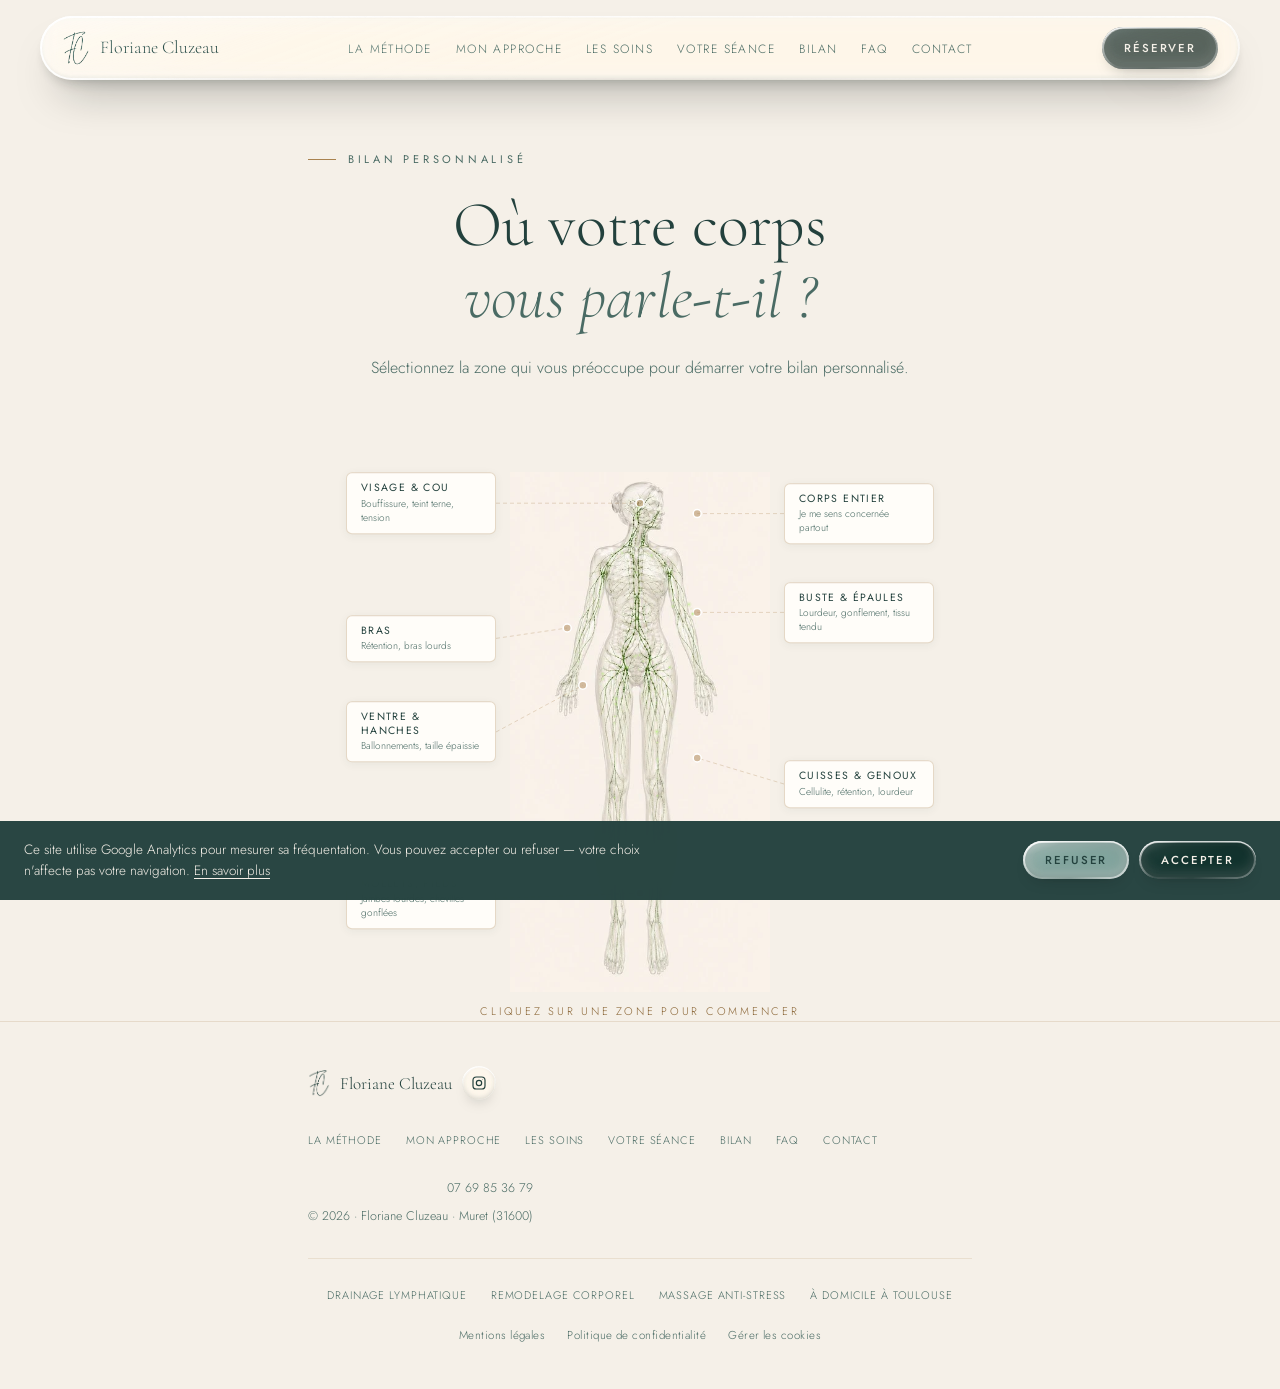
<file: bilan.html>
<!DOCTYPE html>
<html lang="fr">
<head>
<meta charset="UTF-8">
  <script>
    window.dataLayer = window.dataLayer || [];
    function gtag(){dataLayer.push(arguments);}
    gtag('consent', 'default', { 'analytics_storage': 'denied', 'ad_storage': 'denied' });
  </script>
<meta name="viewport" content="width=device-width, initial-scale=1.0">
<title>Bilan personnalisé en 6 questions – Drainage lymphatique Muret</title>
<link rel="icon" href="/favicon.ico" sizes="32x32">
<link rel="icon" type="image/png" href="/favicon.png" sizes="192x192">
<link rel="apple-touch-icon" href="/apple-touch-icon.png">
<meta name="description" content="Faites votre bilan personnalisé pour trouver l'accompagnement de drainage lymphatique Méthode Nado® adapté à vos besoins.">
<meta name="robots" content="index, follow">
<link rel="canonical" href="https://florianecluzeau.fr/bilan">
<meta property="og:title" content="Bilan personnalisé — Floriane Cluzeau">
<meta property="og:description" content="Faites votre bilan personnalisé pour trouver l'accompagnement Méthode Nado® adapté à vos besoins.">
<meta property="og:url" content="https://florianecluzeau.fr/bilan">
<meta property="og:type" content="website">
<meta property="og:site_name" content="Floriane Cluzeau — Drainage Lymphatique Méthode Nado®">
<meta property="og:locale" content="fr_FR">
<meta property="og:image" content="https://florianecluzeau.fr/assets/img/og-floriane-cluzeau.jpg">
<meta property="og:image:width" content="1200">
<meta property="og:image:height" content="630">
<meta property="og:image:alt" content="Floriane Cluzeau, praticienne certifiée Méthode Nado®, dans son cabinet de Muret">
<meta name="twitter:card" content="summary_large_image">
<link rel="preload" as="font" type="font/woff2" href="assets/fonts/cormorant-garamond-300-normal.woff2" crossorigin>
<link rel="preload" as="font" type="font/woff2" href="assets/fonts/jost-300-normal.woff2" crossorigin>
<link rel="stylesheet" href="styles.css">
<style>

:root{
  --fond:#F5F0E8;--encre:#23413D;--encre-2:#4A6B64;
  --or:#A9824F;--or-clair:#C4976A;--or-texte:#8A6535;
  --rosee:#F0DCD3;
  --carte-bord:1px solid rgba(169,130,79,.26);
  --carte-ombre:0 2px 18px rgba(35,65,61,.06);
}
*{margin:0;padding:0;box-sizing:border-box}
html{scroll-behavior:smooth;overflow-x:hidden}
body{font-family:'Jost',sans-serif;font-weight:300;color:var(--encre);background:var(--fond);line-height:1.75;font-size:17px;-webkit-font-smoothing:antialiased;overflow-x:hidden}
::selection{background:var(--rosee);color:var(--encre)}
h1,h2,h3{font-family:'Cormorant Garamond',serif;font-weight:300;line-height:1.12;color:var(--encre)}
.wrap{max-width:720px;margin:0 auto;padding:0 28px;position:relative;z-index:2}
a{color:inherit}
.verre{position:relative;background:#FFFDF9;border:var(--carte-bord);border-radius:6px;box-shadow:var(--carte-ombre)}
.verre.lisible{background:#FFFDF9}

/* ===== SCÈNE ===== */
#bilan-scene{
  position:relative;z-index:2;
  width:min(820px,100vw);
  margin:0 auto;
  display:flex;justify-content:center;
  padding:0 12px;
}
#body-wrap{position:relative;width:260px;flex-shrink:0}
@media(max-width:640px){#body-wrap{width:min(220px,calc(100vw - 32px))}}
#body-img{display:block;width:100%;height:auto}
#zones-svg{position:absolute;top:0;left:0;width:100%;height:100%;overflow:visible}
.zone-hit{fill:transparent;cursor:pointer;transition:fill .18s}

/* ===== CHIPS ===== */
/* positionnées en absolu par JS sur #bilan-scene */
.chip{
  position:absolute;
  display:flex;flex-direction:column;
  align-items:flex-start;
  gap:2px;
  padding:8px 14px;
  background:#FFFDF9;
  border:1px solid rgba(169,130,79,.3);
  border-radius:6px;
  cursor:pointer;
  box-shadow:0 2px 10px rgba(35,65,61,.06);
  transition:background .2s,border-color .2s,box-shadow .2s,transform .2s;
  z-index:10;
  transform:translateY(-50%);
  max-width:155px;
  text-align:left;
}
.chip-label{
  font-family:'Jost',sans-serif;font-size:10.5px;font-weight:400;
  letter-spacing:.13em;text-transform:uppercase;
  color:var(--encre);line-height:1.3;
  transition:color .2s;
}
.chip-sub{
  font-family:'Jost',sans-serif;font-size:10px;font-weight:300;
  color:var(--encre-2);line-height:1.4;
  letter-spacing:0;text-transform:none;
  transition:color .2s;
}
.chip:hover,.chip.hovered{
  background:#FBF6EE;
  border-color:var(--or-texte);
  box-shadow:0 4px 14px rgba(169,130,79,.16);
}
.chip:hover .chip-label,.chip.hovered .chip-label{color:var(--or-texte)}
.chip.selected{
  background:var(--encre);
  border-color:var(--encre);
  box-shadow:0 4px 16px rgba(35,65,61,.22);
}
.chip.selected .chip-label,.chip.selected .chip-sub{color:var(--fond)}
.chip.faded{opacity:.28;pointer-events:none}

/* Connecteurs SVG */
#connectors-svg{
  position:absolute;top:0;left:0;width:100%;height:100%;
  pointer-events:none;z-index:5;overflow:visible;
}
.c-line{stroke:rgba(169,130,79,.28);stroke-width:1;fill:none;stroke-dasharray:4 3;transition:stroke .2s,opacity .2s}
.c-line.hovered{stroke:var(--or-clair);stroke-dasharray:none}
.c-line.selected{stroke:var(--encre);stroke-dasharray:none;stroke-width:1.5}
.c-line.faded{opacity:.15}
.c-dot{fill:rgba(169,130,79,.5);stroke:#fff;stroke-width:1.5;transition:all .2s}
.c-dot.hovered{fill:var(--or)}
.c-dot.selected{fill:var(--encre);filter:drop-shadow(0 0 3px rgba(35,65,61,.5))}
.c-dot.faded{opacity:.18}

/* Mobile chips */
#chips-mobile{
  display:none;flex-wrap:wrap;gap:8px;
  justify-content:center;padding:14px 16px 0;
  position:relative;z-index:2;max-width:480px;margin:0 auto;
}
.chip-mob{
  display:flex;flex-direction:column;gap:1px;
  padding:8px 12px;
  background:#FFFDF9;
  border:1px solid rgba(169,130,79,.3);border-radius:6px;
  cursor:pointer;transition:background .2s,border-color .2s;
}
.chip-mob .chip-label{font-size:10px;letter-spacing:.12em;text-transform:uppercase;color:var(--encre);font-weight:400;font-family:'Jost',sans-serif}
.chip-mob .chip-sub{font-size:9.5px;color:var(--encre-2);font-family:'Jost',sans-serif;font-weight:300}
.chip-mob:hover{background:#FBF6EE;border-color:var(--or-texte)}
.chip-mob.selected{background:var(--encre);border-color:var(--encre)}
.chip-mob.selected .chip-label,.chip-mob.selected .chip-sub{color:var(--fond)}
.chip-mob.faded{opacity:.3;pointer-events:none}

.canvas-hint{text-align:center;font-size:11px;letter-spacing:.25em;text-transform:uppercase;color:var(--or-texte);margin-top:10px;position:relative;z-index:2;animation:pulse 2.5s ease-in-out infinite}
@keyframes pulse{0%,100%{opacity:.2}50%{opacity:.8}}

/* QUIZ */
#quiz-zone{display:none;position:relative;z-index:2;padding-bottom:80px;margin-top:36px}
.progress-zone{max-width:560px;margin:0 auto 36px;padding:0 4px}
.progress-track{height:1.5px;background:rgba(169,130,79,.18);border-radius:2px;overflow:hidden;margin-bottom:8px}
.progress-fill{height:100%;background:linear-gradient(90deg,var(--encre),var(--or));border-radius:2px;transition:width .55s cubic-bezier(.4,0,.2,1);width:25%}
.progress-lbl{font-size:11px;color:var(--or-texte);letter-spacing:.07em;text-align:right}
.q-card{padding:36px 36px 30px;margin-bottom:16px}
.q-num{font-size:10px;letter-spacing:.18em;text-transform:uppercase;color:var(--or-texte);font-weight:400;margin-bottom:12px;display:block}
.q-texte{font-family:'Cormorant Garamond',serif;font-size:clamp(20px,3vw,25px);font-weight:300;line-height:1.38}
.q-texte em{font-style:italic}
.opts{display:flex;flex-direction:column;gap:9px;margin-top:24px}
.opt{display:flex;align-items:flex-start;gap:14px;padding:14px 18px;background:transparent;border:1px solid rgba(169,130,79,.28);border-radius:8px;cursor:pointer;transition:background .25s,border-color .25s,transform .2s;text-align:left;width:100%;font-family:'Jost',sans-serif}
.opt:hover{background:rgba(169,130,79,.06);border-color:var(--or-texte);transform:translateX(3px)}
.opt.sel{background:rgba(35,65,61,.06);border-color:var(--encre)}
.opt-dot{width:18px;height:18px;border-radius:50%;border:1.5px solid rgba(169,130,79,.4);flex-shrink:0;margin-top:3px;transition:all .25s;display:flex;align-items:center;justify-content:center}
.opt.sel .opt-dot{background:var(--encre);border-color:var(--encre)}
.opt.sel .opt-dot::after{content:"";width:6px;height:6px;border-radius:50%;background:var(--fond)}
.opt-txt{display:flex;flex-direction:column;gap:3px}
.opt-label{font-size:15px;font-weight:400;color:var(--encre)}
.opt-sub{font-size:12.5px;font-weight:300;color:var(--encre-2);line-height:1.5}
.btn-suite{display:none;margin:20px auto 0}
.btn-suite.vis{display:block}
.email-card{display:none;padding:36px;margin-bottom:16px;text-align:center}
.email-card.vis{display:block}
.email-card h2{font-size:clamp(24px,3.5vw,32px);margin-bottom:16px}
.email-card p{color:var(--encre-2);margin-bottom:28px;font-size:15px}
.email-field{display:flex;gap:10px;max-width:400px;margin:0 auto;flex-wrap:wrap;justify-content:center}
.email-field input{flex:1;min-width:200px;padding:14px 20px;border-radius:100px;border:1.5px solid rgba(169,130,79,.3);background:rgba(255,255,255,.7);font-family:'Jost',sans-serif;font-size:15px;color:var(--encre);outline:none;transition:border-color .25s}
.email-field input:focus{border-color:var(--or)}

/* RESULT */
#result{display:none;position:relative;z-index:2;padding-bottom:100px}
#result.vis{display:block}
.result-hero{text-align:center;padding:108px 0 40px}
.result-tag{display:inline-block;padding:5px 20px;border-radius:100px;background:rgba(169,130,79,.1);border:1px solid rgba(169,130,79,.3);font-size:11px;letter-spacing:.3em;text-transform:uppercase;color:var(--or-texte);margin-bottom:20px}
.result-titre{font-size:clamp(32px,5vw,58px);margin-bottom:20px}
.result-titre em{font-style:italic;color:var(--or-texte)}
.result-intro{font-size:16px;color:var(--encre-2);max-width:520px;margin:0 auto 40px;line-height:1.8}
.soin-card{padding:40px;margin-bottom:20px}
.soin-card h3{font-size:clamp(22px,3vw,30px);margin-bottom:16px}
.soin-card p{color:var(--encre-2);font-size:15px;line-height:1.8}
.science-bloc{padding:28px 36px;border-left:2px solid var(--or-clair);margin:12px 0 24px;font-size:14px;color:var(--encre-2);font-style:italic;line-height:1.8}
.result-ctas{display:flex;gap:14px;justify-content:center;flex-wrap:wrap;margin-top:36px}

</style>
</head>
<body>
<a class="skip-link" href="#main">Aller au contenu</a>

<nav aria-label="Navigation principale">
  <div class="nav-in">
    <a href="/" class="brand" aria-label="Accueil Floriane Cluzeau">
      <img src="assets/img/monogram-v2-120.webp" alt="" class="brand-logo" width="93" height="120" aria-hidden="true">
      <span class="brand-text">Floriane Cluzeau</span>
    </a>
    <ul class="nav-links" role="list">
      <li><a href="methode">La Méthode</a></li>
      <li><a href="mon-approche">Mon approche</a></li>
      <li><a href="soins">Les Soins</a></li>
      <li><a href="seance">Votre Séance</a></li>
      <li><a href="bilan" aria-current="page">Bilan</a></li>
      <li><a href="faq">FAQ</a></li>
      <li><a href="contact">Contact</a></li>
    </ul>
    <div class="nav-actions">
      <a href="tel:+33769853679" class="nav-tel">07 69 85 36 79</a>
      <a href="https://www.planity.com/floriane-cluzeau-31600-muret" class="btn btn-sm" target="_blank" rel="noopener">Réserver</a>
      <button class="nav-toggle" aria-expanded="false" aria-controls="mobile-menu" aria-label="Ouvrir le menu">
        <span></span><span></span><span></span>
      </button>
    </div>
  </div>
</nav>

<div id="mobile-menu" class="mobile-menu">
  <a href="methode">La Méthode</a>
  <a href="mon-approche">Mon approche</a>
  <a href="soins">Les Soins</a>
  <a href="seance">Votre Séance</a>
  <a href="bilan">Bilan</a>
  <a href="faq">FAQ</a>
  <a href="contact">Contact</a>
  <a href="tel:+33769853679" class="mobile-tel">07 69 85 36 79</a>
</div>

<main id="main">

<section class="page-head reveal" id="hero-section">
  <div class="wrap">
    <span class="eyebrow">Bilan personnalisé</span>
    <h1>Où votre corps<br><em>vous parle-t-il ?</em></h1>
    <p class="hero-intro">Sélectionnez la zone qui vous préoccupe pour démarrer votre bilan personnalisé.</p>
  </div>
</section>

<div id="bilan-scene">
  <svg id="connectors-svg"></svg>
  <div id="body-wrap">
    <img id="body-img"
      src="assets/img/lymph-body.webp"
      width="420" height="840"
      alt="Système lymphatique féminin — bilan personnalisé"
      draggable="false"/>

    <!-- viewBox 420×840 = proportions exactes de l'image -->
    <svg id="zones-svg" viewBox="0 0 420 840">
      <!-- CORPS ENTIER — fond, doit rester DERRIERE les zones precises (priorite la
           plus basse). Place en premier dans le DOM : en SVG, l'ordre du document
           determine l'ordre d'empilement ET de hit-testing (le dernier element est
           "au-dessus"). Avant ce correctif, ce rect etait place en dernier et
           recouvrait donc TOUTES les autres zones : un clic direct sur le corps
           tombait systematiquement sur "corps" au lieu de la zone precise visee. -->
      <rect class="zone-hit" data-zone="corps"
        x="35" y="0" width="350" height="840"/>

      <!-- VISAGE & COU : haut du corps -->
      <ellipse class="zone-hit" data-zone="visage" cx="215" cy="55" rx="85" ry="58"/>
      <rect class="zone-hit" data-zone="visage" x="180" y="108" width="70" height="30" rx="6"/>

      <!-- BUSTE & ÉPAULES : de la clavicule (≈140) à la taille (≈290), sans bras -->
      <path class="zone-hit" data-zone="buste"
        d="M150,135 L280,135 L270,200 L255,290 L175,290 L160,200 Z"/>

      <!-- BRAS GAUCHE (côté gauche de l'image = bras droit du sujet) -->
      <path class="zone-hit" data-zone="bras-g"
        d="M48,150 L150,135 L160,200 L152,375 L88,405 L42,345 L40,235 Z"/>

      <!-- BRAS DROIT (côté droit de l'image = bras gauche du sujet) -->
      <path class="zone-hit" data-zone="bras-d"
        d="M280,135 L372,150 L380,235 L378,345 L332,405 L268,375 L270,200 Z"/>

      <!-- VENTRE & HANCHES : de la taille (≈290) aux aines (≈405), hanches comprises -->
      <path class="zone-hit" data-zone="ventre"
        d="M175,290 L255,290 L290,335 L270,405 L160,405 L140,335 Z"/>

      <!-- CUISSES & GENOUX : des aines (≈405) au genou (≈520) -->
      <path class="zone-hit" data-zone="cuisses"
        d="M140,405 L210,415 L280,405 L288,460 L282,520 L138,520 L132,460 Z"/>

      <!-- MOLLETS, CHEVILLES & PIEDS : du genou (≈520) aux orteils -->
      <path class="zone-hit" data-zone="mollets"
        d="M138,520 L210,528 L282,520 L290,674 L268,840 L152,840 L130,674 Z"/>

    </svg>

    <!-- Canvas particules lymphatiques animées -->
    <canvas id="lymph-canvas" style="position:absolute;top:0;left:0;width:100%;height:100%;pointer-events:none;z-index:6;"></canvas>
  </div>
</div>

<div id="chips-mobile"></div>
<p class="canvas-hint" id="canvas-hint">Cliquez sur une zone pour commencer</p>

<!-- QUIZ — 6 questions scientifiques adaptées à la zone -->
<div id="quiz-zone">
  <div class="wrap">
    <div class="progress-zone">
      <div class="progress-track"><div class="progress-fill" id="prog-fill"></div></div>
      <div class="progress-lbl" id="prog-lbl" aria-live="polite">Question 1 sur 6</div>
    </div>

    <!-- Q1 — injectée dynamiquement selon zone -->
    <div id="q1" class="verre lisible q-card reveal">
      <span class="q-num" id="q1-num">Question 1 / 6</span>
      <div class="q-texte" id="q1-texte"></div>
      <div class="opts" id="q1-opts" role="radiogroup" aria-label="Choisissez une reponse"></div>
      <button class="btn btn-suite" id="suite1" onclick="allerA(2)">Continuer &#8594;</button>
    </div>

    <!-- Q2 — Rythme circadien : marqueur diagnostique clé (CIVIQ-2 / Venous Clinical Severity Score) -->
    <div id="q2" style="display:none" class="verre lisible q-card reveal">
      <span class="q-num">Question 2 / 6</span>
      <div class="q-texte">Dans la journée, <em>ce que vous ressentez...</em></div>
      <div class="opts" role="radiogroup" aria-label="Choisissez une reponse">
        <button class="opt" onclick="choisir(2,'A')" role="radio" aria-checked="false"><span class="opt-dot"></span><span class="opt-txt">
          <span class="opt-label">Est pire le soir, mieux le matin</span>
          <span class="opt-sub">Je me réveille normale — en fin de journée, je me sens gonflée, lourde</span>
        </span></button>
        <button class="opt" onclick="choisir(2,'B')" role="radio" aria-checked="false"><span class="opt-dot"></span><span class="opt-txt">
          <span class="opt-label">Est constant — matin comme soir</span>
          <span class="opt-sub">La gêne est là dès le réveil, elle ne varie pas vraiment dans la journée</span>
        </span></button>
        <button class="opt" onclick="choisir(2,'C')" role="radio" aria-checked="false"><span class="opt-dot"></span><span class="opt-txt">
          <span class="opt-label">Varie selon les jours ou les semaines</span>
          <span class="opt-sub">Certaines périodes c'est bien pire — sans que j'en comprenne toujours la raison</span>
        </span></button>
        <button class="opt" onclick="choisir(2,'D')" role="radio" aria-checked="false"><span class="opt-dot"></span><span class="opt-txt">
          <span class="opt-label">Apparaît surtout après les repas ou la nuit</span>
          <span class="opt-sub">Ventre gonflé après manger, visage bouffi au réveil — puis ça se dissipe</span>
        </span></button>
      </div>
      <button class="btn btn-suite" id="suite2" onclick="allerA(3)">Continuer &#8594;</button>
    </div>

    <!-- Q3 — Facteurs déclenchants (orientation étiologique clinique) -->
    <div id="q3" style="display:none" class="verre lisible q-card reveal">
      <span class="q-num">Question 3 / 6</span>
      <div class="q-texte">Ce qui aggrave ou déclenche <em>clairement ce que vous ressentez...</em></div>
      <div class="opts" role="radiogroup" aria-label="Choisissez une reponse">
        <button class="opt" onclick="choisir(3,'A')" role="radio" aria-checked="false"><span class="opt-dot"></span><span class="opt-txt">
          <span class="opt-label">Les périodes hormonales</span>
          <span class="opt-sub">Avant les règles, en phase lutéale, grossesse, préménopause — nettement pire à ces moments-là</span>
        </span></button>
        <button class="opt" onclick="choisir(3,'B')" role="radio" aria-checked="false"><span class="opt-dot"></span><span class="opt-txt">
          <span class="opt-label">La chaleur, la position, la gravité</span>
          <span class="opt-sub">Longue journée debout ou assise, vol, fortes chaleurs — ça empire clairement</span>
        </span></button>
        <button class="opt" onclick="choisir(3,'C')" role="radio" aria-checked="false"><span class="opt-dot"></span><span class="opt-txt">
          <span class="opt-label">Le stress, la fatigue, les émotions</span>
          <span class="opt-sub">Quand je suis épuisée ou sous pression, mon corps le montre immédiatement</span>
        </span></button>
        <button class="opt" onclick="choisir(3,'D')" role="radio" aria-checked="false"><span class="opt-dot"></span><span class="opt-txt">
          <span class="opt-label">Je ne vois pas de déclencheur précis</span>
          <span class="opt-sub">C'est là de façon stable, quelle que soit ma situation du moment</span>
        </span></button>
      </div>
      <button class="btn btn-suite" id="suite3" onclick="allerA(4)">Continuer &#8594;</button>
    </div>

    <!-- Q4 — Ancienneté et trajectoire (pronostique sur nombre de séances) -->
    <div id="q4" style="display:none" class="verre lisible q-card reveal">
      <span class="q-num">Question 4 / 6</span>
      <div class="q-texte">Si vous décrivez <em>l'évolution dans le temps...</em></div>
      <div class="opts" role="radiogroup" aria-label="Choisissez une reponse">
        <button class="opt" onclick="choisir(4,'A')" role="radio" aria-checked="false"><span class="opt-dot"></span><span class="opt-txt">
          <span class="opt-label">C'est récent — quelque chose a changé</span>
          <span class="opt-sub">Depuis quelques mois, mon corps a changé. Un événement ou une période a déclenché ça</span>
        </span></button>
        <button class="opt" onclick="choisir(4,'B')" role="radio" aria-checked="false"><span class="opt-dot"></span><span class="opt-txt">
          <span class="opt-label">Ça s'est installé progressivement sur des années</span>
          <span class="opt-sub">Presque imperceptiblement — je m'y suis habituée, mais j'en ai assez</span>
        </span></button>
        <button class="opt" onclick="choisir(4,'C')" role="radio" aria-checked="false"><span class="opt-dot"></span><span class="opt-txt">
          <span class="opt-label">J'ai toujours eu ça, ou presque</span>
          <span class="opt-sub">C'est constitutionnel, ancré — ça fait partie de ma morphologie depuis longtemps</span>
        </span></button>
        <button class="opt" onclick="choisir(4,'D')" role="radio" aria-checked="false"><span class="opt-dot"></span><span class="opt-txt">
          <span class="opt-label">Ça s'aggrave par cycles ou par vagues</span>
          <span class="opt-sub">Périodes supportables, puis ça reprend. La dynamique est cyclique, sans logique toujours claire</span>
        </span></button>
      </div>
      <button class="btn btn-suite" id="suite4" onclick="allerA(5)">Continuer &#8594;</button>
    </div>

    <!-- Q5 — Mode de vie (facteurs aggravants documentés scientifiquement) -->
    <div id="q5" style="display:none" class="verre lisible q-card reveal">
      <span class="q-num">Question 5 / 6</span>
      <div class="q-texte">Dans votre quotidien, <em>ce qui vous ressemble le mieux...</em></div>
      <div class="opts" role="radiogroup" aria-label="Choisissez une reponse">
        <button class="opt" onclick="choisir(5,'A')" role="radio" aria-checked="false"><span class="opt-dot"></span><span class="opt-txt">
          <span class="opt-label">Sédentarité ou position fixe prolongée</span>
          <span class="opt-sub">Bureau, voiture, peu de mouvement — je le sais et le reconnais volontiers</span>
        </span></button>
        <button class="opt" onclick="choisir(5,'B')" role="radio" aria-checked="false"><span class="opt-dot"></span><span class="opt-txt">
          <span class="opt-label">Je bouge régulièrement, et pourtant ça persiste</span>
          <span class="opt-sub">Activité physique réelle — le problème est là indépendamment de mon niveau d'activité</span>
        </span></button>
        <button class="opt" onclick="choisir(5,'C')" role="radio" aria-checked="false"><span class="opt-dot"></span><span class="opt-txt">
          <span class="opt-label">Mon alimentation et mon stress jouent un rôle</span>
          <span class="opt-sub">Je ressens l'impact du sel, du sucre, des nuits difficiles — mon corps amplifie tout</span>
        </span></button>
        <button class="opt" onclick="choisir(5,'D')" role="radio" aria-checked="false"><span class="opt-dot"></span><span class="opt-txt">
          <span class="opt-label">Mon hygiène de vie est équilibrée — c'est structurel</span>
          <span class="opt-sub">Je fais attention à tout, et c'est là quand même. C'est ancré dans ma morphologie</span>
        </span></button>
      </div>
      <button class="btn btn-suite" id="suite5" onclick="allerA(6)">Continuer &#8594;</button>
    </div>

    <!-- Q6 — Attente et intention (oriente le discours du résultat) -->
    <div id="q6" style="display:none" class="verre lisible q-card reveal">
      <span class="q-num">Question 6 / 6</span>
      <div class="q-texte">Ce que vous cherchez <em>avant tout dans cet accompagnement...</em></div>
      <div class="opts" role="radiogroup" aria-label="Choisissez une reponse">
        <button class="opt" onclick="choisir(6,'A')" role="radio" aria-checked="false"><span class="opt-dot"></span><span class="opt-txt">
          <span class="opt-label">Retrouver la légèreté — rapidement</span>
          <span class="opt-sub">Sentir mon corps différemment dès les premières séances. Un soulagement concret</span>
        </span></button>
        <button class="opt" onclick="choisir(6,'B')" role="radio" aria-checked="false"><span class="opt-dot"></span><span class="opt-txt">
          <span class="opt-label">Une transformation visible et durable</span>
          <span class="opt-sub">Voir une vraie différence dans le miroir. Quelque chose qui tient dans le temps</span>
        </span></button>
        <button class="opt" onclick="choisir(6,'C')" role="radio" aria-checked="false"><span class="opt-dot"></span><span class="opt-txt">
          <span class="opt-label">Comprendre ce qui se passe dans mon corps</span>
          <span class="opt-sub">Mettre des mots sur ce que je ressens. Comprendre pourquoi — et agir de façon ciblée</span>
        </span></button>
        <button class="opt" onclick="choisir(6,'D')" role="radio" aria-checked="false"><span class="opt-dot"></span><span class="opt-txt">
          <span class="opt-label">Prendre soin de moi en profondeur</span>
          <span class="opt-sub">Un soin autant qu'une transformation. Me reconnecter à mon corps de façon durable</span>
        </span></button>
      </div>
      <button class="btn btn-suite" id="suite6" onclick="afficherEmail()">Découvrir mon profil &#8594;</button>
    </div>

    <!-- EMAIL -->
    <div class="verre lisible email-card" id="email-card">
      <h2>Votre profil est <em>prêt</em></h2>
      <p>Laissez votre adresse pour recevoir votre bilan complet directement dans votre boîte mail — ou continuez sans si vous préférez.</p>
      <!-- Texte aligné sur ce que fait réellement le script (voir notifierFloriane) et sur
           la politique de confidentialité : réponses transmises anonymement à Floriane,
           adresse transmise seulement si la case est cochée. -->
      <p style="font-size:12px;color:var(--encre-2);margin-bottom:20px;line-height:1.6;padding:12px 16px;background:rgba(169,130,79,.06);border-radius:12px;">Votre adresse sert uniquement à vous envoyer ce bilan (via notre prestataire d'envoi EmailJS) et ne sera jamais utilisée à des fins commerciales. Vos réponses sont transmises à Floriane Cluzeau sans votre nom ni votre adresse, pour l'aider à connaître les besoins exprimés. <a href="politique-confidentialite#bilan" style="color:inherit">En savoir plus</a></p>
      <label for="email-input" style="position:absolute;width:1px;height:1px;overflow:hidden;clip:rect(0 0 0 0)">Votre adresse e-mail</label>
      <input type="email" id="email-input" autocomplete="email" placeholder="votre@email.fr" style="display:block;width:100%;max-width:360px;margin:0 auto 14px;padding:14px 20px;border-radius:100px;border:1.5px solid rgba(169,130,79,.3);background:rgba(255,255,255,.7);font-family:'Jost',sans-serif;font-size:15px;color:var(--encre);outline:none;text-align:center;">
      <div class="field-consent" style="display:flex;max-width:360px;margin:0 auto 18px;text-align:left">
        <input type="checkbox" id="email-partage">
        <label for="email-partage">Facultatif : je souhaite que Floriane reçoive aussi mon adresse avec mes réponses, pour pouvoir me recontacter.</label>
      </div>
      <div style="display:flex;flex-direction:column;gap:10px;align-items:center;">
        <button class="btn" onclick="soumettreEmail()">Recevoir mon bilan par email</button>
        <button onclick="afficherResultat()" style="background:none;border:none;cursor:pointer;font-size:13px;color:var(--or-texte);text-decoration:underline;font-family:'Jost',sans-serif;padding:4px 0;">Voir mon profil directement &#8594;</button>
      </div>
    </div>
  </div>
</div>

<!-- RÉSULTAT -->
<div id="result" style="display:none">
  <div class="result-hero" style="text-align:center;padding:108px 0 40px">
    <div class="wrap">
      <span class="result-tag reveal" id="result-tag" style="display:inline-block;padding:5px 20px;border-radius:100px;background:rgba(169,130,79,.1);border:1px solid rgba(169,130,79,.3);font-size:11px;letter-spacing:.3em;text-transform:uppercase;color:var(--or-texte);margin-bottom:20px"></span>
      <h2 class="result-titre reveal" id="result-titre" style="font-size:clamp(26px,4.5vw,50px);margin-bottom:20px"></h2>
      <p class="result-intro reveal" id="result-intro" style="font-size:16px;color:var(--encre-2);max-width:560px;margin:0 auto;line-height:1.9"></p>
      <div id="result-illo" style="margin-top:24px"></div>
    </div>
  </div>
  <div class="wrap">
    <div class="verre lisible reveal" style="padding:36px;margin-bottom:20px">
      <span class="eyebrow">Ce que votre profil révèle</span>
      <div id="profil-lecture" style="font-size:15px;color:var(--encre-2);line-height:1.85"></div>
    </div>
    <div class="verre lisible reveal" style="padding:36px;margin-bottom:20px">
      <span class="eyebrow">Soin recommandé</span>
      <div id="soin-titre" style="font-family:'Cormorant Garamond',serif;font-size:clamp(20px,2.8vw,26px);font-weight:300;color:var(--encre);margin-bottom:14px"></div>
      <div id="soin-texte" style="font-size:15px;color:var(--encre-2);line-height:1.8"></div>
      <div style="height:1px;background:rgba(169,130,79,.15);margin:22px 0"></div>
      <div style="display:flex;align-items:center;gap:8px;margin-bottom:12px">
        <div style="width:7px;height:7px;border-radius:50%;background:var(--or)"></div>
        <span style="font-size:11px;letter-spacing:.18em;text-transform:uppercase;color:var(--or-texte)">Ce que dit la science</span>
      </div>
      <div id="science-texte" style="font-size:14px;color:var(--encre-2);font-style:italic;line-height:1.8"></div>
    </div>
    <div class="verre reveal" style="padding:24px 28px;margin-bottom:32px;display:flex;gap:16px;align-items:flex-start">
      <svg width="30" height="30" viewBox="0 0 30 30" fill="none" style="flex-shrink:0;margin-top:2px">
        <circle cx="12" cy="12" r="8.5" stroke="#A9824F" stroke-width="1.2" fill="none"/>
        <path d="M19 19 L27 27" stroke="#A9824F" stroke-width="1.5" stroke-linecap="round"/>
        <path d="M8.5 12 C8.5 10, 10 8.5, 12 8.5" stroke="#C4976A" stroke-width="1" stroke-linecap="round"/>
      </svg>
      <p style="font-size:14px;color:var(--encre-2);line-height:1.75"><strong style="color:var(--encre);font-weight:500">L'Initiale</strong> — Chaque première séance fait l'objet d'un bilan approfondi pour affiner et cibler le mieux possible votre accompagnement. Ce profil est une première orientation, pas une prescription.</p>
    </div>
    <div class="verre lisible reveal" style="padding:40px;text-align:center">
      <h2 style="font-size:clamp(26px,4vw,42px);margin-bottom:16px">Prête &#224; commencer ?<br><span style="font-family:'Cormorant Garamond',serif;font-style:italic;color:var(--or-texte)">R&#233;servez l'Initiale</span></h2>
      <p style="color:var(--encre-2);margin-bottom:28px;font-size:15px">La premi&#232;re s&#233;ance est un bilan complet, con&#231;u pour construire un protocole vraiment sur mesure pour votre corps.</p>
      <a href="https://www.planity.com/floriane-cluzeau-31600-muret" class="btn" target="_blank" rel="noopener" style="display:inline-block;margin-bottom:16px">R&#233;server ma s&#233;ance Initiale &#8212; 160&#160;&#8364;</a>
      <p style="font-size:13px;color:var(--or-texte)">Muret (31600) &#183; En cabinet ou &#224; domicile &#183; Sur Planity</p>
      <div style="margin-top:20px"><button class="btn bulle" onclick="recommencer()">Recommencer le bilan</button></div>
    </div>
  </div>
</div>

<svg id="illo-drainage" style="display:none" width="130" height="70" viewBox="0 0 130 70" fill="none">
  <path d="M8 56 C24 36, 44 18, 65 16 C86 14, 106 36, 122 20" stroke="#C4976A" stroke-width="1.3" stroke-linecap="round" fill="none"/>
  <path d="M4 64 C22 44, 46 26, 68 24 C90 22, 110 44, 124 28" stroke="#A9824F" stroke-width="1.6" stroke-linecap="round" fill="none" opacity=".8"/>
  <circle cx="65" cy="16" r="4" fill="#A9824F" opacity=".4"/>
</svg>
<svg id="illo-remodel" style="display:none" width="100" height="100" viewBox="0 0 100 100" fill="none">
  <ellipse cx="50" cy="50" rx="36" ry="42" stroke="#C4976A" stroke-width="1" fill="none" opacity=".35"/>
  <ellipse cx="50" cy="50" rx="24" ry="30" stroke="#A9824F" stroke-width="1.1" fill="none" opacity=".4"/>
  <ellipse cx="50" cy="50" rx="12" ry="18" stroke="#C4976A" stroke-width=".9" fill="none" opacity=".45"/>
  <circle cx="50" cy="50" r="4" fill="#A9824F" opacity=".3"/>
</svg>
<svg id="illo-mixed" style="display:none" width="130" height="80" viewBox="0 0 130 80" fill="none">
  <path d="M8 58 C26 38, 48 22, 65 20 C82 18, 102 40, 122 24" stroke="#C4976A" stroke-width="1.2" stroke-linecap="round" fill="none" opacity=".7"/>
  <ellipse cx="65" cy="52" rx="28" ry="20" stroke="#A9824F" stroke-width="1" fill="none" opacity=".3"/>
  <path d="M8 68 C28 56, 50 44, 70 42 C90 40, 108 56, 122 46" stroke="#A9824F" stroke-width="1.1" stroke-linecap="round" fill="none" opacity=".55"/>
  <circle cx="65" cy="20" r="3.5" fill="#C4976A" opacity=".4"/>
</svg>



</main>

<footer>
  <div class="wrap footer-in">
    <div class="footer-brand">
      <img src="assets/img/monogram-v2-120.webp" width="93" height="120" alt="" aria-hidden="true">
      <span>Floriane Cluzeau</span>
      <a href="https://www.instagram.com/floriane.drainage/" class="social-icon" target="_blank" rel="noopener" aria-label="Floriane Cluzeau sur Instagram">
        <svg viewBox="0 0 24 24" fill="none" stroke="currentColor" stroke-width="1.8" stroke-linecap="round" stroke-linejoin="round" aria-hidden="true">
          <rect x="3" y="3" width="18" height="18" rx="5"/>
          <circle cx="12" cy="12" r="4"/>
          <circle cx="17.2" cy="6.8" r=".6" fill="currentColor" stroke="none"/>
        </svg>
      </a>
    </div>
    <ul class="footer-links" role="list">
      <li><a href="methode">La Méthode</a></li>
      <li><a href="mon-approche">Mon approche</a></li>
      <li><a href="soins">Les Soins</a></li>
      <li><a href="seance">Votre Séance</a></li>
      <li><a href="bilan">Bilan</a></li>
      <li><a href="faq">FAQ</a></li>
      <li><a href="contact">Contact</a></li>
    </ul>
    <div class="footer-meta">
      <a href="tel:+33769853679">07 69 85 36 79</a>
      <span>© 2026 · Floriane Cluzeau · Muret (31600)</span>
    </div>
  </div>
  <div class="wrap">
    <ul class="footer-soins" role="list" aria-label="Nos soins">
      <li><a href="drainage-lymphatique">Drainage lymphatique</a></li>
      <li><a href="remodelage-corporel">Remodelage corporel</a></li>
      <li><a href="massage-anti-stress">Massage anti-stress</a></li>
      <li><a href="domicile-toulouse">À domicile à Toulouse</a></li>
    </ul>
    <div class="footer-legal">
      <a href="mentions-legales">Mentions légales</a>
      <a href="politique-confidentialite">Politique de confidentialité</a>
      <button type="button" data-cookies>Gérer les cookies</button>
    </div>
  </div>
</footer>

<div class="sticky-cta" role="region" aria-label="Actions rapides">
  <a href="tel:+33769853679" class="btn ghost">Appeler</a>
  <a href="https://www.planity.com/floriane-cluzeau-31600-muret" class="btn" target="_blank" rel="noopener">Réserver</a>
</div>

<!-- EmailJS : envoi automatique du bilan personnalise a la cliente (cote client, sans backend).
     Configuration requise avant mise en production : voir EMAILJS_PUBLIC_KEY / SERVICE_ID / TEMPLATE_ID
     ci-dessous et le fichier email-template-bilan.html fourni a part. -->
<script src="assets/js/emailjs-4.4.1.min.js"></script>
<script>
// ================================================================
// CONFIG EMAILJS — a completer une seule fois (compte gratuit sur emailjs.com)
// 1. EMAILJS_PUBLIC_KEY : Account > General > Public Key
// 2. EMAILJS_SERVICE_ID  : Email Services > (service cree) > Service ID
// 3. EMAILJS_TEMPLATE_ID : Email Templates > (template importe depuis
//    email-template-bilan.html) > Template ID
// Tant que ces 3 valeurs contiennent "A_CONFIGURER", l'envoi est desactive
// silencieusement (le bilan continue de s'afficher normalement a l'ecran).
// ================================================================
const EMAILJS_PUBLIC_KEY  = '1577e8IW2p2dTskrw';
const EMAILJS_SERVICE_ID  = 'service_v1qtocn';
const EMAILJS_TEMPLATE_ID = 'template_t9e6pvg';
const EMAILJS_READY = ![EMAILJS_PUBLIC_KEY, EMAILJS_SERVICE_ID, EMAILJS_TEMPLATE_ID].includes('A_CONFIGURER');
if(EMAILJS_READY && window.emailjs){ emailjs.init({publicKey: EMAILJS_PUBLIC_KEY}); }

// ================================================================
// CONFIG DES ZONES
// dotX/dotY : position du point sur le corps en % de l'image
// chipSide : côté de la chip (left/right)
// chipTop : position verticale de la chip en % de la hauteur image
// ================================================================
const ZONES = [
  {
    id:'corps',   label:'Corps entier',        sub:'Je me sens concernée partout',
    dotX:'72%',  dotY:'8%',   chipSide:'right', chipTop:'8%'
  },
  {
    id:'visage',  label:'Visage & cou',         sub:'Bouffissure, teint terne, tension',
    dotX:'50%',  dotY:'6%',   chipSide:'left',  chipTop:'6%'
  },
  {
    id:'buste',   label:'Buste & épaules',      sub:'Lourdeur, gonflement, tissu tendu',
    dotX:'72%',  dotY:'27%',  chipSide:'right', chipTop:'27%'
  },
  {
    id:'bras-g',  label:'Bras',                 sub:'Rétention, bras lourds',
    dotX:'22%',  dotY:'30%',  chipSide:'left',  chipTop:'32%'
  },
  {
    id:'ventre',  label:'Ventre & hanches',     sub:'Ballonnements, taille épaissie',
    dotX:'28%',  dotY:'41%',  chipSide:'left',  chipTop:'50%'
  },
  {
    id:'cuisses', label:'Cuisses & genoux',     sub:'Cellulite, rétention, lourdeur',
    dotX:'72%',  dotY:'55%',  chipSide:'right', chipTop:'60%'
  },
  {
    id:'mollets', label:'Mollets, pieds',       sub:'Jambes lourdes, chevilles gonflées',
    dotX:'50%',  dotY:'81%',  chipSide:'left',  chipTop:'82%'
  },
];

// SVG zones par id logique
const SVG_ZONES = {
  'visage' : ['visage'],
  'buste'  : ['buste'],
  'bras-g' : ['bras-g','bras-d'],   // les deux bras ensemble
  'ventre' : ['ventre'],
  'cuisses': ['cuisses'],
  'mollets': ['mollets'],
  'corps'  : ['corps'],
};

let selectedZone = null;
const chipEls = {};

// ================================================================
// BUILD INTERFACE (JS dynamique après mesure image)
// ================================================================
function buildInterface(){
  const scene    = document.getElementById('bilan-scene');
  const bodyWrap = document.getElementById('body-wrap');
  const connSVG  = document.getElementById('connectors-svg');
  const mob      = document.getElementById('chips-mobile');
  const isMobile = window.innerWidth <= 640;

  // Nettoyer
  connSVG.innerHTML = '';
  document.querySelectorAll('.chip').forEach(c=>c.remove());
  mob.innerHTML = '';
  Object.keys(chipEls).forEach(k=>delete chipEls[k]);

  if(isMobile){
    mob.style.display = 'flex';
    ZONES.forEach(z=>{
      const c = document.createElement('button');
      c.className = 'chip-mob';
      c.innerHTML = '<span class="chip-label">'+z.label+'</span><span class="chip-sub">'+z.sub+'</span>';
      c.dataset.id = z.id;
      c.addEventListener('click',()=>{ if(!selectedZone) selectZone(z.id); });
      chipEls[z.id] = c;
      mob.appendChild(c);
    });
    return;
  }
  mob.style.display = 'none';

  const sceneRect = scene.getBoundingClientRect();
  const bodyRect  = bodyWrap.getBoundingClientRect();
  const offX = bodyRect.left - sceneRect.left;
  const offY = bodyRect.top  - sceneRect.top;
  const bW   = bodyRect.width;
  const bH   = bodyRect.height;

  // Largeurs disponibles de chaque côté
  const leftAvail  = offX - 10;
  const rightAvail = sceneRect.width - offX - bW - 10;
  const chipW = Math.min(150, Math.max(leftAvail, rightAvail, 120));

  ZONES.forEach(z=>{
    const dotXpx = offX + bW * parseFloat(z.dotX)/100;
    const dotYpx = offY + bH * parseFloat(z.dotY)/100;
    const chipYpx = offY + bH * parseFloat(z.chipTop)/100;

    // ---- Dot ----
    const dot = document.createElementNS('http://www.w3.org/2000/svg','circle');
    dot.setAttribute('cx', dotXpx);
    dot.setAttribute('cy', dotYpx);
    dot.setAttribute('r','4');
    dot.setAttribute('class','c-dot');
    dot.id = 'dot-'+z.id;
    connSVG.appendChild(dot);

    // ---- Chip ----
    const chip = document.createElement('button');
    chip.className = 'chip';
    chip.innerHTML = '<span class="chip-label">'+z.label+'</span><span class="chip-sub">'+z.sub+'</span>';
    chip.dataset.id = z.id;
    chip.style.top = chipYpx+'px';
    chip.style.width = chipW+'px';

    let chipLeftEdge, chipRightEdge;
    if(z.chipSide==='left'){
      chipLeftEdge = offX - chipW - 14;
      chip.style.left = chipLeftEdge + 'px';
      chipRightEdge = chipLeftEdge + chipW;
    } else {
      chipLeftEdge = offX + bW + 14;
      chip.style.left = chipLeftEdge + 'px';
      chipRightEdge = chipLeftEdge + chipW;
    }
    scene.appendChild(chip);
    chipEls[z.id] = chip;

    // ---- Ligne de connexion ----
    const chipCX = z.chipSide==='left' ? chipRightEdge : chipLeftEdge;
    const chipCY = chipYpx;
    const line = document.createElementNS('http://www.w3.org/2000/svg','line');
    line.setAttribute('x1', chipCX);
    line.setAttribute('y1', chipCY);
    line.setAttribute('x2', dotXpx);
    line.setAttribute('y2', dotYpx);
    line.setAttribute('class','c-line');
    line.id = 'line-'+z.id;
    connSVG.insertBefore(line, connSVG.firstChild);

    // ---- Events ----
    chip.addEventListener('mouseenter',()=>{ if(!selectedZone) setHover(z.id,true); });
    chip.addEventListener('mouseleave',()=>{ if(!selectedZone) setHover(z.id,false); });
    chip.addEventListener('click',()=>{ if(!selectedZone) selectZone(z.id); });
  });
}

function setHover(zoneId, on){
  // SVG corps
  const ids = SVG_ZONES[zoneId]||[zoneId];
  document.querySelectorAll('.zone-hit').forEach(el=>{
    if(ids.includes(el.dataset.zone))
      el.style.fill = on ? 'rgba(169,130,79,.14)' : 'transparent';
  });
  // Chip
  const chip = chipEls[zoneId];
  if(chip) chip.classList.toggle('hovered',on);
  // Dot + ligne
  const dot  = document.getElementById('dot-'+zoneId);
  const line = document.getElementById('line-'+zoneId);
  if(dot)  dot.classList.toggle('hovered',on);
  if(line) line.classList.toggle('hovered',on);
}

function selectZone(zoneId){
  selectedZone = zoneId;

  // Zones SVG
  const ids = SVG_ZONES[zoneId]||[zoneId];
  document.querySelectorAll('.zone-hit').forEach(el=>{
    el.style.fill = ids.includes(el.dataset.zone) ? 'rgba(35,65,61,.22)' : 'transparent';
  });

  // Chips, dots, lignes
  ZONES.forEach(z=>{
    const isSel = z.id===zoneId;
    const chip = chipEls[z.id];
    const dot  = document.getElementById('dot-'+z.id);
    const line = document.getElementById('line-'+z.id);
    if(chip){ chip.classList.remove('hovered'); chip.classList.toggle('selected',isSel); chip.classList.toggle('faded',!isSel); }
    if(dot){  dot.classList.remove('hovered');  dot.classList.toggle('selected',isSel);  dot.classList.toggle('faded',!isSel);  }
    if(line){ line.classList.remove('hovered'); line.classList.toggle('selected',isSel); line.classList.toggle('faded',!isSel); }
  });

  lancerQuiz(zoneId);
}

// Interaction directe sur le corps
// NB : "bras-d" (bras droit du sujet) n'a pas d'entree propre dans ZONES/Q1_PAR_ZONE,
// il partage volontairement la question et le chip de "bras-g" (cf. SVG_ZONES) : on
// normalise donc l'id logique avant tout appel, sinon un clic sur le bras droit
// retombait par defaut sur la question generique "corps" au lieu de la question bras.
function zoneLogique(el){
  const z = el.dataset.zone;
  return z === 'bras-d' ? 'bras-g' : z;
}
document.querySelectorAll('.zone-hit').forEach(el=>{
  el.setAttribute('role','button');
  el.setAttribute('tabindex','0');
  const label = ZONES.find(zz=>zz.id===zoneLogique(el));
  if(label) el.setAttribute('aria-label','Zone : '+label.label);
  el.addEventListener('mouseenter',()=>{ if(!selectedZone) setHover(zoneLogique(el),true); });
  el.addEventListener('mouseleave',()=>{ if(!selectedZone) setHover(zoneLogique(el),false); });
  el.addEventListener('click',()=>{ if(!selectedZone) selectZone(zoneLogique(el)); });
  el.addEventListener('touchend',e=>{ e.preventDefault(); if(!selectedZone) selectZone(zoneLogique(el)); });
  el.addEventListener('keydown',e=>{
    if((e.key==='Enter'||e.key===' ') && !selectedZone){ e.preventDefault(); selectZone(zoneLogique(el)); }
  });
});

// ================================================================
// QUIZ
// ================================================================
// ================================================================
// QUESTIONNAIRE SCIENTIFIQUE — Architecture clinique à 6 dimensions
// Basé sur : CIVIQ-2, Venous Clinical Severity Score, études Crisóstomo 2015,
// Références retirées du contenu affiché (citation non vérifiable / mal attribuée) — voir audit du 26/07.
// ================================================================
const rep = {0:null,1:null,2:null,3:null,4:null,5:null,6:null};
const NB_QUESTIONS = 6;

// ---- Q1 adaptée à la zone anatomique sélectionnée ----
const Q1_PAR_ZONE = {
  visage:{
    texte:'Ce que vous observez sur votre <em>visage et votre cou...</em>',
    opts:[
      {v:'A',l:'Un visage gonflé, surtout le matin',s:'Paupières bouffies, traits tirés au réveil — qui disparaissent partiellement dans la journée'},
      {v:'B',l:'Un relâchement du contour',s:'Double menton, ovale flou, tissu mou — indépendamment du poids'},
      {v:'C',l:'Un teint terne et une peau fatiguée',s:'Peau sans éclat, cernes persistants, texture irrégulière'},
      {v:'D',l:'Tout à la fois — gonflement, relâchement, éclat',s:'Les trois se combinent, difficile d\'en isoler un seul'}
    ]
  },
  buste:{
    texte:'Ce que vous ressentez dans votre <em>buste, épaules et bras...</em>',
    opts:[
      {v:'A',l:'Lourdeur et gonflement des bras',s:'Bras lourds, manches qui serrent en fin de journée, rétention visible'},
      {v:'B',l:'Tissu relâché sous les bras',s:'Peau molle, manque de fermeté, bras qui "bougent" au mouvement'},
      {v:'C',l:'Inconfort et tension dans le buste',s:'Sensation de pression, tissu dense, inconfort à certains moments'},
      {v:'D',l:'Un mélange des trois',s:'Lourdeur, relâchement et inconfort sont tous présents'}
    ]
  },
  'bras-g':{
    texte:'Ce que vous observez sur vos <em>bras...</em>',
    opts:[
      {v:'A',l:'Des bras gonflés et lourds',s:'Rétention visible, manches trop serrées le soir, bras qui pèsent'},
      {v:'B',l:'Du tissu relâché sous les bras',s:'Peau molle sans tonicité, bras "poignées" — indépendamment du poids'},
      {v:'C',l:'Une asymétrie ou une sensation étrange',s:'Un bras différent de l\'autre, ou une sensation difficile à nommer'},
      {v:'D',l:'Un peu tout à la fois',s:'Gonflement, relâchement et inconfort combinés'}
    ]
  },
  ventre:{
    texte:'Ce que vous ressentez dans votre <em>ventre, taille et hanches...</em>',
    opts:[
      {v:'A',l:'Un ventre gonflé et une taille épaissie',s:'Ballonnements, ventre dur ou mou, ceinture qui serre — surtout en fin de journée'},
      {v:'B',l:'De la cellulite résistante sur les hanches et cuisses',s:'Peau d\'orange stable, culotte de cheval qui ne part pas malgré les efforts'},
      {v:'C',l:'Une rétention diffuse autour du ventre',s:'Impression d\'être "gonflée" plutôt que "grosse" — ça varie selon les jours'},
      {v:'D',l:'Tout à la fois — gonflement, cellulite, rétention',s:'Mon ventre, mes hanches et ma silhouette sont toutes concernées'}
    ]
  },
  cuisses:{
    texte:'Ce que vous ressentez dans vos <em>cuisses et genoux...</em>',
    opts:[
      {v:'A',l:'Des cuisses lourdes et gonflées',s:'Rétention, cuisses qui frottent, sensation de chaleur — aggravée le soir'},
      {v:'B',l:'De la cellulite installée',s:'Peau d\'orange visible en permanence, texture irrégulière au toucher'},
      {v:'C',l:'Des genoux gonflés ou douloureux',s:'Genou qui gonfle, chaussures trop serrées le soir, inconfort articulaire'},
      {v:'D',l:'Un mélange — lourdeur, cellulite, gonflement',s:'Plusieurs signaux simultanément, difficile d\'en isoler un'}
    ]
  },
  mollets:{
    texte:'Ce que vous ressentez dans vos <em>jambes, mollets, chevilles et pieds...</em>',
    opts:[
      {v:'A',l:'Des jambes lourdes, gonflées en fin de journée',s:'Mollets qui gonflent, chaussettes qui marquent, fatigue à la marche'},
      {v:'B',l:'Des chevilles et pieds qui gonflent',s:'Chevilles qui "débordent", bagues serrées, pieds qui enflent dans les chaussures'},
      {v:'C',l:'Des jambes qui tirent, crampes, sensation de brûlure',s:'Veines visibles, tiraillements, crampes nocturnes, chaleur dans les jambes'},
      {v:'D',l:'Tout à la fois — du mollet au pied',s:'Jambes, chevilles, pieds — tout est concerné, ça part du haut et ça descend'}
    ]
  },
  corps:{
    texte:'Ce qui vous préoccupe <em>le plus en ce moment...</em>',
    opts:[
      {v:'A',l:'Mes jambes',s:'Lourdeur, gonflement, fatigue en fin de journée'},
      {v:'B',l:'Ma silhouette',s:'Ventre, hanches, cuisses qui résistent à tout'},
      {v:'C',l:'Ma peau',s:'Cellulite visible, texture, manque de tonicité'},
      {v:'D',l:'Un peu tout à la fois',s:'J\'ai du mal à prioriser — tout est lié'}
    ]
  }
};

function lancerQuiz(zoneId){
  rep[0]=zoneId;
  const q1data = Q1_PAR_ZONE[zoneId] || Q1_PAR_ZONE['corps'];
  document.getElementById('q1-texte').innerHTML = q1data.texte;
  document.getElementById('q1-opts').innerHTML = q1data.opts.map(o=>
    `<button class="opt" onclick="choisir(1,'${o.v}')" role="radio" aria-checked="false"><span class="opt-dot"></span><span class="opt-txt"><span class="opt-label">${o.l}</span><span class="opt-sub">${o.s}</span></span></button>`
  ).join('');
  document.getElementById('canvas-hint').style.display='none';
  document.getElementById('quiz-zone').style.display='block';
  setTimeout(()=>{
    document.getElementById('q1').classList.add('vu');
    document.getElementById('quiz-zone').scrollIntoView({behavior:'smooth',block:'start'});
  },300);
  progressUpdate(1);
}

function choisir(q,val){
  rep[q]=val;
  document.querySelectorAll('#q'+q+' .opt').forEach(o=>{ o.classList.remove('sel'); o.setAttribute('aria-checked','false'); });
  const idx={A:0,B:1,C:2,D:3}[val];
  const opts=document.querySelectorAll('#q'+q+' .opt');
  if(opts[idx]){ opts[idx].classList.add('sel'); opts[idx].setAttribute('aria-checked','true'); }
  const btn=document.getElementById('suite'+q);
  if(btn) btn.classList.add('vis');
}

function allerA(q){
  for(let i=1;i<=NB_QUESTIONS;i++){
    const el=document.getElementById('q'+i);
    if(!el) continue;
    if(i<q){ el.style.display='none'; }
    else if(i===q){
      el.style.display='block';
      setTimeout(()=>{ el.classList.add('vu'); el.scrollIntoView({behavior:'smooth',block:'start'}); },50);
    }
  }
  progressUpdate(q);
}

function progressUpdate(q){
  const pct=Math.round((q/NB_QUESTIONS)*100);
  document.getElementById('prog-fill').style.width=pct+'%';
  document.getElementById('prog-lbl').textContent=`Question ${q} sur ${NB_QUESTIONS}`;
}

function afficherEmail(){
  document.getElementById('q'+NB_QUESTIONS).style.display='none';
  const ec=document.getElementById('email-card');
  ec.classList.add('vis');
  document.getElementById('prog-fill').style.width='100%';
  document.getElementById('prog-lbl').textContent='Bilan terminé';
  setTimeout(()=>ec.scrollIntoView({behavior:'smooth',block:'start'}),80);
}

// ================================================================
// ALGORITHME SCIENTIFIQUE — 6 dimensions, ~200 combinaisons possibles
// ================================================================
function analyserProfil(){
  const z=rep[0], q1=rep[1], q2=rep[2], q3=rep[3], q4=rep[4], q5=rep[5], q6=rep[6];

  // --- Dimension 1 : Type dominant (lymphatique vs remodelage) ---
  // Q1 : nature du symptôme
  // Q2 : rythme circadien (A=veinolymphatique, B=stase chronique, C=hormonal/cyclique, D=digestif/récupération)
  let d=0, r=0;

  // Q1 oriente fortement
  if(q1==='A') d+=3;          // gonflement/lourdeur → drainage
  if(q1==='B') r+=3;          // cellulite/relâchement → remodelage
  if(q1==='C'){ r+=2; d+=1; } // peau/texture → remodelage dominant
  if(q1==='D'){ d+=1; r+=1; } // mixte

  // Q2 : rythme circadien — marqueur diagnostique clé (CIVIQ-2)
  if(q2==='A') d+=3;           // varie matin/soir → insuffisance lympho-veineuse dynamique
  if(q2==='B') r+=2;           // constant → stase tissulaire/lipoedème
  if(q2==='C'){ d+=1; r+=1; }  // cyclique → hormonal
  if(q2==='D') d+=2;           // post-repas/récupération → dynamique lymphatique actif

  // Q3 : facteur déclenchant
  if(q3==='A'){ d+=2; r+=1; }  // hormonal → lymphatique ET remodelage
  if(q3==='B') d+=3;           // gravité/chaleur → drainage veinolymphatique
  if(q3==='C') d+=2;           // stress/neuro → système lymphatique réactif
  if(q3==='D') r+=3;           // aucun déclencheur → tissulaire/morphologique

  // Q4 : ancienneté
  if(q4==='A') d+=2;           // récent → réponse rapide au drainage
  if(q4==='B'){ d+=1; r+=2; }  // progressif → terrain + remodelage
  if(q4==='C') r+=3;           // constitutionnel → remodelage prioritaire
  if(q4==='D'){ d+=2; r+=1; }  // cyclique → lymphatique dominant

  // Q5 : mode de vie
  if(q5==='A') d+=2;           // sédentarité → pompe musculaire absente (Thosar et al.)
  if(q5==='B') r+=2;           // actif mais résiste → structurel
  if(q5==='C') d+=2;           // sensible alimentation/stress → système lymphatique réactif
  if(q5==='D') r+=3;           // équilibré mais structurel → lipoedème/morphologie

  // --- Dimension 2 : Intensité/Ancienneté (oriente nombre de séances) ---
  let intensite = 0; // 0-3
  if(q2==='B') intensite++;      // constant = plus installé
  if(q4==='B'||q4==='C') intensite++;  // chronique
  if(q5==='D') intensite++;     // structurel

  // --- Dimension 3 : Facteur étiologique dominant ---
  let etio = 'dynamique';
  if(q3==='A') etio = 'hormonal';
  else if(q3==='B') etio = 'posturogravitaire';
  else if(q3==='C') etio = 'neurovegetatif';
  else if(q3==='D') etio = 'constitutionnel';

  // --- Résolution du profil ---
  let type;
  if(Math.abs(d-r)<=2) type='mixed';
  else if(d>r) type='drainage';
  else type='remodel';

  return {type, d, r, intensite, etio, q6, q4, q3, z};
}

function getProfil(){
  const {type, intensite, etio, q6, q4, z} = analyserProfil();

  // ---- PROFIL DRAINAGE ----
  const DRAINAGE = {
    tag:'Profil Légèreté', illo:'illo-drainage',

    // Titre varie selon Q6 (attente)
    titre:{
      A:'Votre corps <em>retient</em> — il est temps de le libérer.',
      B:'Le drainage prépare le terrain. <em>La transformation peut commencer.</em>',
      C:'Votre corps vous parle. <em>Apprenons à l\'écouter ensemble.</em>',
      D:'Retrouver la légèreté, <em>c\'est aussi prendre soin de soi.</em>'
    },

    // Intro varie selon étiologie (Q3)
    intro:{
      hormonal:'Ce que vous décrivez suit un rythme hormonal typique. Les fluctuations d\'œstrogènes et de progestérone modulent directement la perméabilité capillaire lymphatique — votre système lymphatique réagit à votre cycle. Le drainage manuel agit sur ces mécanismes en profondeur.',
      posturogravitaire:'Ce que vous ressentez suit la loi de la gravité : la position debout ou assise prolongée réduit le débit de la pompe musculaire du mollet, principal moteur de votre circulation lymphatique. Un protocole ciblé relance ce système de façon immédiate et cumulative.',
      neurovegetatif:'Le stress chronique perturbe l\'équilibre neuro-végétatif qui régule votre système lymphatique. Votre corps amplifie les signaux. Le drainage agit comme un régulateur — il relance la circulation lymphatique tout en activant le système parasympathique.',
      constitutionnel:'Votre système lymphatique présente une capacité de drainage insuffisante face au flux qu\'il doit gérer — c\'est structural. Ce n\'est pas une question de volonté ou de mode de vie. Le drainage manuel compense cette insuffisance de façon ciblée et progressive.',
      dynamique:'Ce que vous décrivez indique un système lymphatique fonctionnel mais débordé. La variation matin/soir est un signe classique d\'insuffisance lympho-veineuse dynamique — le drainage la corrige dès les premières séances.'
    },

    // Lecture clinique (bloc "Ce que votre profil révèle")
    lecture:{
      A:`Votre profil suggère une rétention récente et réactive. Les études cliniques montrent que ce type de congestion répond très rapidement au drainage — souvent dès la première séance, avec une réduction mesurable du périmètre et de la sensation de lourdeur. Un protocole court et ciblé est suffisant pour rétablir l'équilibre.`,
      B:`Votre profil montre une stase lymphatique qui s'est progressivement installée dans les tissus. Le drainage manuel actif est indiqué pour relancer la cinétique lymphatique, mais la durée d'installation suggère qu'un suivi de plusieurs séances sera nécessaire pour ancrer les résultats dans le temps.`,
      C:`Votre profil révèle une base morphologique forte. La rétention que vous décrivez est constitutionnelle — elle précède les habitudes de vie. Le drainage est ici un accompagnement régulier plutôt qu'un traitement ponctuel : il maintient le flux là où votre corps en manque naturellement.`,
      D:`Votre profil montre une dynamique cyclique — les symptômes suivent un rythme. Cela oriente vers un protocole adapté aux phases de congestion, pour traiter les pics et espacer progressivement les séances au fur et à mesure que le terrain s'améliore.`
    },

    soin:'Drainage lymphatique Méthode Nado®',
    detail:'Le drainage lymphatique manuel Méthode Nado® associe des techniques de pression douce, rythmées et séquencées qui activent le réseau lymphatique en profondeur, zone par zone. Il favorise la résorption des liquides interstitiels, réduit les œdèmes et relance le retour veinolymphatique. Le protocole exact — zones prioritaires, pression, séquence — sera défini lors de l\'Initiale en fonction de votre profil spécifique.',
    science:'L\'essai contrôlé randomisé de Crisóstomo et al. (2015) — 10 séances de drainage lymphatique manuel sur les membres inférieurs — démontre une amélioration significative de la qualité de vie mesurée par le score CIVIQ, ainsi qu\'une réduction de l\'œdème veineux, de la lourdeur et de la fatigue des jambes dès la fin du protocole.'
  };

  // ---- PROFIL REMODELAGE ----
  const REMODEL = {
    tag:'Profil Transformation', illo:'illo-remodel',
    titre:{
      A:'Votre corps résiste — il faut <em>aller le chercher.</em>',
      B:'La cellulite se cache dans les tissus. <em>Le remodelage va la trouver.</em>',
      C:'Comprendre ce qui se passe dans vos tissus <em>change tout.</em>',
      D:'Transformer son corps, c\'est aussi <em>prendre soin de soi.</em>'
    },
    intro:{
      hormonal:'Ce que vous décrivez s\'inscrit dans un profil de lipoedème hormono-dépendant. Les fluctuations d\'œstrogènes favorisent l\'accumulation de tissu adipeux sous-cutané résistant, indépendamment du poids. Le remodelage mécanique travaille directement sur cette couche — là où aucune alimentation ni aucun sport ne peut atteindre.',
      posturogravitaire:'Votre profil montre une cellulite fibreuse installée — celle qui ne réagit plus aux facteurs dynamiques comme la position ou la chaleur. C\'est le signe que le tissu s\'est restructuré. Le remodelage mécanique profond agit sur cette fibrose pour déconstruire et réorganiser les tissus.',
      neurovegetatif:'Le stress chronique favorise la sécrétion de cortisol, qui redistribue les graisses et favorise leur accumulation dans les zones résistantes. Votre profil montre un terrain sensible au cortisol. Le remodelage cible ces zones spécifiques et agit sur la texture cutanée.',
      constitutionnel:'Votre cellulite est constitutionnelle — elle a toujours été là, elle fait partie de votre morphologie profonde. Les études montrent que ce type de cellulite ne répond pas aux approches superficielles. Le remodelage mécanique ciblé est l\'approche la plus documentée sur ce terrain.',
      dynamique:'Ce que vous décrivez est une cellulite stable, peu sensible aux variations de mode de vie. C\'est le signal d\'une fibrose tissulaire installée. Le remodelage agit sur la composante mécanique que le drainage seul ne peut pas atteindre.'
    },
    lecture:{
      A:`Votre profil révèle une cellulite récente ou réactivée. Ce type de cellulite présente généralement une bonne réponse au remodelage — une stimulation mécanique régulière et ciblée améliore la texture cutanée dès les premières séances.`,
      B:`Votre profil montre une cellulite progressivement installée dans les tissus profonds. À ce stade, le remodelage mécanique est plus efficace que le drainage seul — il agit sur la composante fibreuse que le massage superficiel n'atteint pas.`,
      C:`Votre profil révèle une base morphologique forte, avec une cellulite constitutionnelle peu sensible aux changements de mode de vie. Le remodelage est ici un accompagnement régulier et progressif — les résultats les plus durables s'obtiennent sur un protocole de 5 à 10 séances.`,
      D:`Votre profil montre une cellulite avec composante cyclique — qui s'aggrave lors de certaines périodes. Cela suggère une sensibilité hormonale sous-jacente. Le remodelage combiné à un suivi des phases du cycle peut optimiser significativement les résultats.`
    },
    soin:'Remodelage esthétique Méthode Nado®',
    detail:'Le remodelage esthétique Méthode Nado® agit sur la cellulite adipeuse et fibreuse par des techniques manuelles profondes qui restructurent le tissu sous-cutané, améliorent la tonicité cutanée et lissent le galbe. Il accède aux couches que le drainage seul ne peut pas atteindre. Les zones prioritaires, la profondeur et la séquence seront définis lors de l\'Initiale.',
    science:'Les protocoles de stimulation mécanique profonde et répétée sont documentés pour leur effet sur la texture cutanée et la fermeté des tissus superficiels. La durabilité des résultats est corrélée à la régularité du protocole — les effets les plus nets s\'observent sur un rythme hebdomadaire ou bimensuel, maintenu dans la durée.'
  };

  // ---- PROFIL MIXTE ----
  const MIXED = {
    tag:'Profil Équilibre', illo:'illo-mixed',
    titre:{
      A:'Libérer <em>d\'abord</em>, transformer <em>ensuite.</em>',
      B:'Drainer pour préparer le terrain. <em>Remodeler pour transformer.</em>',
      C:'Votre profil est complexe. <em>C\'est précisément ce qui le rend si intéressant.</em>',
      D:'Un soin complet, <em>pour vous entière.</em>'
    },
    intro:{
      hormonal:'Votre profil mêle une composante lymphatique hormonale et une composante tissulaire installée. Les deux sont liées : les œstrogènes favorisent simultanément la rétention et l\'accumulation de tissu adipeux résistant. Un protocole combiné — drainage en premier, remodelage en relais — est l\'approche la plus cohérente et la plus documentée sur ce terrain.',
      posturogravitaire:'Vous portez à la fois de la rétention dynamique (aggravée par la position) et une cellulite installée. Ce sont deux mécanismes distincts mais complémentaires. La séquence optimale : drainage pour désengorger les tissus, puis remodelage pour agir en profondeur sur les zones ciblées.',
      neurovegetatif:'Votre système est à la fois réactif (au stress, aux émotions) et structurellement tendu. Le drainage détend, régule, relance. Le remodelage restructure. Les deux agissent sur des couches différentes et se potentialisent mutuellement.',
      constitutionnel:'Votre profil combine une base morphologique forte et une composante dynamique. Le remodelage seul ne suffira pas sans préparer d\'abord le terrain par le drainage — c\'est la séquence la plus documentée pour ce type de profil.',
      dynamique:'Vos signaux sont à la fois dynamiques (variation dans le temps, facteurs déclenchants) et tissulaires (stabilité, résistance). Un protocole mixte construit sur les deux axes permettra d\'agir sur la cause et sur ses effets tissulaires en simultané.'
    },
    lecture:{
      A:`Votre profil récent avec composante mixte est celui qui répond le mieux à un protocole combiné démarré tôt. La combinaison drainage + remodelage est la plus documentée (Godoy & Godoy, 2011) : le drainage prépare les tissus, le remodelage agit plus efficacement sur un terrain déjà désengorgi.`,
      B:`Votre profil installé sur la durée avec double composante nécessite une approche séquencée et patiente. Les études montrent que la préparation lymphatique des tissus améliore de façon mesurable la réponse au remodelage qui suit — les résultats sont plus visibles et plus durables.`,
      C:`Votre profil mixte constitutionnel est le plus complexe — et le plus intéressant à traiter. Il demande un protocole personnalisé élaboré séance après séance. L'Initiale est ici particulièrement précieuse : elle permet de cartographier précisément les zones et de définir la séquence optimale.`,
      D:`Votre profil cyclique avec double composante est cohérent avec un protocole adaptatif — qui varie selon les phases et les réponses du corps. C'est une approche que l'Initiale permet de poser clairement, en construisant un plan réajustable dans le temps.`
    },
    soin:'Protocole mixte — Drainage & Remodelage Méthode Nado®',
    detail:'Votre profil combine des signaux lymphatiques et des signaux de remodelage tissulaire. La séquence optimale — drainage pour désengorger, puis remodelage pour restructurer — sera définie lors de l\'Initiale. Chaque séance s\'appuiera sur la précédente : le drainage prépare les tissus, le remodelage agit plus en profondeur sur un terrain déjà libéré.',
    science:'Godoy & Godoy (2011) ont documenté l\'effet potentialisateur du drainage lymphatique préalable sur le remodelage : la préparation lymphatique réduit la résistance tissulaire et améliore l\'efficacité du travail mécanique qui suit. La combinaison des deux approches est aujourd\'hui la plus recommandée dans les cas de phlébolymphoedème associé à une composante fibreuse (Rockson & Rivera, 2014).'
  };

  const P = {drainage:DRAINAGE, remodel:REMODEL, mixed:MIXED}[type];
  const q6key = q6||'A';
  const etiok = ['hormonal','posturogravitaire','neurovegetatif','constitutionnel','dynamique'].includes(analyserProfil().etio)
    ? analyserProfil().etio : 'dynamique';
  const q4key = q4||'A';

  return {
    tag: P.tag,
    illo: P.illo,
    titre: P.titre[q6key] || P.titre['A'],
    intro: P.intro[etiok] || P.intro['dynamique'],
    lecture: P.lecture[q4key] || P.lecture['A'],
    soin: P.soin,
    detail: P.detail,
    science: P.science
  };
}

function stripHtml(str){
  return String(str||'').replace(/<[^>]*>/g,'');
}

function envoyerBilanParEmail(email, p, a){
  if(!EMAILJS_READY || !window.emailjs) return; // pas encore configure : on n'envoie rien, silencieusement
  const zoneLabel = (ZONES.find(z=>z.id===rep[0])||{}).label || 'Corps entier';
  const params = {
    to_email: email,
    zone_label: zoneLabel,
    profil_tag: p.tag,
    titre: stripHtml(p.titre),      // balises <em> retirees : le client mail de Gmail/Outlook les affichait en texte brut au lieu de l'italique
    intro: p.intro,
    lecture: p.lecture,
    soin_titre: stripHtml(p.soin),
    soin_detail: p.detail,
    science_texte: p.science,
    date_bilan: new Date().toLocaleDateString('fr-FR', {day:'numeric',month:'long',year:'numeric'})
  };
  emailjs.send(EMAILJS_SERVICE_ID, EMAILJS_TEMPLATE_ID, params).catch(()=>{
    // Echec silencieux cote UX : la cliente voit son resultat a l'ecran dans tous les cas,
    // mais l'erreur reste visible dans la console pour le diagnostic.
    console.error('EmailJS: envoi du bilan a echoue');
  });
}

// Adresse transmise à Floriane : seulement si la cliente a coché la case
// « je souhaite que Floriane reçoive aussi mon adresse ». Vide sinon — les
// réponses partent alors sans rien qui permette de l'identifier.
let dernierEmailSaisi = '';

// Notifie Floriane à CHAQUE bilan terminé, que la cliente ait laissé son
// email ou non — avant ce correctif, seule la cliente était prévenue (et
// uniquement si elle acceptait de laisser son adresse) : Floriane, elle,
// ne recevait jamais rien quand quelqu'un cliquait "Voir mon profil
// directement", ce qui est le cas le plus fréquent d'un bilan.
// Tout ceci est décrit dans la politique de confidentialité (section « bilan ») :
// la modifier si ce comportement change.
function notifierFloriane(p, a){
  const fd=new FormData();
  // Formspree traite le champ nommé "email" de façon spéciale (reply-to +
  // filtre anti-spam) : si sa valeur n'est pas une adresse email valide,
  // la soumission est filtrée en silence et n'apparaît jamais dans le
  // tableau de bord. On utilise donc un nom de champ différent quand la
  // cliente n'a pas laissé d'adresse, pour ne jamais y mettre autre chose
  // qu'un vrai email ou rien du tout.
  if(dernierEmailSaisi){
    fd.append('email', dernierEmailSaisi);
  } else {
    fd.append('Email cliente', 'Non transmis (bilan anonyme)');
  }
  fd.append('Zone',rep[0]||'');
  fd.append('Profil',p.tag);
  fd.append('Type',a.type);
  fd.append('Score D/R',`D:${a.d} / R:${a.r}`);
  fd.append('Etiologie',a.etio);
  fd.append('Intensite',a.intensite);
  fd.append('Q1',rep[1]||'');fd.append('Q2',rep[2]||'');fd.append('Q3',rep[3]||'');
  fd.append('Q4',rep[4]||'');fd.append('Q5',rep[5]||'');fd.append('Q6',rep[6]||'');
  fd.append('Soin recommandé',p.soin);
  fetch('https://formspree.io/f/meebvkzb',{method:'POST',body:fd}).catch(()=>{
    console.error('Formspree: notification à Floriane a échoué');
  });
}

function soumettreEmail(){
  const email=document.getElementById('email-input').value.trim();
  if(email&&email.includes('@')){
    dernierEmailSaisi = document.getElementById('email-partage').checked ? email : '';
    const p=getProfil();
    const a=analyserProfil();
    envoyerBilanParEmail(email, p, a);
  }
  afficherResultat();
}

function afficherResultat(){
  document.getElementById('quiz-zone').style.display='none';
  document.getElementById('email-card').classList.remove('vis');
  document.getElementById('hero-section').style.display='none';
  document.getElementById('bilan-scene').style.display='none';
  document.getElementById('chips-mobile').style.display='none';
  document.getElementById('canvas-hint').style.display='none';

  const p=getProfil();
  notifierFloriane(p, analyserProfil());
  document.getElementById('result-tag').textContent=p.tag;
  document.getElementById('result-titre').innerHTML=p.titre;
  document.getElementById('result-intro').textContent=p.intro;
  document.getElementById('profil-lecture').textContent=p.lecture;
  document.getElementById('soin-titre').innerHTML=p.soin;
  document.getElementById('soin-texte').textContent=p.detail;
  document.getElementById('science-texte').textContent=p.science;

  const src=document.getElementById(p.illo);
  const wrap=document.getElementById('result-illo');
  wrap.innerHTML='';
  if(src){ const cl=src.cloneNode(true); cl.style.display='block'; cl.style.margin='28px auto 0'; cl.style.opacity='.55'; wrap.appendChild(cl); }

  const res=document.getElementById('result');
  res.style.display='block';
  window.scrollTo({top:0,behavior:'smooth'});
  setTimeout(()=>res.querySelectorAll('.reveal').forEach(el=>el.classList.add('vu')),100);
}

function recommencer(){
  for(let i=0;i<=6;i++) rep[i]=null;
  selectedZone=null;
  document.querySelectorAll('.zone-hit').forEach(z=>z.style.fill='transparent');
  document.getElementById('result').style.display='none';
  document.getElementById('hero-section').style.display='block';
  document.getElementById('bilan-scene').style.display='flex';
  document.getElementById('canvas-hint').style.display='block';
  document.getElementById('quiz-zone').style.display='none';
  document.getElementById('email-input').value='';
  document.getElementById('email-partage').checked=false;
  dernierEmailSaisi='';
  document.getElementById('email-card').classList.remove('vis');
  for(let i=1;i<=NB_QUESTIONS;i++){
    const el=document.getElementById('q'+i);
    if(!el) continue;
    el.style.display=i===1?'block':'none';
    el.querySelectorAll('.opt').forEach(o=>o.classList.remove('sel'));
    el.querySelectorAll('.btn-suite').forEach(b=>b.classList.remove('vis'));
  }
  buildInterface();
  window.scrollTo({top:0,behavior:'smooth'});
  progressUpdate(1);
}

// Init
const img = document.getElementById('body-img');
img.addEventListener('load', buildInterface);
if(img.complete) setTimeout(buildInterface, 50);
window.addEventListener('resize', ()=>setTimeout(buildInterface,50));

// ================================================================
// ANIMATION PARTICULES LYMPHATIQUES
// Chemins calés pixel par pixel sur les vaisseaux verts (viewBox 420×840)
// Vérifiés visuellement par superposition sur l'image source
// ================================================================
(function initLymph(){
  const canvas = document.getElementById('lymph-canvas');
  const ctx = canvas.getContext('2d');

  // Chemins extraits et vérifiés par analyse pixel de l'image
  const PATHS = [
    // Canal thoracique principal (centre, remonte de y=700 → cou y=52)
    [[209,700],[210,650],[210,600],[209,560],[209,510],[209,470],[209,430],
     [209,390],[209,355],[208,320],[207,290],[205,260],[204,230],[204,200],
     [204,170],[203,145],[202,120],[201,100],[202,80],[206,65],[209,52]],
    // Vaisseau thoracique gauche (x≈148-150, y=140→355)
    [[150,355],[150,330],[149,310],[148,290],[147,265],
     [146,240],[145,215],[145,190],[146,170],[148,150],[150,140]],
    // Vaisseau thoracique droit (x≈257-263, y=140→355)
    [[255,355],[257,330],[258,310],[260,290],[261,265],
     [262,240],[263,215],[263,190],[262,170],[260,150],[258,140]],
    // Vaisseaux latéraux gauches profonds (x≈110-145, y=192→315)
    [[145,192],[142,202],[138,212],[133,222],[128,232],
     [123,242],[118,255],[114,270],[112,285],[111,300],[110,315]],
    // Vaisseaux latéraux droits (x≈274-297, y=198→295)
    [[274,198],[280,205],[286,210],[290,215],[293,222],
     [296,232],[298,245],[298,258],[297,270],[297,282],[297,295]],
    // Ganglion inguinal gauche → canal central
    [[172,362],[176,348],[181,334],[187,320],[193,310],
     [198,302],[203,297],[207,294]],
    // Ganglion inguinal droit → canal central
    [[238,362],[233,348],[228,334],[222,320],[217,310],
     [213,302],[210,297],[208,294]],
    // Vaisseaux cervicaux gauches (y=118→136)
    [[201,118],[193,124],[185,129],[177,133],[170,136]],
    // Vaisseaux cervicaux droits (y=118→136)
    [[201,118],[209,124],[217,129],[225,133],[232,136]],
    // Vaisseaux faciaux (y=52→118)
    [[209,52],[207,62],[204,72],[203,85],[203,100],[201,118]],
    // Collecteur jambe gauche (x≈169, y=455→700)
    [[169,455],[169,500],[169,530],[169,560],[169,590],
     [170,620],[170,650],[169,680],[169,700]],
    // Collecteur jambe droite (x≈238, y=455→700)
    [[238,455],[238,480],[238,510],[238,540],[238,570],
     [238,600],[238,630],[238,660],[238,690],[238,700]],
    // Connexion jambe gauche → ganglion inguinal
    [[169,455],[168,440],[168,420],[169,400],[170,385],[171,370],[172,362]],
    // Connexion jambe droite → ganglion inguinal
    [[238,455],[238,440],[237,420],[236,400],[235,385],[237,370],[238,362]],
  ];

  // Particules fines — taille réduite, alignées sur les vaisseaux
  const N = 70;
  const particles = Array.from({length: N}, (_, i) => ({
    path:  PATHS[i % PATHS.length],
    t:     Math.random(),
    speed: 0.002 + Math.random() * 0.003,
    r:     0.6 + Math.random() * 0.7,   // ← rayon réduit : 0.6-1.3px
    phase: Math.random() * Math.PI * 2
  }));

  function lerp(a, b, t){ return [a[0]+(b[0]-a[0])*t, a[1]+(b[1]-a[1])*t]; }

  function getPos(path, t){
    const n = path.length - 1;
    const seg = Math.min(Math.floor(t * n), n - 1);
    return lerp(path[seg], path[Math.min(seg+1, n)], (t * n) - seg);
  }

  let animTime = 0, raf;

  function resizeCanvas(){
    const wrap = document.getElementById('body-wrap');
    if(!wrap) return;
    const rect = wrap.getBoundingClientRect();
    canvas.width  = rect.width;
    canvas.height = rect.height;
  }

  function drawParticles(){
    raf = requestAnimationFrame(drawParticles);
    animTime += 0.02;
    const W = canvas.width, H = canvas.height;
    if(!W || !H) return;

    // Echelle : coordonnées source en base 420×840
    const sx = W / 420, sy = H / 840;
    ctx.clearRect(0, 0, W, H);

    particles.forEach(p => {
      p.t = (p.t + p.speed) % 1;
      const [px, py] = getPos(p.path, p.t);

      // Scintillement individuel
      const twinkle = 0.5 + 0.5 * Math.sin(animTime * 3.2 + p.phase);
      // Fondu aux extrémités
      const fade = Math.min(p.t * 8, 1) * Math.min((1 - p.t) * 8, 1);
      const alpha = twinkle * fade;
      if(alpha < 0.05) return;

      const x = px * sx, y = py * sy;
      const r = p.r * sx; // Echelle le rayon avec l'image

      // Halo discret
      const grad = ctx.createRadialGradient(x, y, 0, x, y, r * 4);
      grad.addColorStop(0, `rgba(180,230,120,${alpha * 0.4})`);
      grad.addColorStop(1, 'rgba(140,200,80,0)');
      ctx.fillStyle = grad;
      ctx.beginPath();
      ctx.arc(x, y, r * 4, 0, Math.PI * 2);
      ctx.fill();

      // Point lumineux central (petit et précis)
      ctx.beginPath();
      ctx.arc(x, y, r, 0, Math.PI * 2);
      ctx.fillStyle = `rgba(200,240,150,${alpha})`;
      ctx.shadowColor = `rgba(160,220,100,${alpha * 0.8})`;
      ctx.shadowBlur  = r * 5;
      ctx.fill();
      ctx.shadowBlur = 0;
    });
  }

  function init(){
    resizeCanvas();
    if(raf) cancelAnimationFrame(raf);
    drawParticles();
  }

  const img = document.getElementById('body-img');
  img.addEventListener('load', init);
  if(img.complete) setTimeout(init, 80);
  window.addEventListener('resize', ()=>{ setTimeout(resizeCanvas, 50); });
})();

// Reveal
const obs=new IntersectionObserver(entries=>{
  entries.forEach(e=>{ if(e.isIntersecting){e.target.classList.add('vu');obs.unobserve(e.target);} });
},{threshold:.05});
document.querySelectorAll('.reveal').forEach(el=>obs.observe(el));
</script>
<script src="app.js"></script>
</body>
</html>
</file>
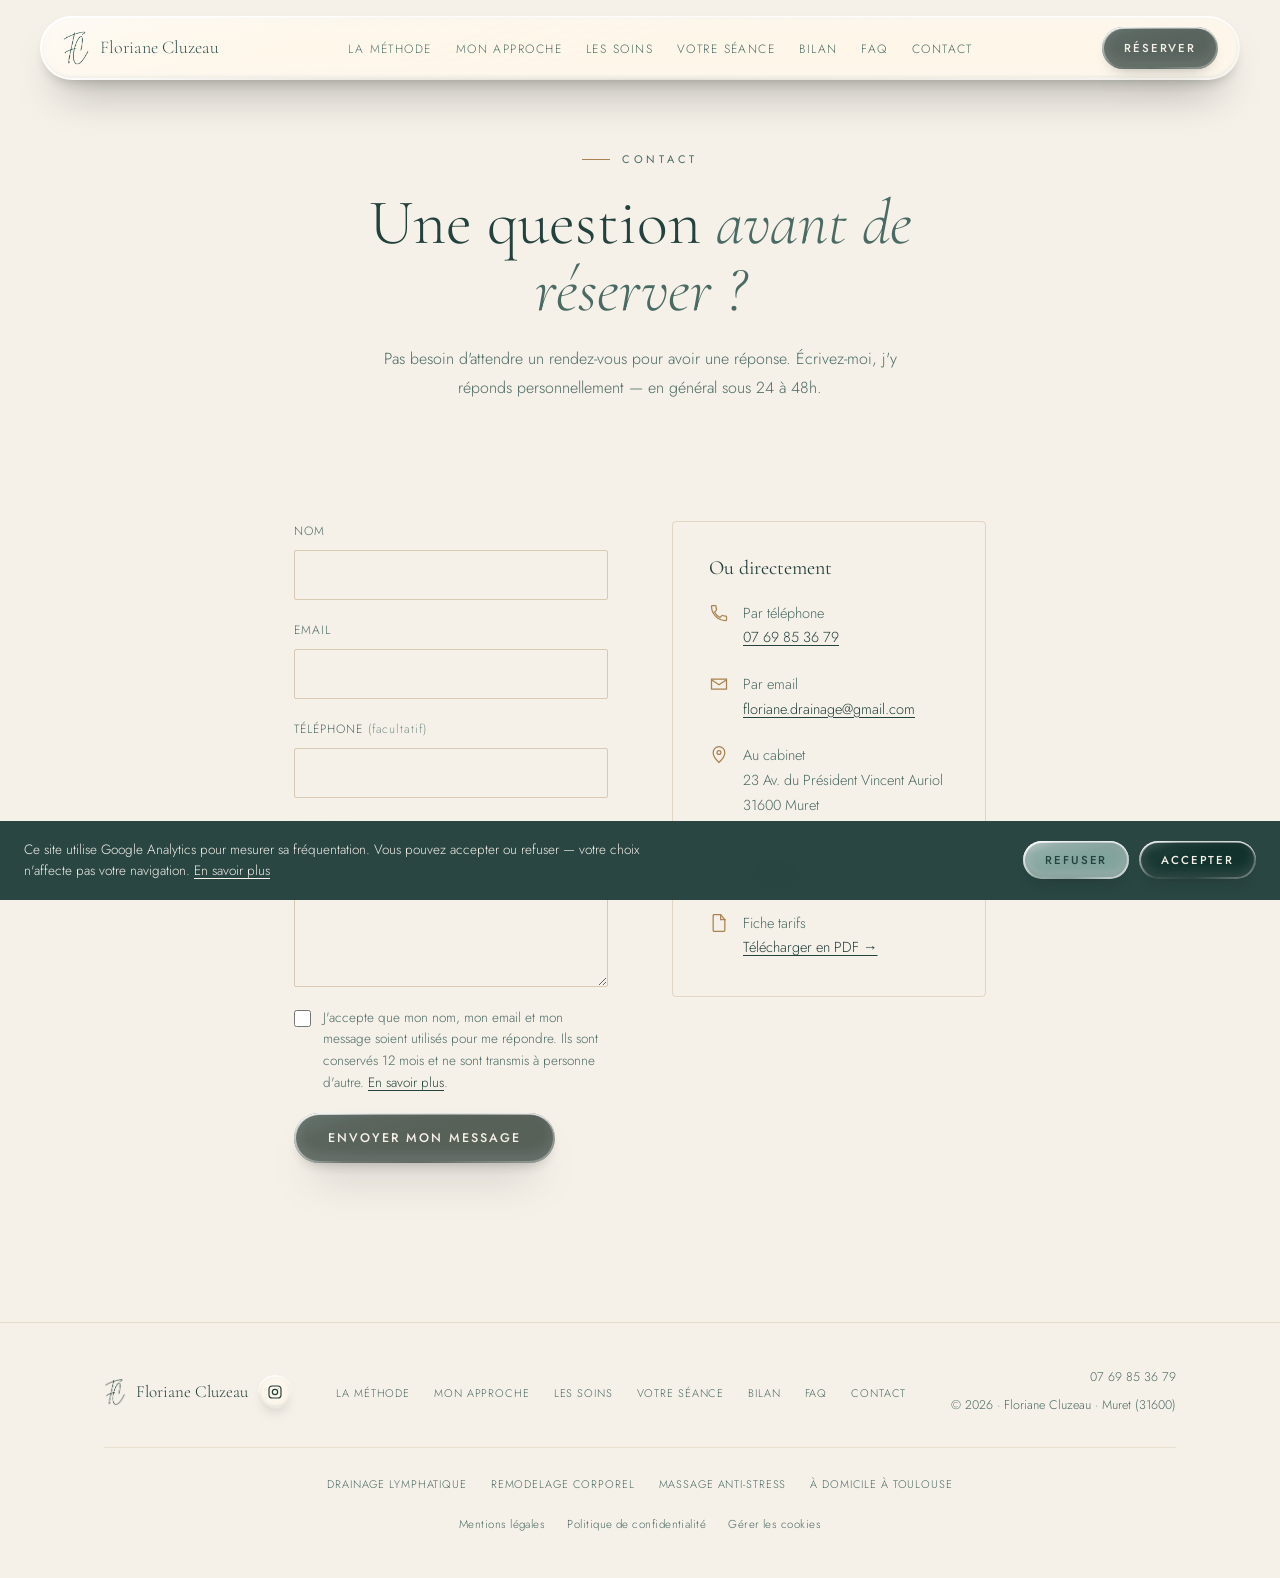
<file: contact.html>
<!DOCTYPE html>
<html lang="fr">
<head>
<meta charset="UTF-8">
  <script>
    window.dataLayer = window.dataLayer || [];
    function gtag(){dataLayer.push(arguments);}
    gtag('consent', 'default', { 'analytics_storage': 'denied', 'ad_storage': 'denied' });
  </script>
<meta name="viewport" content="width=device-width, initial-scale=1.0">
<title>Contact – Drainage lymphatique à Muret | Floriane Cluzeau</title>
<link rel="icon" href="/favicon.ico" sizes="32x32">
<link rel="icon" type="image/png" href="/favicon.png" sizes="192x192">
<link rel="apple-touch-icon" href="/apple-touch-icon.png">
<meta name="description" content="Une question avant de réserver ? Contactez Floriane Cluzeau, praticienne certifiée Méthode Nado® à Muret — par téléphone, email ou message direct.">
<meta name="robots" content="index, follow">
<link rel="canonical" href="https://florianecluzeau.fr/contact">
<meta property="og:title" content="Contact – Drainage lymphatique à Muret | Floriane Cluzeau">
<meta property="og:description" content="Une question avant de réserver ? Écrivez-moi directement.">
<meta property="og:url" content="https://florianecluzeau.fr/contact">
<meta property="og:type" content="website">
<meta property="og:site_name" content="Floriane Cluzeau — Drainage Lymphatique Méthode Nado®">
<meta property="og:locale" content="fr_FR">
<meta property="og:image" content="https://florianecluzeau.fr/assets/img/og-floriane-cluzeau.jpg">
<meta property="og:image:width" content="1200">
<meta property="og:image:height" content="630">
<meta property="og:image:alt" content="Floriane Cluzeau, praticienne certifiée Méthode Nado®, dans son cabinet de Muret">
<meta name="twitter:card" content="summary_large_image">
<link rel="preload" as="font" type="font/woff2" href="assets/fonts/cormorant-garamond-300-normal.woff2" crossorigin>
<link rel="preload" as="font" type="font/woff2" href="assets/fonts/jost-300-normal.woff2" crossorigin>
<link rel="stylesheet" href="styles.css">
</head>
<body>
<a class="skip-link" href="#main">Aller au contenu</a>

<nav aria-label="Navigation principale">
  <div class="nav-in">
    <a href="/" class="brand" aria-label="Accueil Floriane Cluzeau">
      <img src="assets/img/monogram-v2-120.webp" alt="" class="brand-logo" width="93" height="120" aria-hidden="true">
      <span class="brand-text">Floriane Cluzeau</span>
    </a>
    <ul class="nav-links" role="list">
      <li><a href="methode">La Méthode</a></li>
      <li><a href="mon-approche">Mon approche</a></li>
      <li><a href="soins">Les Soins</a></li>
      <li><a href="seance">Votre Séance</a></li>
      <li><a href="bilan">Bilan</a></li>
      <li><a href="faq">FAQ</a></li>
      <li><a href="contact" aria-current="page">Contact</a></li>
    </ul>
    <div class="nav-actions">
      <a href="tel:+33769853679" class="nav-tel">07 69 85 36 79</a>
      <a href="https://www.planity.com/floriane-cluzeau-31600-muret" class="btn btn-sm" target="_blank" rel="noopener">Réserver</a>
      <button class="nav-toggle" aria-expanded="false" aria-controls="mobile-menu" aria-label="Ouvrir le menu">
        <span></span><span></span><span></span>
      </button>
    </div>
  </div>
</nav>

<div id="mobile-menu" class="mobile-menu">
  <a href="methode">La Méthode</a>
  <a href="mon-approche">Mon approche</a>
  <a href="soins">Les Soins</a>
  <a href="seance">Votre Séance</a>
  <a href="bilan">Bilan</a>
  <a href="faq">FAQ</a>
  <a href="contact">Contact</a>
  <a href="tel:+33769853679" class="mobile-tel">07 69 85 36 79</a>
</div>

<header class="page-head">
  <div class="wrap-narrow">
    <span class="eyebrow reveal" style="justify-content:center">Contact</span>
    <h1 class="reveal reveal-d1">Une question <em>avant de réserver ?</em></h1>
    <p class="reveal reveal-d2">Pas besoin d'attendre un rendez-vous pour avoir une réponse. Écrivez-moi, j'y réponds personnellement — en général sous 24 à 48h.</p>
  </div>
</header>

<main id="main">
<section class="soins" style="padding-top:20px">
  <div class="wrap-narrow">

    <div class="contact-layout reveal">
      <form class="contact-form" id="contact-form">
        <div class="field">
          <label for="c-nom">Nom</label>
          <input type="text" id="c-nom" name="nom" autocomplete="name" required>
        </div>
        <div class="field">
          <label for="c-email">Email</label>
          <input type="email" id="c-email" name="email" autocomplete="email" required>
        </div>
        <div class="field">
          <label for="c-tel">Téléphone <span style="text-transform:none;opacity:.7">(facultatif)</span></label>
          <input type="tel" id="c-tel" name="telephone" autocomplete="tel">
        </div>
        <div class="field">
          <label for="c-message">Message</label>
          <textarea id="c-message" name="message" required placeholder="Votre question, en quelques mots..."></textarea>
        </div>
        <div class="field field-consent">
          <input type="checkbox" id="c-consent" name="consentement" required>
          <label for="c-consent">J'accepte que mon nom, mon email et mon message soient utilisés pour me répondre. Ils sont conservés 12 mois et ne sont transmis à personne d'autre. <a href="politique-confidentialite">En savoir plus</a>.</label>
        </div>

        <!-- Champ anti-robot : invisible et non focusable pour une visiteuse, rempli par les robots -->
        <div class="field" aria-hidden="true" style="position:absolute;left:-9999px;top:auto;width:1px;height:1px;overflow:hidden">
          <label for="c-site">Ne pas remplir ce champ</label>
          <input type="text" id="c-site" name="site" tabindex="-1" autocomplete="off">
        </div>

        <button type="submit" class="btn" id="contact-submit">Envoyer mon message</button>
        <p class="form-status" id="contact-status" role="status" aria-live="polite"></p>
      </form>

      <div class="contact-alt">
        <h3>Ou directement</h3>
        <div class="contact-alt-row">
          <svg width="20" height="20" viewBox="0 0 24 24" fill="none" stroke="#A9824F" stroke-width="1.5"><path d="M6.6 10.8c1.4 2.8 3.8 5.1 6.6 6.6l2.2-2.2c.3-.3.7-.4 1-.2 1.1.4 2.3.6 3.6.6.6 0 1 .4 1 1V20c0 .6-.4 1-1 1C10.7 21 3 13.3 3 4c0-.6.4-1 1-1h3.4c.6 0 1 .4 1 1 0 1.3.2 2.5.6 3.6.1.4 0 .8-.2 1L6.6 10.8z"/></svg>
          <p>Par téléphone<br><a href="tel:+33769853679">07 69 85 36 79</a></p>
        </div>
        <div class="contact-alt-row">
          <svg width="20" height="20" viewBox="0 0 24 24" fill="none" stroke="#A9824F" stroke-width="1.5"><path d="M3 6h18v12H3z"/><path d="M3 7l9 6 9-6"/></svg>
          <p>Par email<br><a href="mailto:floriane.drainage@gmail.com">floriane.drainage@gmail.com</a></p>
        </div>
        <div class="contact-alt-row">
          <svg width="20" height="20" viewBox="0 0 24 24" fill="none" stroke="#A9824F" stroke-width="1.5"><path d="M12 21s7-6.5 7-12a7 7 0 10-14 0c0 5.5 7 12 7 12z"/><circle cx="12" cy="9" r="2.3"/></svg>
          <p>Au cabinet<br>23 Av. du Président Vincent Auriol<br>31600 Muret</p>
        </div>
        <div class="contact-alt-row">
          <svg width="20" height="20" viewBox="0 0 24 24" fill="none" stroke="#A9824F" stroke-width="1.5"><rect x="3" y="4" width="18" height="17" rx="1"/><path d="M8 2v4M16 2v4M3 9h18"/></svg>
          <p>Réservation en ligne<br><a href="https://www.planity.com/floriane-cluzeau-31600-muret" target="_blank" rel="noopener">via Planity →</a></p>
        </div>
        <div class="contact-alt-row">
          <svg width="20" height="20" viewBox="0 0 24 24" fill="none" stroke="#A9824F" stroke-width="1.5"><path d="M14 2H6a1 1 0 00-1 1v18a1 1 0 001 1h12a1 1 0 001-1V8z"/><path d="M14 2v6h6"/></svg>
          <p>Fiche tarifs<br><a href="assets/tarifs-floriane-cluzeau.pdf" target="_blank">Télécharger en PDF →</a></p>
        </div>
      </div>
    </div>

  </div>
</section>
</main>

<footer>
  <div class="wrap footer-in">
    <div class="footer-brand">
      <img src="assets/img/monogram-v2-120.webp" width="93" height="120" alt="" aria-hidden="true">
      <span>Floriane Cluzeau</span>
      <a href="https://www.instagram.com/floriane.drainage/" class="social-icon" target="_blank" rel="noopener" aria-label="Floriane Cluzeau sur Instagram">
        <svg viewBox="0 0 24 24" fill="none" stroke="currentColor" stroke-width="1.8" stroke-linecap="round" stroke-linejoin="round" aria-hidden="true">
          <rect x="3" y="3" width="18" height="18" rx="5"/>
          <circle cx="12" cy="12" r="4"/>
          <circle cx="17.2" cy="6.8" r=".6" fill="currentColor" stroke="none"/>
        </svg>
      </a>
    </div>
    <ul class="footer-links" role="list">
      <li><a href="methode">La Méthode</a></li>
      <li><a href="mon-approche">Mon approche</a></li>
      <li><a href="soins">Les Soins</a></li>
      <li><a href="seance">Votre Séance</a></li>
      <li><a href="bilan">Bilan</a></li>
      <li><a href="faq">FAQ</a></li>
      <li><a href="contact" aria-current="page">Contact</a></li>
    </ul>
    <div class="footer-meta">
      <a href="tel:+33769853679">07 69 85 36 79</a>
      <span>© 2026 · Floriane Cluzeau · Muret (31600)</span>
    </div>
  </div>
  <div class="wrap">
    <ul class="footer-soins" role="list" aria-label="Nos soins">
      <li><a href="drainage-lymphatique">Drainage lymphatique</a></li>
      <li><a href="remodelage-corporel">Remodelage corporel</a></li>
      <li><a href="massage-anti-stress">Massage anti-stress</a></li>
      <li><a href="domicile-toulouse">À domicile à Toulouse</a></li>
    </ul>
    <div class="footer-legal">
      <a href="mentions-legales">Mentions légales</a>
      <a href="politique-confidentialite">Politique de confidentialité</a>
      <button type="button" data-cookies>Gérer les cookies</button>
    </div>
  </div>
</footer>

<div class="sticky-cta" role="region" aria-label="Actions rapides">
  <a href="tel:+33769853679" class="btn ghost">Appeler</a>
  <a href="https://www.planity.com/floriane-cluzeau-31600-muret" class="btn" target="_blank" rel="noopener">Réserver</a>
</div>

<script src="assets/js/emailjs-4.4.1.min.js"></script>
<script>
  (function(){
    const EMAILJS_PUBLIC_KEY = '1577e8IW2p2dTskrw';
    const EMAILJS_SERVICE_ID = 'service_v1qtocn';
    const EMAILJS_CONTACT_TEMPLATE_ID = 'template_rth77rr';

    emailjs.init({ publicKey: EMAILJS_PUBLIC_KEY });

    const form = document.getElementById('contact-form');
    const status = document.getElementById('contact-status');
    const submitBtn = document.getElementById('contact-submit');

    form.addEventListener('submit', function(e){
      e.preventDefault();

      // Anti-robot : un humain ne peut pas voir ce champ, donc il reste vide.
      // S'il est rempli, on fait semblant d'avoir envoyé et on s'arrête là.
      if(document.getElementById('c-site').value !== ''){
        status.textContent = 'Message envoyé — je vous réponds sous 24 à 48h.';
        status.className = 'form-status ok';
        form.reset();
        return;
      }

      if(EMAILJS_CONTACT_TEMPLATE_ID === 'TEMPLATE_ID_A_CREER'){
        const nom = document.getElementById('c-nom').value;
        const email = document.getElementById('c-email').value;
        const tel = document.getElementById('c-tel').value;
        const msg = document.getElementById('c-message').value;
        const corps = `Nom : ${nom}\nEmail : ${email}\nTéléphone : ${tel || '(non renseigné)'}\n\n${msg}`;
        window.location.href = 'mailto:floriane.drainage@gmail.com?subject=' + encodeURIComponent('Message depuis florianecluzeau.fr') + '&body=' + encodeURIComponent(corps);
        return;
      }

      submitBtn.disabled = true;
      status.textContent = 'Envoi en cours...';
      status.className = 'form-status';

      emailjs.send(EMAILJS_SERVICE_ID, EMAILJS_CONTACT_TEMPLATE_ID, {
        nom: document.getElementById('c-nom').value,
        email: document.getElementById('c-email').value,
        telephone: document.getElementById('c-tel').value || '(non renseigné)',
        message: document.getElementById('c-message').value
      }).then(function(){
        status.textContent = 'Message envoyé — je vous réponds sous 24 à 48h.';
        status.className = 'form-status ok';
        form.reset();
        submitBtn.disabled = false;
      }).catch(function(){
        status.textContent = "L'envoi a échoué. Vous pouvez m'écrire directement à floriane.drainage@gmail.com.";
        status.className = 'form-status';
        submitBtn.disabled = false;
      });
    });
  })();
</script>
<script src="app.js"></script>
</body>
</html>
</file>
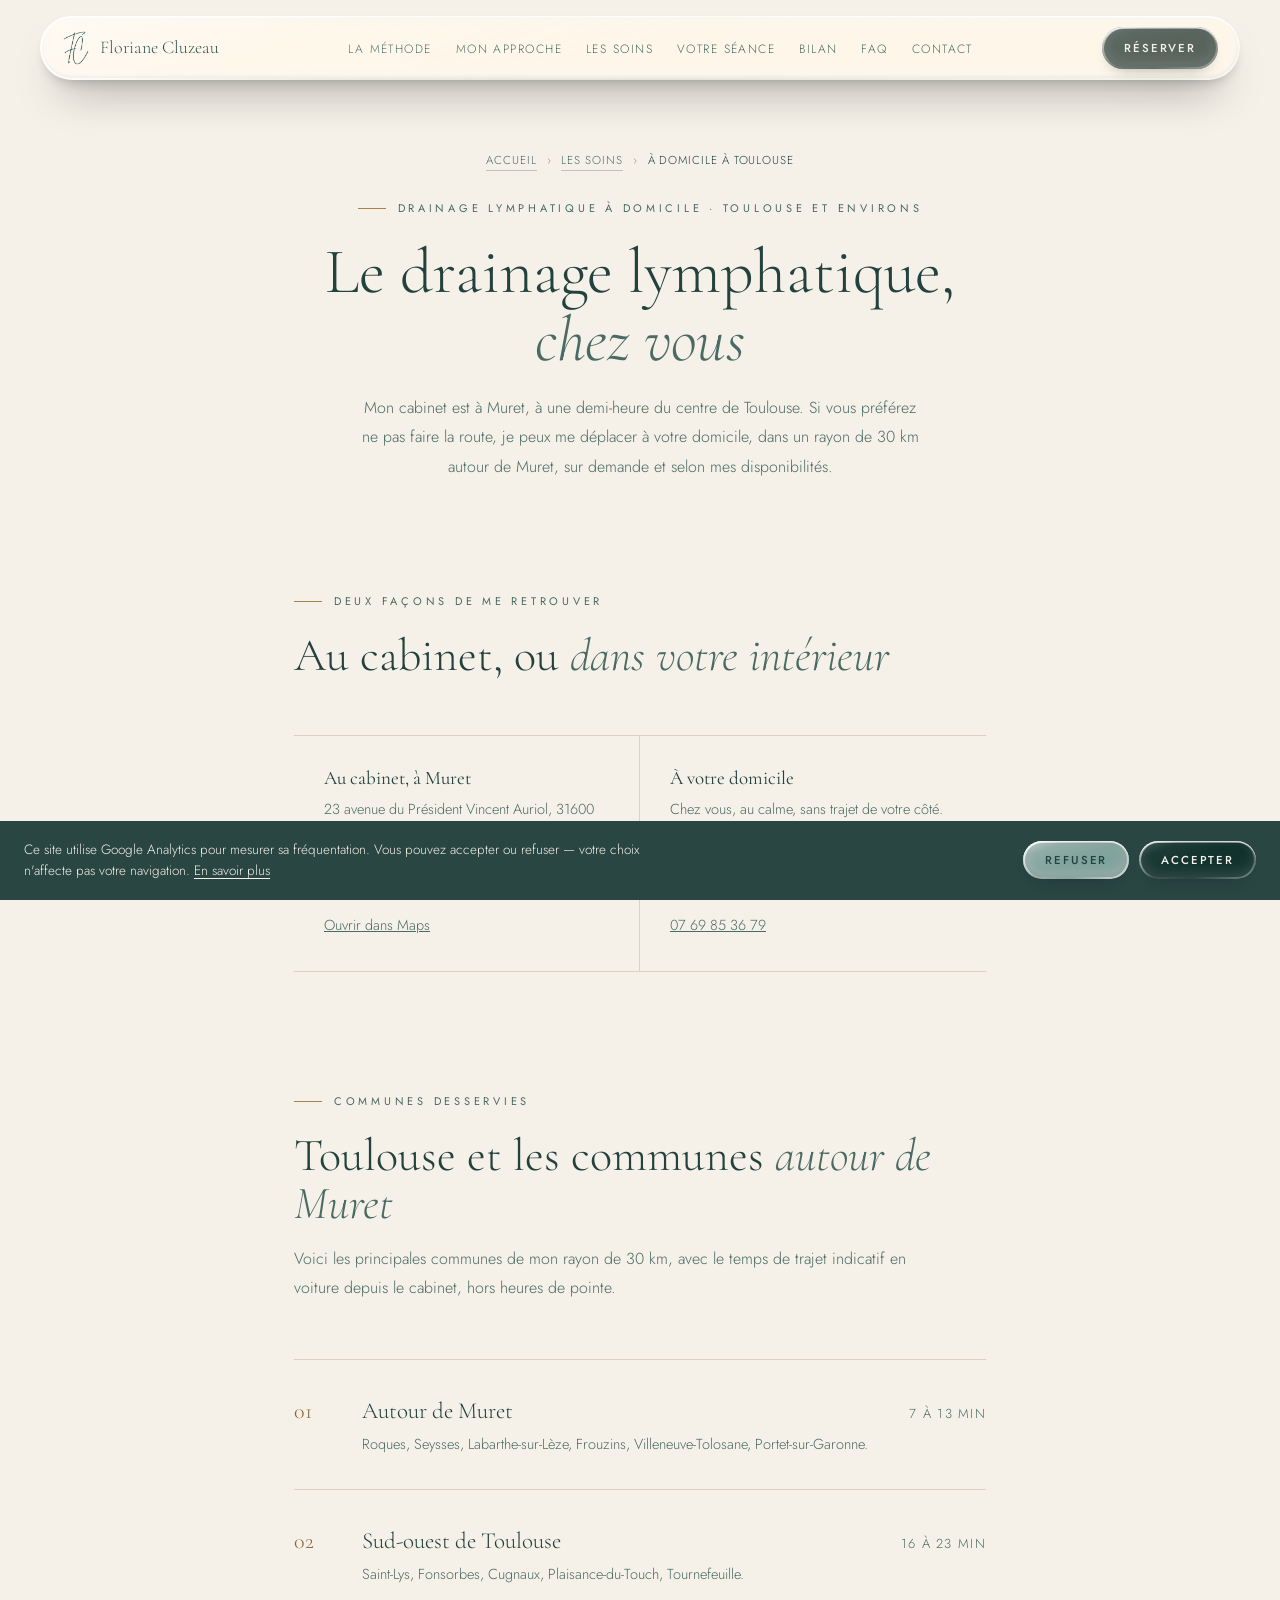
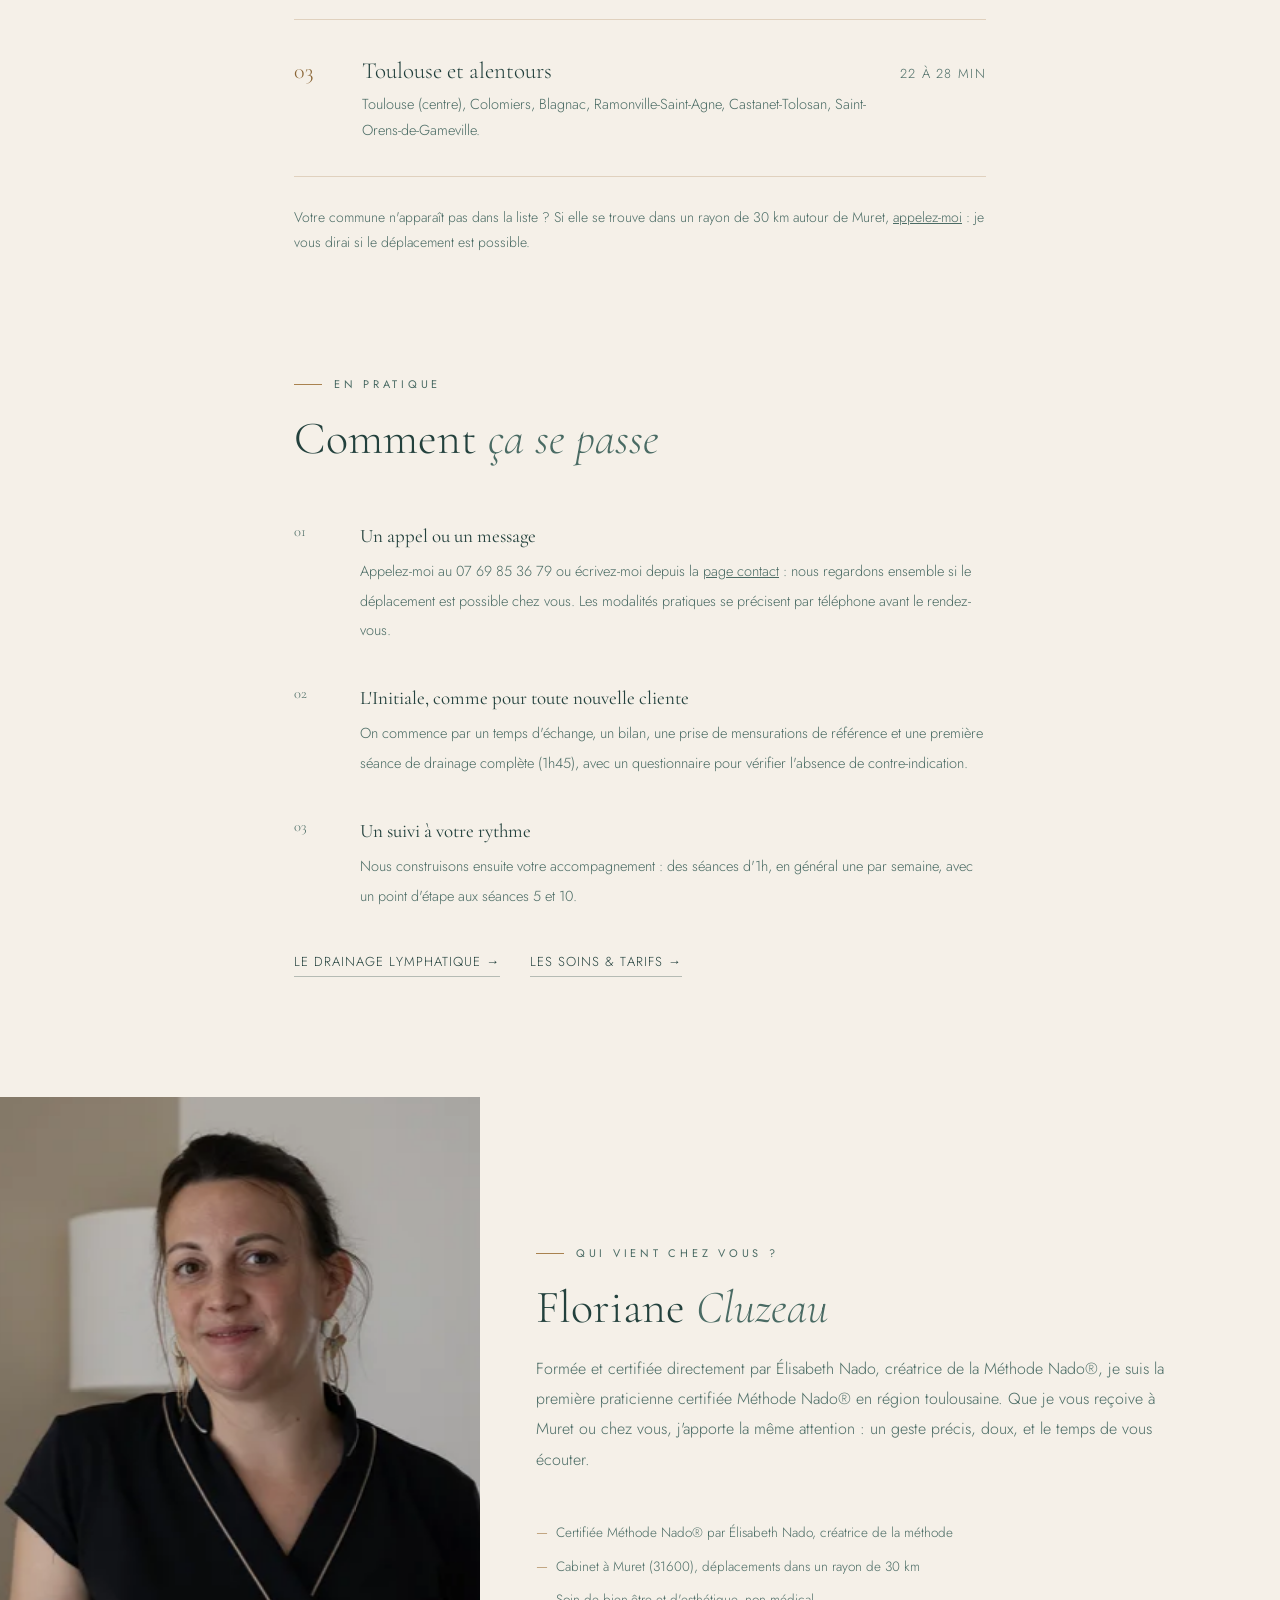
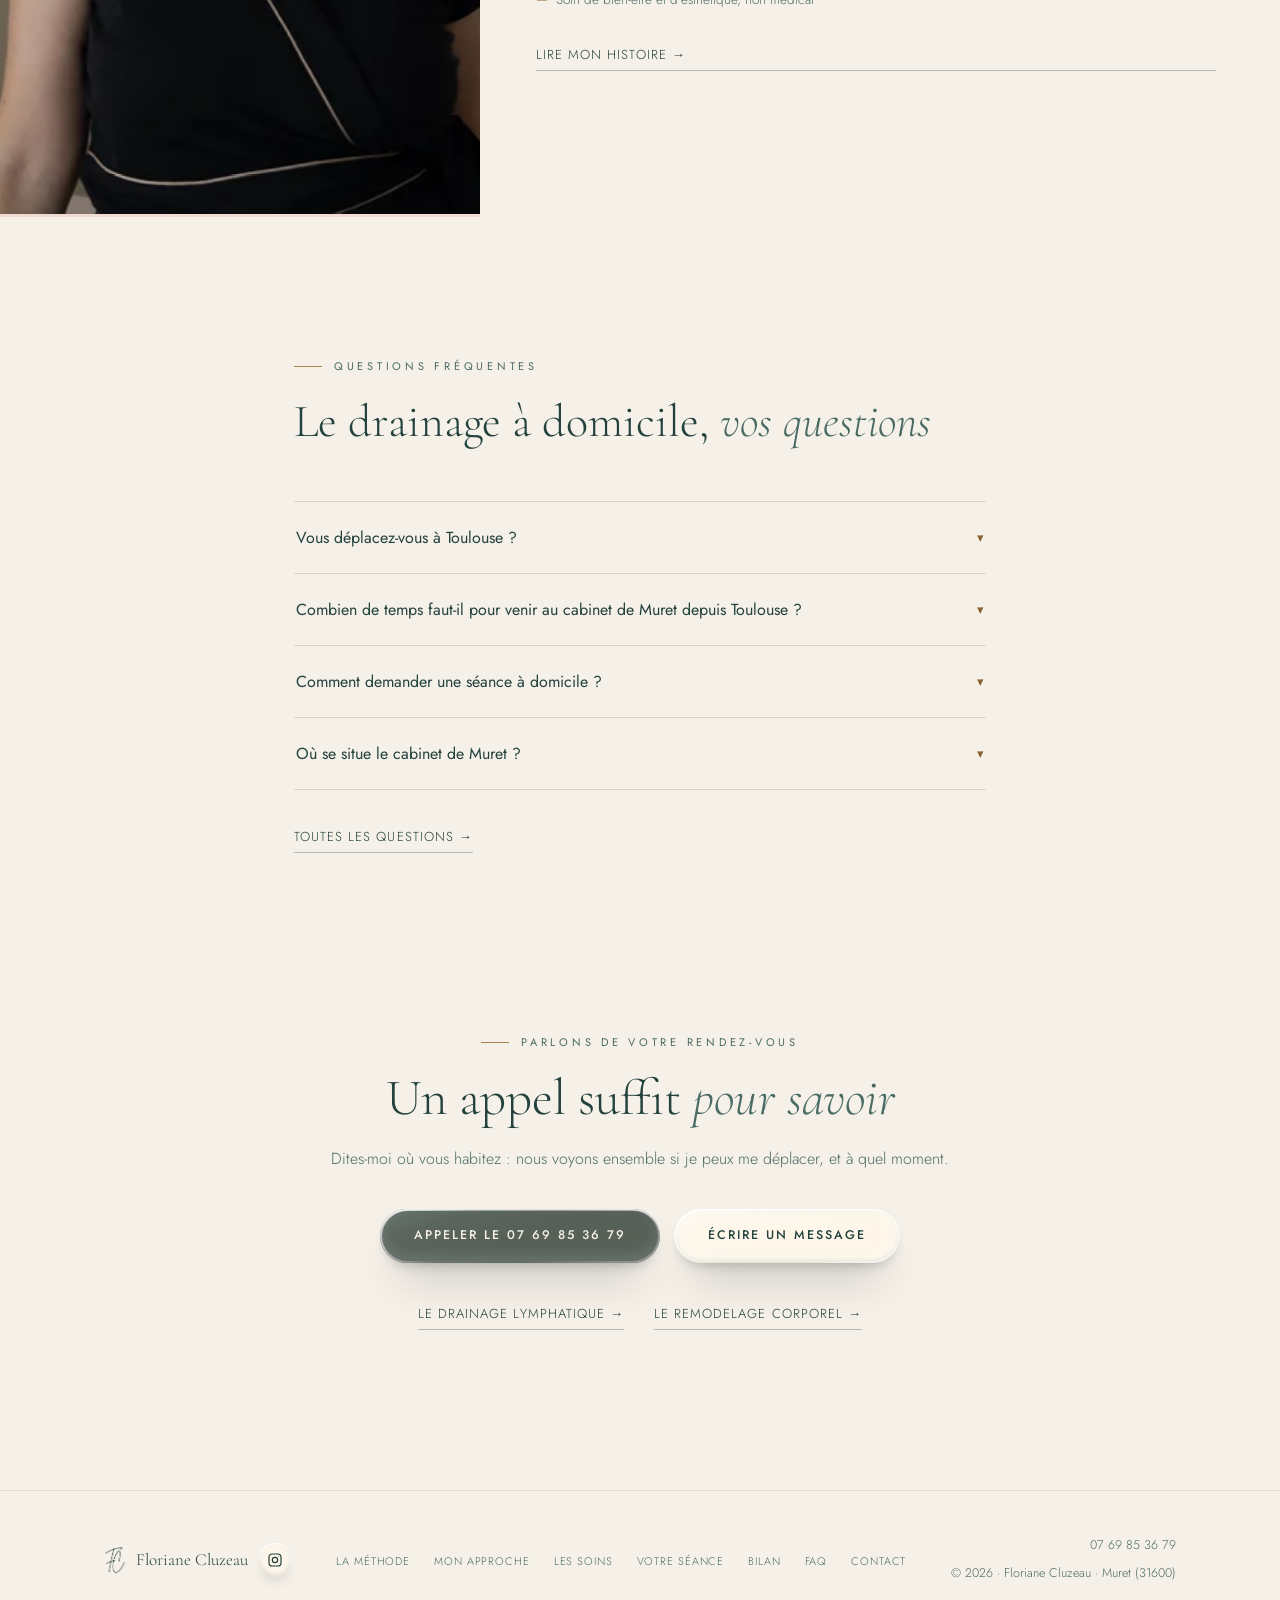
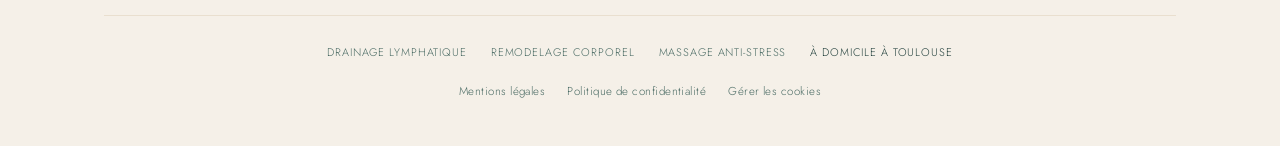
<file: domicile-toulouse.html>
<!DOCTYPE html>
<html lang="fr">
<head>
<meta charset="UTF-8">
  <script>
    window.dataLayer = window.dataLayer || [];
    function gtag(){dataLayer.push(arguments);}
    gtag('consent', 'default', { 'analytics_storage': 'denied', 'ad_storage': 'denied' });
  </script>
<meta name="viewport" content="width=device-width, initial-scale=1.0">
<title>Drainage lymphatique à domicile à Toulouse et environs</title>
<link rel="icon" href="/favicon.ico" sizes="32x32">
<link rel="icon" type="image/png" href="/favicon.png" sizes="192x192">
<link rel="apple-touch-icon" href="/apple-touch-icon.png">
<meta name="description" content="Drainage lymphatique Méthode Nado® à domicile à Toulouse et dans un rayon de 30 km autour de Muret : communes desservies, temps de trajet, comment réserver.">
<meta name="robots" content="index, follow">
<link rel="canonical" href="https://florianecluzeau.fr/domicile-toulouse">
<meta property="og:title" content="Drainage lymphatique à domicile à Toulouse et environs">
<meta property="og:description" content="Je me déplace à votre domicile à Toulouse et dans un rayon de 30 km autour de Muret. Communes desservies et temps de trajet depuis le cabinet.">
<meta property="og:url" content="https://florianecluzeau.fr/domicile-toulouse">
<meta property="og:type" content="website">
<meta property="og:site_name" content="Floriane Cluzeau — Drainage Lymphatique Méthode Nado®">
<meta property="og:locale" content="fr_FR">
<meta property="og:image" content="https://florianecluzeau.fr/assets/img/og-floriane-cluzeau.jpg">
<meta property="og:image:width" content="1200">
<meta property="og:image:height" content="630">
<meta property="og:image:alt" content="Floriane Cluzeau, praticienne certifiée Méthode Nado®, dans son cabinet de Muret">
<meta name="twitter:card" content="summary_large_image">
<link rel="preload" as="font" type="font/woff2" href="assets/fonts/cormorant-garamond-300-normal.woff2" crossorigin>
<link rel="preload" as="font" type="font/woff2" href="assets/fonts/jost-300-normal.woff2" crossorigin>
<link rel="stylesheet" href="styles.css">
<!-- Le service à domicile et le fil d'Ariane. Aucun prix ici : le tarif à domicile n'est pas précisé
     sur le site. Communes et temps de trajet = ceux du tableau visible ci-dessous (à mettre à jour ensemble).
     Cercle de 30 km centré sur le cabinet (coordonnées de l'accueil, Base Adresse Nationale). -->
<script type="application/ld+json">
{
  "@context": "https://schema.org",
  "@graph": [
    {
      "@type": "Service",
      "@id": "https://florianecluzeau.fr/domicile-toulouse#service",
      "name": "Drainage lymphatique Méthode Nado® à domicile",
      "serviceType": "Drainage lymphatique manuel à domicile (bien-être et esthétique)",
      "description": "Drainage lymphatique manuel selon la Méthode Nado® à votre domicile, à Toulouse et dans un rayon de 30 km autour de Muret, sur demande et sous réserve de disponibilité. Activité de bien-être et d'esthétique, non médicale.",
      "url": "https://florianecluzeau.fr/domicile-toulouse",
      "provider": {
        "@type": "HealthAndBeautyBusiness",
        "@id": "https://florianecluzeau.fr/#cabinet",
        "name": "Floriane Cluzeau — Drainage Lymphatique Méthode Nado®",
        "url": "https://florianecluzeau.fr/",
        "telephone": "+33769853679",
        "address": {
          "@type": "PostalAddress",
          "streetAddress": "23 Avenue du Président Vincent Auriol",
          "addressLocality": "Muret",
          "postalCode": "31600",
          "addressRegion": "Haute-Garonne",
          "addressCountry": "FR"
        }
      },
      "areaServed": [
        {
          "@type": "GeoCircle",
          "geoMidpoint": { "@type": "GeoCoordinates", "latitude": 43.468545, "longitude": 1.33637 },
          "geoRadius": "30000"
        },
        { "@type": "City", "name": "Toulouse" },
        { "@type": "City", "name": "Roques" },
        { "@type": "City", "name": "Seysses" },
        { "@type": "City", "name": "Labarthe-sur-Lèze" },
        { "@type": "City", "name": "Frouzins" },
        { "@type": "City", "name": "Villeneuve-Tolosane" },
        { "@type": "City", "name": "Portet-sur-Garonne" },
        { "@type": "City", "name": "Saint-Lys" },
        { "@type": "City", "name": "Fonsorbes" },
        { "@type": "City", "name": "Cugnaux" },
        { "@type": "City", "name": "Plaisance-du-Touch" },
        { "@type": "City", "name": "Tournefeuille" },
        { "@type": "City", "name": "Colomiers" },
        { "@type": "City", "name": "Blagnac" },
        { "@type": "City", "name": "Ramonville-Saint-Agne" },
        { "@type": "City", "name": "Castanet-Tolosan" },
        { "@type": "City", "name": "Saint-Orens-de-Gameville" }
      ]
    },
    {
      "@type": "BreadcrumbList",
      "itemListElement": [
        { "@type": "ListItem", "position": 1, "name": "Accueil", "item": "https://florianecluzeau.fr/" },
        { "@type": "ListItem", "position": 2, "name": "Les soins", "item": "https://florianecluzeau.fr/soins" },
        { "@type": "ListItem", "position": 3, "name": "À domicile à Toulouse" }
      ]
    }
  ]
}
</script>
</head>
<body>
<a class="skip-link" href="#main">Aller au contenu</a>

<nav aria-label="Navigation principale">
  <div class="nav-in">
    <a href="/" class="brand" aria-label="Accueil Floriane Cluzeau">
      <img src="assets/img/monogram-v2-120.webp" alt="" class="brand-logo" width="93" height="120" aria-hidden="true">
      <span class="brand-text">Floriane Cluzeau</span>
    </a>
    <ul class="nav-links" role="list">
      <li><a href="methode">La Méthode</a></li>
      <li><a href="mon-approche">Mon approche</a></li>
      <li><a href="soins">Les Soins</a></li>
      <li><a href="seance">Votre Séance</a></li>
      <li><a href="bilan">Bilan</a></li>
      <li><a href="faq">FAQ</a></li>
      <li><a href="contact">Contact</a></li>
    </ul>
    <div class="nav-actions">
      <a href="tel:+33769853679" class="nav-tel">07 69 85 36 79</a>
      <a href="https://www.planity.com/floriane-cluzeau-31600-muret" class="btn btn-sm" target="_blank" rel="noopener">Réserver</a>
      <button class="nav-toggle" aria-expanded="false" aria-controls="mobile-menu" aria-label="Ouvrir le menu">
        <span></span><span></span><span></span>
      </button>
    </div>
  </div>
</nav>

<div id="mobile-menu" class="mobile-menu">
  <a href="methode">La Méthode</a>
  <a href="mon-approche">Mon approche</a>
  <a href="soins">Les Soins</a>
  <a href="seance">Votre Séance</a>
  <a href="bilan">Bilan</a>
  <a href="faq">FAQ</a>
  <a href="contact">Contact</a>
  <a href="tel:+33769853679" class="mobile-tel">07 69 85 36 79</a>
</div>

<header class="page-head">
  <!-- Haut de page sans animation d'apparition (pas de .reveal) : c'est ce que Google chronomètre (LCP). -->
  <div class="wrap-narrow">
    <div class="fil" role="navigation" aria-label="Fil d'Ariane">
      <a href="/">Accueil</a><span aria-hidden="true">›</span><a href="soins">Les soins</a><span aria-hidden="true">›</span><span aria-current="page">À domicile à Toulouse</span>
    </div>
    <h1 class="eyebrow" style="justify-content:center">Drainage lymphatique à domicile · Toulouse et environs</h1>
    <p class="page-titre">Le drainage lymphatique, <em>chez vous</em></p>
    <p>Mon cabinet est à Muret, à une demi-heure du centre de Toulouse. Si vous préférez ne pas faire la route, je peux me déplacer à votre domicile, dans un rayon de 30 km autour de Muret, sur demande et selon mes disponibilités.</p>
  </div>
</header>

<main id="main">

<section class="soins" id="deux-lieux" style="padding-top:20px">
  <div class="wrap-narrow">
    <div class="soins-head">
      <span class="eyebrow reveal">Deux façons de me retrouver</span>
      <h2 class="reveal">Au cabinet, ou <em>dans votre intérieur</em></h2>
    </div>
    <div class="signals" style="margin-top:0">
      <div class="signal reveal">
        <h3>Au cabinet, à Muret</h3>
        <p>23 avenue du Président Vincent Auriol, 31600 Muret. Un lieu pensé comme un cocon, à environ 25 km du centre de Toulouse. Accès facilité PMR, stationnement à proximité.</p>
        <p style="margin-top:12px"><a href="https://maps.google.com/?q=23+Avenue+du+Pr%C3%A9sident+Vincent+Auriol+31600+Muret" target="_blank" rel="noopener">Ouvrir dans Maps</a></p>
      </div>
      <div class="signal reveal reveal-d1">
        <h3>À votre domicile</h3>
        <p>Chez vous, au calme, sans trajet de votre côté. Je me déplace sur demande et sous réserve de disponibilité : appelez-moi pour convenir d'un rendez-vous.</p>
        <p style="margin-top:12px"><a href="tel:+33769853679">07 69 85 36 79</a></p>
      </div>
    </div>
  </div>
</section>

<section class="soins" id="communes" style="padding-top:0">
  <div class="wrap-narrow">
    <div class="soins-head">
      <span class="eyebrow reveal">Communes desservies</span>
      <h2 class="reveal">Toulouse et les communes <em>autour de Muret</em></h2>
      <p class="reveal">Voici les principales communes de mon rayon de 30 km, avec le temps de trajet indicatif en voiture depuis le cabinet, hors heures de pointe.</p>
    </div>
    <ul class="menu">
      <li class="menu-row reveal">
        <span class="menu-num">01</span>
        <div class="menu-info"><h3>Autour de Muret</h3><p>Roques, Seysses, Labarthe-sur-Lèze, Frouzins, Villeneuve-Tolosane, Portet-sur-Garonne.</p></div>
        <span class="menu-price">7 à 13 min</span>
      </li>
      <li class="menu-row reveal reveal-d1">
        <span class="menu-num">02</span>
        <div class="menu-info"><h3>Sud-ouest de Toulouse</h3><p>Saint-Lys, Fonsorbes, Cugnaux, Plaisance-du-Touch, Tournefeuille.</p></div>
        <span class="menu-price">16 à 23 min</span>
      </li>
      <li class="menu-row reveal reveal-d2">
        <span class="menu-num">03</span>
        <div class="menu-info"><h3>Toulouse et alentours</h3><p>Toulouse (centre), Colomiers, Blagnac, Ramonville-Saint-Agne, Castanet-Tolosan, Saint-Orens-de-Gameville.</p></div>
        <span class="menu-price">22 à 28 min</span>
      </li>
    </ul>
    <p class="reveal" style="font-size:14px;color:var(--encre-2);line-height:1.8;margin-top:28px">Votre commune n'apparaît pas dans la liste ? Si elle se trouve dans un rayon de 30 km autour de Muret, <a href="tel:+33769853679">appelez-moi</a> : je vous dirai si le déplacement est possible.</p>
  </div>
</section>

<section class="soins" id="deroulement" style="padding-top:0">
  <div class="wrap-narrow">
    <div class="soins-head">
      <span class="eyebrow reveal">En pratique</span>
      <h2 class="reveal">Comment <em>ça se passe</em></h2>
    </div>
    <ol class="steps" style="margin-top:8px;gap:36px">
      <li class="reveal">
        <span class="step-num" aria-hidden="true">01</span>
        <div><strong>Un appel ou un message</strong><span>Appelez-moi au 07 69 85 36 79 ou écrivez-moi depuis la <a href="contact">page contact</a> : nous regardons ensemble si le déplacement est possible chez vous. Les modalités pratiques se précisent par téléphone avant le rendez-vous.</span></div>
      </li>
      <li class="reveal reveal-d1">
        <span class="step-num" aria-hidden="true">02</span>
        <div><strong>L'Initiale, comme pour toute nouvelle cliente</strong><span>On commence par un temps d'échange, un bilan, une prise de mensurations de référence et une première séance de drainage complète (1h45), avec un questionnaire pour vérifier l'absence de contre-indication.</span></div>
      </li>
      <li class="reveal reveal-d2">
        <span class="step-num" aria-hidden="true">03</span>
        <div><strong>Un suivi à votre rythme</strong><span>Nous construisons ensuite votre accompagnement : des séances d'1h, en général une par semaine, avec un point d'étape aux séances 5 et 10.</span></div>
      </li>
    </ol>
    <div class="liens-soins reveal">
      <a href="drainage-lymphatique" class="text-link">Le drainage lymphatique →</a>
      <a href="soins" class="text-link">Les soins &amp; tarifs →</a>
    </div>
  </div>
</section>

<section class="bleed bleed-apropos" id="floriane">
  <div class="bleed-media reveal-img">
    <img
      src="assets/img/portrait-floriane-960.webp"
      srcset="assets/img/portrait-floriane-480.webp 480w, assets/img/portrait-floriane-720.webp 720w, assets/img/portrait-floriane-960.webp 960w, assets/img/portrait-floriane-1200.webp 1200w"
      sizes="(max-width: 900px) 100vw, 40vw"
      width="1200" height="892"
      alt="Floriane Cluzeau, praticienne certifiée Méthode Nado®, dans son cabinet de Muret"
      loading="lazy">
  </div>
  <div class="bleed-content">
    <span class="eyebrow reveal">Qui vient chez vous ?</span>
    <h2 class="reveal">Floriane <em>Cluzeau</em></h2>
    <p class="reveal">Formée et certifiée directement par Élisabeth Nado, créatrice de la Méthode Nado®, je suis la première praticienne certifiée Méthode Nado® en région toulousaine. Que je vous reçoive à Muret ou chez vous, j'apporte la même attention : un geste précis, doux, et le temps de vous écouter.</p>
    <ul class="facts">
      <li class="reveal">Certifiée Méthode Nado® par Élisabeth Nado, créatrice de la méthode</li>
      <li class="reveal reveal-d1">Cabinet à Muret (31600), déplacements dans un rayon de 30 km</li>
      <li class="reveal reveal-d2">Soin de bien-être et d'esthétique, non médical</li>
    </ul>
    <a href="mon-approche" class="text-link reveal">Lire mon histoire →</a>
  </div>
</section>

<section class="soins" id="questions">
  <div class="wrap-narrow">
    <div class="soins-head">
      <span class="eyebrow reveal">Questions fréquentes</span>
      <h2 class="reveal">Le drainage à domicile, <em>vos questions</em></h2>
    </div>
    <div class="faq-list reveal">
      <div class="faq-item">
        <button class="faq-question" aria-expanded="false">Vous déplacez-vous à Toulouse ?<span class="faq-chevron" aria-hidden="true">▾</span></button>
        <div class="faq-reponse" role="region"><div class="faq-reponse-inner">
          <p>Oui. Je me déplace à votre domicile dans un rayon de 30 km autour de Muret, ce qui comprend Toulouse et ses communes proches, sur demande et sous réserve de disponibilité.</p>
        </div></div>
      </div>
      <div class="faq-item">
        <button class="faq-question" aria-expanded="false">Combien de temps faut-il pour venir au cabinet de Muret depuis Toulouse ?<span class="faq-chevron" aria-hidden="true">▾</span></button>
        <div class="faq-reponse" role="region"><div class="faq-reponse-inner">
          <p>Il y a environ 25 km entre le centre de Toulouse et le cabinet, soit une demi-heure en voiture hors heures de pointe. Comptez davantage aux heures de pointe.</p>
        </div></div>
      </div>
      <div class="faq-item">
        <button class="faq-question" aria-expanded="false">Comment demander une séance à domicile ?<span class="faq-chevron" aria-hidden="true">▾</span></button>
        <div class="faq-reponse" role="region"><div class="faq-reponse-inner">
          <p>Par téléphone au <a href="tel:+33769853679">07 69 85 36 79</a>, par email à <a href="mailto:floriane.drainage@gmail.com">floriane.drainage@gmail.com</a> ou depuis la <a href="contact">page contact</a>. Vous pouvez aussi réserver en ligne sur <a href="https://www.planity.com/floriane-cluzeau-31600-muret" target="_blank" rel="noopener">Planity</a> un rendez-vous au cabinet.</p>
        </div></div>
      </div>
      <div class="faq-item">
        <button class="faq-question" aria-expanded="false">Où se situe le cabinet de Muret ?<span class="faq-chevron" aria-hidden="true">▾</span></button>
        <div class="faq-reponse" role="region"><div class="faq-reponse-inner">
          <p>Au 23 avenue du Président Vincent Auriol, 31600 Muret. Accès facilité PMR, stationnement à proximité.</p>
        </div></div>
      </div>
    </div>
    <div class="liens-soins reveal" style="margin-top:36px">
      <a href="faq" class="text-link">Toutes les questions →</a>
    </div>
  </div>
</section>

<section class="cta-final" id="reserver">
  <div class="wrap-narrow">
    <span class="eyebrow reveal" style="justify-content:center">Parlons de votre rendez-vous</span>
    <h2 class="reveal">Un appel suffit <em>pour savoir</em></h2>
    <p class="reveal">Dites-moi où vous habitez : nous voyons ensemble si je peux me déplacer, et à quel moment.</p>
    <div class="cta-actions reveal">
      <a href="tel:+33769853679" class="btn">Appeler le 07 69 85 36 79</a>
      <a href="contact" class="btn ghost">Écrire un message</a>
    </div>
    <div class="liens-soins centre reveal">
      <a href="drainage-lymphatique" class="text-link">Le drainage lymphatique →</a>
      <a href="remodelage-corporel" class="text-link">Le remodelage corporel →</a>
    </div>
  </div>
</section>

</main>

<footer>
  <div class="wrap footer-in">
    <div class="footer-brand">
      <img src="assets/img/monogram-v2-120.webp" width="93" height="120" alt="" aria-hidden="true">
      <span>Floriane Cluzeau</span>
      <a href="https://www.instagram.com/floriane.drainage/" class="social-icon" target="_blank" rel="noopener" aria-label="Floriane Cluzeau sur Instagram">
        <svg viewBox="0 0 24 24" fill="none" stroke="currentColor" stroke-width="1.8" stroke-linecap="round" stroke-linejoin="round" aria-hidden="true">
          <rect x="3" y="3" width="18" height="18" rx="5"/>
          <circle cx="12" cy="12" r="4"/>
          <circle cx="17.2" cy="6.8" r=".6" fill="currentColor" stroke="none"/>
        </svg>
      </a>
    </div>
    <ul class="footer-links" role="list">
      <li><a href="methode">La Méthode</a></li>
      <li><a href="mon-approche">Mon approche</a></li>
      <li><a href="soins">Les Soins</a></li>
      <li><a href="seance">Votre Séance</a></li>
      <li><a href="bilan">Bilan</a></li>
      <li><a href="faq">FAQ</a></li>
      <li><a href="contact">Contact</a></li>
    </ul>
    <div class="footer-meta">
      <a href="tel:+33769853679">07 69 85 36 79</a>
      <span>© 2026 · Floriane Cluzeau · Muret (31600)</span>
    </div>
  </div>
  <div class="wrap">
    <ul class="footer-soins" role="list" aria-label="Nos soins">
      <li><a href="drainage-lymphatique">Drainage lymphatique</a></li>
      <li><a href="remodelage-corporel">Remodelage corporel</a></li>
      <li><a href="massage-anti-stress">Massage anti-stress</a></li>
      <li><a href="domicile-toulouse" aria-current="page">À domicile à Toulouse</a></li>
    </ul>
    <div class="footer-legal">
      <a href="mentions-legales">Mentions légales</a>
      <a href="politique-confidentialite">Politique de confidentialité</a>
      <button type="button" data-cookies>Gérer les cookies</button>
    </div>
  </div>
</footer>

<div class="sticky-cta" role="region" aria-label="Actions rapides">
  <a href="tel:+33769853679" class="btn ghost">Appeler</a>
  <a href="https://www.planity.com/floriane-cluzeau-31600-muret" class="btn" target="_blank" rel="noopener">Réserver</a>
</div>

<script src="app.js"></script>
</body>
</html>
</file>
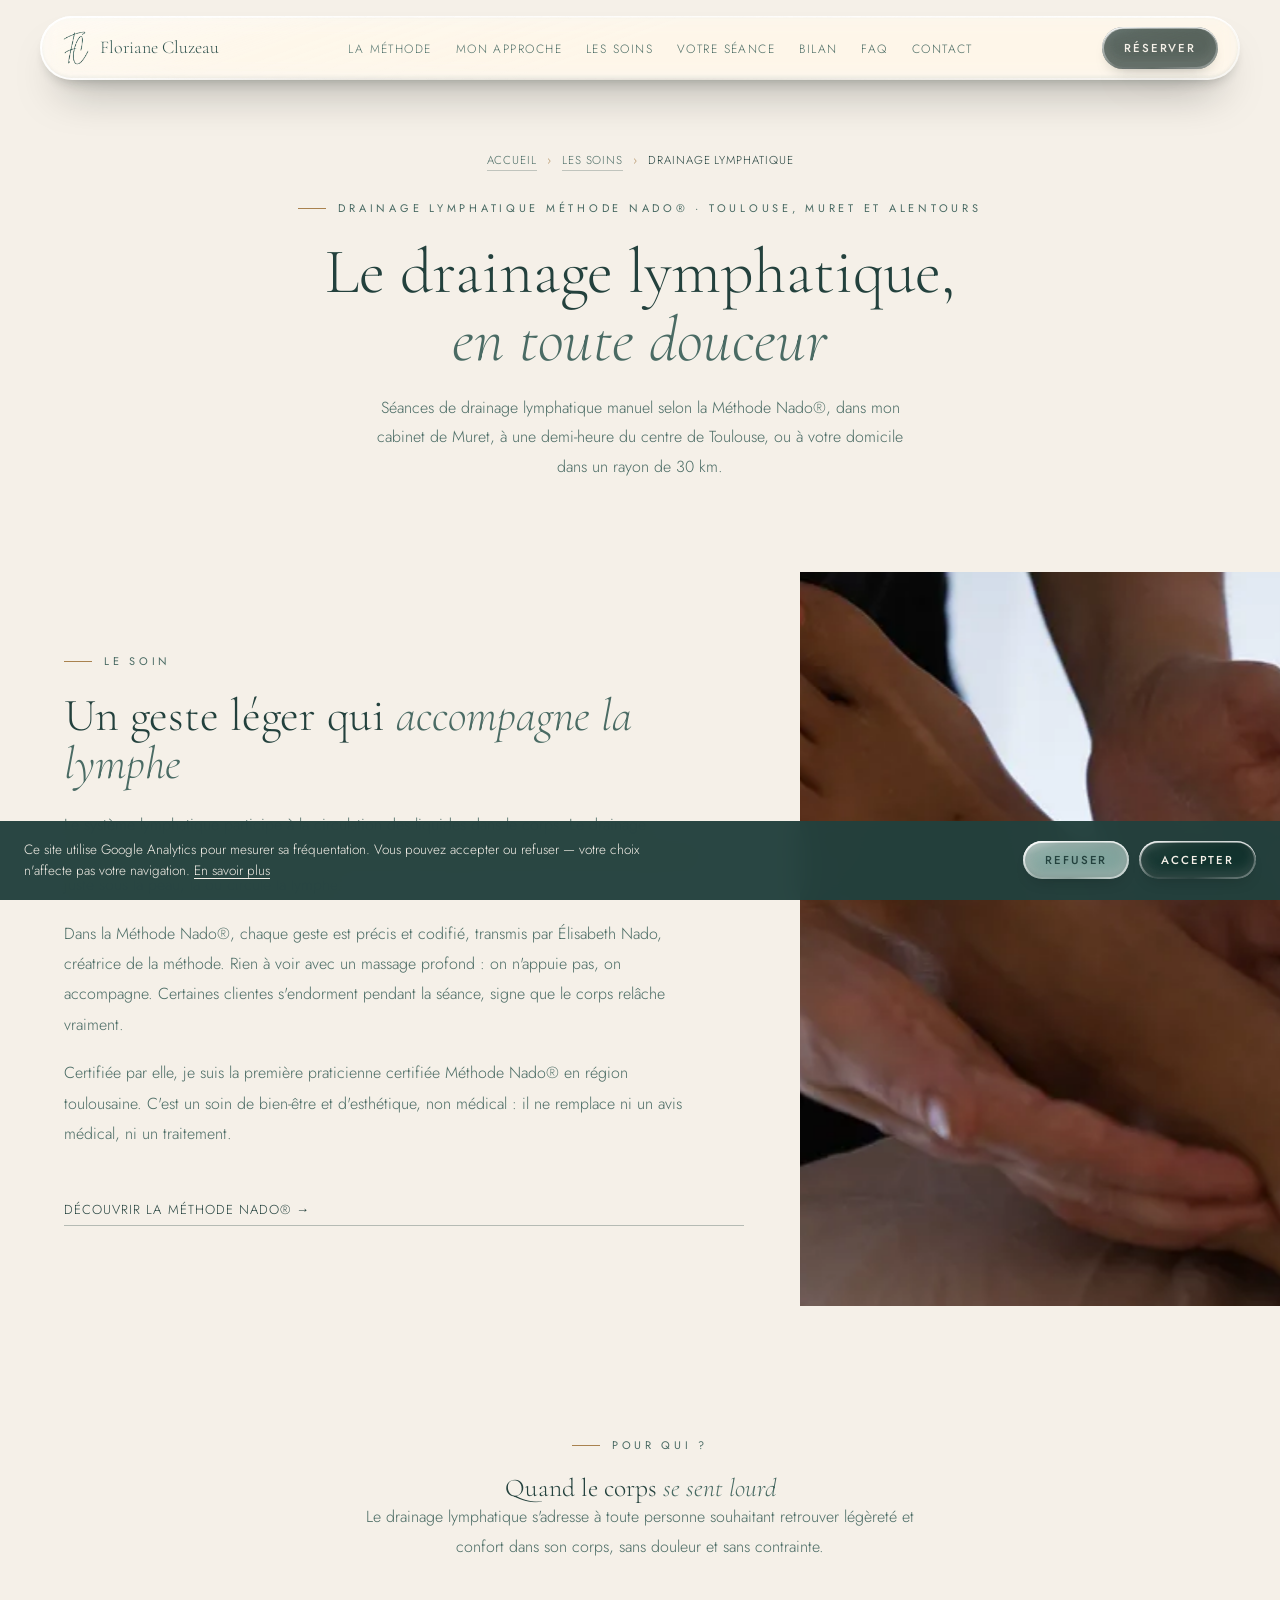
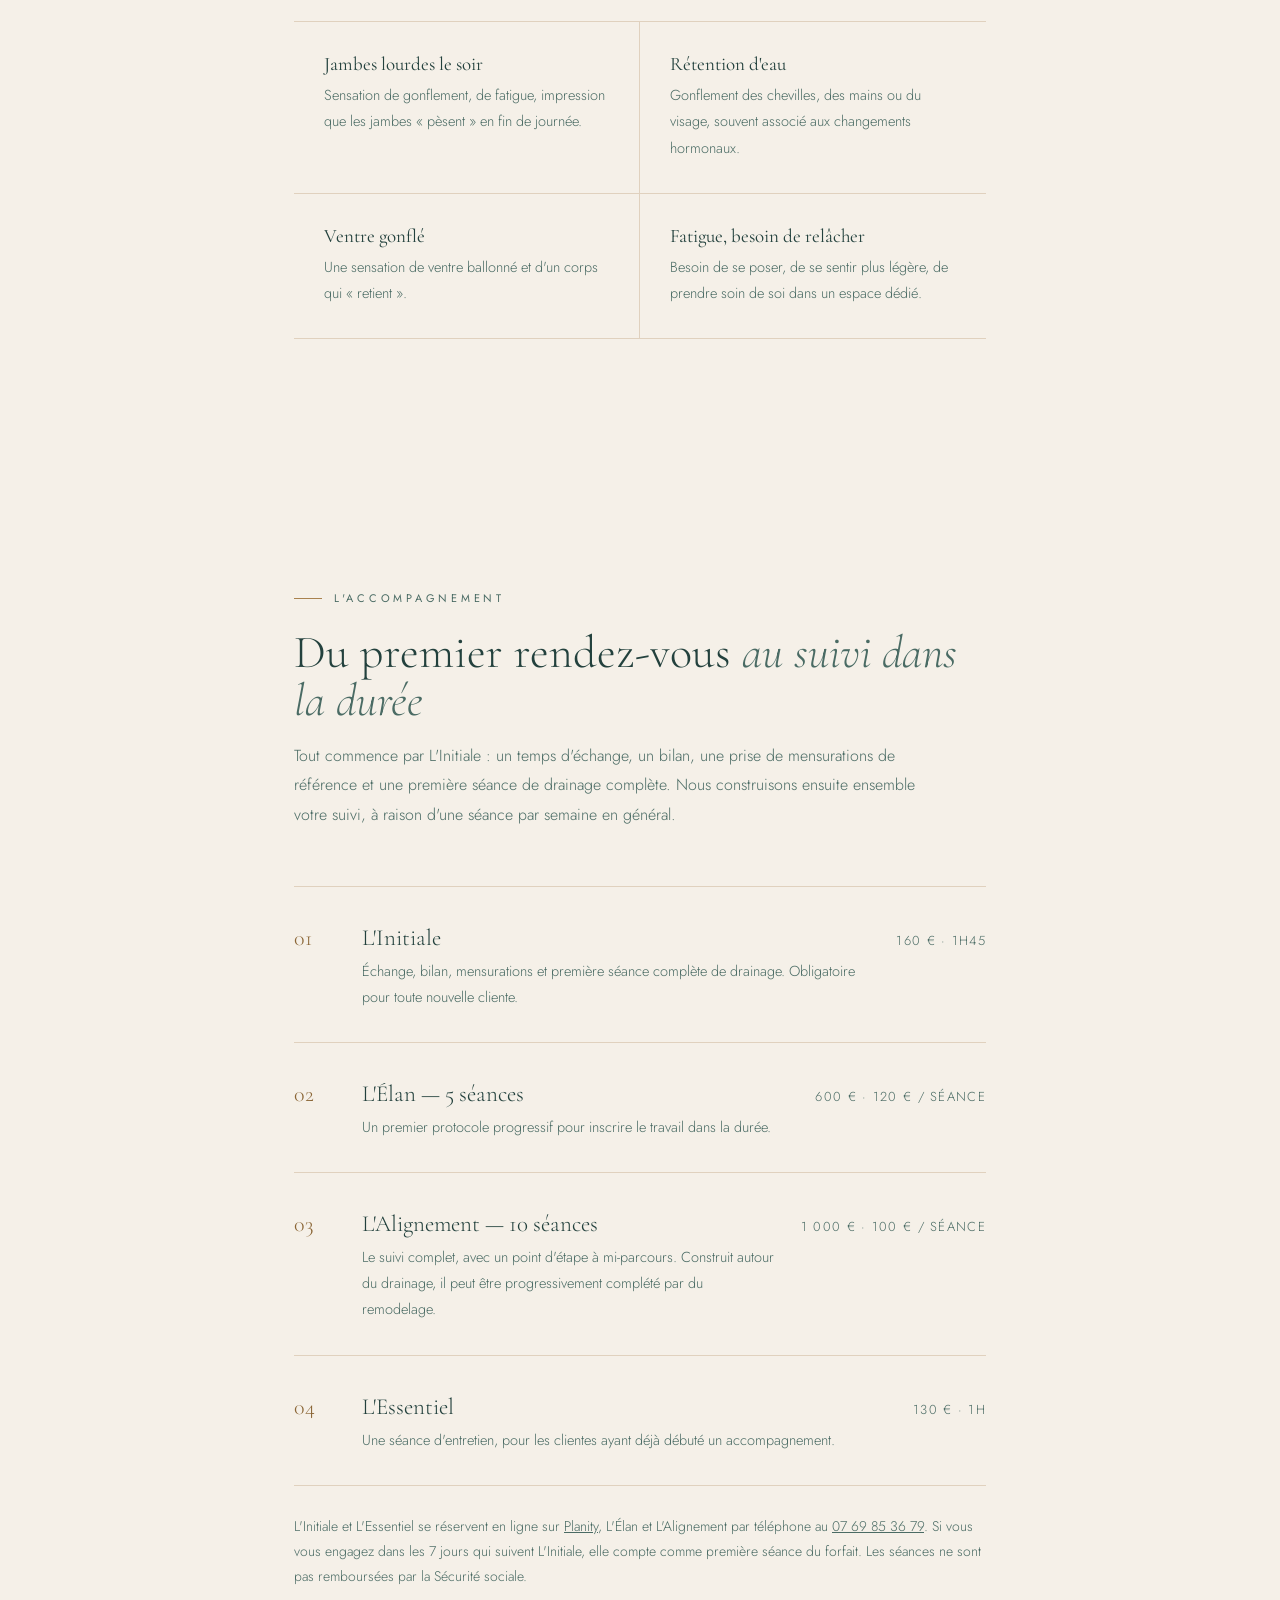
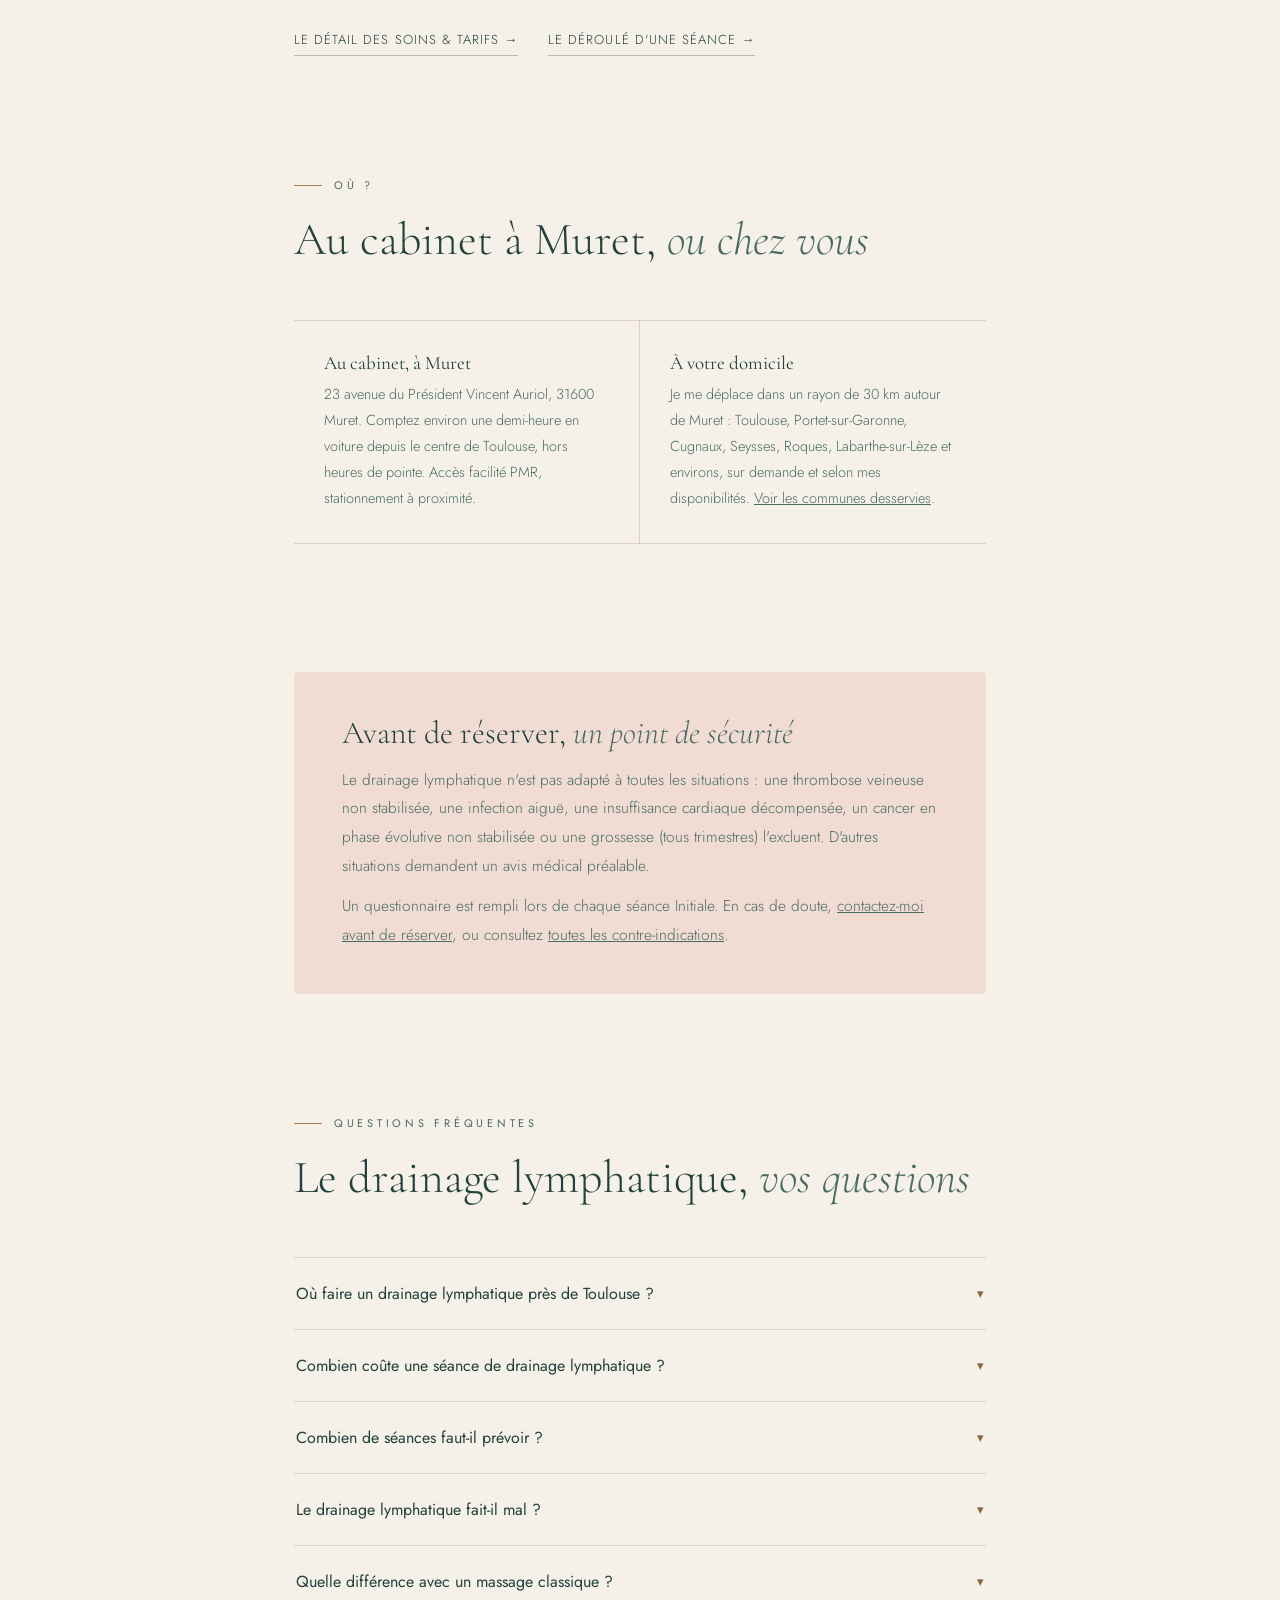
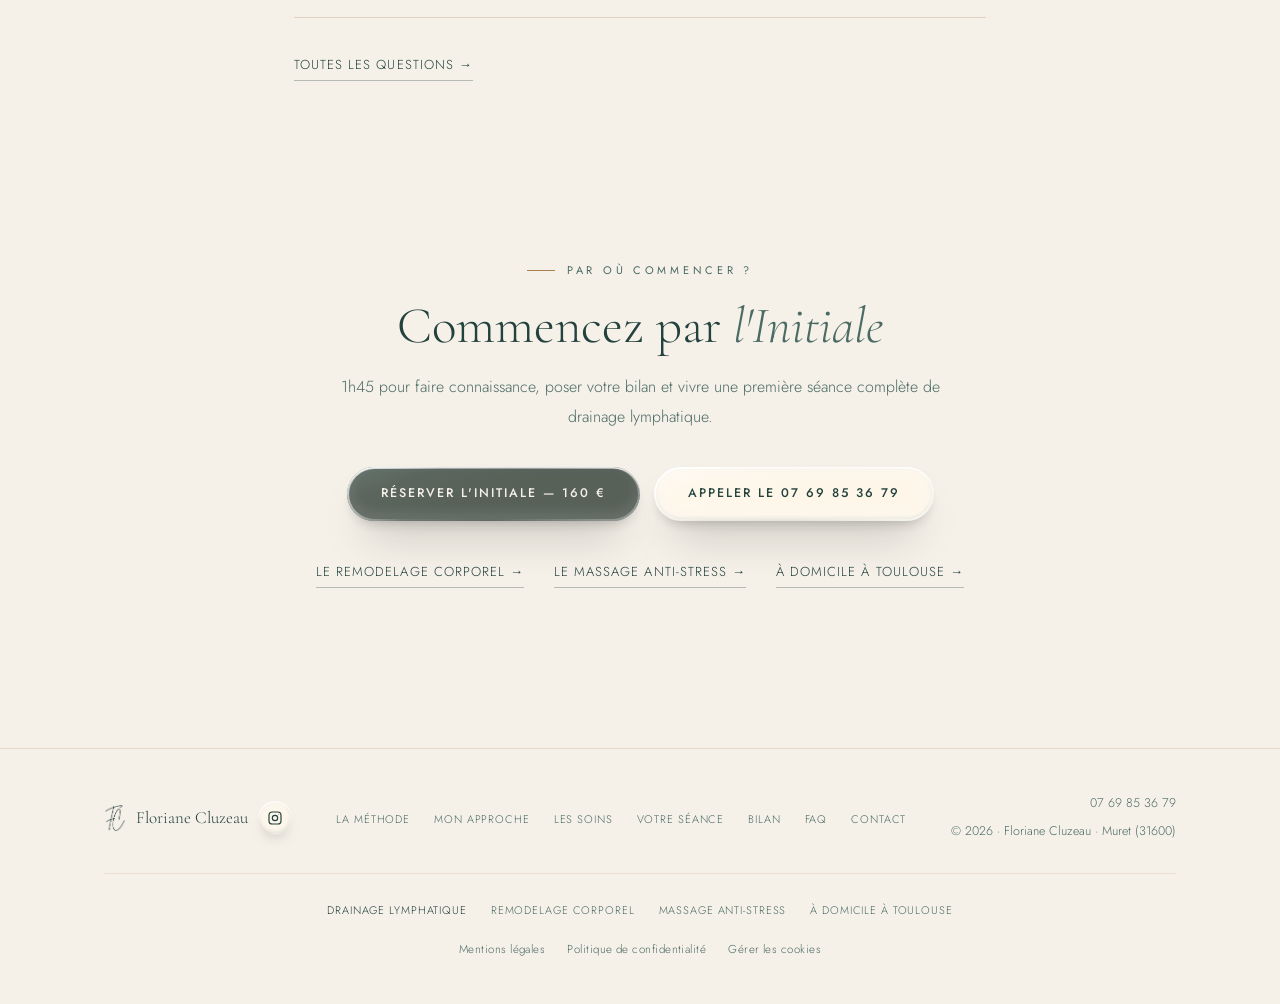
<file: drainage-lymphatique.html>
<!DOCTYPE html>
<html lang="fr">
<head>
<meta charset="UTF-8">
  <script>
    window.dataLayer = window.dataLayer || [];
    function gtag(){dataLayer.push(arguments);}
    gtag('consent', 'default', { 'analytics_storage': 'denied', 'ad_storage': 'denied' });
  </script>
<meta name="viewport" content="width=device-width, initial-scale=1.0">
<title>Drainage lymphatique à Toulouse : cabinet à Muret ou à domicile</title>
<link rel="icon" href="/favicon.ico" sizes="32x32">
<link rel="icon" type="image/png" href="/favicon.png" sizes="192x192">
<link rel="apple-touch-icon" href="/apple-touch-icon.png">
<meta name="description" content="Drainage lymphatique Méthode Nado® près de Toulouse : au cabinet de Muret, à une demi-heure du centre, ou à domicile (30 km). Séances et tarifs.">
<meta name="robots" content="index, follow">
<link rel="canonical" href="https://florianecluzeau.fr/drainage-lymphatique">
<meta property="og:title" content="Drainage lymphatique à Toulouse : cabinet à Muret ou à domicile">
<meta property="og:description" content="Drainage lymphatique manuel Méthode Nado®, au cabinet de Muret ou à votre domicile autour de Toulouse. Première praticienne certifiée Méthode Nado® en région toulousaine.">
<meta property="og:url" content="https://florianecluzeau.fr/drainage-lymphatique">
<meta property="og:type" content="website">
<meta property="og:site_name" content="Floriane Cluzeau — Drainage Lymphatique Méthode Nado®">
<meta property="og:locale" content="fr_FR">
<meta property="og:image" content="https://florianecluzeau.fr/assets/img/og-floriane-cluzeau.jpg">
<meta property="og:image:width" content="1200">
<meta property="og:image:height" content="630">
<meta property="og:image:alt" content="Floriane Cluzeau, praticienne certifiée Méthode Nado®, dans son cabinet de Muret">
<meta name="twitter:card" content="summary_large_image">
<link rel="preload" as="font" type="font/woff2" href="assets/fonts/cormorant-garamond-300-normal.woff2" crossorigin>
<link rel="preload" as="font" type="font/woff2" href="assets/fonts/jost-300-normal.woff2" crossorigin>
<link rel="stylesheet" href="styles.css">
<!-- Le service et le fil d'Ariane. Prix identiques à /soins : à mettre à jour ensemble. -->
<script type="application/ld+json">
{
  "@context": "https://schema.org",
  "@graph": [
    {
      "@type": "Service",
      "@id": "https://florianecluzeau.fr/drainage-lymphatique#service",
      "name": "Drainage lymphatique Méthode Nado®",
      "serviceType": "Drainage lymphatique manuel (bien-être et esthétique)",
      "description": "Drainage lymphatique manuel selon la Méthode Nado®, au cabinet de Muret ou à domicile dans un rayon de 30 km autour de Muret, Toulouse comprise. Activité de bien-être et d'esthétique, non médicale.",
      "url": "https://florianecluzeau.fr/drainage-lymphatique",
      "provider": {
        "@type": "HealthAndBeautyBusiness",
        "@id": "https://florianecluzeau.fr/#cabinet",
        "name": "Floriane Cluzeau — Drainage Lymphatique Méthode Nado®",
        "url": "https://florianecluzeau.fr/",
        "telephone": "+33769853679",
        "address": {
          "@type": "PostalAddress",
          "streetAddress": "23 Avenue du Président Vincent Auriol",
          "addressLocality": "Muret",
          "postalCode": "31600",
          "addressRegion": "Haute-Garonne",
          "addressCountry": "FR"
        }
      },
      "areaServed": [
        { "@type": "City", "name": "Toulouse" },
        { "@type": "City", "name": "Muret" },
        { "@type": "City", "name": "Portet-sur-Garonne" },
        { "@type": "City", "name": "Cugnaux" },
        { "@type": "City", "name": "Seysses" },
        { "@type": "City", "name": "Roques" },
        { "@type": "City", "name": "Labarthe-sur-Lèze" }
      ],
      "offers": {
        "@type": "Offer",
        "name": "L'Initiale — bilan et première séance de drainage lymphatique (1h45)",
        "url": "https://florianecluzeau.fr/soins#initiale",
        "price": "160",
        "priceCurrency": "EUR"
      }
    },
    {
      "@type": "BreadcrumbList",
      "itemListElement": [
        { "@type": "ListItem", "position": 1, "name": "Accueil", "item": "https://florianecluzeau.fr/" },
        { "@type": "ListItem", "position": 2, "name": "Les soins", "item": "https://florianecluzeau.fr/soins" },
        { "@type": "ListItem", "position": 3, "name": "Drainage lymphatique" }
      ]
    }
  ]
}
</script>
</head>
<body>
<a class="skip-link" href="#main">Aller au contenu</a>

<nav aria-label="Navigation principale">
  <div class="nav-in">
    <a href="/" class="brand" aria-label="Accueil Floriane Cluzeau">
      <img src="assets/img/monogram-v2-120.webp" alt="" class="brand-logo" width="93" height="120" aria-hidden="true">
      <span class="brand-text">Floriane Cluzeau</span>
    </a>
    <ul class="nav-links" role="list">
      <li><a href="methode">La Méthode</a></li>
      <li><a href="mon-approche">Mon approche</a></li>
      <li><a href="soins">Les Soins</a></li>
      <li><a href="seance">Votre Séance</a></li>
      <li><a href="bilan">Bilan</a></li>
      <li><a href="faq">FAQ</a></li>
      <li><a href="contact">Contact</a></li>
    </ul>
    <div class="nav-actions">
      <a href="tel:+33769853679" class="nav-tel">07 69 85 36 79</a>
      <a href="https://www.planity.com/floriane-cluzeau-31600-muret" class="btn btn-sm" target="_blank" rel="noopener">Réserver</a>
      <button class="nav-toggle" aria-expanded="false" aria-controls="mobile-menu" aria-label="Ouvrir le menu">
        <span></span><span></span><span></span>
      </button>
    </div>
  </div>
</nav>

<div id="mobile-menu" class="mobile-menu">
  <a href="methode">La Méthode</a>
  <a href="mon-approche">Mon approche</a>
  <a href="soins">Les Soins</a>
  <a href="seance">Votre Séance</a>
  <a href="bilan">Bilan</a>
  <a href="faq">FAQ</a>
  <a href="contact">Contact</a>
  <a href="tel:+33769853679" class="mobile-tel">07 69 85 36 79</a>
</div>

<header class="page-head">
  <!-- Haut de page sans animation d'apparition (pas de .reveal) : c'est ce que Google chronomètre (LCP). -->
  <div class="wrap-narrow">
    <div class="fil" role="navigation" aria-label="Fil d'Ariane">
      <a href="/">Accueil</a><span aria-hidden="true">›</span><a href="soins">Les soins</a><span aria-hidden="true">›</span><span aria-current="page">Drainage lymphatique</span>
    </div>
    <h1 class="eyebrow" style="justify-content:center">Drainage lymphatique Méthode Nado® · Toulouse, Muret et alentours</h1>
    <p class="page-titre">Le drainage lymphatique, <em>en toute douceur</em></p>
    <p>Séances de drainage lymphatique manuel selon la Méthode Nado®, dans mon cabinet de Muret, à une demi-heure du centre de Toulouse, ou à votre domicile dans un rayon de 30 km.</p>
  </div>
</header>

<main id="main">

<section class="bleed bleed-approche" id="le-soin">
  <div class="bleed-content">
    <span class="eyebrow reveal">Le soin</span>
    <h2 class="reveal">Un geste léger qui <em>accompagne la lymphe</em></h2>
    <p class="reveal">Le système lymphatique participe à la circulation des liquides dans le corps. Le drainage lymphatique manuel s'adresse à lui par des pressions très légères, lentes et rythmées, appliquées juste sous la peau, là où circule la lymphe.</p>
    <p class="reveal">Dans la Méthode Nado®, chaque geste est précis et codifié, transmis par Élisabeth Nado, créatrice de la méthode. Rien à voir avec un massage profond : on n'appuie pas, on accompagne. Certaines clientes s'endorment pendant la séance, signe que le corps relâche vraiment.</p>
    <p class="reveal">Certifiée par elle, je suis la première praticienne certifiée Méthode Nado® en région toulousaine. C'est un soin de bien-être et d'esthétique, non médical : il ne remplace ni un avis médical, ni un traitement.</p>
    <a href="methode" class="text-link reveal">Découvrir la Méthode Nado® →</a>
  </div>
  <div class="bleed-media reveal-img">
    <img
      src="assets/img/tech-960.webp"
      srcset="assets/img/tech-480.webp 480w, assets/img/tech-720.webp 720w, assets/img/tech-960.webp 960w, assets/img/tech-1200.webp 1200w"
      sizes="(max-width: 900px) 100vw, 40vw"
      width="1200" height="800"
      alt="Drainage lymphatique manuel : mains posées sur la cheville et le pied, pressions légères"
      loading="lazy">
  </div>
</section>

<section class="suivi" id="pour-qui">
  <div class="wrap-narrow">
    <span class="eyebrow reveal" style="justify-content:center">Pour qui ?</span>
    <h2 class="reveal" style="text-align:center">Quand le corps <em>se sent lourd</em></h2>
    <p class="reveal suivi-intro">Le drainage lymphatique s'adresse à toute personne souhaitant retrouver légèreté et confort dans son corps, sans douleur et sans contrainte.</p>
    <div class="signals">
      <div class="signal reveal">
        <h3>Jambes lourdes le soir</h3>
        <p>Sensation de gonflement, de fatigue, impression que les jambes « pèsent » en fin de journée.</p>
      </div>
      <div class="signal reveal reveal-d1">
        <h3>Rétention d'eau</h3>
        <p>Gonflement des chevilles, des mains ou du visage, souvent associé aux changements hormonaux.</p>
      </div>
      <div class="signal reveal reveal-d2">
        <h3>Ventre gonflé</h3>
        <p>Une sensation de ventre ballonné et d'un corps qui « retient ».</p>
      </div>
      <div class="signal reveal reveal-d2">
        <h3>Fatigue, besoin de relâcher</h3>
        <p>Besoin de se poser, de se sentir plus légère, de prendre soin de soi dans un espace dédié.</p>
      </div>
    </div>
  </div>
</section>

<section class="soins" id="accompagnement">
  <div class="wrap-narrow">
    <div class="soins-head">
      <span class="eyebrow reveal">L'accompagnement</span>
      <h2 class="reveal">Du premier rendez-vous <em>au suivi dans la durée</em></h2>
      <p class="reveal">Tout commence par L'Initiale : un temps d'échange, un bilan, une prise de mensurations de référence et une première séance de drainage complète. Nous construisons ensuite ensemble votre suivi, à raison d'une séance par semaine en général.</p>
    </div>
    <ul class="menu">
      <li class="menu-row reveal">
        <span class="menu-num">01</span>
        <div class="menu-info"><h3>L'Initiale</h3><p>Échange, bilan, mensurations et première séance complète de drainage. Obligatoire pour toute nouvelle cliente.</p></div>
        <span class="menu-price">160 € · 1h45</span>
      </li>
      <li class="menu-row reveal reveal-d1">
        <span class="menu-num">02</span>
        <div class="menu-info"><h3>L'Élan — 5 séances</h3><p>Un premier protocole progressif pour inscrire le travail dans la durée.</p></div>
        <span class="menu-price">600 € · 120 € / séance</span>
      </li>
      <li class="menu-row reveal reveal-d1">
        <span class="menu-num">03</span>
        <div class="menu-info"><h3>L'Alignement — 10 séances</h3><p>Le suivi complet, avec un point d'étape à mi-parcours. Construit autour du drainage, il peut être progressivement complété par du remodelage.</p></div>
        <span class="menu-price">1 000 € · 100 € / séance</span>
      </li>
      <li class="menu-row reveal reveal-d2">
        <span class="menu-num">04</span>
        <div class="menu-info"><h3>L'Essentiel</h3><p>Une séance d'entretien, pour les clientes ayant déjà débuté un accompagnement.</p></div>
        <span class="menu-price">130 € · 1h</span>
      </li>
    </ul>
    <p class="reveal" style="font-size:14px;color:var(--encre-2);line-height:1.8;margin-top:28px">L'Initiale et L'Essentiel se réservent en ligne sur <a href="https://www.planity.com/floriane-cluzeau-31600-muret" target="_blank" rel="noopener">Planity</a>, L'Élan et L'Alignement par téléphone au <a href="tel:+33769853679">07 69 85 36 79</a>. Si vous vous engagez dans les 7 jours qui suivent L'Initiale, elle compte comme première séance du forfait. Les séances ne sont pas remboursées par la Sécurité sociale.</p>
    <div class="liens-soins reveal">
      <a href="soins" class="text-link">Le détail des soins &amp; tarifs →</a>
      <a href="seance" class="text-link">Le déroulé d'une séance →</a>
    </div>
  </div>
</section>

<section class="soins" id="ou" style="padding-top:0">
  <div class="wrap-narrow">
    <div class="soins-head">
      <span class="eyebrow reveal">Où ?</span>
      <h2 class="reveal">Au cabinet à Muret, <em>ou chez vous</em></h2>
    </div>
    <div class="signals" style="margin-top:0">
      <div class="signal reveal">
        <h3>Au cabinet, à Muret</h3>
        <p>23 avenue du Président Vincent Auriol, 31600 Muret. Comptez environ une demi-heure en voiture depuis le centre de Toulouse, hors heures de pointe. Accès facilité PMR, stationnement à proximité.</p>
      </div>
      <div class="signal reveal reveal-d1">
        <h3>À votre domicile</h3>
        <p>Je me déplace dans un rayon de 30 km autour de Muret : Toulouse, Portet-sur-Garonne, Cugnaux, Seysses, Roques, Labarthe-sur-Lèze et environs, sur demande et selon mes disponibilités. <a href="domicile-toulouse">Voir les communes desservies</a>.</p>
      </div>
    </div>
  </div>
</section>

<section class="soins" id="securite" style="padding-top:0">
  <div class="wrap-narrow">
    <div class="callout reveal">
      <h3>Avant de réserver, <em>un point de sécurité</em></h3>
      <p>Le drainage lymphatique n'est pas adapté à toutes les situations : une thrombose veineuse non stabilisée, une infection aiguë, une insuffisance cardiaque décompensée, un cancer en phase évolutive non stabilisée ou une grossesse (tous trimestres) l'excluent. D'autres situations demandent un avis médical préalable.</p>
      <p>Un questionnaire est rempli lors de chaque séance Initiale. En cas de doute, <a href="mailto:floriane.drainage@gmail.com">contactez-moi avant de réserver</a>, ou consultez <a href="soins#contre-indications">toutes les contre-indications</a>.</p>
    </div>
  </div>
</section>

<section class="soins" id="questions" style="padding-top:0">
  <div class="wrap-narrow">
    <div class="soins-head">
      <span class="eyebrow reveal">Questions fréquentes</span>
      <h2 class="reveal">Le drainage lymphatique, <em>vos questions</em></h2>
    </div>
    <div class="faq-list reveal">
      <div class="faq-item">
        <button class="faq-question" aria-expanded="false">Où faire un drainage lymphatique près de Toulouse ?<span class="faq-chevron" aria-hidden="true">▾</span></button>
        <div class="faq-reponse" role="region"><div class="faq-reponse-inner">
          <p>Mon cabinet est à Muret, au 23 avenue du Président Vincent Auriol, à environ 25 km du centre de Toulouse, soit une demi-heure en voiture hors heures de pointe. Je me déplace aussi à votre domicile dans un rayon de 30 km autour de Muret, ce qui comprend Toulouse : sur demande et selon mes disponibilités.</p>
          <p><a href="domicile-toulouse">Voir les communes desservies à domicile</a></p>
        </div></div>
      </div>
      <div class="faq-item">
        <button class="faq-question" aria-expanded="false">Combien coûte une séance de drainage lymphatique ?<span class="faq-chevron" aria-hidden="true">▾</span></button>
        <div class="faq-reponse" role="region"><div class="faq-reponse-inner">
          <p>La première séance, L'Initiale (1h45), coûte 160 € : c'est une séance complète de drainage, précédée d'un échange et d'un bilan. Ensuite, L'Élan (5 séances d'1h) est à 600 €, L'Alignement (10 séances d'1h) à 1 000 €, et la séance d'entretien L'Essentiel (1h) à 130 €.</p>
        </div></div>
      </div>
      <div class="faq-item">
        <button class="faq-question" aria-expanded="false">Combien de séances faut-il prévoir ?<span class="faq-chevron" aria-hidden="true">▾</span></button>
        <div class="faq-reponse" role="region"><div class="faq-reponse-inner">
          <p>Chaque corps répond à son rythme. Les premières sensations de légèreté sont souvent perceptibles dès la première ou la deuxième séance. Je recommande un accompagnement de 5 à 10 séances pour inscrire le travail dans la durée, avec un point d'étape (ressenti et mensurations) aux séances 5 et 10.</p>
        </div></div>
      </div>
      <div class="faq-item">
        <button class="faq-question" aria-expanded="false">Le drainage lymphatique fait-il mal ?<span class="faq-chevron" aria-hidden="true">▾</span></button>
        <div class="faq-reponse" role="region"><div class="faq-reponse-inner">
          <p>Non. Les gestes sont doux, lents et fluides, jamais inconfortables : c'est le principe de la méthode. Si vous ressentez une gêne pendant la séance, dites-le-moi immédiatement.</p>
        </div></div>
      </div>
      <div class="faq-item">
        <button class="faq-question" aria-expanded="false">Quelle différence avec un massage classique ?<span class="faq-chevron" aria-hidden="true">▾</span></button>
        <div class="faq-reponse" role="region"><div class="faq-reponse-inner">
          <p>Un massage classique travaille les muscles et peut être profond. Le drainage Méthode Nado® s'adresse au système lymphatique, juste sous la peau, avec des pressions légères et enveloppantes. Si vous cherchez plutôt à relâcher les tensions et le stress, découvrez le <a href="massage-anti-stress">massage anti-stress L'Apaisement</a>.</p>
        </div></div>
      </div>
    </div>
    <div class="liens-soins reveal" style="margin-top:36px">
      <a href="faq" class="text-link">Toutes les questions →</a>
    </div>
  </div>
</section>

<section class="cta-final" id="reserver">
  <div class="wrap-narrow">
    <span class="eyebrow reveal" style="justify-content:center">Par où commencer ?</span>
    <h2 class="reveal">Commencez par <em>l'Initiale</em></h2>
    <p class="reveal">1h45 pour faire connaissance, poser votre bilan et vivre une première séance complète de drainage lymphatique.</p>
    <div class="cta-actions reveal">
      <a href="https://www.planity.com/floriane-cluzeau-31600-muret" class="btn" target="_blank" rel="noopener">Réserver l'Initiale — 160 €</a>
      <a href="tel:+33769853679" class="btn ghost">Appeler le 07 69 85 36 79</a>
    </div>
    <div class="liens-soins centre reveal">
      <a href="remodelage-corporel" class="text-link">Le remodelage corporel →</a>
      <a href="massage-anti-stress" class="text-link">Le massage anti-stress →</a>
      <a href="domicile-toulouse" class="text-link">À domicile à Toulouse →</a>
    </div>
  </div>
</section>

</main>

<footer>
  <div class="wrap footer-in">
    <div class="footer-brand">
      <img src="assets/img/monogram-v2-120.webp" width="93" height="120" alt="" aria-hidden="true">
      <span>Floriane Cluzeau</span>
      <a href="https://www.instagram.com/floriane.drainage/" class="social-icon" target="_blank" rel="noopener" aria-label="Floriane Cluzeau sur Instagram">
        <svg viewBox="0 0 24 24" fill="none" stroke="currentColor" stroke-width="1.8" stroke-linecap="round" stroke-linejoin="round" aria-hidden="true">
          <rect x="3" y="3" width="18" height="18" rx="5"/>
          <circle cx="12" cy="12" r="4"/>
          <circle cx="17.2" cy="6.8" r=".6" fill="currentColor" stroke="none"/>
        </svg>
      </a>
    </div>
    <ul class="footer-links" role="list">
      <li><a href="methode">La Méthode</a></li>
      <li><a href="mon-approche">Mon approche</a></li>
      <li><a href="soins">Les Soins</a></li>
      <li><a href="seance">Votre Séance</a></li>
      <li><a href="bilan">Bilan</a></li>
      <li><a href="faq">FAQ</a></li>
      <li><a href="contact">Contact</a></li>
    </ul>
    <div class="footer-meta">
      <a href="tel:+33769853679">07 69 85 36 79</a>
      <span>© 2026 · Floriane Cluzeau · Muret (31600)</span>
    </div>
  </div>
  <div class="wrap">
    <ul class="footer-soins" role="list" aria-label="Nos soins">
      <li><a href="drainage-lymphatique" aria-current="page">Drainage lymphatique</a></li>
      <li><a href="remodelage-corporel">Remodelage corporel</a></li>
      <li><a href="massage-anti-stress">Massage anti-stress</a></li>
      <li><a href="domicile-toulouse">À domicile à Toulouse</a></li>
    </ul>
    <div class="footer-legal">
      <a href="mentions-legales">Mentions légales</a>
      <a href="politique-confidentialite">Politique de confidentialité</a>
      <button type="button" data-cookies>Gérer les cookies</button>
    </div>
  </div>
</footer>

<div class="sticky-cta" role="region" aria-label="Actions rapides">
  <a href="tel:+33769853679" class="btn ghost">Appeler</a>
  <a href="https://www.planity.com/floriane-cluzeau-31600-muret" class="btn" target="_blank" rel="noopener">Réserver</a>
</div>

<script src="app.js"></script>
</body>
</html>
</file>
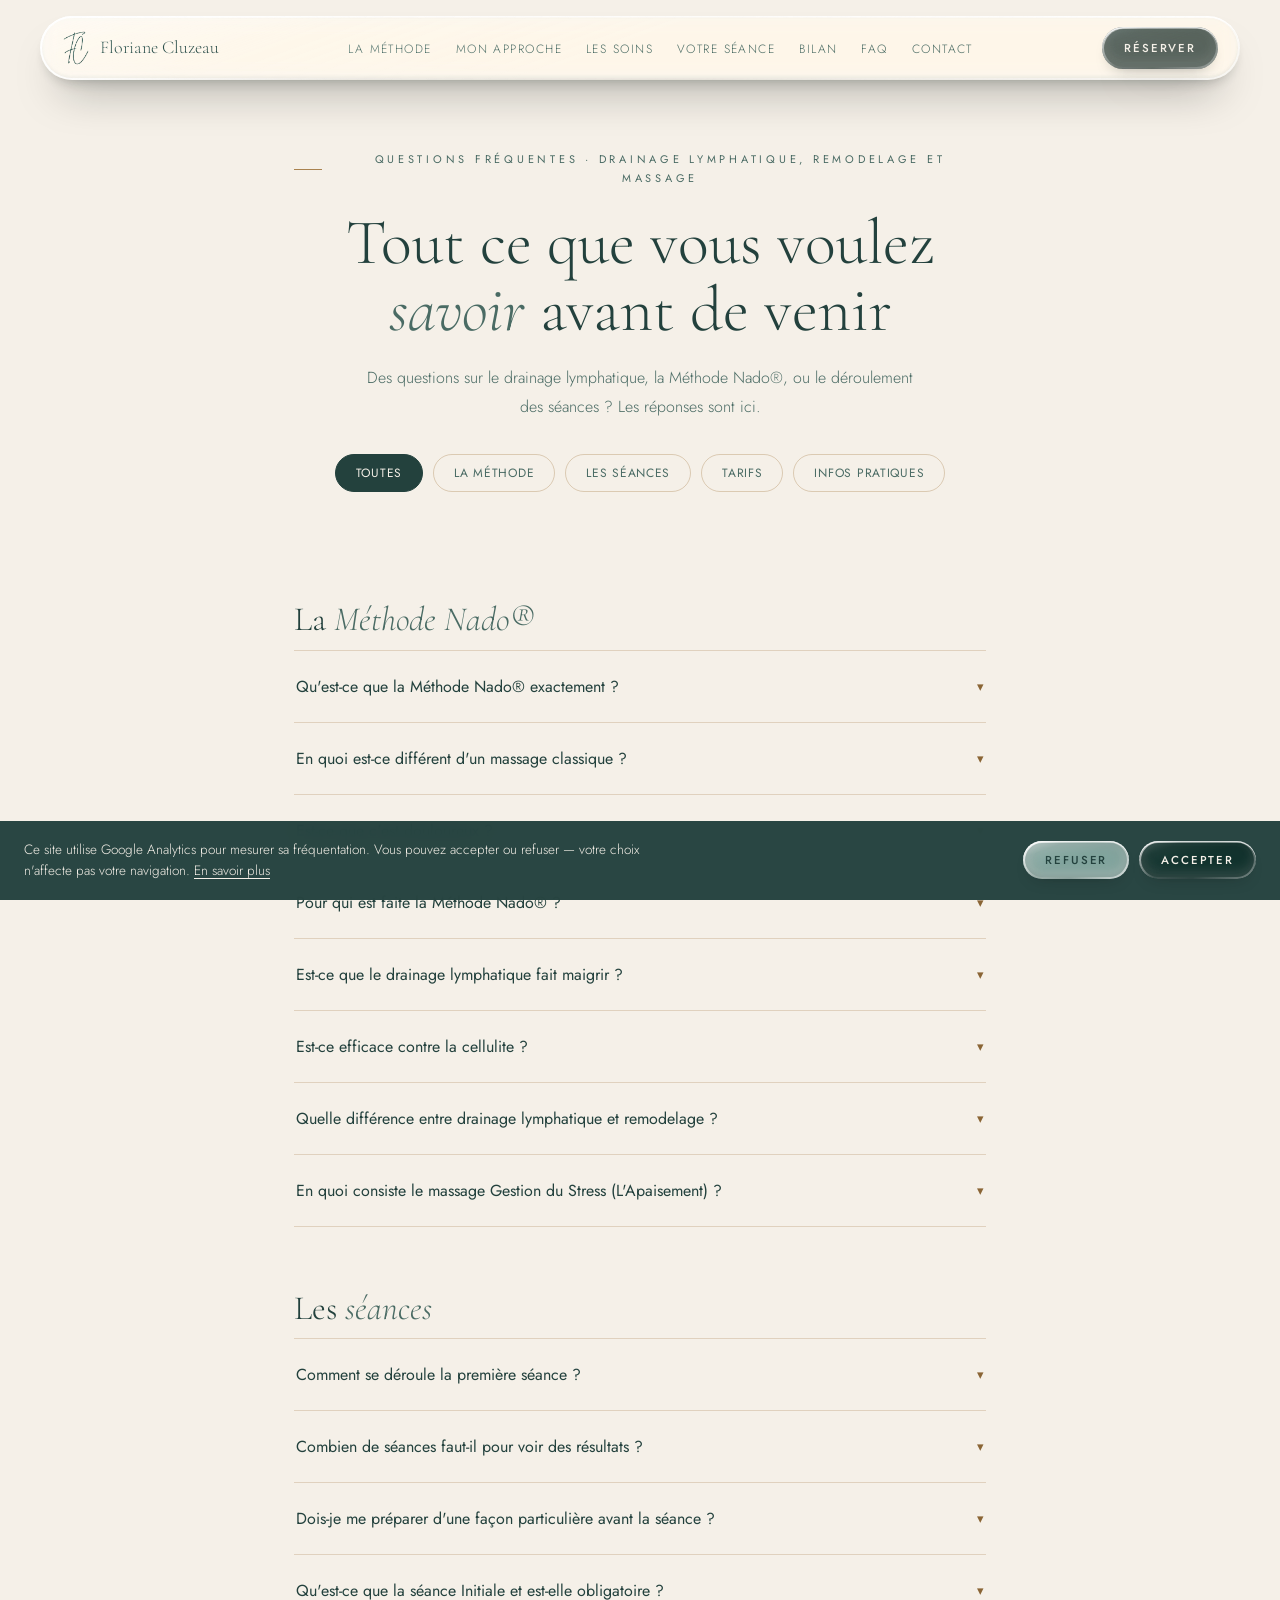
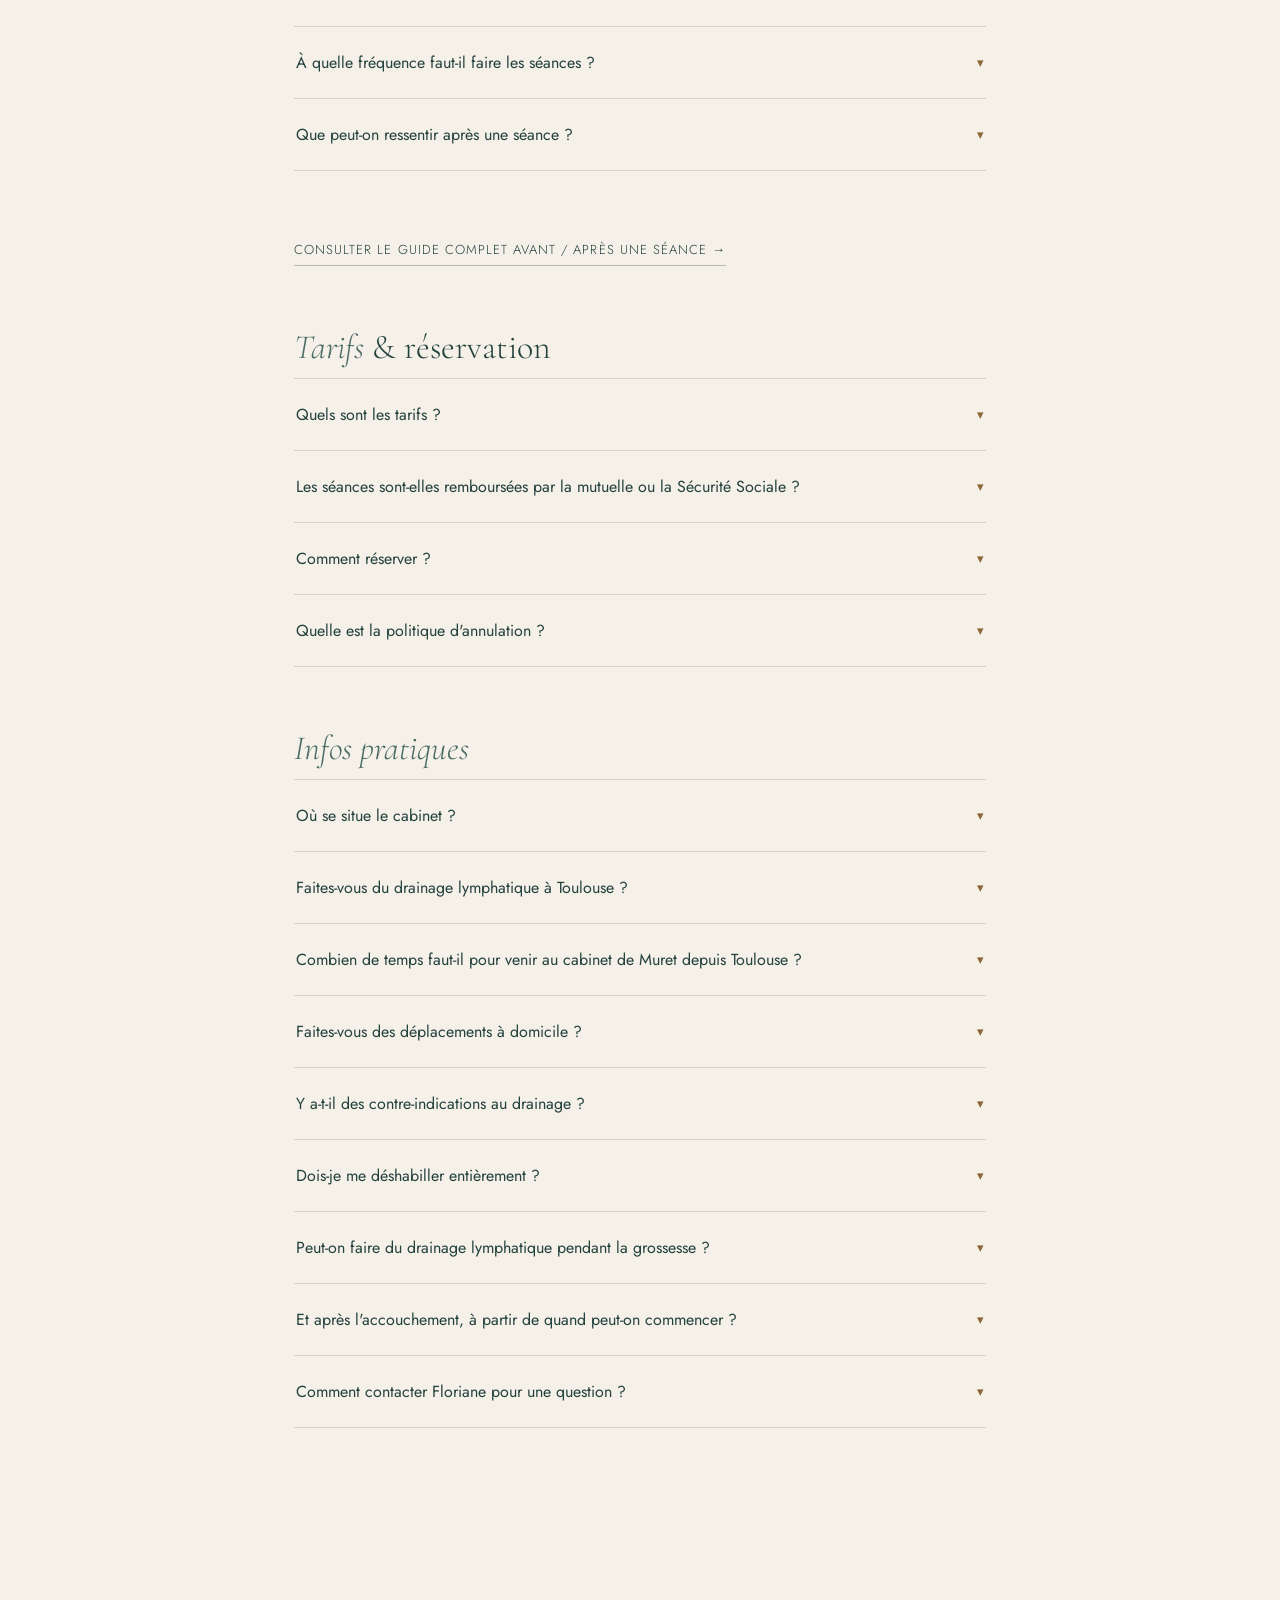
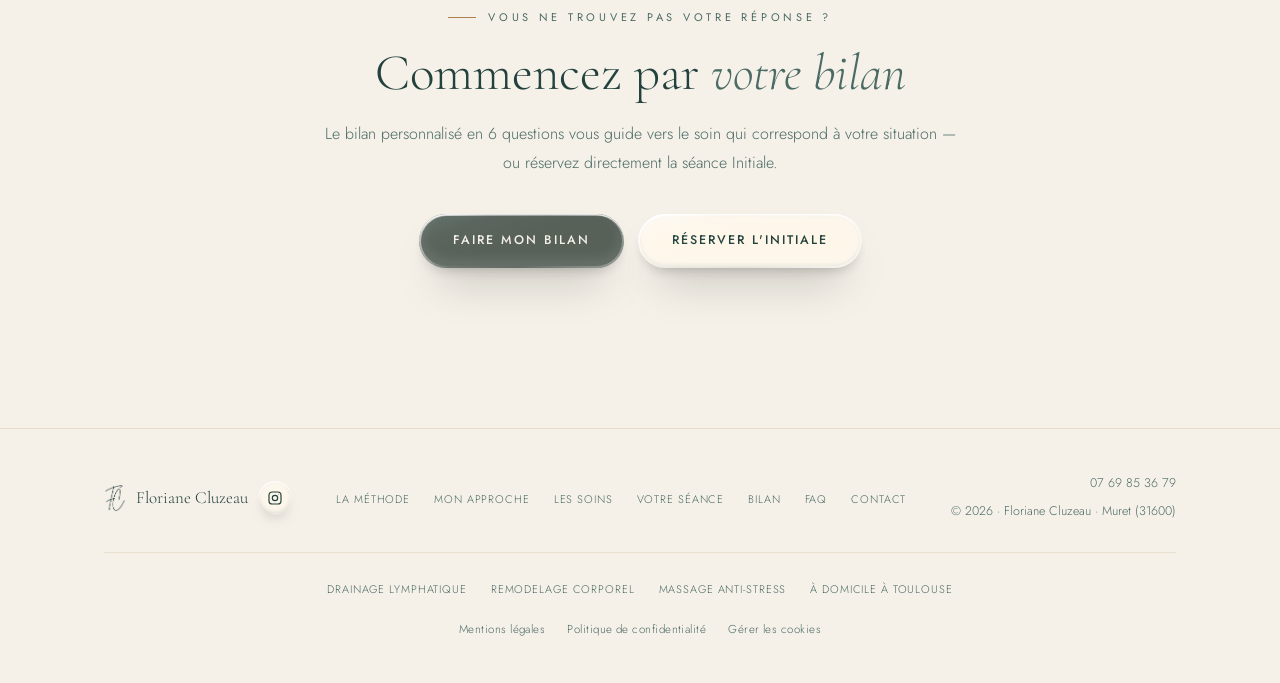
<file: faq.html>
<!DOCTYPE html>
<html lang="fr">
<head>
<meta charset="UTF-8">
  <script>
    window.dataLayer = window.dataLayer || [];
    function gtag(){dataLayer.push(arguments);}
    gtag('consent', 'default', { 'analytics_storage': 'denied', 'ad_storage': 'denied' });
  </script>
<meta name="viewport" content="width=device-width, initial-scale=1.0">
<title>Drainage lymphatique, remodelage, massage : vos questions | Muret</title>
<link rel="icon" href="/favicon.ico" sizes="32x32">
<link rel="icon" type="image/png" href="/favicon.png" sizes="192x192">
<link rel="apple-touch-icon" href="/apple-touch-icon.png">
<meta name="description" content="Vos questions sur le drainage lymphatique, le remodelage et le massage anti-stress Méthode Nado® près de Toulouse : tarifs, domicile, contre-indications.">
<meta name="robots" content="index, follow">
<link rel="canonical" href="https://florianecluzeau.fr/faq">
<meta property="og:title" content="Drainage lymphatique, remodelage, massage : vos questions | Floriane Cluzeau">
<meta property="og:description" content="Toutes vos questions sur le drainage lymphatique, le remodelage et le massage anti-stress Méthode Nado®, à Muret et à domicile autour de Toulouse.">
<meta property="og:url" content="https://florianecluzeau.fr/faq">
<meta property="og:type" content="website">
<meta property="og:site_name" content="Floriane Cluzeau — Drainage Lymphatique Méthode Nado®">
<meta property="og:locale" content="fr_FR">
<meta property="og:image" content="https://florianecluzeau.fr/assets/img/og-floriane-cluzeau.jpg">
<meta property="og:image:width" content="1200">
<meta property="og:image:height" content="630">
<meta property="og:image:alt" content="Floriane Cluzeau, praticienne certifiée Méthode Nado®, dans son cabinet de Muret">
<meta name="twitter:card" content="summary_large_image">
<link rel="preload" as="font" type="font/woff2" href="assets/fonts/cormorant-garamond-300-normal.woff2" crossorigin>
<link rel="preload" as="font" type="font/woff2" href="assets/fonts/jost-300-normal.woff2" crossorigin>
<link rel="stylesheet" href="styles.css">
<script type="application/ld+json">
{
  "@context": "https://schema.org",
  "@type": "FAQPage",
  "mainEntity": [
    {"@type":"Question","name":"Qu'est-ce que la Méthode Nado® exactement ?","acceptedAnswer":{"@type":"Answer","text":"La Méthode Nado® est une technique de drainage lymphatique manuelle créée par Élisabeth Nado, fondée sur des gestes précis et doux qui stimulent le système lymphatique sans douleur. C'est une méthode bien-être et esthétique, non médicale, qui vise à réduire la rétention d'eau, alléger les jambes et affiner la silhouette."}},
    {"@type":"Question","name":"En quoi est-ce différent d'un massage classique ?","acceptedAnswer":{"@type":"Answer","text":"Un massage classique travaille les muscles en profondeur. La Méthode Nado® travaille le système lymphatique juste sous la peau, avec des pressions légères et enveloppantes, respectueuses des tissus."}},
    {"@type":"Question","name":"Est-ce que c'est douloureux ?","acceptedAnswer":{"@type":"Answer","text":"Non. Les gestes sont doux et fluides, jamais inconfortables. C'est le principe fondamental de la méthode."}},
    {"@type":"Question","name":"Est-ce que le drainage lymphatique fait maigrir ?","acceptedAnswer":{"@type":"Answer","text":"Non, pas directement : le drainage n'agit pas sur la masse graisseuse. En revanche, en réduisant la rétention d'eau, il donne souvent une sensation immédiate de silhouette affinée."}},
    {"@type":"Question","name":"Est-ce efficace contre la cellulite ?","acceptedAnswer":{"@type":"Answer","text":"Oui, particulièrement sur la cellulite aqueuse liée à la rétention d'eau. Sur une cellulite plus fibreuse, les résultats sont plus progressifs et demandent un accompagnement sur plusieurs séances."}},
    {"@type":"Question","name":"Comment se déroule la première séance ?","acceptedAnswer":{"@type":"Answer","text":"La première séance, l'Initiale, dure 1h45 : un échange sur votre corps et vos objectifs, une prise de mensurations de référence, puis une première séance complète de drainage."}},
    {"@type":"Question","name":"Combien de séances faut-il pour voir des résultats ?","acceptedAnswer":{"@type":"Answer","text":"Les premières sensations sont souvent perceptibles dès la première ou deuxième séance. Pour des résultats visibles et durables, un accompagnement de 5 à 10 séances est recommandé."}},
    {"@type":"Question","name":"Qu'est-ce que la séance Initiale et est-elle obligatoire ?","acceptedAnswer":{"@type":"Answer","text":"Oui, elle est obligatoire pour toute nouvelle cliente. C'est une séance complète de drainage incluant un échange approfondi et une prise de mensurations, base de tout suivi personnalisé. Si vous vous engagez dans L'Élan ou L'Alignement dans les 7 jours qui suivent, elle compte comme première séance du forfait."}},
    {"@type":"Question","name":"Quels sont les tarifs ?","acceptedAnswer":{"@type":"Answer","text":"L'Initiale (1h45, obligatoire) : 160 €. L'Élan, 5 séances d'1h : 600 € (120 €/séance). L'Alignement, 10 séances d'1h : 1000 € (100 €/séance). L'Essentiel (séance d'entretien d'1h) : 130 €. L'Apaisement, massage gestion du stress (1h10, sans prérequis) : 100 €."}},
    {"@type":"Question","name":"Les séances sont-elles remboursées par la mutuelle ou la Sécurité Sociale ?","acceptedAnswer":{"@type":"Answer","text":"Non, la Méthode Nado® est une méthode bien-être et esthétique non médicale, non remboursée par la Sécurité Sociale. Certaines mutuelles remboursent des soins bien-être : renseignez-vous auprès de la vôtre."}},
    {"@type":"Question","name":"Comment réserver ?","acceptedAnswer":{"@type":"Answer","text":"L'Initiale, L'Essentiel et L'Apaisement se réservent en ligne 24h/24 via Planity. L'Élan et L'Alignement se réservent par téléphone au 07 69 85 36 79, en général à l'issue de l'Initiale."}},
    {"@type":"Question","name":"Où se situe le cabinet ?","acceptedAnswer":{"@type":"Answer","text":"23 Avenue du Président Vincent Auriol, 31600 Muret."}},
    {"@type":"Question","name":"Faites-vous des déplacements à domicile ?","acceptedAnswer":{"@type":"Answer","text":"Oui, dans un rayon de 30 km autour de Muret : Toulouse, Portet-sur-Garonne, Cugnaux, Seysses, Roques, Labarthe-sur-Lèze et environs."}},
    {"@type":"Question","name":"Faites-vous du drainage lymphatique à Toulouse ?","acceptedAnswer":{"@type":"Answer","text":"Oui, à domicile. Mon cabinet est à Muret, à environ 25 km du centre de Toulouse, et je me déplace dans un rayon de 30 km autour de Muret, ce qui comprend Toulouse, sur demande et sous réserve de disponibilité."}},
    {"@type":"Question","name":"Combien de temps faut-il pour venir au cabinet de Muret depuis Toulouse ?","acceptedAnswer":{"@type":"Answer","text":"Environ une demi-heure en voiture depuis le centre de Toulouse (25 km), hors heures de pointe. Comptez davantage aux heures de pointe."}},
    {"@type":"Question","name":"Quelle différence entre drainage lymphatique et remodelage ?","acceptedAnswer":{"@type":"Answer","text":"Le drainage utilise des pressions très légères, juste sous la peau, pour accompagner la circulation de la lymphe et alléger les tissus. Le remodelage est un geste plus profond, qui s'adresse au tissu sous-cutané pour accompagner la tonicité de la peau et le galbe de la silhouette. Dans la Méthode Nado®, les deux se combinent souvent au sein d'un même accompagnement."}},
    {"@type":"Question","name":"En quoi consiste le massage Gestion du Stress (L'Apaisement) ?","acceptedAnswer":{"@type":"Answer","text":"L'Apaisement est un massage Méthode Nado® de 1h10, inspiré du massage suédois : gestes enveloppants, pressions ciblées et étirements doux, pour aider le corps à relâcher ce qu'il retient. Il est accessible sans séance Initiale préalable et se réserve en ligne (100 €)."}},
    {"@type":"Question","name":"Y a-t-il des contre-indications au drainage ?","acceptedAnswer":{"@type":"Answer","text":"Oui. Contre-indications absolues : thrombose veineuse non stabilisée, infection aiguë, insuffisance cardiaque décompensée, cancer en phase évolutive non stabilisée, grossesse (tous trimestres). Contre-indications relatives (avec avis médical) : hypertension non contrôlée, asthme sévère, diabète avancé, maladies auto-immunes, problèmes cutanés actifs."}},
    {"@type":"Question","name":"Peut-on faire du drainage lymphatique pendant la grossesse ?","acceptedAnswer":{"@type":"Answer","text":"Non, le drainage n'est pas proposé pendant la grossesse, quel que soit le trimestre. Les séances peuvent reprendre après l'accouchement, selon les délais indiqués dans la question suivante."}},
    {"@type":"Question","name":"Et après l'accouchement, à partir de quand peut-on commencer ?","acceptedAnswer":{"@type":"Answer","text":"Après un accouchement par voie basse sans complication, quelques semaines et l'accord de la sage-femme ou du médecin sont recommandés. Après une césarienne, le délai est plus long : la cicatrice doit être refermée et le suivi médical doit valider la reprise d'activités."}}
  ]
}
</script>
</head>
<body>
<a class="skip-link" href="#main">Aller au contenu</a>

<nav aria-label="Navigation principale">
  <div class="nav-in">
    <a href="/" class="brand" aria-label="Accueil Floriane Cluzeau">
      <img src="assets/img/monogram-v2-120.webp" alt="" class="brand-logo" width="93" height="120" aria-hidden="true">
      <span class="brand-text">Floriane Cluzeau</span>
    </a>
    <ul class="nav-links" role="list">
      <li><a href="methode">La Méthode</a></li>
      <li><a href="mon-approche">Mon approche</a></li>
      <li><a href="soins">Les Soins</a></li>
      <li><a href="seance">Votre Séance</a></li>
      <li><a href="bilan">Bilan</a></li>
      <li><a href="faq" aria-current="page">FAQ</a></li>
      <li><a href="contact">Contact</a></li>
    </ul>
    <div class="nav-actions">
      <a href="tel:+33769853679" class="nav-tel">07 69 85 36 79</a>
      <a href="https://www.planity.com/floriane-cluzeau-31600-muret" class="btn btn-sm" target="_blank" rel="noopener">Réserver</a>
      <button class="nav-toggle" aria-expanded="false" aria-controls="mobile-menu" aria-label="Ouvrir le menu">
        <span></span><span></span><span></span>
      </button>
    </div>
  </div>
</nav>

<div id="mobile-menu" class="mobile-menu">
  <a href="methode">La Méthode</a>
  <a href="mon-approche">Mon approche</a>
  <a href="soins">Les Soins</a>
  <a href="seance">Votre Séance</a>
  <a href="bilan">Bilan</a>
  <a href="faq">FAQ</a>
  <a href="contact">Contact</a>
  <a href="tel:+33769853679" class="mobile-tel">07 69 85 36 79</a>
</div>

<header class="page-head">
  <div class="wrap-narrow">
    <h1 class="eyebrow reveal" style="justify-content:center">Questions fréquentes · Drainage lymphatique, remodelage et massage</h1>
    <p class="page-titre reveal reveal-d1">Tout ce que vous voulez <em>savoir</em> avant de venir</p>
    <p class="reveal reveal-d2">Des questions sur le drainage lymphatique, la Méthode Nado®, ou le déroulement des séances ? Les réponses sont ici.</p>
    <div class="faq-cats reveal reveal-d3">
      <button class="faq-cat-btn actif" data-cat="tout">Toutes</button>
      <button class="faq-cat-btn" data-cat="methode">La méthode</button>
      <button class="faq-cat-btn" data-cat="seance">Les séances</button>
      <button class="faq-cat-btn" data-cat="tarifs">Tarifs</button>
      <button class="faq-cat-btn" data-cat="pratique">Infos pratiques</button>
    </div>
  </div>
</header>

<main id="main">
<section class="soins" style="padding-top:20px">
  <div class="wrap-narrow">

    <div class="faq-section reveal" id="methode" data-cat="methode">
      <h2 class="faq-section-titre">La <em>Méthode Nado®</em></h2>
      <div class="faq-list">
        <div class="faq-item">
          <button class="faq-question" aria-expanded="false">Qu'est-ce que la Méthode Nado® exactement ?<span class="faq-chevron" aria-hidden="true">▾</span></button>
          <div class="faq-reponse" role="region"><div class="faq-reponse-inner">
            <p>La Méthode Nado® est une technique de drainage lymphatique manuelle créée et développée par Élisabeth Nado. Elle repose sur des gestes d'une précision exceptionnelle, pensés pour stimuler le système lymphatique en douceur — sans pression forte, sans douleur.</p>
            <p>C'est une méthode bien-être et esthétique, et non médicale. Elle vise à réduire la rétention d'eau, alléger les jambes, affiner la silhouette et procurer une sensation de légèreté profonde.</p>
          </div></div>
        </div>
        <div class="faq-item">
          <button class="faq-question" aria-expanded="false">En quoi est-ce différent d'un massage classique ?<span class="faq-chevron" aria-hidden="true">▾</span></button>
          <div class="faq-reponse" role="region"><div class="faq-reponse-inner">
            <p>Un massage classique travaille sur les muscles — il peut être vigoureux, profond, parfois inconfortable. La Méthode Nado® travaille sur le système lymphatique, juste sous la peau. Les pressions sont légères, enveloppantes, et respectueuses des tissus.</p>
            <p>Certaines clientes s'endorment pendant la séance. Ce n'est pas un signe que rien ne se passe — c'est au contraire le signe que le corps relâche vraiment.</p>
          </div></div>
        </div>
        <div class="faq-item">
          <button class="faq-question" aria-expanded="false">Est-ce que c'est douloureux ?<span class="faq-chevron" aria-hidden="true">▾</span></button>
          <div class="faq-reponse" role="region"><div class="faq-reponse-inner">
            <p><strong>Non, pas du tout.</strong> C'est même le principe fondamental de la méthode : <em>on ne doit plus souffrir pour être bien dans son corps</em>. Les gestes sont doux, fluides, jamais inconfortables. Si vous ressentez une quelconque douleur pendant une séance, signalez-le immédiatement.</p>
          </div></div>
        </div>
        <div class="faq-item">
          <button class="faq-question" aria-expanded="false">Pour qui est faite la Méthode Nado® ?<span class="faq-chevron" aria-hidden="true">▾</span></button>
          <div class="faq-reponse" role="region"><div class="faq-reponse-inner">
            <p>Pour toute femme souhaitant retrouver légèreté et confort dans son corps. Que vous ayez des jambes lourdes le soir, une sensation de gonflement, une rétention d'eau persistante, ou simplement l'envie de prendre soin de vous dans un espace dédié.</p>
            <p>Il n'y a pas de profil type. Certaines clientes viennent pour des raisons esthétiques (silhouette, cellulite), d'autres pour des raisons fonctionnelles (jambes lourdes, fatigue). Beaucoup viennent pour les deux.</p>
          </div></div>
        </div>
        <div class="faq-item">
          <button class="faq-question" aria-expanded="false">Est-ce que le drainage lymphatique fait maigrir ?<span class="faq-chevron" aria-hidden="true">▾</span></button>
          <div class="faq-reponse" role="region"><div class="faq-reponse-inner">
            <p><strong>Non, pas directement.</strong> Le drainage lymphatique n'agit pas sur la masse graisseuse — ce n'est pas une méthode d'amincissement au sens strict, et je préfère être honnête là-dessus plutôt que de vous promettre autre chose.</p>
            <p>En revanche, en réduisant la rétention d'eau et les gonflements, il donne souvent une sensation immédiate de silhouette affinée, de ventre plus plat et de jambes plus légères. C'est un excellent complément à une bonne hygiène de vie, mais il ne remplace ni une alimentation équilibrée ni une activité physique.</p>
          </div></div>
        </div>
        <div class="faq-item">
          <button class="faq-question" aria-expanded="false">Est-ce efficace contre la cellulite ?<span class="faq-chevron" aria-hidden="true">▾</span></button>
          <div class="faq-reponse" role="region"><div class="faq-reponse-inner">
            <p>Oui, particulièrement sur la <strong>cellulite aqueuse</strong> — celle liée à la rétention d'eau. En favorisant l'élimination des liquides stagnants, le drainage aide à désengorger les tissus et à lisser visiblement la peau.</p>
            <p>Sur une cellulite plus fibreuse ou ancienne, les résultats seront plus progressifs et demanderont un accompagnement sur plusieurs séances.</p>
          </div></div>
        </div>
        <div class="faq-item">
          <button class="faq-question" aria-expanded="false">Quelle différence entre drainage lymphatique et remodelage ?<span class="faq-chevron" aria-hidden="true">▾</span></button>
          <div class="faq-reponse" role="region"><div class="faq-reponse-inner">
            <p>Le drainage utilise des pressions très légères, juste sous la peau, pour accompagner la circulation de la lymphe et alléger les tissus. Le remodelage est un geste plus profond, qui s'adresse au tissu sous-cutané pour accompagner la tonicité de la peau et le galbe de la silhouette. Dans la Méthode Nado®, les deux se combinent souvent au sein d'un même accompagnement.</p>
            <p><a href="remodelage-corporel">Découvrir le remodelage corporel</a></p>
          </div></div>
        </div>
        <div class="faq-item">
          <button class="faq-question" aria-expanded="false">En quoi consiste le massage Gestion du Stress (L'Apaisement) ?<span class="faq-chevron" aria-hidden="true">▾</span></button>
          <div class="faq-reponse" role="region"><div class="faq-reponse-inner">
            <p>L'Apaisement est un massage Méthode Nado® de 1h10, inspiré du massage suédois : gestes enveloppants, pressions ciblées et étirements doux, pour aider le corps à relâcher ce qu'il retient. Il est accessible sans séance Initiale préalable et se réserve en ligne (100 €).</p>
            <p><a href="massage-anti-stress">Découvrir le massage anti-stress</a></p>
          </div></div>
        </div>
      </div>
    </div>

    <div class="faq-section reveal" id="seance" data-cat="seance">
      <h2 class="faq-section-titre">Les <em>séances</em></h2>
      <div class="faq-list">
        <div class="faq-item">
          <button class="faq-question" aria-expanded="false">Comment se déroule la première séance ?<span class="faq-chevron" aria-hidden="true">▾</span></button>
          <div class="faq-reponse" role="region"><div class="faq-reponse-inner">
            <p>La première séance s'appelle <strong>l'Initiale</strong>. Elle dure 1h45 et se compose de trois temps :</p>
            <p><strong>1. L'échange</strong> — nous discutons de votre corps, vos habitudes, vos objectifs et vos éventuelles contre-indications via un questionnaire préalable.</p>
            <p><strong>2. La prise de mensurations</strong> — pour avoir une base de référence et mesurer concrètement les résultats dans le temps.</p>
            <p><strong>3. La première séance de drainage complète</strong> — vous découvrez la méthode et ses sensations.</p>
          </div></div>
        </div>
        <div class="faq-item">
          <button class="faq-question" aria-expanded="false">Combien de séances faut-il pour voir des résultats ?<span class="faq-chevron" aria-hidden="true">▾</span></button>
          <div class="faq-reponse" role="region"><div class="faq-reponse-inner">
            <p>Les premières sensations — légèreté, moins de gonflement — sont souvent perceptibles dès la première ou deuxième séance. Pour des résultats visibles et durables sur la silhouette, un accompagnement de 5 à 10 séances est recommandé.</p>
            <p>Chaque corps est différent. C'est pourquoi nous prenons des mensurations dès la séance Initiale : pour mesurer, pas supposer.</p>
          </div></div>
        </div>
        <div class="faq-item">
          <button class="faq-question" aria-expanded="false">Dois-je me préparer d'une façon particulière avant la séance ?<span class="faq-chevron" aria-hidden="true">▾</span></button>
          <div class="faq-reponse" role="region"><div class="faq-reponse-inner">
            <p>Pas de préparation particulière nécessaire. Quelques bonnes pratiques cependant :</p>
            <p>— Évitez les repas copieux dans l'heure qui précède.<br>— Hydratez-vous bien avant et après la séance.<br>— Venez avec des vêtements confortables et faciles à enlever.<br>— Si vous avez des pathologies particulières, signalez-les lors de la réservation.</p>
          </div></div>
        </div>
        <div class="faq-item">
          <button class="faq-question" aria-expanded="false">Qu'est-ce que la séance Initiale et est-elle obligatoire ?<span class="faq-chevron" aria-hidden="true">▾</span></button>
          <div class="faq-reponse" role="region"><div class="faq-reponse-inner">
            <p><strong>Oui, la séance Initiale est obligatoire</strong> pour toute nouvelle cliente. Elle n'est pas un simple bilan — c'est une séance complète de drainage qui inclut en plus un échange approfondi et une prise de mensurations.</p>
            <p>Elle permet de construire un suivi vraiment personnalisé, adapté à votre corps et à vos objectifs. Sans elle, je ne peux pas proposer un accompagnement de qualité.</p>
            <p>Si vous vous engagez dans L'Élan ou L'Alignement dans les 7 jours qui suivent, elle compte comme première séance du forfait.</p>
          </div></div>
        </div>
        <div class="faq-item">
          <button class="faq-question" aria-expanded="false">À quelle fréquence faut-il faire les séances ?<span class="faq-chevron" aria-hidden="true">▾</span></button>
          <div class="faq-reponse" role="region"><div class="faq-reponse-inner">
            <p>Pour l'Élan ou l'Alignement (5 ou 10 séances), un rythme d'une séance par semaine est idéal pour laisser au corps le temps d'intégrer les bénéfices entre chaque séance.</p>
            <p>Pour les séances d'entretien (L'Essentiel), une fois par mois ou par saison est généralement suffisant selon les besoins.</p>
          </div></div>
        </div>
        <div class="faq-item">
          <button class="faq-question" aria-expanded="false">Que peut-on ressentir après une séance ?<span class="faq-chevron" aria-hidden="true">▾</span></button>
          <div class="faq-reponse" role="region"><div class="faq-reponse-inner">
            <p>Les réactions les plus fréquentes sont tout à fait normales et signe que le corps répond bien au soin :</p>
            <p>— Une <strong>envie d'uriner plus fréquente</strong> dans les heures qui suivent : c'est le signe que les liquides circulent et s'évacuent.<br>— Une <strong>sensation de légèreté</strong>, souvent immédiate et agréable.<br>— Parfois une <strong>légère fatigue</strong>, comparable à celle ressentie après un effort modéré.</p>
            <p>Pensez à bien vous hydrater dans les heures qui suivent la séance pour accompagner ce processus naturel d'élimination.</p>
          </div></div>
        </div>
      </div>
      <p style="margin-top:32px"><a href="seance" class="text-link">Consulter le guide complet avant / après une séance →</a></p>
    </div>

    <div class="faq-section reveal" id="tarifs" data-cat="tarifs">
      <h2 class="faq-section-titre"><em>Tarifs</em> &amp; réservation</h2>
      <div class="faq-list">
        <div class="faq-item">
          <button class="faq-question" aria-expanded="false">Quels sont les tarifs ?<span class="faq-chevron" aria-hidden="true">▾</span></button>
          <div class="faq-reponse" role="region"><div class="faq-reponse-inner">
            <p><strong>L'Initiale</strong> (1h45, obligatoire pour toute nouvelle cliente) — <strong>160 €</strong></p>
            <p><strong>L'Élan</strong> — 5 séances d'1h — <strong>600 €</strong> (soit 120 € / séance)</p>
            <p><strong>L'Alignement</strong> — 10 séances d'1h — <strong>1 000 €</strong> (soit 100 € / séance)</p>
            <p><strong>L'Essentiel</strong> (séance d'entretien d'1h, pour clientes déjà suivies) — <strong>130 €</strong></p>
            <p><strong>L'Apaisement</strong> — massage gestion du stress (1h10, sans séance Initiale préalable) — <strong>100 €</strong></p>
            <p>Le détail de chaque soin est sur la page <a href="soins">Soins et tarifs</a>.</p>
          </div></div>
        </div>
        <div class="faq-item">
          <button class="faq-question" aria-expanded="false">Les séances sont-elles remboursées par la mutuelle ou la Sécurité Sociale ?<span class="faq-chevron" aria-hidden="true">▾</span></button>
          <div class="faq-reponse" role="region"><div class="faq-reponse-inner">
            <p>Non. La Méthode Nado® est une méthode bien-être et esthétique, non médicale. Les séances ne sont pas remboursées par la Sécurité Sociale.</p>
            <p>Certaines mutuelles proposent des remboursements pour les soins de bien-être — renseignez-vous directement auprès de la vôtre. Une facture peut être fournie sur demande.</p>
          </div></div>
        </div>
        <div class="faq-item">
          <button class="faq-question" aria-expanded="false">Comment réserver ?<span class="faq-chevron" aria-hidden="true">▾</span></button>
          <div class="faq-reponse" role="region"><div class="faq-reponse-inner">
            <p>L'Initiale, L'Essentiel et L'Apaisement se réservent en ligne 24h/24 via <a href="https://www.planity.com/floriane-cluzeau-31600-muret" target="_blank" rel="noopener">Planity</a>. Vous choisissez le créneau qui vous convient, et vous recevez une confirmation par email.</p>
            <p>L'Élan et L'Alignement se réservent par téléphone, au <a href="tel:+33769853679">07 69 85 36 79</a> : ils se décident ensemble, en général à l'issue de l'Initiale.</p>
            <p>Pour toute question avant de réserver, vous pouvez me contacter par email à <a href="mailto:floriane.drainage@gmail.com">floriane.drainage@gmail.com</a>.</p>
          </div></div>
        </div>
        <div class="faq-item">
          <button class="faq-question" aria-expanded="false">Quelle est la politique d'annulation ?<span class="faq-chevron" aria-hidden="true">▾</span></button>
          <div class="faq-reponse" role="region"><div class="faq-reponse-inner">
            <p>Merci de prévenir au moins <strong>24 heures à l'avance</strong> en cas d'annulation ou de report. Passé ce délai, la séance pourra être due en totalité.</p>
            <p>Je suis bien sûr compréhensive en cas d'imprévu ou de problème de santé — l'essentiel est de me prévenir dès que possible.</p>
          </div></div>
        </div>
      </div>
    </div>

    <div class="faq-section reveal" id="pratique" data-cat="pratique">
      <h2 class="faq-section-titre"><em>Infos pratiques</em></h2>
      <div class="faq-list">
        <div class="faq-item">
          <button class="faq-question" aria-expanded="false">Où se situe le cabinet ?<span class="faq-chevron" aria-hidden="true">▾</span></button>
          <div class="faq-reponse" role="region"><div class="faq-reponse-inner">
            <p>Le cabinet est situé au <strong>23 Avenue du Président Vincent Auriol, 31600 Muret</strong>. Des informations complémentaires sur l'accès vous seront communiquées lors de la confirmation de votre rendez-vous.</p>
          </div></div>
        </div>
        <div class="faq-item">
          <button class="faq-question" aria-expanded="false">Faites-vous du drainage lymphatique à Toulouse ?<span class="faq-chevron" aria-hidden="true">▾</span></button>
          <div class="faq-reponse" role="region"><div class="faq-reponse-inner">
            <p>Oui, à domicile. Mon cabinet est à Muret, à environ 25 km du centre de Toulouse, et je me déplace dans un rayon de 30 km autour de Muret, ce qui comprend Toulouse, sur demande et sous réserve de disponibilité.</p>
            <p><a href="domicile-toulouse">Voir les communes desservies à domicile</a></p>
          </div></div>
        </div>
        <div class="faq-item">
          <button class="faq-question" aria-expanded="false">Combien de temps faut-il pour venir au cabinet de Muret depuis Toulouse ?<span class="faq-chevron" aria-hidden="true">▾</span></button>
          <div class="faq-reponse" role="region"><div class="faq-reponse-inner">
            <p>Environ une demi-heure en voiture depuis le centre de Toulouse (25 km), hors heures de pointe. Comptez davantage aux heures de pointe.</p>
          </div></div>
        </div>
        <div class="faq-item">
          <button class="faq-question" aria-expanded="false">Faites-vous des déplacements à domicile ?<span class="faq-chevron" aria-hidden="true">▾</span></button>
          <div class="faq-reponse" role="region"><div class="faq-reponse-inner">
            <p>Oui. Je me déplace à votre domicile dans un <strong>rayon de 30 km autour de Muret</strong> : Toulouse, Portet-sur-Garonne, Cugnaux, Seysses, Roques, Labarthe-sur-Lèze et environs. <a href="domicile-toulouse">Voir toutes les communes desservies</a>.</p>
            <p>Les déplacements à domicile se font sur demande et sous réserve de disponibilité. Contactez-moi pour en discuter.</p>
          </div></div>
        </div>
        <div class="faq-item">
          <button class="faq-question" aria-expanded="false">Y a-t-il des contre-indications au drainage ?<span class="faq-chevron" aria-hidden="true">▾</span></button>
          <div class="faq-reponse" role="region"><div class="faq-reponse-inner">
            <p>Oui. Certaines situations contre-indiquent absolument le drainage :</p>
            <p><strong>Contre-indications absolues :</strong> thrombose veineuse / phlébite non stabilisée, infection aiguë (fièvre, virus, bactérie), insuffisance cardiaque décompensée, cancer en phase évolutive non stabilisée, <strong>grossesse (tous trimestres confondus)</strong>.</p>
            <p><strong>Contre-indications relatives</strong> (drainage possible avec précautions et avis médical) : hypertension non contrôlée, asthme sévère, diabète avancé, maladies auto-immunes, problèmes cutanés actifs.</p>
            <p>Un questionnaire préalable est rempli lors de chaque séance Initiale. En cas de doute, <a href="mailto:floriane.drainage@gmail.com">contactez-moi avant de réserver</a>.</p>
          </div></div>
        </div>
        <div class="faq-item">
          <button class="faq-question" aria-expanded="false">Dois-je me déshabiller entièrement ?<span class="faq-chevron" aria-hidden="true">▾</span></button>
          <div class="faq-reponse" role="region"><div class="faq-reponse-inner">
            <p>Vous gardez vos sous-vêtements et êtes couvert(e) d'un drap. Seules les zones travaillées sont découvertes au fur et à mesure de la séance. Votre confort et votre pudeur sont respectés à chaque instant.</p>
          </div></div>
        </div>
        <div class="faq-item">
          <button class="faq-question" aria-expanded="false">Peut-on faire du drainage lymphatique pendant la grossesse ?<span class="faq-chevron" aria-hidden="true">▾</span></button>
          <div class="faq-reponse" role="region"><div class="faq-reponse-inner">
            <p><strong>Non, le drainage n'est pas proposé pendant la grossesse</strong>, quel que soit le trimestre. C'est une contre-indication absolue chez moi.</p>
            <p>Si vous êtes enceinte, signalez-le systématiquement lors de la prise de contact : les séances pourront reprendre après l'accouchement, dans les conditions décrites à la question suivante.</p>
          </div></div>
        </div>
        <div class="faq-item">
          <button class="faq-question" aria-expanded="false">Et après l'accouchement, à partir de quand peut-on commencer ?<span class="faq-chevron" aria-hidden="true">▾</span></button>
          <div class="faq-reponse" role="region"><div class="faq-reponse-inner">
            <p>Le drainage lymphatique peut être un vrai soutien en post-partum — jambes lourdes, rétention d'eau, fatigue liée aux bouleversements hormonaux. Mais le délai avant de commencer dépend de votre accouchement :</p>
            <p>— Après un <strong>accouchement par voie basse</strong> sans complication, un délai de quelques semaines et l'accord de votre sage-femme ou médecin sont recommandés avant une première séance.<br>— Après une <strong>césarienne</strong>, le délai est plus long : la cicatrice doit être complètement refermée et votre suivi médical doit avoir validé la reprise d'activités.</p>
            <p>Dans tous les cas, l'accord de votre professionnel de santé est indispensable, et il est essentiel de me le signaler lors de la réservation afin d'adapter la séance à votre récupération.</p>
          </div></div>
        </div>
        <div class="faq-item">
          <button class="faq-question" aria-expanded="false">Comment contacter Floriane pour une question ?<span class="faq-chevron" aria-hidden="true">▾</span></button>
          <div class="faq-reponse" role="region"><div class="faq-reponse-inner">
            <p>Par email : <a href="mailto:floriane.drainage@gmail.com">floriane.drainage@gmail.com</a></p>
            <p>Je réponds généralement dans les 24 heures en semaine. Pour une réservation, le plus simple reste la plateforme <a href="https://www.planity.com/floriane-cluzeau-31600-muret" target="_blank" rel="noopener">Planity</a>, disponible 24h/24.</p>
          </div></div>
        </div>
      </div>
    </div>

  </div>
</section>

<section class="cta-final" id="bilan">
  <div class="wrap-narrow">
    <span class="eyebrow reveal" style="justify-content:center">Vous ne trouvez pas votre réponse ?</span>
    <h2 class="reveal">Commencez par <em>votre bilan</em></h2>
    <p class="reveal">Le bilan personnalisé en 6 questions vous guide vers le soin qui correspond à votre situation — ou réservez directement la séance Initiale.</p>
    <div class="cta-actions reveal">
      <a href="bilan" class="btn">Faire mon bilan</a>
      <a href="https://www.planity.com/floriane-cluzeau-31600-muret" class="btn ghost" target="_blank" rel="noopener">Réserver l'Initiale</a>
    </div>
  </div>
</section>

</main>

<footer>
  <div class="wrap footer-in">
    <div class="footer-brand">
      <img src="assets/img/monogram-v2-120.webp" width="93" height="120" alt="" aria-hidden="true">
      <span>Floriane Cluzeau</span>
      <a href="https://www.instagram.com/floriane.drainage/" class="social-icon" target="_blank" rel="noopener" aria-label="Floriane Cluzeau sur Instagram">
        <svg viewBox="0 0 24 24" fill="none" stroke="currentColor" stroke-width="1.8" stroke-linecap="round" stroke-linejoin="round" aria-hidden="true">
          <rect x="3" y="3" width="18" height="18" rx="5"/>
          <circle cx="12" cy="12" r="4"/>
          <circle cx="17.2" cy="6.8" r=".6" fill="currentColor" stroke="none"/>
        </svg>
      </a>
    </div>
    <ul class="footer-links" role="list">
      <li><a href="methode">La Méthode</a></li>
      <li><a href="mon-approche">Mon approche</a></li>
      <li><a href="soins">Les Soins</a></li>
      <li><a href="seance">Votre Séance</a></li>
      <li><a href="bilan">Bilan</a></li>
      <li><a href="faq">FAQ</a></li>
      <li><a href="contact">Contact</a></li>
    </ul>
    <div class="footer-meta">
      <a href="tel:+33769853679">07 69 85 36 79</a>
      <span>© 2026 · Floriane Cluzeau · Muret (31600)</span>
    </div>
  </div>
  <div class="wrap">
    <ul class="footer-soins" role="list" aria-label="Nos soins">
      <li><a href="drainage-lymphatique">Drainage lymphatique</a></li>
      <li><a href="remodelage-corporel">Remodelage corporel</a></li>
      <li><a href="massage-anti-stress">Massage anti-stress</a></li>
      <li><a href="domicile-toulouse">À domicile à Toulouse</a></li>
    </ul>
    <div class="footer-legal">
      <a href="mentions-legales">Mentions légales</a>
      <a href="politique-confidentialite">Politique de confidentialité</a>
      <button type="button" data-cookies>Gérer les cookies</button>
    </div>
  </div>
</footer>

<div class="sticky-cta" role="region" aria-label="Actions rapides">
  <a href="tel:+33769853679" class="btn ghost">Appeler</a>
  <a href="https://www.planity.com/floriane-cluzeau-31600-muret" class="btn" target="_blank" rel="noopener">Réserver</a>
</div>

<script src="app.js"></script>
</body>
</html>
</file>
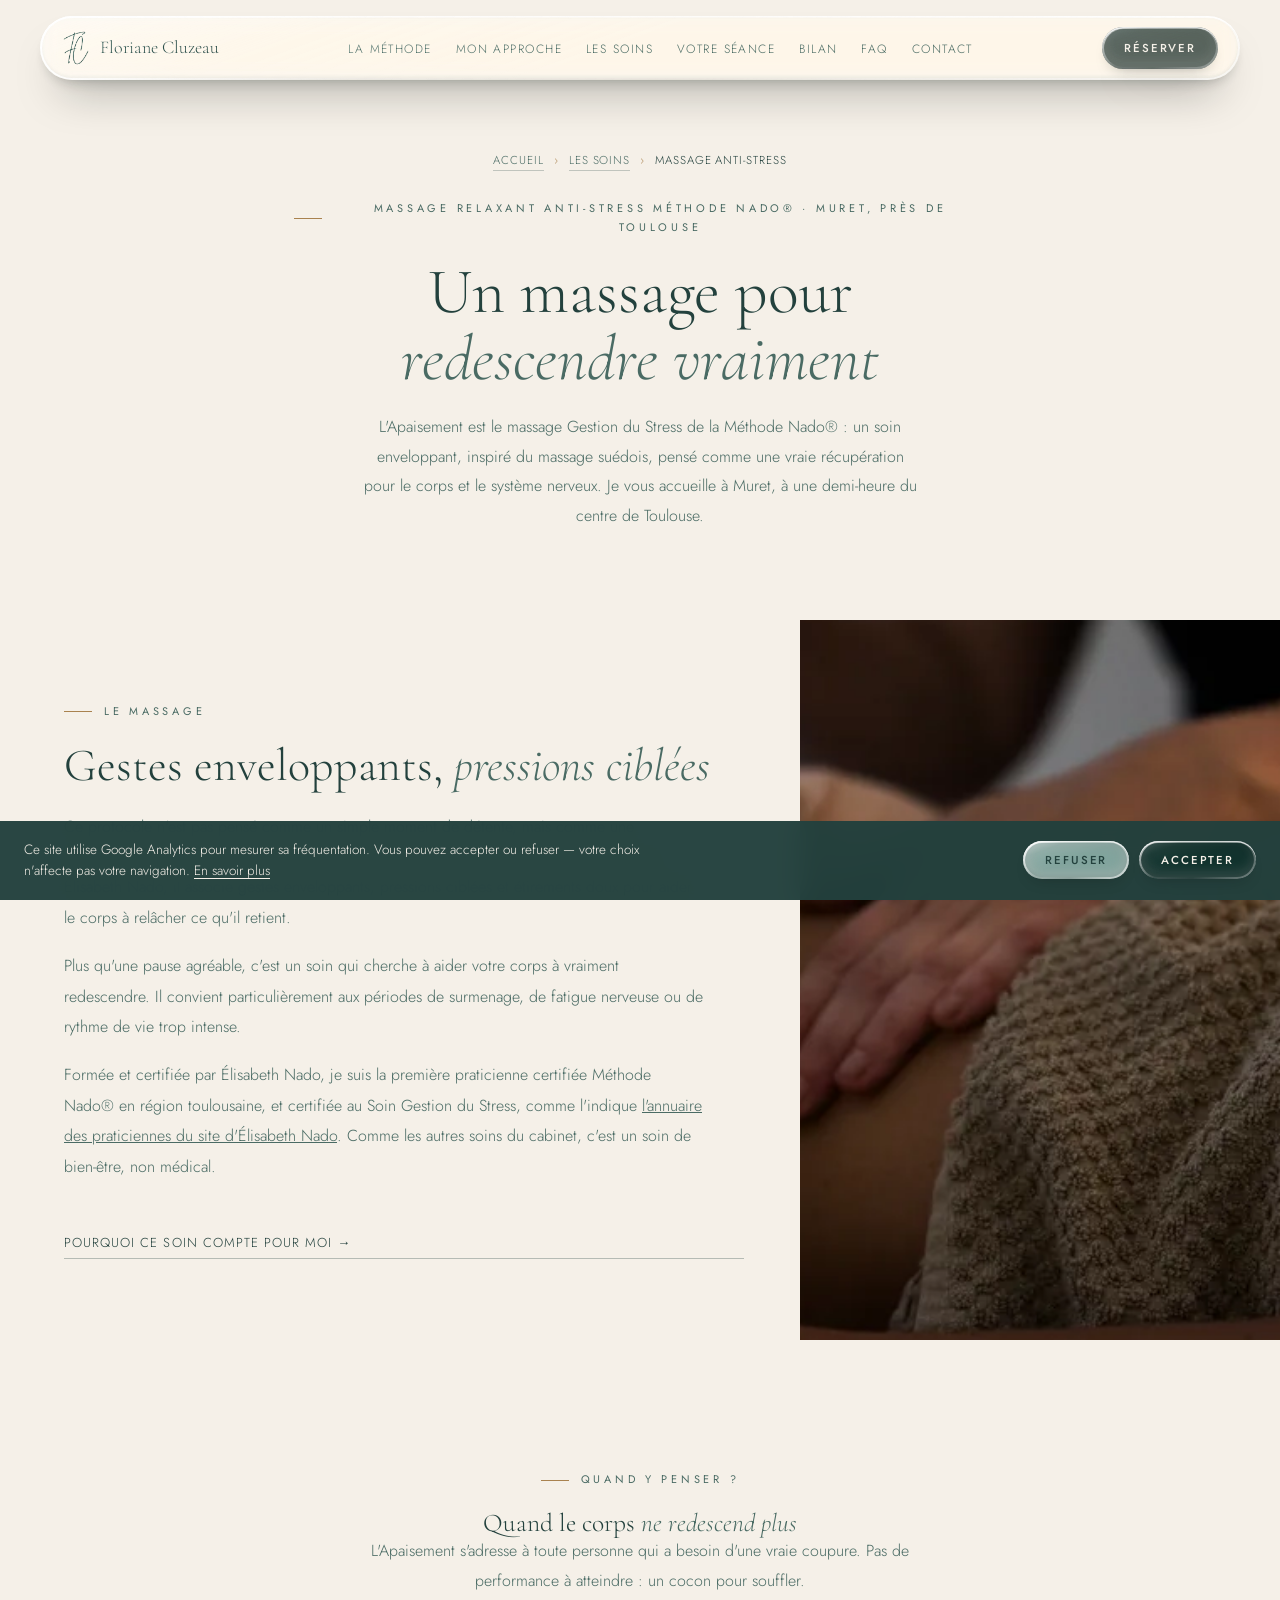
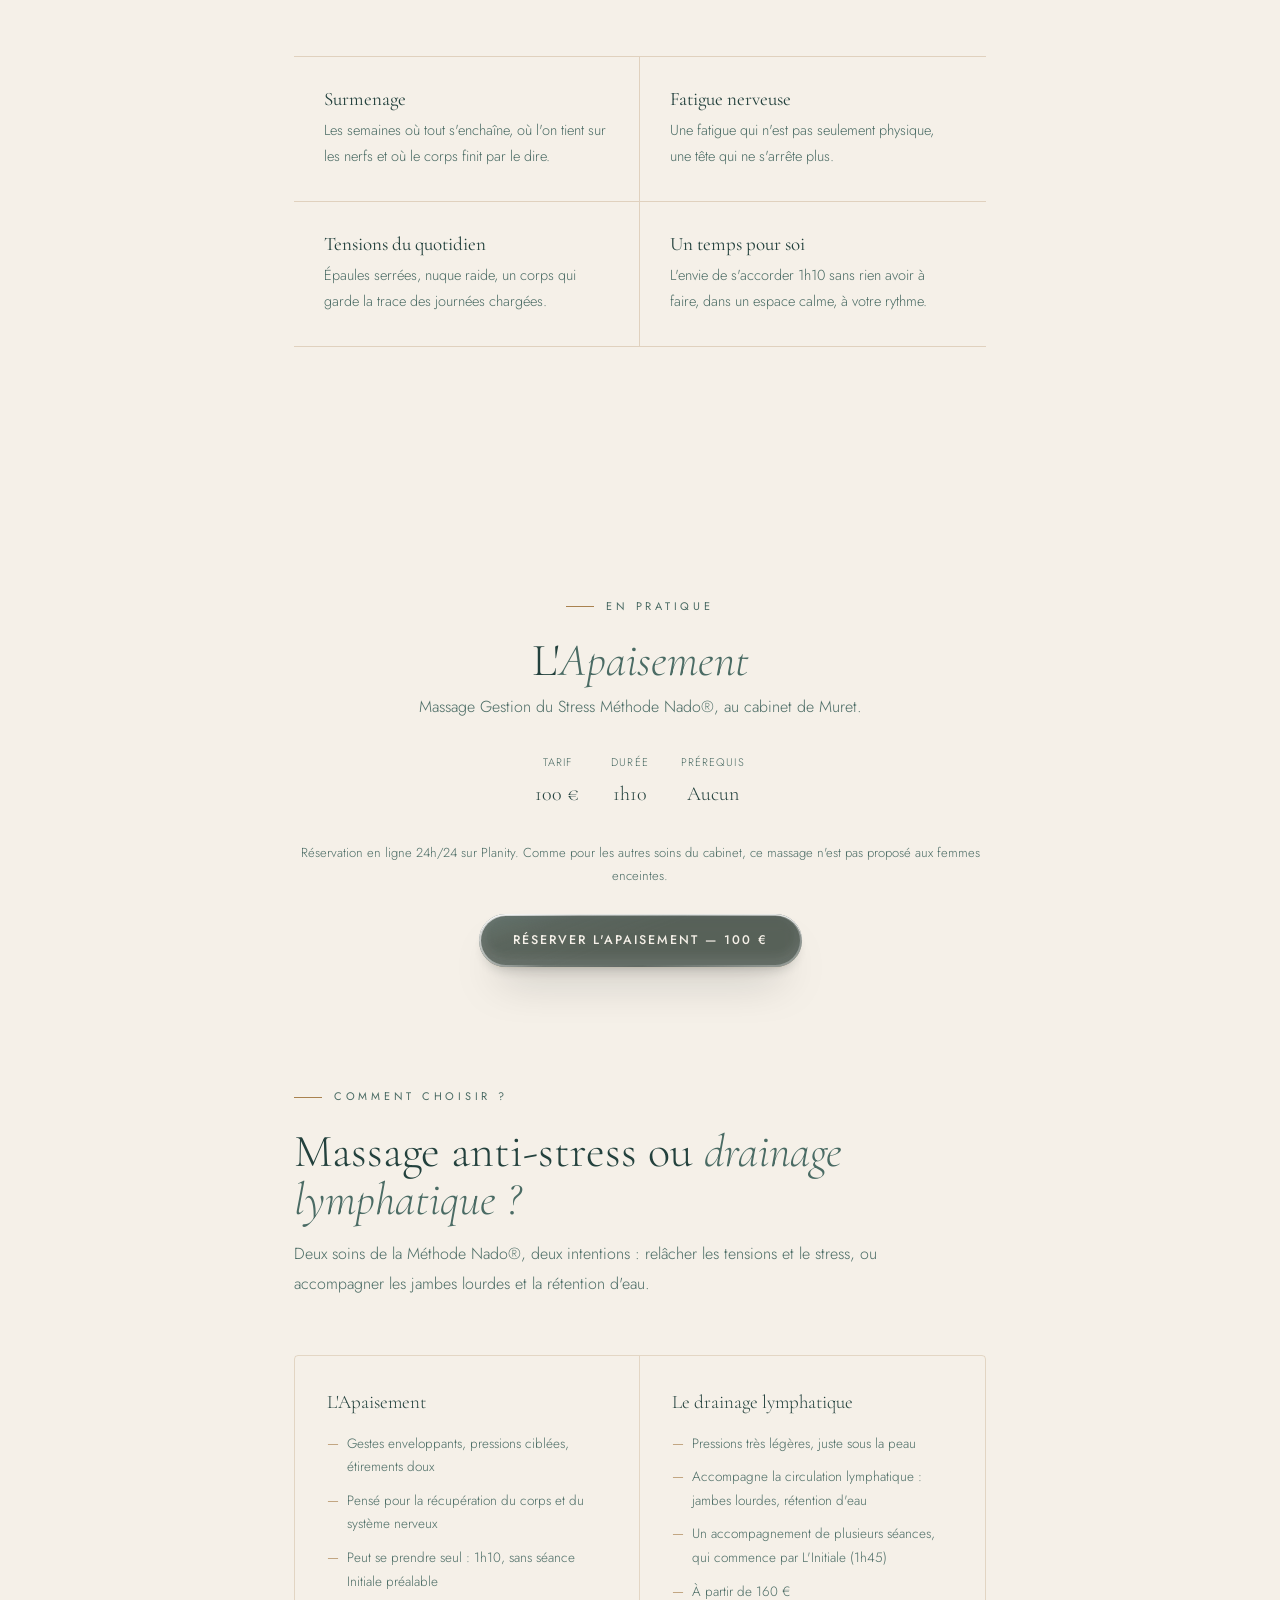
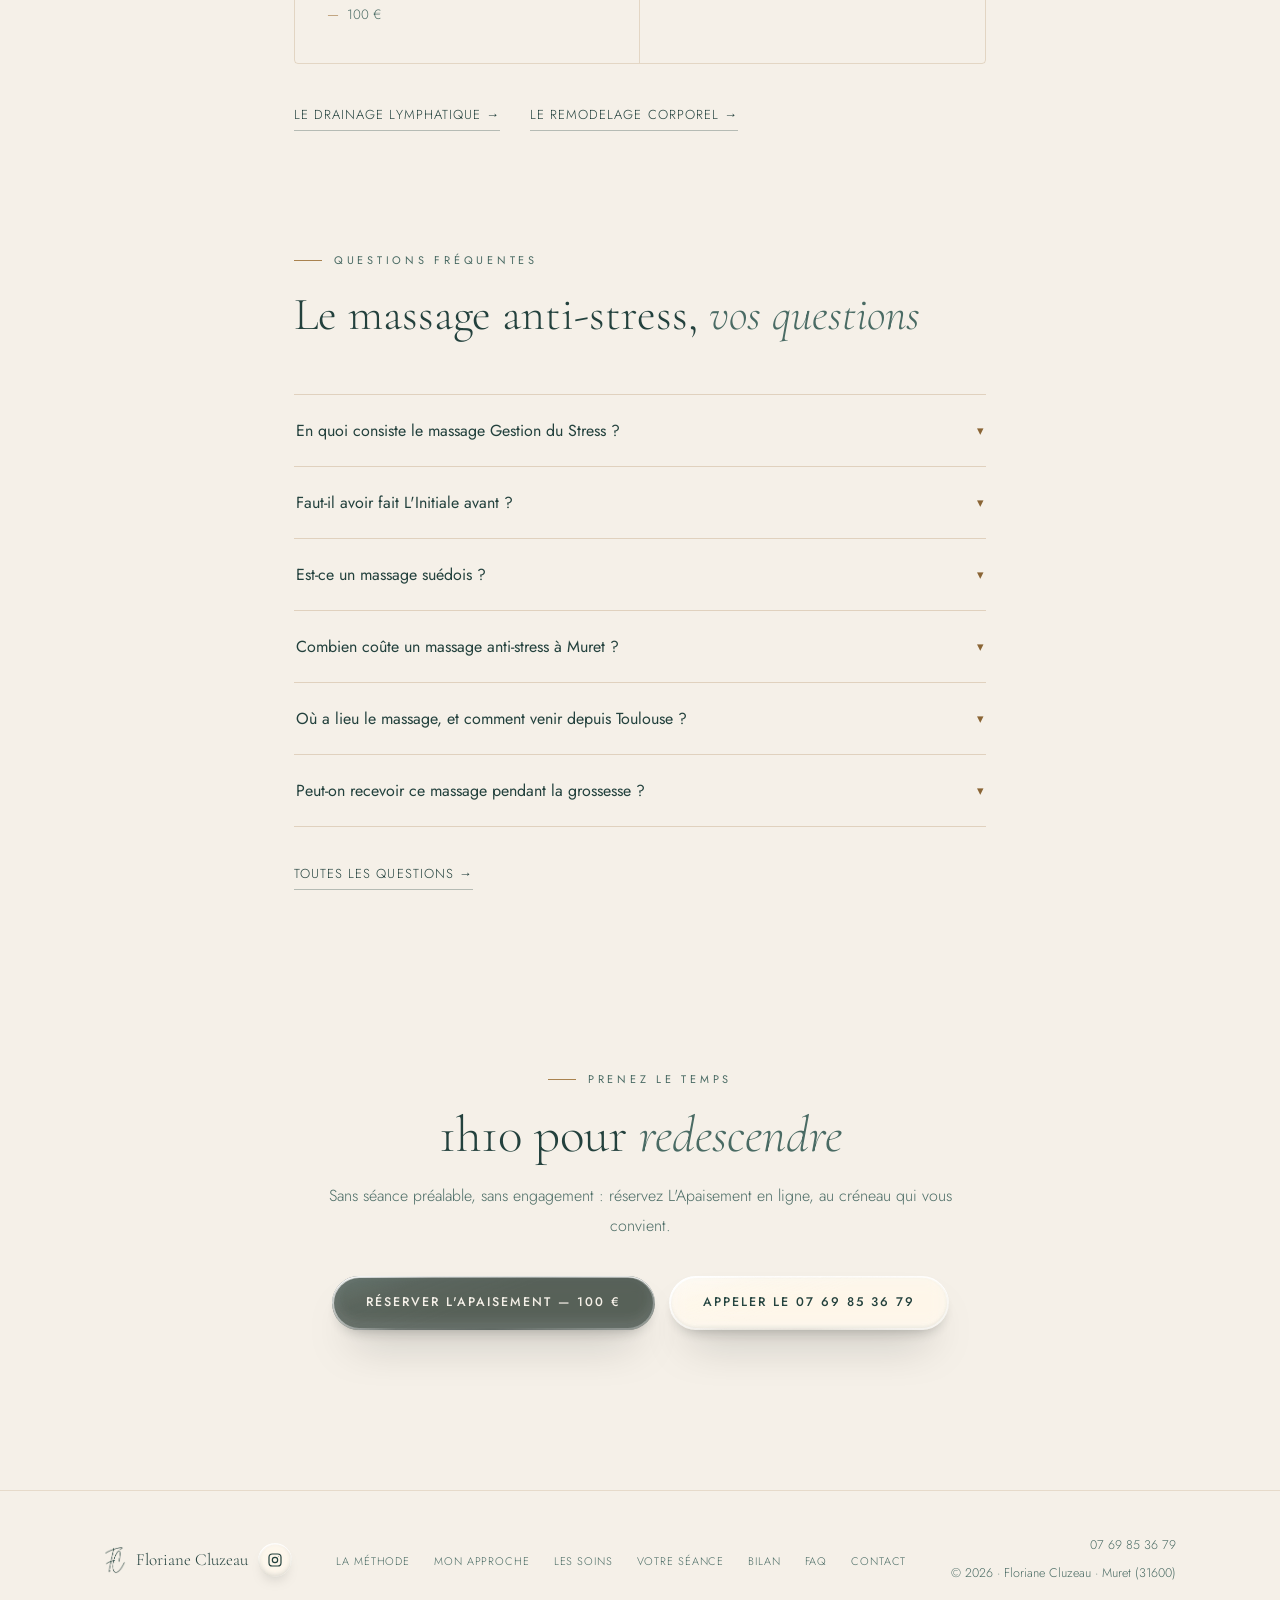
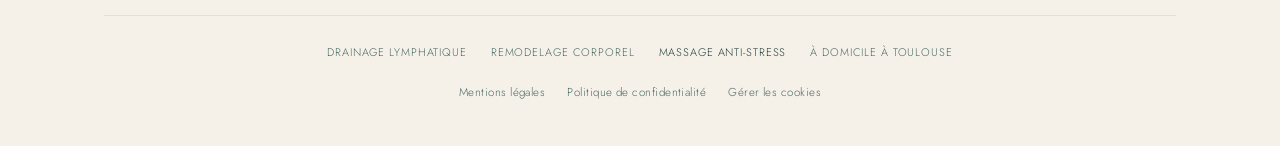
<file: massage-anti-stress.html>
<!DOCTYPE html>
<html lang="fr">
<head>
<meta charset="UTF-8">
  <script>
    window.dataLayer = window.dataLayer || [];
    function gtag(){dataLayer.push(arguments);}
    gtag('consent', 'default', { 'analytics_storage': 'denied', 'ad_storage': 'denied' });
  </script>
<meta name="viewport" content="width=device-width, initial-scale=1.0">
<title>Massage relaxant et anti-stress près de Toulouse – Muret</title>
<link rel="icon" href="/favicon.ico" sizes="32x32">
<link rel="icon" type="image/png" href="/favicon.png" sizes="192x192">
<link rel="apple-touch-icon" href="/apple-touch-icon.png">
<meta name="description" content="Massage relaxant anti-stress Méthode Nado® à Muret, près de Toulouse : L'Apaisement, 1h10 pour relâcher le corps et le système nerveux. 100 €, sans prérequis.">
<meta name="robots" content="index, follow">
<link rel="canonical" href="https://florianecluzeau.fr/massage-anti-stress">
<meta property="og:title" content="Massage relaxant et anti-stress près de Toulouse – Muret">
<meta property="og:description" content="L'Apaisement, massage Gestion du Stress Méthode Nado® : gestes enveloppants, pressions ciblées et étirements doux. Cabinet de Muret, près de Toulouse.">
<meta property="og:url" content="https://florianecluzeau.fr/massage-anti-stress">
<meta property="og:type" content="website">
<meta property="og:site_name" content="Floriane Cluzeau — Drainage Lymphatique Méthode Nado®">
<meta property="og:locale" content="fr_FR">
<meta property="og:image" content="https://florianecluzeau.fr/assets/img/og-floriane-cluzeau.jpg">
<meta property="og:image:width" content="1200">
<meta property="og:image:height" content="630">
<meta property="og:image:alt" content="Floriane Cluzeau, praticienne certifiée Méthode Nado®, dans son cabinet de Muret">
<meta name="twitter:card" content="summary_large_image">
<link rel="preload" as="font" type="font/woff2" href="assets/fonts/cormorant-garamond-300-normal.woff2" crossorigin>
<link rel="preload" as="font" type="font/woff2" href="assets/fonts/jost-300-normal.woff2" crossorigin>
<link rel="stylesheet" href="styles.css">
<!-- Le service et le fil d'Ariane. Prix identique à /soins : à mettre à jour ensemble.
     areaServed = Muret seulement : le site ne dit pas que le massage se fait à domicile. -->
<script type="application/ld+json">
{
  "@context": "https://schema.org",
  "@graph": [
    {
      "@type": "Service",
      "@id": "https://florianecluzeau.fr/massage-anti-stress#service",
      "name": "L'Apaisement — Massage anti-stress (Gestion du Stress) Méthode Nado®",
      "serviceType": "Massage de bien-être anti-stress",
      "description": "Massage de bien-être d'1h10 inspiré du massage suédois, associant gestes enveloppants, pressions ciblées et étirements doux, pensé comme une récupération pour le corps et le système nerveux. Au cabinet de Muret, sans séance préalable. Activité de bien-être, non médicale.",
      "url": "https://florianecluzeau.fr/massage-anti-stress",
      "provider": {
        "@type": "HealthAndBeautyBusiness",
        "@id": "https://florianecluzeau.fr/#cabinet",
        "name": "Floriane Cluzeau — Drainage Lymphatique Méthode Nado®",
        "url": "https://florianecluzeau.fr/",
        "telephone": "+33769853679",
        "address": {
          "@type": "PostalAddress",
          "streetAddress": "23 Avenue du Président Vincent Auriol",
          "addressLocality": "Muret",
          "postalCode": "31600",
          "addressRegion": "Haute-Garonne",
          "addressCountry": "FR"
        }
      },
      "areaServed": { "@type": "City", "name": "Muret" },
      "offers": {
        "@type": "Offer",
        "name": "L'Apaisement — Massage Gestion du Stress (1h10)",
        "url": "https://florianecluzeau.fr/soins#gestion-stress",
        "price": "100",
        "priceCurrency": "EUR"
      }
    },
    {
      "@type": "BreadcrumbList",
      "itemListElement": [
        { "@type": "ListItem", "position": 1, "name": "Accueil", "item": "https://florianecluzeau.fr/" },
        { "@type": "ListItem", "position": 2, "name": "Les soins", "item": "https://florianecluzeau.fr/soins" },
        { "@type": "ListItem", "position": 3, "name": "Massage anti-stress" }
      ]
    }
  ]
}
</script>
</head>
<body>
<a class="skip-link" href="#main">Aller au contenu</a>

<nav aria-label="Navigation principale">
  <div class="nav-in">
    <a href="/" class="brand" aria-label="Accueil Floriane Cluzeau">
      <img src="assets/img/monogram-v2-120.webp" alt="" class="brand-logo" width="93" height="120" aria-hidden="true">
      <span class="brand-text">Floriane Cluzeau</span>
    </a>
    <ul class="nav-links" role="list">
      <li><a href="methode">La Méthode</a></li>
      <li><a href="mon-approche">Mon approche</a></li>
      <li><a href="soins">Les Soins</a></li>
      <li><a href="seance">Votre Séance</a></li>
      <li><a href="bilan">Bilan</a></li>
      <li><a href="faq">FAQ</a></li>
      <li><a href="contact">Contact</a></li>
    </ul>
    <div class="nav-actions">
      <a href="tel:+33769853679" class="nav-tel">07 69 85 36 79</a>
      <a href="https://www.planity.com/floriane-cluzeau-31600-muret" class="btn btn-sm" target="_blank" rel="noopener">Réserver</a>
      <button class="nav-toggle" aria-expanded="false" aria-controls="mobile-menu" aria-label="Ouvrir le menu">
        <span></span><span></span><span></span>
      </button>
    </div>
  </div>
</nav>

<div id="mobile-menu" class="mobile-menu">
  <a href="methode">La Méthode</a>
  <a href="mon-approche">Mon approche</a>
  <a href="soins">Les Soins</a>
  <a href="seance">Votre Séance</a>
  <a href="bilan">Bilan</a>
  <a href="faq">FAQ</a>
  <a href="contact">Contact</a>
  <a href="tel:+33769853679" class="mobile-tel">07 69 85 36 79</a>
</div>

<header class="page-head">
  <!-- Haut de page sans animation d'apparition (pas de .reveal) : c'est ce que Google chronomètre (LCP). -->
  <div class="wrap-narrow">
    <div class="fil" role="navigation" aria-label="Fil d'Ariane">
      <a href="/">Accueil</a><span aria-hidden="true">›</span><a href="soins">Les soins</a><span aria-hidden="true">›</span><span aria-current="page">Massage anti-stress</span>
    </div>
    <h1 class="eyebrow" style="justify-content:center">Massage relaxant anti-stress Méthode Nado® · Muret, près de Toulouse</h1>
    <p class="page-titre">Un massage pour <em>redescendre vraiment</em></p>
    <p>L'Apaisement est le massage Gestion du Stress de la Méthode Nado® : un soin enveloppant, inspiré du massage suédois, pensé comme une vraie récupération pour le corps et le système nerveux. Je vous accueille à Muret, à une demi-heure du centre de Toulouse.</p>
  </div>
</header>

<main id="main">

<section class="bleed bleed-approche" id="le-soin">
  <div class="bleed-content">
    <span class="eyebrow reveal">Le massage</span>
    <h2 class="reveal">Gestes enveloppants, <em>pressions ciblées</em></h2>
    <p class="reveal">Ce protocole n'est pas pensé comme un simple moment de détente, mais comme une récupération pour le corps et le système nerveux. Inspiré du massage suédois et affiné par Élisabeth Nado, il associe gestes enveloppants, pressions ciblées et étirements doux pour aider le corps à relâcher ce qu'il retient.</p>
    <p class="reveal">Plus qu'une pause agréable, c'est un soin qui cherche à aider votre corps à vraiment redescendre. Il convient particulièrement aux périodes de surmenage, de fatigue nerveuse ou de rythme de vie trop intense.</p>
    <p class="reveal">Formée et certifiée par Élisabeth Nado, je suis la première praticienne certifiée Méthode Nado® en région toulousaine, et certifiée au Soin Gestion du Stress, comme l'indique <a href="https://elisabethnado.com/nosambassadrices" target="_blank" rel="noopener">l'annuaire des praticiennes du site d'Élisabeth Nado</a>. Comme les autres soins du cabinet, c'est un soin de bien-être, non médical.</p>
    <a href="mon-approche" class="text-link reveal">Pourquoi ce soin compte pour moi →</a>
  </div>
  <div class="bleed-media reveal-img">
    <img
      src="assets/img/massage-dos-960.webp"
      srcset="assets/img/massage-dos-480.webp 480w, assets/img/massage-dos-720.webp 720w, assets/img/massage-dos-960.webp 960w, assets/img/massage-dos-1200.webp 1200w"
      sizes="(max-width: 900px) 100vw, 40vw"
      width="1200" height="800"
      alt="Main posée sur le bas du dos pendant un massage, serviette et lumière tamisée au cabinet de Muret"
      loading="lazy">
  </div>
</section>

<section class="suivi" id="quand">
  <div class="wrap-narrow">
    <span class="eyebrow reveal" style="justify-content:center">Quand y penser ?</span>
    <h2 class="reveal" style="text-align:center">Quand le corps <em>ne redescend plus</em></h2>
    <p class="reveal suivi-intro">L'Apaisement s'adresse à toute personne qui a besoin d'une vraie coupure. Pas de performance à atteindre : un cocon pour souffler.</p>
    <div class="signals">
      <div class="signal reveal">
        <h3>Surmenage</h3>
        <p>Les semaines où tout s'enchaîne, où l'on tient sur les nerfs et où le corps finit par le dire.</p>
      </div>
      <div class="signal reveal reveal-d1">
        <h3>Fatigue nerveuse</h3>
        <p>Une fatigue qui n'est pas seulement physique, une tête qui ne s'arrête plus.</p>
      </div>
      <div class="signal reveal reveal-d2">
        <h3>Tensions du quotidien</h3>
        <p>Épaules serrées, nuque raide, un corps qui garde la trace des journées chargées.</p>
      </div>
      <div class="signal reveal reveal-d2">
        <h3>Un temps pour soi</h3>
        <p>L'envie de s'accorder 1h10 sans rien avoir à faire, dans un espace calme, à votre rythme.</p>
      </div>
    </div>
  </div>
</section>

<section class="soins" id="en-pratique">
  <div class="wrap-narrow" style="text-align:center">
    <span class="eyebrow reveal" style="justify-content:center">En pratique</span>
    <h2 class="reveal" style="font-size:clamp(32px,3.6vw,50px);margin-bottom:8px">L'<em>Apaisement</em></h2>
    <p class="reveal" style="font-size:16px;color:var(--encre-2);line-height:1.9;max-width:var(--measure);margin:0 auto">Massage Gestion du Stress Méthode Nado®, au cabinet de Muret.</p>
    <div class="soin-detail reveal" style="justify-content:center;margin-top:30px">
      <div class="soin-detail-item"><span class="soin-detail-label">Tarif</span><span class="soin-detail-value">100 €</span></div>
      <div class="soin-detail-item"><span class="soin-detail-label">Durée</span><span class="soin-detail-value">1h10</span></div>
      <div class="soin-detail-item"><span class="soin-detail-label">Prérequis</span><span class="soin-detail-value">Aucun</span></div>
    </div>
    <p class="reveal" style="font-size:13px;color:var(--encre-2);margin-bottom:26px">Réservation en ligne 24h/24 sur Planity. Comme pour les autres soins du cabinet, ce massage n'est pas proposé aux femmes enceintes.</p>
    <a href="https://www.planity.com/floriane-cluzeau-31600-muret" class="btn reveal" target="_blank" rel="noopener">Réserver L'Apaisement — 100 €</a>
  </div>
</section>

<section class="soins" id="massage-ou-drainage" style="padding-top:0">
  <div class="wrap-narrow">
    <div class="soins-head">
      <span class="eyebrow reveal">Comment choisir ?</span>
      <h2 class="reveal">Massage anti-stress ou <em>drainage lymphatique ?</em></h2>
      <p class="reveal">Deux soins de la Méthode Nado®, deux intentions : relâcher les tensions et le stress, ou accompagner les jambes lourdes et la rétention d'eau.</p>
    </div>
    <div class="compare-grid reveal">
      <div class="compare-col">
        <h3>L'Apaisement</h3>
        <ul class="facts" style="margin-top:0">
          <li>Gestes enveloppants, pressions ciblées, étirements doux</li>
          <li>Pensé pour la récupération du corps et du système nerveux</li>
          <li>Peut se prendre seul : 1h10, sans séance Initiale préalable</li>
          <li>100 €</li>
        </ul>
      </div>
      <div class="compare-col">
        <h3>Le drainage lymphatique</h3>
        <ul class="facts" style="margin-top:0">
          <li>Pressions très légères, juste sous la peau</li>
          <li>Accompagne la circulation lymphatique : jambes lourdes, rétention d'eau</li>
          <li>Un accompagnement de plusieurs séances, qui commence par L'Initiale (1h45)</li>
          <li>À partir de 160 €</li>
        </ul>
      </div>
    </div>
    <div class="liens-soins reveal">
      <a href="drainage-lymphatique" class="text-link">Le drainage lymphatique →</a>
      <a href="remodelage-corporel" class="text-link">Le remodelage corporel →</a>
    </div>
  </div>
</section>

<section class="soins" id="questions" style="padding-top:0">
  <div class="wrap-narrow">
    <div class="soins-head">
      <span class="eyebrow reveal">Questions fréquentes</span>
      <h2 class="reveal">Le massage anti-stress, <em>vos questions</em></h2>
    </div>
    <div class="faq-list reveal">
      <div class="faq-item">
        <button class="faq-question" aria-expanded="false">En quoi consiste le massage Gestion du Stress ?<span class="faq-chevron" aria-hidden="true">▾</span></button>
        <div class="faq-reponse" role="region"><div class="faq-reponse-inner">
          <p>L'Apaisement est un massage Méthode Nado® de 1h10, inspiré du massage suédois. Il associe gestes enveloppants, pressions ciblées et étirements doux pour aider le corps à relâcher ce qu'il retient. Il est pensé comme une récupération pour le corps et le système nerveux.</p>
        </div></div>
      </div>
      <div class="faq-item">
        <button class="faq-question" aria-expanded="false">Faut-il avoir fait L'Initiale avant ?<span class="faq-chevron" aria-hidden="true">▾</span></button>
        <div class="faq-reponse" role="region"><div class="faq-reponse-inner">
          <p>Non. L'Apaisement est accessible sans séance Initiale préalable : vous pouvez le réserver directement en ligne.</p>
        </div></div>
      </div>
      <div class="faq-item">
        <button class="faq-question" aria-expanded="false">Est-ce un massage suédois ?<span class="faq-chevron" aria-hidden="true">▾</span></button>
        <div class="faq-reponse" role="region"><div class="faq-reponse-inner">
          <p>Il s'en inspire, mais il fait partie de la Méthode Nado® : le protocole a été affiné par Élisabeth Nado, et je suis certifiée à ce soin.</p>
        </div></div>
      </div>
      <div class="faq-item">
        <button class="faq-question" aria-expanded="false">Combien coûte un massage anti-stress à Muret ?<span class="faq-chevron" aria-hidden="true">▾</span></button>
        <div class="faq-reponse" role="region"><div class="faq-reponse-inner">
          <p>L'Apaisement coûte 100 € pour 1h10. Ce soin de bien-être n'est pas remboursé par la Sécurité sociale ; certaines mutuelles remboursent des soins de bien-être, renseignez-vous auprès de la vôtre. Une facture peut être fournie sur demande.</p>
        </div></div>
      </div>
      <div class="faq-item">
        <button class="faq-question" aria-expanded="false">Où a lieu le massage, et comment venir depuis Toulouse ?<span class="faq-chevron" aria-hidden="true">▾</span></button>
        <div class="faq-reponse" role="region"><div class="faq-reponse-inner">
          <p>Au cabinet de Muret, au 23 avenue du Président Vincent Auriol : environ 25 km, soit une demi-heure en voiture hors heures de pointe depuis le centre de Toulouse. Accès facilité PMR, stationnement à proximité.</p>
        </div></div>
      </div>
      <div class="faq-item">
        <button class="faq-question" aria-expanded="false">Peut-on recevoir ce massage pendant la grossesse ?<span class="faq-chevron" aria-hidden="true">▾</span></button>
        <div class="faq-reponse" role="region"><div class="faq-reponse-inner">
          <p>Non. Comme pour les autres soins du cabinet, ce massage n'est pas proposé aux femmes enceintes. En cas de doute sur votre situation, <a href="mailto:floriane.drainage@gmail.com">contactez-moi avant de réserver</a>.</p>
        </div></div>
      </div>
    </div>
    <div class="liens-soins reveal" style="margin-top:36px">
      <a href="faq" class="text-link">Toutes les questions →</a>
    </div>
  </div>
</section>

<section class="cta-final" id="reserver">
  <div class="wrap-narrow">
    <span class="eyebrow reveal" style="justify-content:center">Prenez le temps</span>
    <h2 class="reveal">1h10 pour <em>redescendre</em></h2>
    <p class="reveal">Sans séance préalable, sans engagement : réservez L'Apaisement en ligne, au créneau qui vous convient.</p>
    <div class="cta-actions reveal">
      <a href="https://www.planity.com/floriane-cluzeau-31600-muret" class="btn" target="_blank" rel="noopener">Réserver L'Apaisement — 100 €</a>
      <a href="tel:+33769853679" class="btn ghost">Appeler le 07 69 85 36 79</a>
    </div>
  </div>
</section>

</main>

<footer>
  <div class="wrap footer-in">
    <div class="footer-brand">
      <img src="assets/img/monogram-v2-120.webp" width="93" height="120" alt="" aria-hidden="true">
      <span>Floriane Cluzeau</span>
      <a href="https://www.instagram.com/floriane.drainage/" class="social-icon" target="_blank" rel="noopener" aria-label="Floriane Cluzeau sur Instagram">
        <svg viewBox="0 0 24 24" fill="none" stroke="currentColor" stroke-width="1.8" stroke-linecap="round" stroke-linejoin="round" aria-hidden="true">
          <rect x="3" y="3" width="18" height="18" rx="5"/>
          <circle cx="12" cy="12" r="4"/>
          <circle cx="17.2" cy="6.8" r=".6" fill="currentColor" stroke="none"/>
        </svg>
      </a>
    </div>
    <ul class="footer-links" role="list">
      <li><a href="methode">La Méthode</a></li>
      <li><a href="mon-approche">Mon approche</a></li>
      <li><a href="soins">Les Soins</a></li>
      <li><a href="seance">Votre Séance</a></li>
      <li><a href="bilan">Bilan</a></li>
      <li><a href="faq">FAQ</a></li>
      <li><a href="contact">Contact</a></li>
    </ul>
    <div class="footer-meta">
      <a href="tel:+33769853679">07 69 85 36 79</a>
      <span>© 2026 · Floriane Cluzeau · Muret (31600)</span>
    </div>
  </div>
  <div class="wrap">
    <ul class="footer-soins" role="list" aria-label="Nos soins">
      <li><a href="drainage-lymphatique">Drainage lymphatique</a></li>
      <li><a href="remodelage-corporel">Remodelage corporel</a></li>
      <li><a href="massage-anti-stress" aria-current="page">Massage anti-stress</a></li>
      <li><a href="domicile-toulouse">À domicile à Toulouse</a></li>
    </ul>
    <div class="footer-legal">
      <a href="mentions-legales">Mentions légales</a>
      <a href="politique-confidentialite">Politique de confidentialité</a>
      <button type="button" data-cookies>Gérer les cookies</button>
    </div>
  </div>
</footer>

<div class="sticky-cta" role="region" aria-label="Actions rapides">
  <a href="tel:+33769853679" class="btn ghost">Appeler</a>
  <a href="https://www.planity.com/floriane-cluzeau-31600-muret" class="btn" target="_blank" rel="noopener">Réserver</a>
</div>

<script src="app.js"></script>
</body>
</html>
</file>
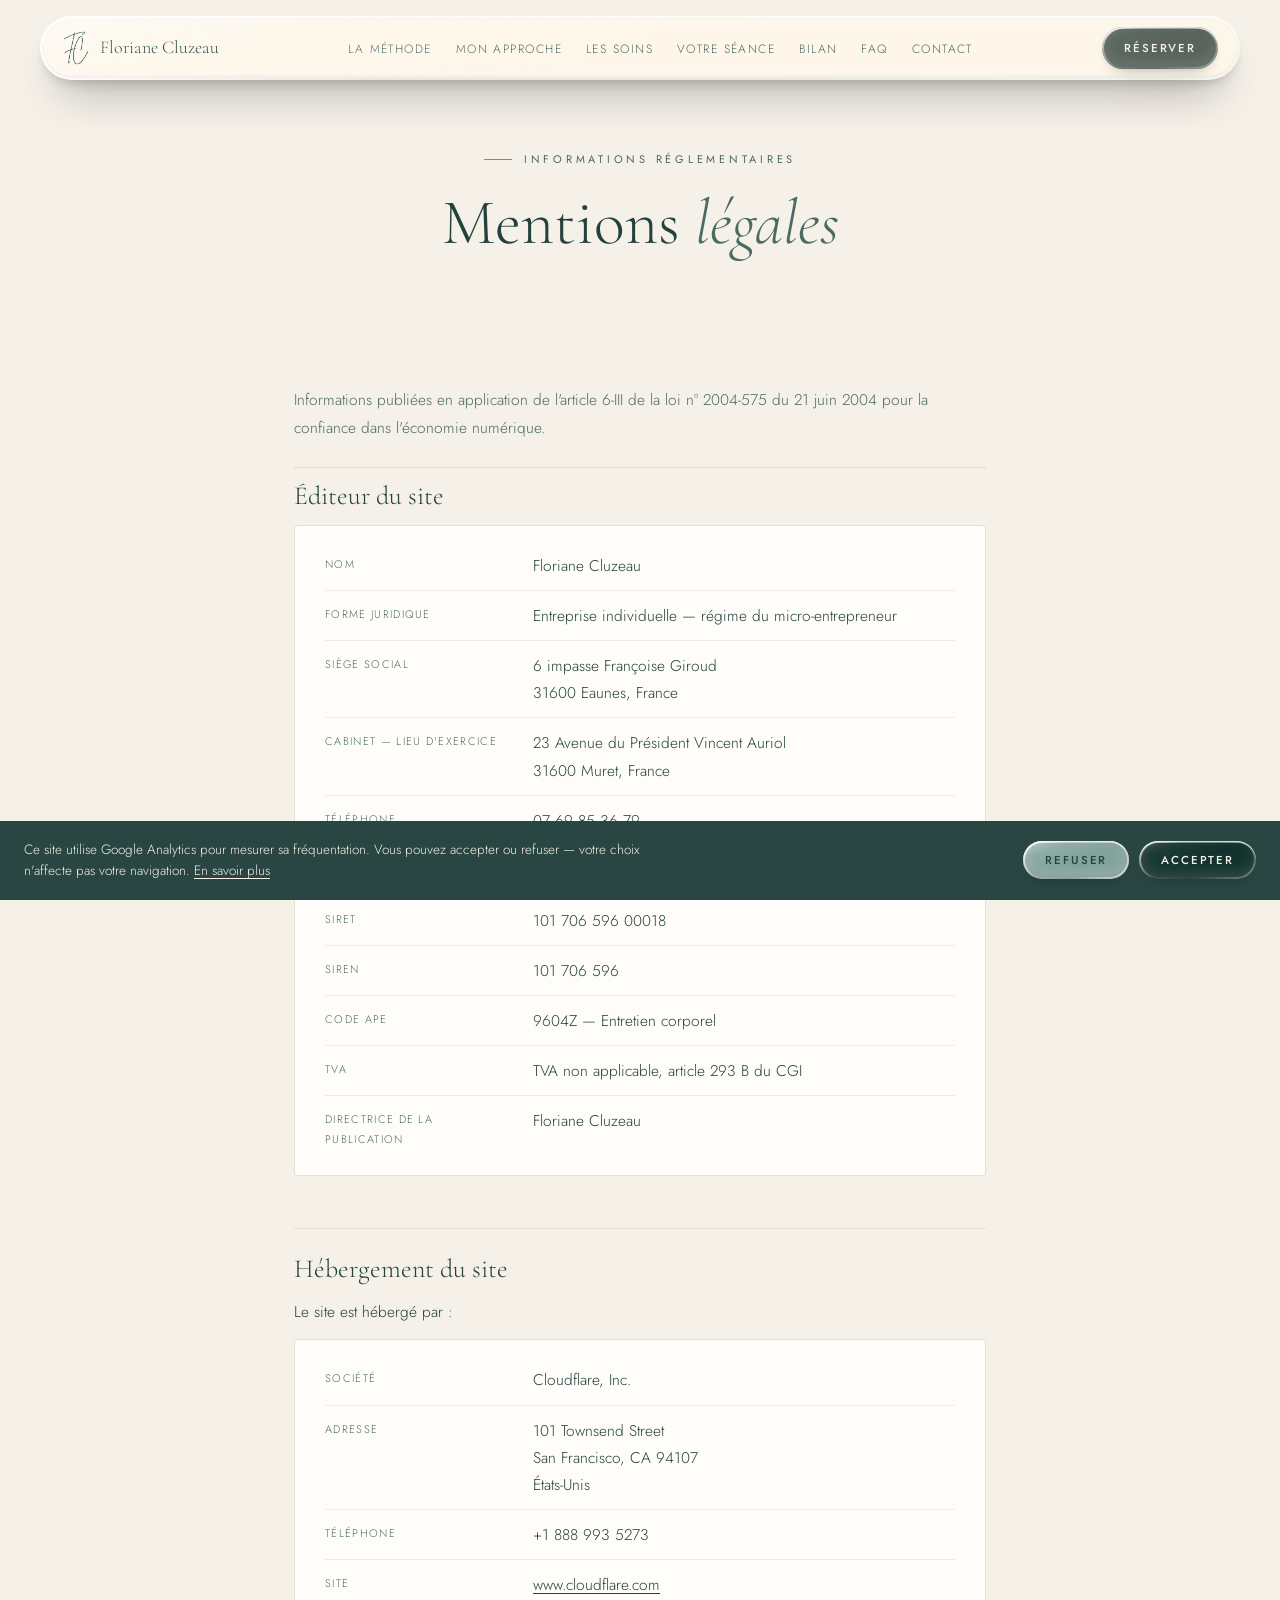
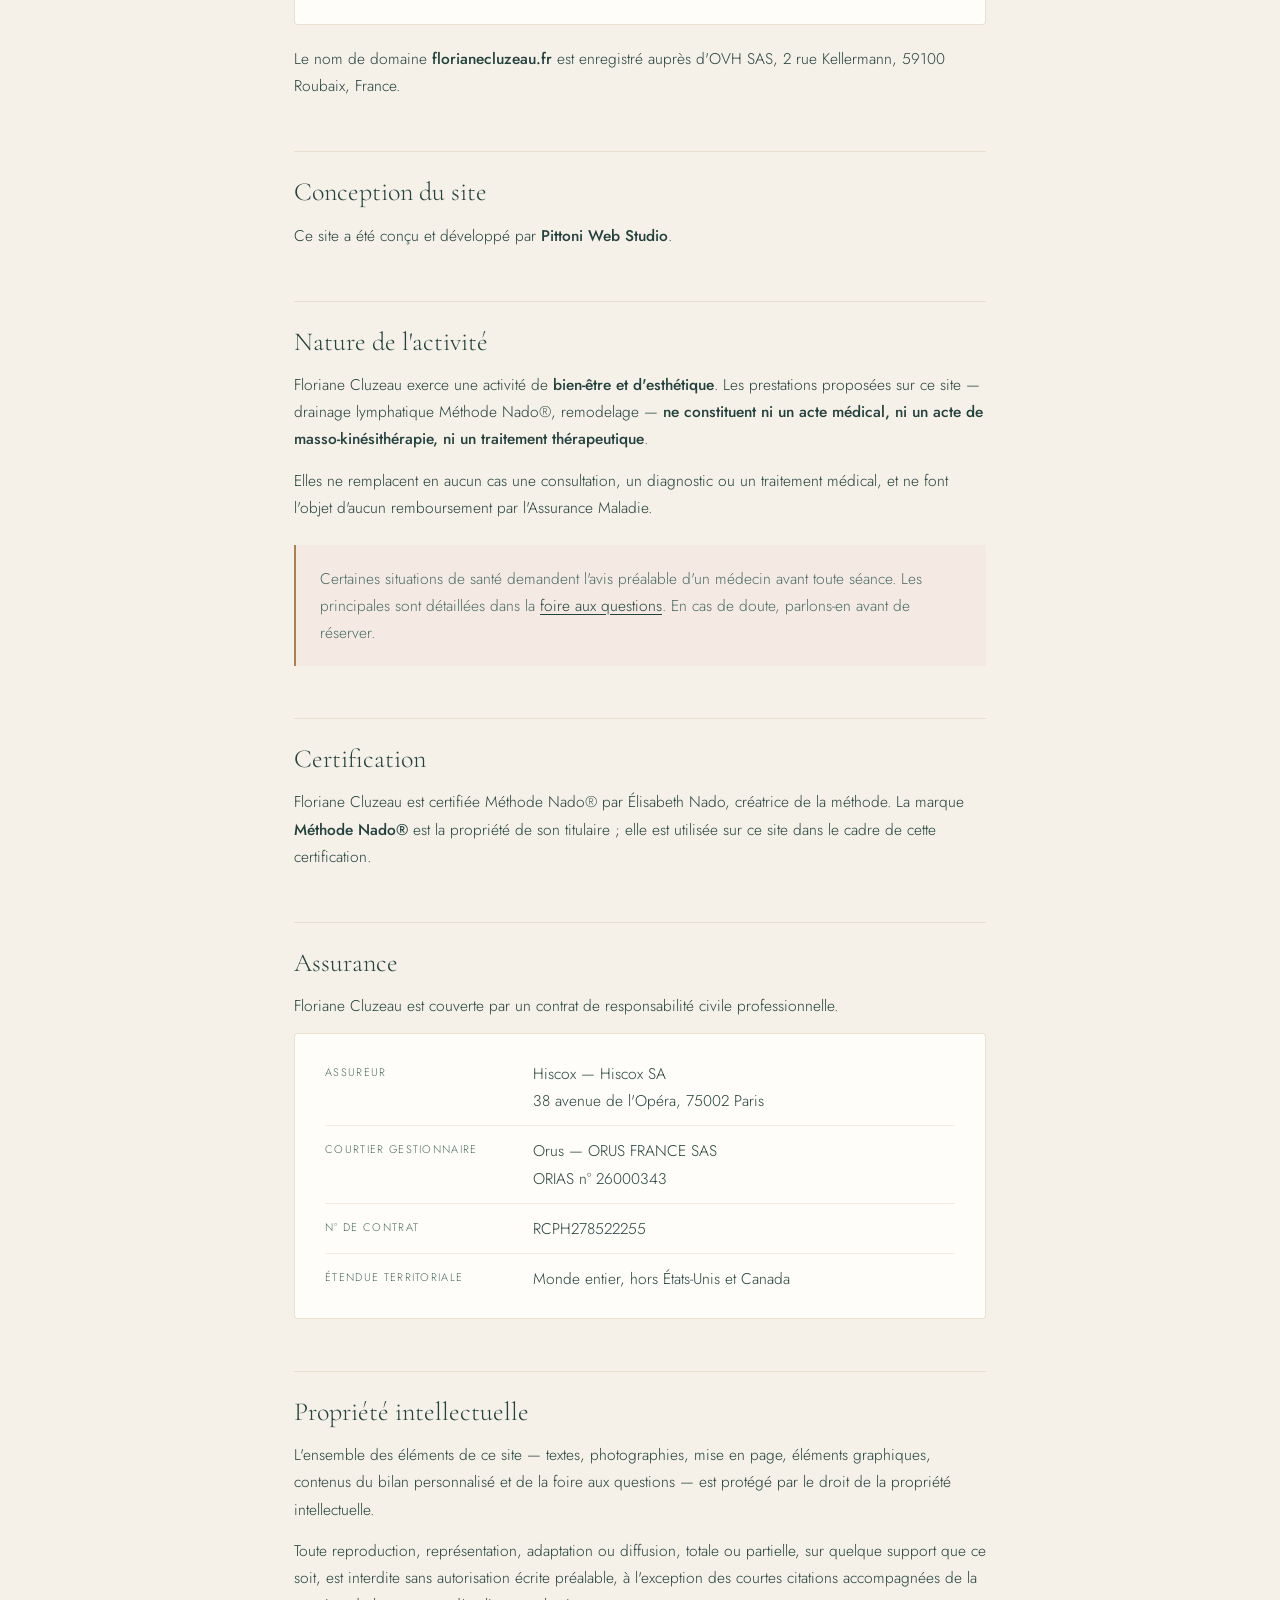
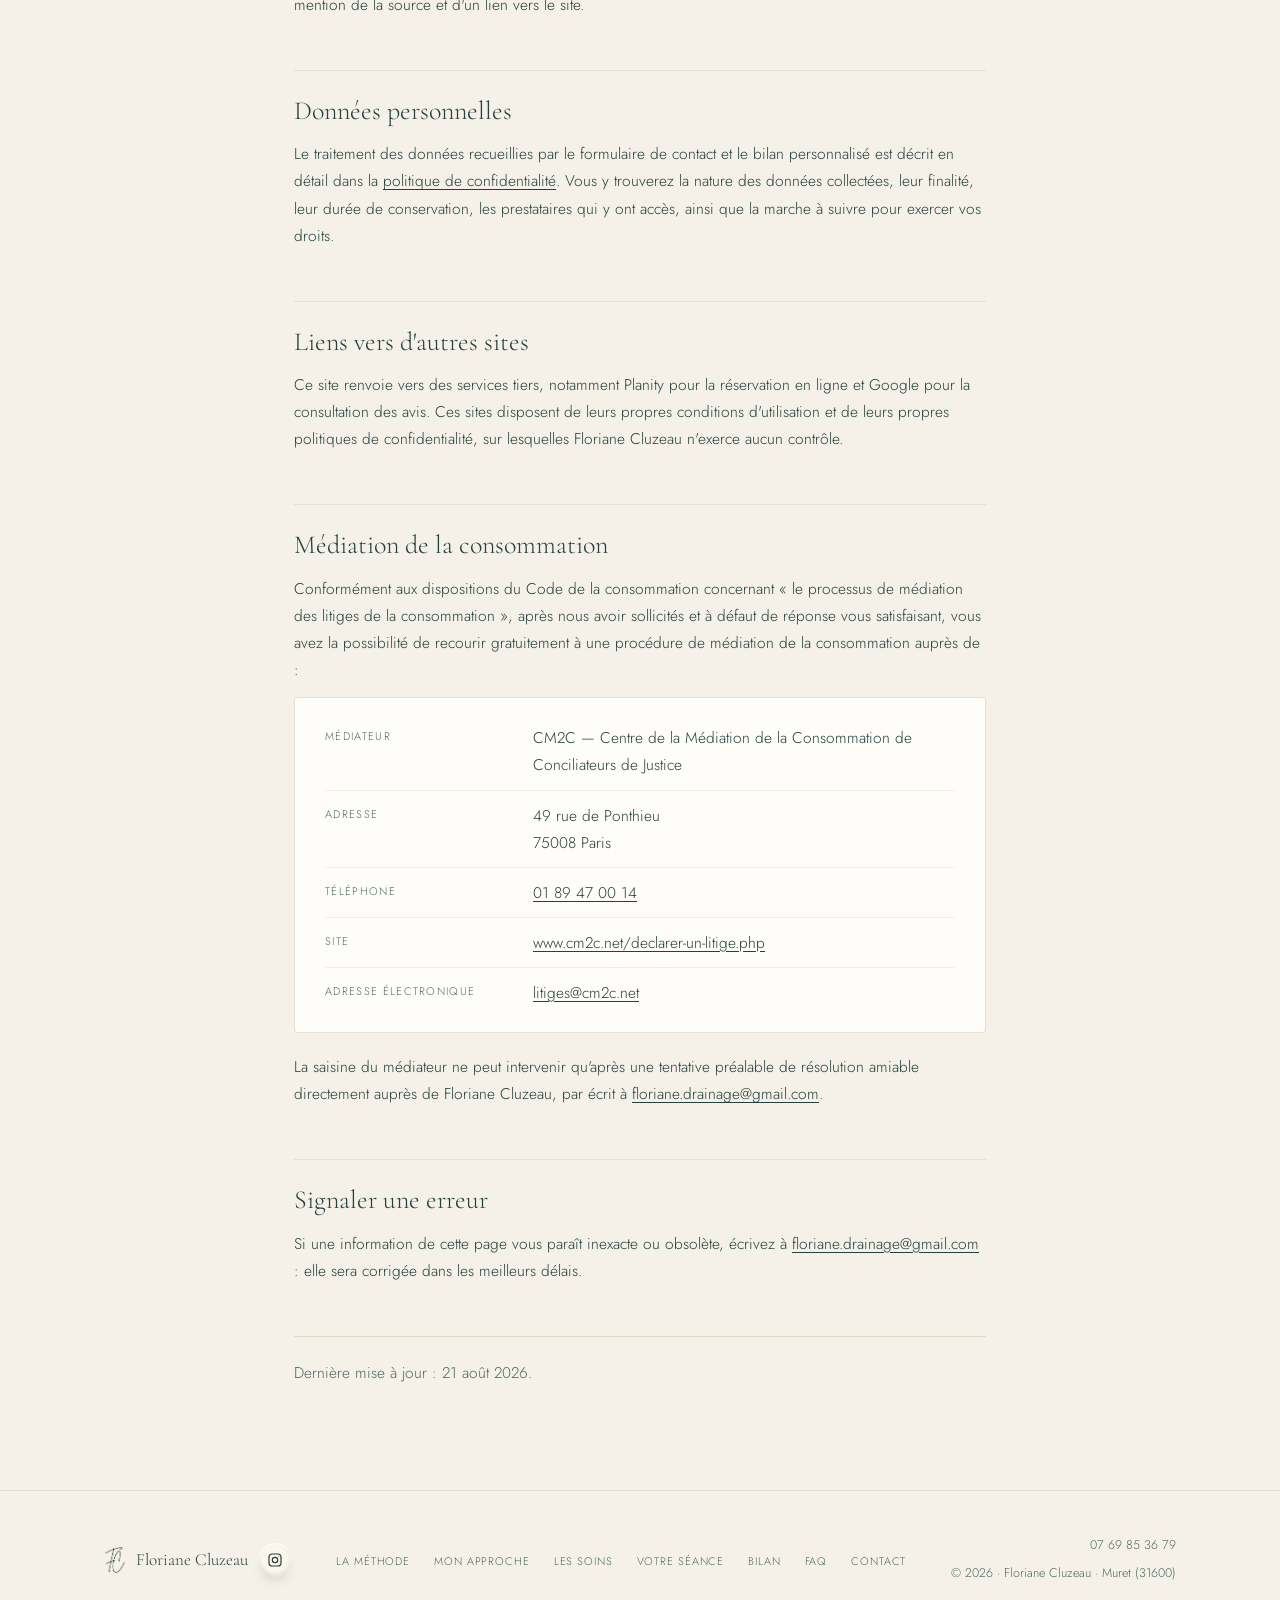
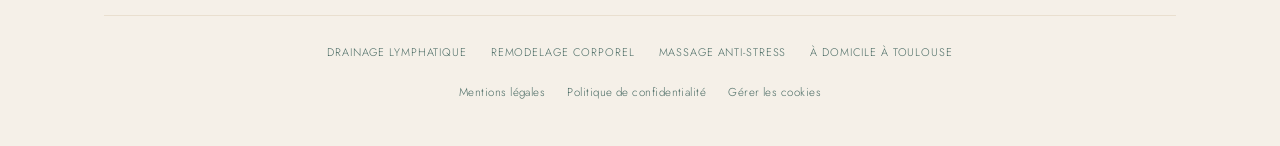
<file: mentions-legales.html>
<!DOCTYPE html>
<html lang="fr">
<head>
<meta charset="UTF-8">
  <script>
    window.dataLayer = window.dataLayer || [];
    function gtag(){dataLayer.push(arguments);}
    gtag('consent', 'default', { 'analytics_storage': 'denied', 'ad_storage': 'denied' });
  </script>
<meta name="viewport" content="width=device-width, initial-scale=1.0">
<title>Mentions légales | Floriane Cluzeau</title>
<link rel="icon" href="/favicon.ico" sizes="32x32">
<link rel="icon" type="image/png" href="/favicon.png" sizes="192x192">
<link rel="apple-touch-icon" href="/apple-touch-icon.png">
<meta name="description" content="Mentions légales du site florianecluzeau.fr — éditeur, hébergeur et informations réglementaires.">
<meta name="robots" content="index, follow">
<link rel="canonical" href="https://florianecluzeau.fr/mentions-legales">
<meta property="og:title" content="Mentions légales — Floriane Cluzeau">
<meta property="og:description" content="Informations réglementaires du site florianecluzeau.fr.">
<meta property="og:url" content="https://florianecluzeau.fr/mentions-legales">
<meta property="og:type" content="website">
<meta property="og:site_name" content="Floriane Cluzeau — Drainage Lymphatique Méthode Nado®">
<meta property="og:locale" content="fr_FR">
<meta property="og:image" content="https://florianecluzeau.fr/assets/img/og-floriane-cluzeau.jpg">
<meta property="og:image:width" content="1200">
<meta property="og:image:height" content="630">
<meta property="og:image:alt" content="Floriane Cluzeau, praticienne certifiée Méthode Nado®, dans son cabinet de Muret">
<meta name="twitter:card" content="summary_large_image">
<link rel="preload" as="font" type="font/woff2" href="assets/fonts/cormorant-garamond-300-normal.woff2" crossorigin>
<link rel="preload" as="font" type="font/woff2" href="assets/fonts/jost-300-normal.woff2" crossorigin>
<link rel="stylesheet" href="styles.css">
</head>
<body>
<a class="skip-link" href="#main">Aller au contenu</a>

<nav aria-label="Navigation principale">
  <div class="nav-in">
    <a href="/" class="brand" aria-label="Accueil Floriane Cluzeau">
      <img src="assets/img/monogram-v2-120.webp" alt="" class="brand-logo" width="93" height="120" aria-hidden="true">
      <span class="brand-text">Floriane Cluzeau</span>
    </a>
    <ul class="nav-links" role="list">
      <li><a href="methode">La Méthode</a></li>
      <li><a href="mon-approche">Mon approche</a></li>
      <li><a href="soins">Les Soins</a></li>
      <li><a href="seance">Votre Séance</a></li>
      <li><a href="bilan">Bilan</a></li>
      <li><a href="faq">FAQ</a></li>
      <li><a href="contact">Contact</a></li>
    </ul>
    <div class="nav-actions">
      <a href="tel:+33769853679" class="nav-tel">07 69 85 36 79</a>
      <a href="https://www.planity.com/floriane-cluzeau-31600-muret" class="btn btn-sm" target="_blank" rel="noopener">Réserver</a>
      <button class="nav-toggle" aria-expanded="false" aria-controls="mobile-menu" aria-label="Ouvrir le menu">
        <span></span><span></span><span></span>
      </button>
    </div>
  </div>
</nav>

<div id="mobile-menu" class="mobile-menu">
  <a href="methode">La Méthode</a>
  <a href="mon-approche">Mon approche</a>
  <a href="soins">Les Soins</a>
  <a href="seance">Votre Séance</a>
  <a href="bilan">Bilan</a>
  <a href="faq">FAQ</a>
  <a href="contact">Contact</a>
  <a href="tel:+33769853679" class="mobile-tel">07 69 85 36 79</a>
</div>

<header class="page-head">
  <div class="wrap-narrow">
    <span class="eyebrow reveal" style="justify-content:center">Informations réglementaires</span>
    <h1 class="reveal reveal-d1">Mentions <em>légales</em></h1>
  </div>
</header>

<main id="main">
<section class="legal">
  <div class="wrap-narrow">

    <p class="legal-intro">Informations publiées en application de l'article 6-III de la loi n° 2004-575 du 21 juin 2004 pour la confiance dans l'économie numérique.</p>

    <h2>Éditeur du site</h2>
    <dl class="legal-id">
      <div><dt>Nom</dt><dd>Floriane Cluzeau</dd></div>
      <div><dt>Forme juridique</dt><dd>Entreprise individuelle — régime du micro-entrepreneur</dd></div>
      <div><dt>Siège social</dt><dd>6 impasse Françoise Giroud<br>31600 Eaunes, France</dd></div>
      <div><dt>Cabinet — lieu d'exercice</dt><dd>23 Avenue du Président Vincent Auriol<br>31600 Muret, France</dd></div>
      <div><dt>Téléphone</dt><dd><a href="tel:+33769853679">07 69 85 36 79</a></dd></div>
      <div><dt>Adresse électronique</dt><dd><a href="mailto:floriane.drainage@gmail.com">floriane.drainage@gmail.com</a></dd></div>
      <div><dt>SIRET</dt><dd>101 706 596 00018</dd></div>
      <div><dt>SIREN</dt><dd>101 706 596</dd></div>
      <div><dt>Code APE</dt><dd>9604Z — Entretien corporel</dd></div>
      <div><dt>TVA</dt><dd>TVA non applicable, article 293 B du CGI</dd></div>
      <div><dt>Directrice de la publication</dt><dd>Floriane Cluzeau</dd></div>
    </dl>

    <h2>Hébergement du site</h2>
    <p>Le site est hébergé par :</p>
    <dl class="legal-id">
      <div><dt>Société</dt><dd>Cloudflare, Inc.</dd></div>
      <div><dt>Adresse</dt><dd>101 Townsend Street<br>San Francisco, CA 94107<br>États-Unis</dd></div>
      <div><dt>Téléphone</dt><dd>+1 888 993 5273</dd></div>
      <div><dt>Site</dt><dd><a href="https://www.cloudflare.com" target="_blank" rel="noopener">www.cloudflare.com</a></dd></div>
    </dl>

    <p>Le nom de domaine <strong>florianecluzeau.fr</strong> est enregistré auprès d'OVH SAS, 2 rue Kellermann, 59100 Roubaix, France.</p>

    <h2>Conception du site</h2>
    <p>Ce site a été conçu et développé par <strong>Pittoni Web Studio</strong>.</p>

    <h2>Nature de l'activité</h2>
    <p>Floriane Cluzeau exerce une activité de <strong>bien-être et d'esthétique</strong>. Les prestations proposées sur ce site — drainage lymphatique Méthode Nado®, remodelage — <strong>ne constituent ni un acte médical, ni un acte de masso-kinésithérapie, ni un traitement thérapeutique</strong>.</p>
    <p>Elles ne remplacent en aucun cas une consultation, un diagnostic ou un traitement médical, et ne font l'objet d'aucun remboursement par l'Assurance Maladie.</p>
    <div class="legal-note">
      <p>Certaines situations de santé demandent l'avis préalable d'un médecin avant toute séance. Les principales sont détaillées dans la <a href="faq">foire aux questions</a>. En cas de doute, parlons-en avant de réserver.</p>
    </div>

    <h2>Certification</h2>
    <p>Floriane Cluzeau est certifiée Méthode Nado® par Élisabeth Nado, créatrice de la méthode. La marque <strong>Méthode Nado®</strong> est la propriété de son titulaire ; elle est utilisée sur ce site dans le cadre de cette certification.</p>

    <h2>Assurance</h2>
    <p>Floriane Cluzeau est couverte par un contrat de responsabilité civile professionnelle.</p>
    <dl class="legal-id">
      <div><dt>Assureur</dt><dd>Hiscox — Hiscox SA<br>38 avenue de l'Opéra, 75002 Paris</dd></div>
      <div><dt>Courtier gestionnaire</dt><dd>Orus — ORUS FRANCE SAS<br>ORIAS n° 26000343</dd></div>
      <div><dt>N° de contrat</dt><dd>RCPH278522255</dd></div>
      <div><dt>Étendue territoriale</dt><dd>Monde entier, hors États-Unis et Canada</dd></div>
    </dl>

    <h2>Propriété intellectuelle</h2>
    <p>L'ensemble des éléments de ce site — textes, photographies, mise en page, éléments graphiques, contenus du bilan personnalisé et de la foire aux questions — est protégé par le droit de la propriété intellectuelle.</p>
    <p>Toute reproduction, représentation, adaptation ou diffusion, totale ou partielle, sur quelque support que ce soit, est interdite sans autorisation écrite préalable, à l'exception des courtes citations accompagnées de la mention de la source et d'un lien vers le site.</p>

    <h2>Données personnelles</h2>
    <p>Le traitement des données recueillies par le formulaire de contact et le bilan personnalisé est décrit en détail dans la <a href="politique-confidentialite">politique de confidentialité</a>. Vous y trouverez la nature des données collectées, leur finalité, leur durée de conservation, les prestataires qui y ont accès, ainsi que la marche à suivre pour exercer vos droits.</p>

    <h2>Liens vers d'autres sites</h2>
    <p>Ce site renvoie vers des services tiers, notamment Planity pour la réservation en ligne et Google pour la consultation des avis. Ces sites disposent de leurs propres conditions d'utilisation et de leurs propres politiques de confidentialité, sur lesquelles Floriane Cluzeau n'exerce aucun contrôle.</p>

    <h2>Médiation de la consommation</h2>
    <p>Conformément aux dispositions du Code de la consommation concernant « le processus de médiation des litiges de la consommation », après nous avoir sollicités et à défaut de réponse vous satisfaisant, vous avez la possibilité de recourir gratuitement à une procédure de médiation de la consommation auprès de :</p>
    <dl class="legal-id">
      <div><dt>Médiateur</dt><dd>CM2C — Centre de la Médiation de la Consommation de Conciliateurs de Justice</dd></div>
      <div><dt>Adresse</dt><dd>49 rue de Ponthieu<br>75008 Paris</dd></div>
      <div><dt>Téléphone</dt><dd><a href="tel:+33189470014">01 89 47 00 14</a></dd></div>
      <div><dt>Site</dt><dd><a href="https://www.cm2c.net/declarer-un-litige.php" target="_blank" rel="noopener">www.cm2c.net/declarer-un-litige.php</a></dd></div>
      <div><dt>Adresse électronique</dt><dd><a href="mailto:litiges@cm2c.net">litiges@cm2c.net</a></dd></div>
    </dl>
    <p>La saisine du médiateur ne peut intervenir qu'après une tentative préalable de résolution amiable directement auprès de Floriane Cluzeau, par écrit à <a href="mailto:floriane.drainage@gmail.com">floriane.drainage@gmail.com</a>.</p>

    <h2>Signaler une erreur</h2>
    <p>Si une information de cette page vous paraît inexacte ou obsolète, écrivez à <a href="mailto:floriane.drainage@gmail.com">floriane.drainage@gmail.com</a> : elle sera corrigée dans les meilleurs délais.</p>

    <p class="legal-maj">Dernière mise à jour : 21 août 2026.</p>

  </div>
</section>
</main>

<footer>
  <div class="wrap footer-in">
    <div class="footer-brand">
      <img src="assets/img/monogram-v2-120.webp" width="93" height="120" alt="" aria-hidden="true">
      <span>Floriane Cluzeau</span>
      <a href="https://www.instagram.com/floriane.drainage/" class="social-icon" target="_blank" rel="noopener" aria-label="Floriane Cluzeau sur Instagram">
        <svg viewBox="0 0 24 24" fill="none" stroke="currentColor" stroke-width="1.8" stroke-linecap="round" stroke-linejoin="round" aria-hidden="true">
          <rect x="3" y="3" width="18" height="18" rx="5"/>
          <circle cx="12" cy="12" r="4"/>
          <circle cx="17.2" cy="6.8" r=".6" fill="currentColor" stroke="none"/>
        </svg>
      </a>
    </div>
    <ul class="footer-links" role="list">
      <li><a href="methode">La Méthode</a></li>
      <li><a href="mon-approche">Mon approche</a></li>
      <li><a href="soins">Les Soins</a></li>
      <li><a href="seance">Votre Séance</a></li>
      <li><a href="bilan">Bilan</a></li>
      <li><a href="faq">FAQ</a></li>
      <li><a href="contact">Contact</a></li>
    </ul>
    <div class="footer-meta">
      <a href="tel:+33769853679">07 69 85 36 79</a>
      <span>© 2026 · Floriane Cluzeau · Muret (31600)</span>
    </div>
  </div>
  <div class="wrap">
    <ul class="footer-soins" role="list" aria-label="Nos soins">
      <li><a href="drainage-lymphatique">Drainage lymphatique</a></li>
      <li><a href="remodelage-corporel">Remodelage corporel</a></li>
      <li><a href="massage-anti-stress">Massage anti-stress</a></li>
      <li><a href="domicile-toulouse">À domicile à Toulouse</a></li>
    </ul>
    <div class="footer-legal">
      <a href="mentions-legales" aria-current="page">Mentions légales</a>
      <a href="politique-confidentialite">Politique de confidentialité</a>
      <button type="button" data-cookies>Gérer les cookies</button>
    </div>
  </div>
</footer>

<div class="sticky-cta" role="region" aria-label="Actions rapides">
  <a href="tel:+33769853679" class="btn ghost">Appeler</a>
  <a href="https://www.planity.com/floriane-cluzeau-31600-muret" class="btn" target="_blank" rel="noopener">Réserver</a>
</div>

  <script src="app.js"></script>
</body>
</html>
</file>
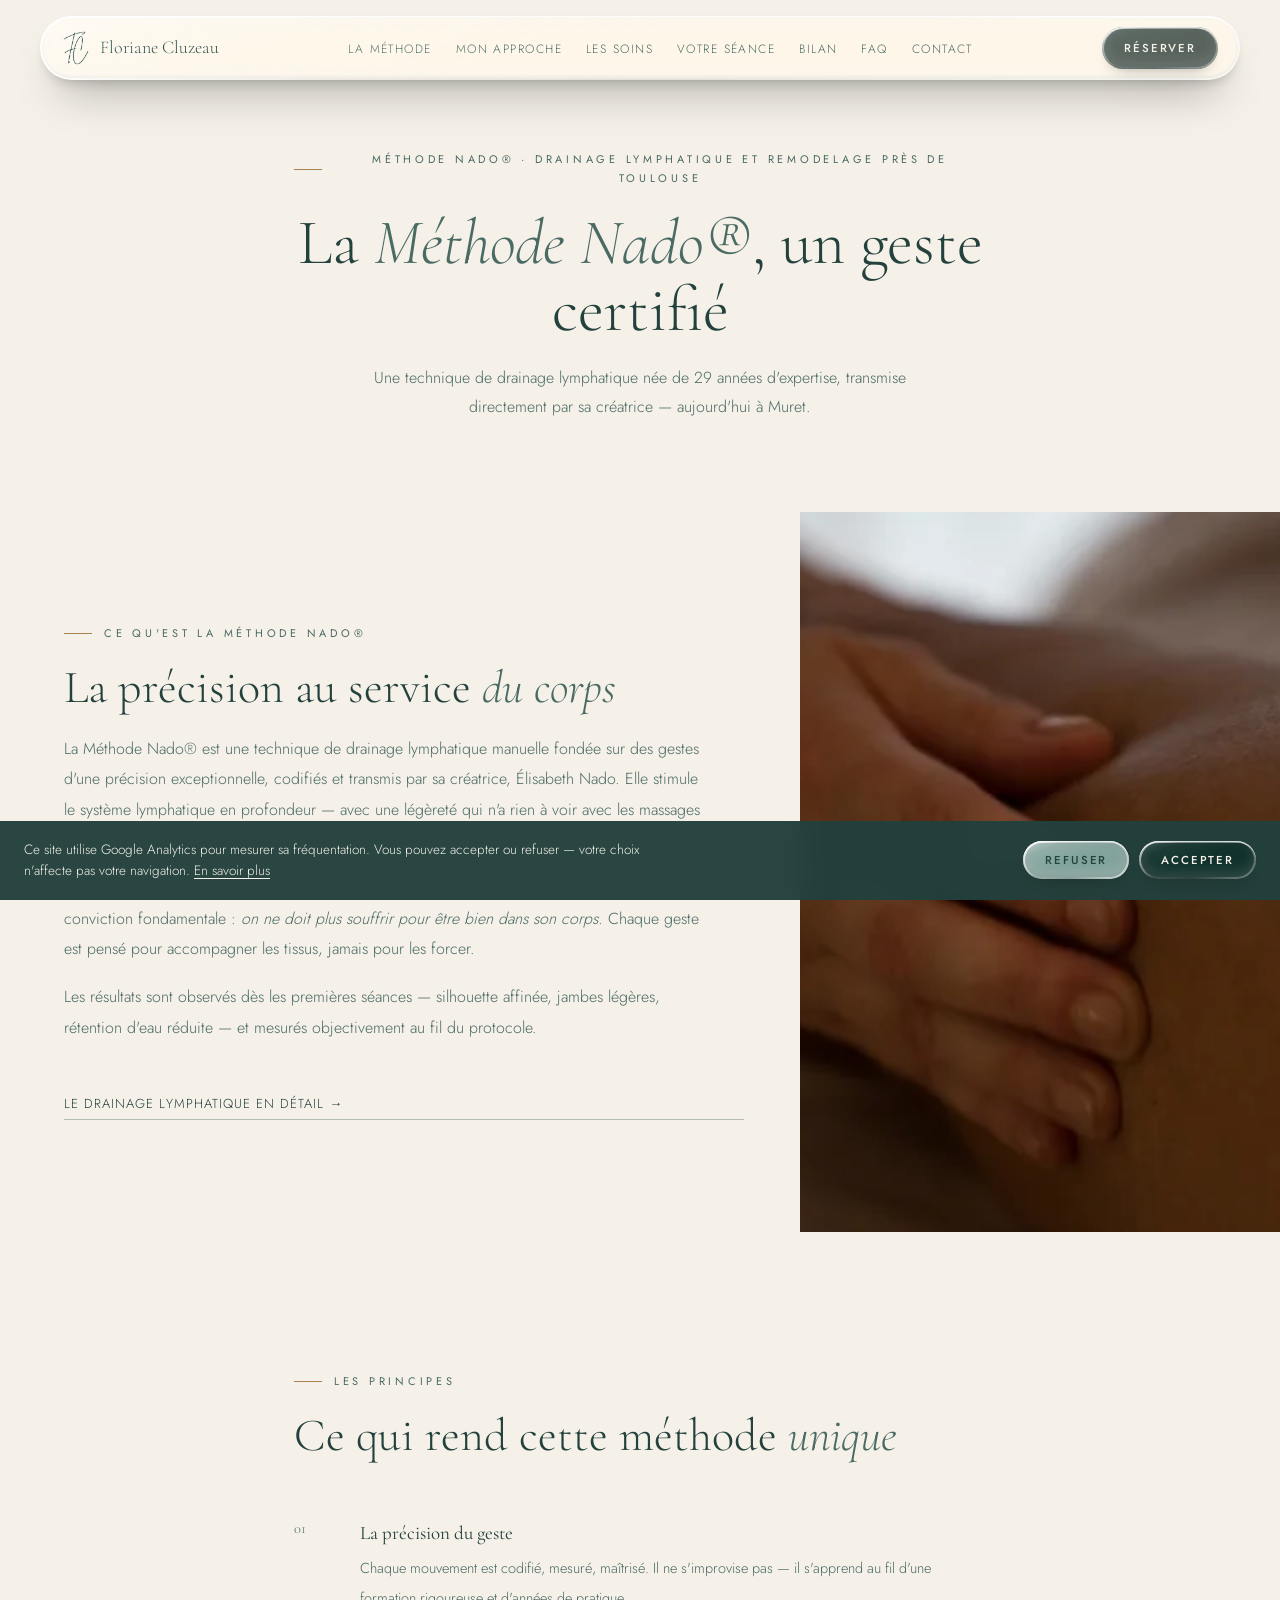
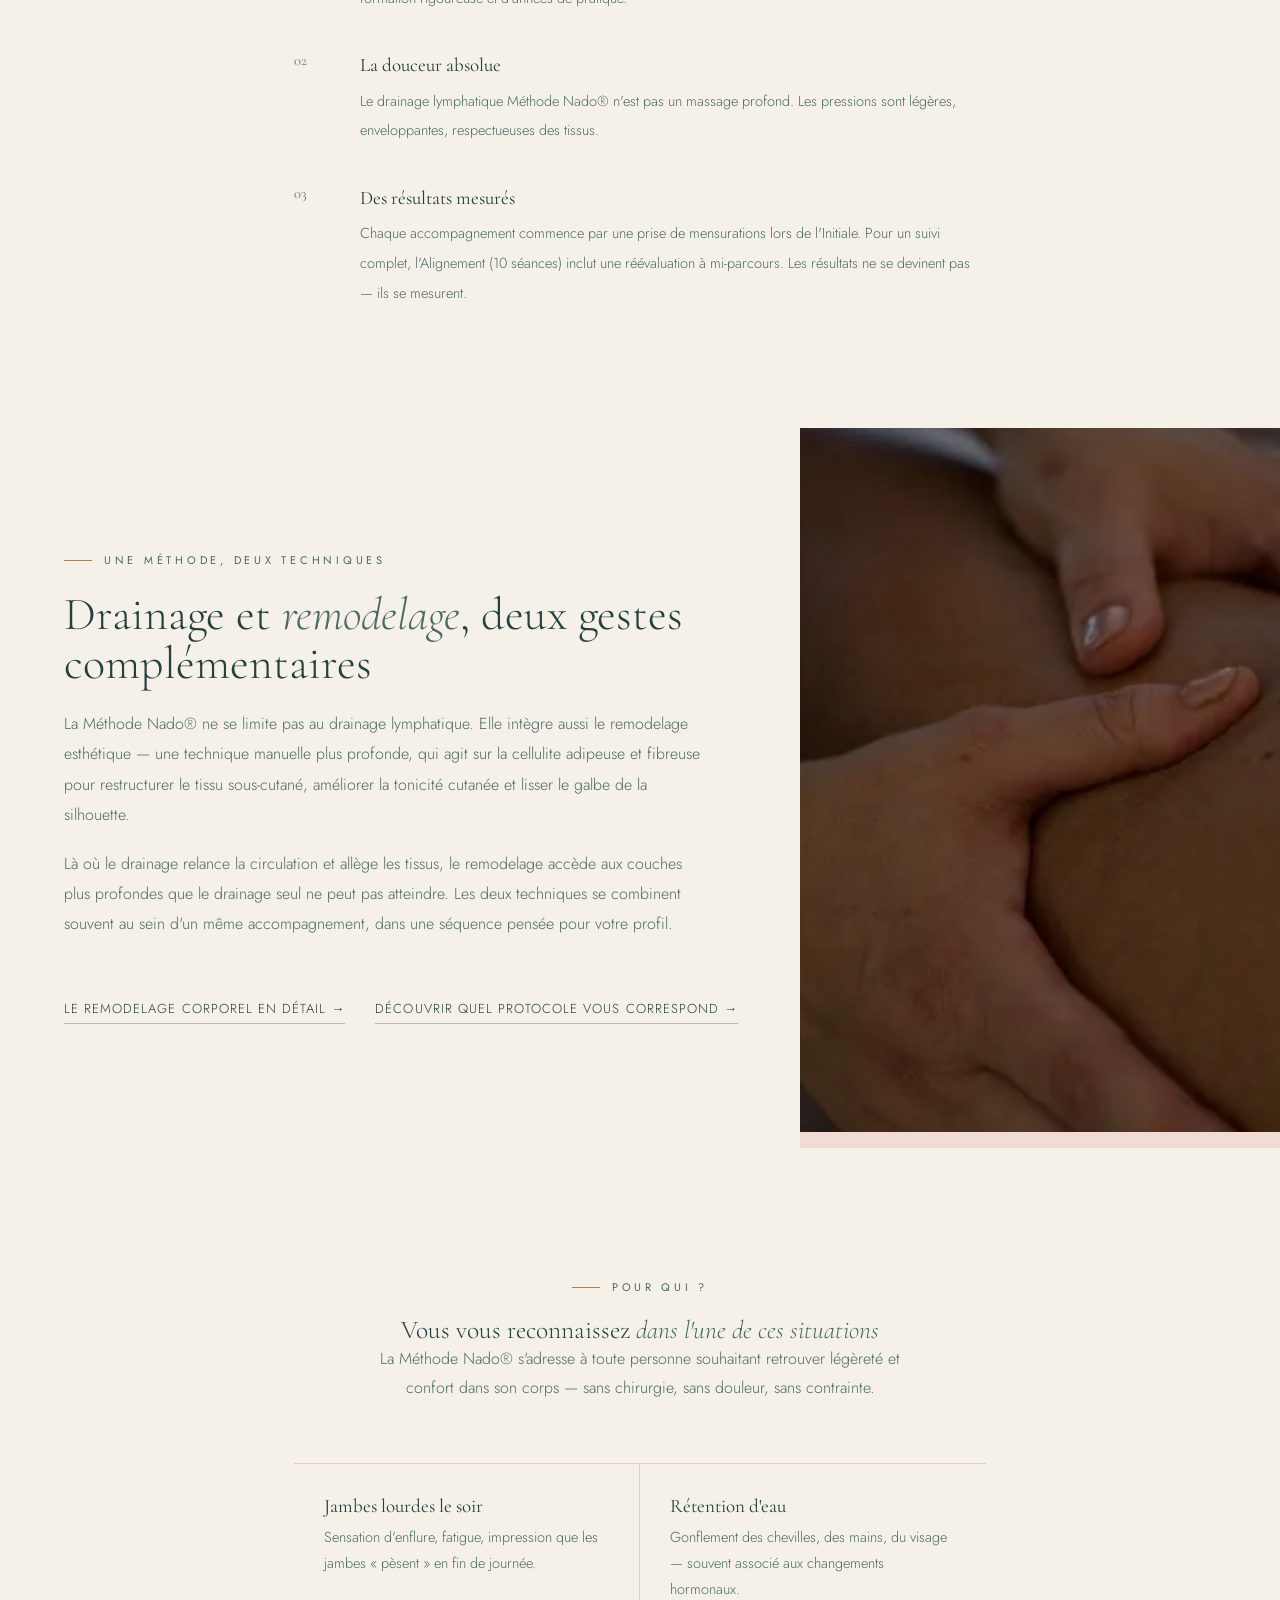
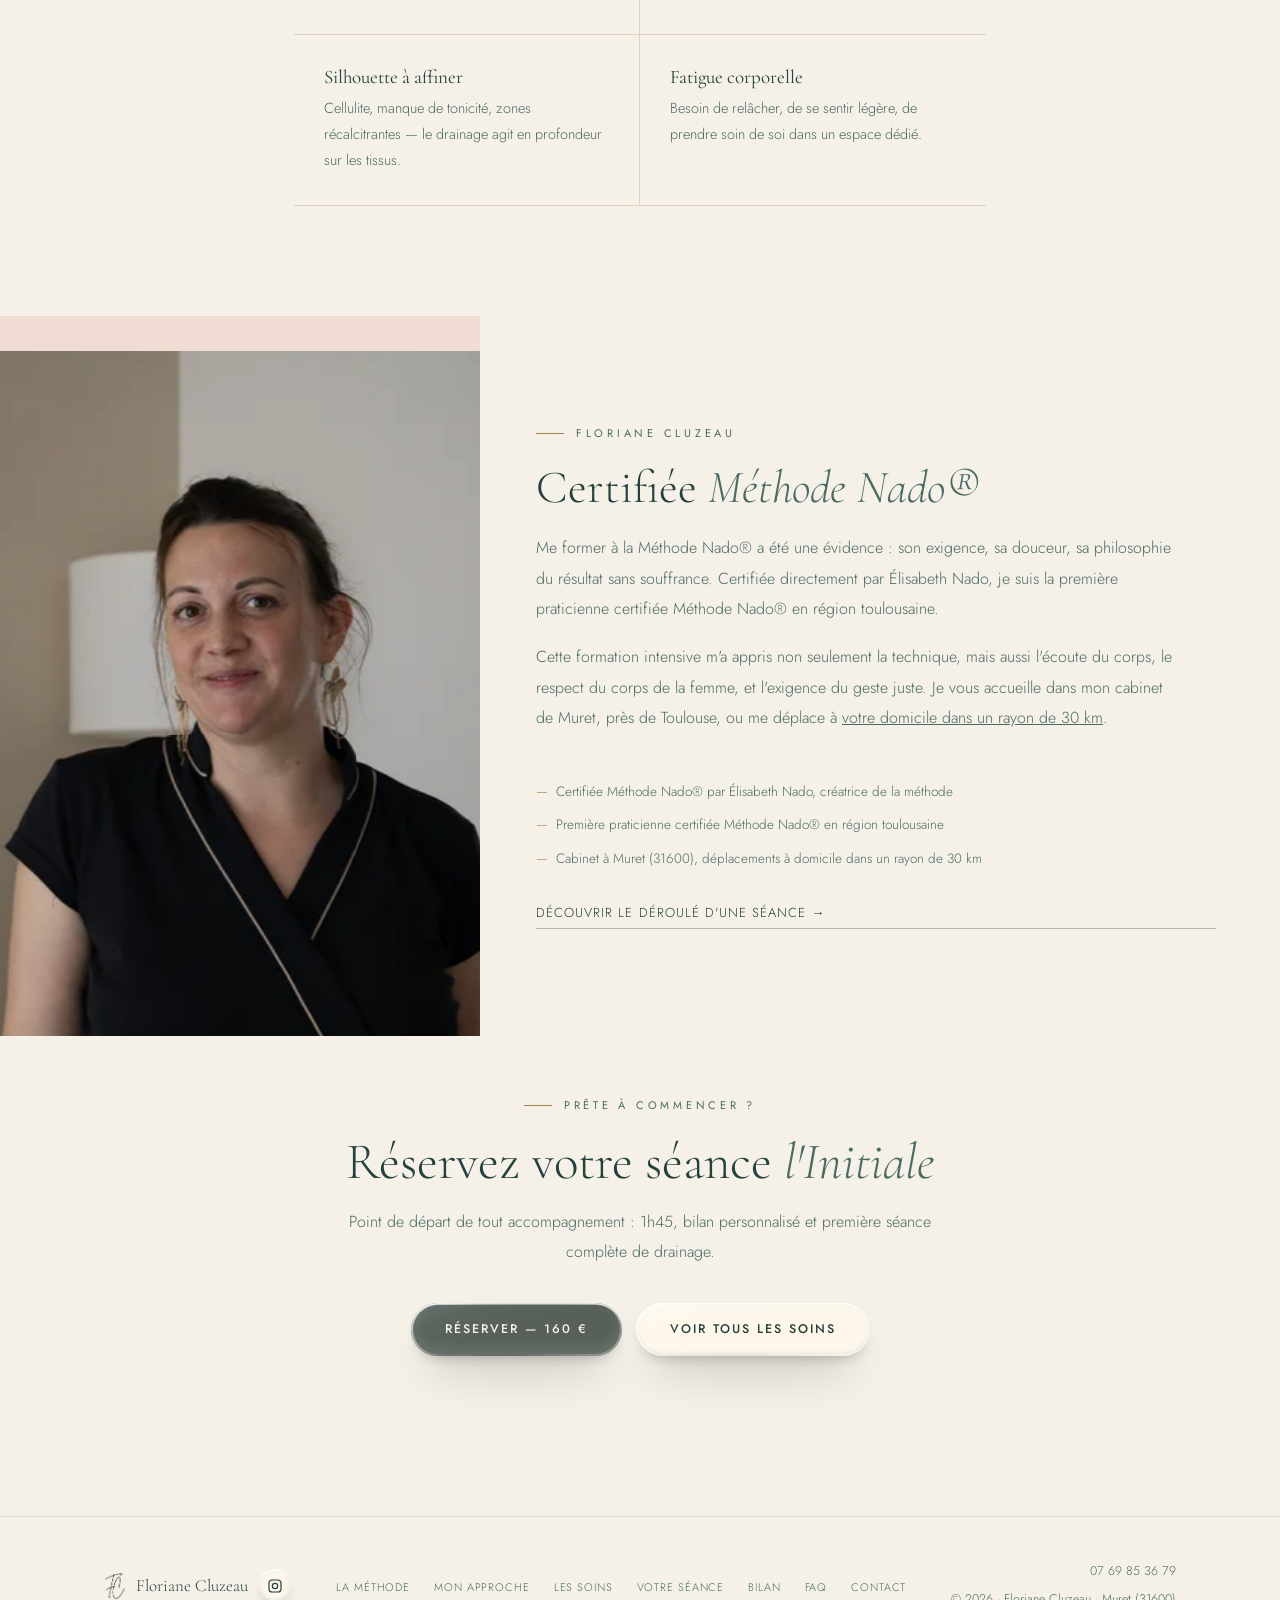
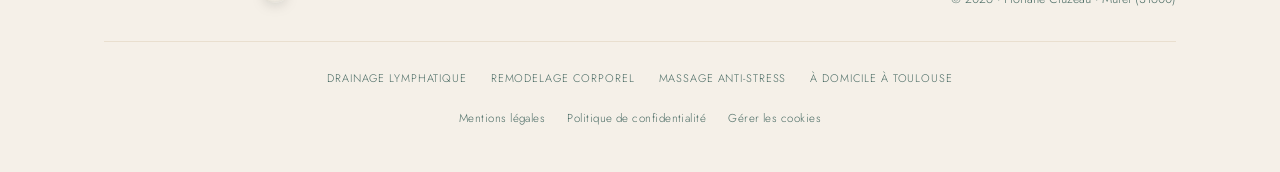
<file: methode.html>
<!DOCTYPE html>
<html lang="fr">
<head>
<meta charset="UTF-8">
  <script>
    window.dataLayer = window.dataLayer || [];
    function gtag(){dataLayer.push(arguments);}
    gtag('consent', 'default', { 'analytics_storage': 'denied', 'ad_storage': 'denied' });
  </script>
<meta name="viewport" content="width=device-width, initial-scale=1.0">
<title>Méthode Nado® près de Toulouse : drainage lymphatique, remodelage</title>
<link rel="icon" href="/favicon.ico" sizes="32x32">
<link rel="icon" type="image/png" href="/favicon.png" sizes="192x192">
<link rel="apple-touch-icon" href="/apple-touch-icon.png">
<meta name="description" content="La Méthode Nado®, drainage lymphatique et remodelage créés par Élisabeth Nado : principes, déroulé, pour qui. Praticienne certifiée à Muret, près de Toulouse.">
<meta name="robots" content="index, follow">
<link rel="canonical" href="https://florianecluzeau.fr/methode">
<meta property="og:title" content="Méthode Nado® près de Toulouse : drainage lymphatique, remodelage">
<meta property="og:description" content="Technique de drainage lymphatique créée par Élisabeth Nado. Première praticienne certifiée Méthode Nado® en région toulousaine, à Muret.">
<meta property="og:url" content="https://florianecluzeau.fr/methode">
<meta property="og:type" content="website">
<meta property="og:site_name" content="Floriane Cluzeau — Drainage Lymphatique Méthode Nado®">
<meta property="og:locale" content="fr_FR">
<meta property="og:image" content="https://florianecluzeau.fr/assets/img/og-floriane-cluzeau.jpg">
<meta property="og:image:width" content="1200">
<meta property="og:image:height" content="630">
<meta property="og:image:alt" content="Floriane Cluzeau, praticienne certifiée Méthode Nado®, dans son cabinet de Muret">
<meta name="twitter:card" content="summary_large_image">
<link rel="preload" as="font" type="font/woff2" href="assets/fonts/cormorant-garamond-300-normal.woff2" crossorigin>
<link rel="preload" as="font" type="font/woff2" href="assets/fonts/jost-300-normal.woff2" crossorigin>
<link rel="stylesheet" href="styles.css">
</head>
<body>
<a class="skip-link" href="#main">Aller au contenu</a>

<nav aria-label="Navigation principale">
  <div class="nav-in">
    <a href="/" class="brand" aria-label="Accueil Floriane Cluzeau">
      <img src="assets/img/monogram-v2-120.webp" alt="" class="brand-logo" width="93" height="120" aria-hidden="true">
      <span class="brand-text">Floriane Cluzeau</span>
    </a>
    <ul class="nav-links" role="list">
      <li><a href="methode" aria-current="page">La Méthode</a></li>
      <li><a href="mon-approche">Mon approche</a></li>
      <li><a href="soins">Les Soins</a></li>
      <li><a href="seance">Votre Séance</a></li>
      <li><a href="bilan">Bilan</a></li>
      <li><a href="faq">FAQ</a></li>
      <li><a href="contact">Contact</a></li>
    </ul>
    <div class="nav-actions">
      <a href="tel:+33769853679" class="nav-tel">07 69 85 36 79</a>
      <a href="https://www.planity.com/floriane-cluzeau-31600-muret" class="btn btn-sm" target="_blank" rel="noopener">Réserver</a>
      <button class="nav-toggle" aria-expanded="false" aria-controls="mobile-menu" aria-label="Ouvrir le menu">
        <span></span><span></span><span></span>
      </button>
    </div>
  </div>
</nav>

<div id="mobile-menu" class="mobile-menu">
  <a href="methode">La Méthode</a>
  <a href="mon-approche">Mon approche</a>
  <a href="soins">Les Soins</a>
  <a href="seance">Votre Séance</a>
  <a href="bilan">Bilan</a>
  <a href="faq">FAQ</a>
  <a href="contact">Contact</a>
  <a href="tel:+33769853679" class="mobile-tel">07 69 85 36 79</a>
</div>

<header class="page-head">
  <div class="wrap-narrow">
    <h1 class="eyebrow reveal" style="justify-content:center">Méthode Nado® · Drainage lymphatique et remodelage près de Toulouse</h1>
    <p class="page-titre reveal reveal-d1">La <em>Méthode Nado®</em>, un geste certifié</p>
    <p class="reveal reveal-d2">Une technique de drainage lymphatique née de 29 années d'expertise, transmise directement par sa créatrice — aujourd'hui à Muret.</p>
  </div>
</header>

<main id="main">

<section class="bleed bleed-approche" id="intro">
  <div class="bleed-content">
    <span class="eyebrow reveal">Ce qu'est la Méthode Nado®</span>
    <h2 class="reveal">La précision au service <em>du corps</em></h2>
    <p class="reveal">La Méthode Nado® est une technique de drainage lymphatique manuelle fondée sur des gestes d'une précision exceptionnelle, codifiés et transmis par sa créatrice, Élisabeth Nado. Elle stimule le système lymphatique en profondeur — avec une légèreté qui n'a rien à voir avec les massages conventionnels.</p>
    <p class="reveal">Là où d'autres techniques peuvent être inconfortables, la Méthode Nado® repose sur une conviction fondamentale : <em>on ne doit plus souffrir pour être bien dans son corps.</em> Chaque geste est pensé pour accompagner les tissus, jamais pour les forcer.</p>
    <p class="reveal">Les résultats sont observés dès les premières séances — silhouette affinée, jambes légères, rétention d'eau réduite — et mesurés objectivement au fil du protocole.</p>
    <a href="drainage-lymphatique" class="text-link reveal">Le drainage lymphatique en détail →</a>
  </div>
  <div class="bleed-media reveal-img">
    <img
      src="assets/img/technique2-960.webp"
      srcset="assets/img/technique2-480.webp 480w, assets/img/technique2-720.webp 720w, assets/img/technique2-960.webp 960w, assets/img/technique2-1200.webp 1200w"
      sizes="(max-width: 900px) 100vw, 40vw"
      width="1200" height="800"
      alt="Geste de drainage lymphatique Méthode Nado, précision du geste sur la hanche"
      loading="lazy">
  </div>
</section>

<section class="soins" id="principes">
  <div class="wrap-narrow">
    <div class="soins-head">
      <span class="eyebrow reveal">Les principes</span>
      <h2 class="reveal">Ce qui rend cette méthode <em>unique</em></h2>
    </div>
    <ol class="steps" style="margin-top:8px;gap:36px">
      <li class="reveal">
        <span class="step-num" aria-hidden="true">01</span>
        <div><strong>La précision du geste</strong><span>Chaque mouvement est codifié, mesuré, maîtrisé. Il ne s'improvise pas — il s'apprend au fil d'une formation rigoureuse et d'années de pratique.</span></div>
      </li>
      <li class="reveal reveal-d1">
        <span class="step-num" aria-hidden="true">02</span>
        <div><strong>La douceur absolue</strong><span>Le drainage lymphatique Méthode Nado® n'est pas un massage profond. Les pressions sont légères, enveloppantes, respectueuses des tissus.</span></div>
      </li>
      <li class="reveal reveal-d2" id="suivi-methode">
        <span class="step-num" aria-hidden="true">03</span>
        <div><strong>Des résultats mesurés</strong><span>Chaque accompagnement commence par une prise de mensurations lors de l'Initiale. Pour un suivi complet, l'Alignement (10 séances) inclut une réévaluation à mi-parcours. Les résultats ne se devinent pas — ils se mesurent.</span></div>
      </li>
    </ol>
  </div>
</section>

<section class="bleed bleed-approche" id="remodelage">
  <div class="bleed-content">
    <span class="eyebrow reveal">Une méthode, deux techniques</span>
    <h2 class="reveal">Drainage et <em>remodelage</em>, deux gestes complémentaires</h2>
    <p class="reveal">La Méthode Nado® ne se limite pas au drainage lymphatique. Elle intègre aussi le remodelage esthétique — une technique manuelle plus profonde, qui agit sur la cellulite adipeuse et fibreuse pour restructurer le tissu sous-cutané, améliorer la tonicité cutanée et lisser le galbe de la silhouette.</p>
    <p class="reveal">Là où le drainage relance la circulation et allège les tissus, le remodelage accède aux couches plus profondes que le drainage seul ne peut pas atteindre. Les deux techniques se combinent souvent au sein d'un même accompagnement, dans une séquence pensée pour votre profil.</p>
    <div class="liens-soins reveal">
      <a href="remodelage-corporel" class="text-link">Le remodelage corporel en détail →</a>
      <a href="bilan" class="text-link">Découvrir quel protocole vous correspond →</a>
    </div>
  </div>
  <div class="bleed-media reveal-img">
    <img
      src="assets/img/remodelage-960.webp"
      srcset="assets/img/remodelage-480.webp 480w, assets/img/remodelage-720.webp 720w, assets/img/remodelage-960.webp 960w, assets/img/remodelage-1200.webp 1200w"
      sizes="(max-width: 900px) 100vw, 40vw"
      width="1200" height="800"
      alt="Geste de remodelage esthétique Méthode Nado, technique manuelle profonde"
      loading="lazy">
  </div>
</section>

<section class="suivi" id="pour-qui">
  <div class="wrap-narrow">
    <span class="eyebrow reveal" style="justify-content:center">Pour qui ?</span>
    <h2 class="reveal" style="text-align:center">Vous vous reconnaissez <em>dans l'une de ces situations</em></h2>
    <p class="reveal suivi-intro">La Méthode Nado® s'adresse à toute personne souhaitant retrouver légèreté et confort dans son corps — sans chirurgie, sans douleur, sans contrainte.</p>
    <div class="signals">
      <div class="signal reveal">
        <h3>Jambes lourdes le soir</h3>
        <p>Sensation d'enflure, fatigue, impression que les jambes « pèsent » en fin de journée.</p>
      </div>
      <div class="signal reveal reveal-d1">
        <h3>Rétention d'eau</h3>
        <p>Gonflement des chevilles, des mains, du visage — souvent associé aux changements hormonaux.</p>
      </div>
      <div class="signal reveal reveal-d2">
        <h3>Silhouette à affiner</h3>
        <p>Cellulite, manque de tonicité, zones récalcitrantes — le drainage agit en profondeur sur les tissus.</p>
      </div>
      <div class="signal reveal reveal-d2">
        <h3>Fatigue corporelle</h3>
        <p>Besoin de relâcher, de se sentir légère, de prendre soin de soi dans un espace dédié.</p>
      </div>
    </div>
  </div>
</section>

<section class="bleed bleed-apropos" id="certification">
  <div class="bleed-media reveal-img">
    <img
      src="assets/img/portrait-floriane-960.webp"
      srcset="assets/img/portrait-floriane-480.webp 480w, assets/img/portrait-floriane-720.webp 720w, assets/img/portrait-floriane-960.webp 960w, assets/img/portrait-floriane-1200.webp 1200w"
      sizes="(max-width: 900px) 100vw, 40vw"
      width="1200" height="892"
      alt="Floriane Cluzeau, praticienne certifiée Méthode Nado, dans son cabinet à Muret"
      loading="lazy">
  </div>
  <div class="bleed-content">
    <span class="eyebrow reveal">Floriane Cluzeau</span>
    <h2 class="reveal">Certifiée <em>Méthode Nado®</em></h2>
    <p class="reveal">Me former à la Méthode Nado® a été une évidence : son exigence, sa douceur, sa philosophie du résultat sans souffrance. Certifiée directement par Élisabeth Nado, je suis la première praticienne certifiée Méthode Nado® en région toulousaine.</p>
    <p class="reveal">Cette formation intensive m'a appris non seulement la technique, mais aussi l'écoute du corps, le respect du corps de la femme, et l'exigence du geste juste. Je vous accueille dans mon cabinet de Muret, près de Toulouse, ou me déplace à <a href="domicile-toulouse">votre domicile dans un rayon de 30 km</a>.</p>
    <ul class="facts">
      <li class="reveal">Certifiée Méthode Nado® par Élisabeth Nado, créatrice de la méthode</li>
      <li class="reveal reveal-d1">Première praticienne certifiée Méthode Nado® en région toulousaine</li>
      <li class="reveal reveal-d2">Cabinet à Muret (31600), déplacements à domicile dans un rayon de 30 km</li>
    </ul>
    <a href="seance" class="text-link reveal">Découvrir le déroulé d'une séance →</a>
  </div>
</section>

<section class="cta-final" id="reserver">
  <div class="wrap-narrow">
    <span class="eyebrow reveal" style="justify-content:center">Prête à commencer ?</span>
    <h2 class="reveal">Réservez votre séance <em>l'Initiale</em></h2>
    <p class="reveal">Point de départ de tout accompagnement : 1h45, bilan personnalisé et première séance complète de drainage.</p>
    <div class="cta-actions reveal">
      <a href="https://www.planity.com/floriane-cluzeau-31600-muret" class="btn" target="_blank" rel="noopener">Réserver — 160 €</a>
      <a href="soins" class="btn ghost">Voir tous les soins</a>
    </div>
  </div>
</section>

</main>

<footer>
  <div class="wrap footer-in">
    <div class="footer-brand">
      <img src="assets/img/monogram-v2-120.webp" width="93" height="120" alt="" aria-hidden="true">
      <span>Floriane Cluzeau</span>
      <a href="https://www.instagram.com/floriane.drainage/" class="social-icon" target="_blank" rel="noopener" aria-label="Floriane Cluzeau sur Instagram">
        <svg viewBox="0 0 24 24" fill="none" stroke="currentColor" stroke-width="1.8" stroke-linecap="round" stroke-linejoin="round" aria-hidden="true">
          <rect x="3" y="3" width="18" height="18" rx="5"/>
          <circle cx="12" cy="12" r="4"/>
          <circle cx="17.2" cy="6.8" r=".6" fill="currentColor" stroke="none"/>
        </svg>
      </a>
    </div>
    <ul class="footer-links" role="list">
      <li><a href="methode">La Méthode</a></li>
      <li><a href="mon-approche">Mon approche</a></li>
      <li><a href="soins">Les Soins</a></li>
      <li><a href="seance">Votre Séance</a></li>
      <li><a href="bilan">Bilan</a></li>
      <li><a href="faq">FAQ</a></li>
      <li><a href="contact">Contact</a></li>
    </ul>
    <div class="footer-meta">
      <a href="tel:+33769853679">07 69 85 36 79</a>
      <span>© 2026 · Floriane Cluzeau · Muret (31600)</span>
    </div>
  </div>
  <div class="wrap">
    <ul class="footer-soins" role="list" aria-label="Nos soins">
      <li><a href="drainage-lymphatique">Drainage lymphatique</a></li>
      <li><a href="remodelage-corporel">Remodelage corporel</a></li>
      <li><a href="massage-anti-stress">Massage anti-stress</a></li>
      <li><a href="domicile-toulouse">À domicile à Toulouse</a></li>
    </ul>
    <div class="footer-legal">
      <a href="mentions-legales">Mentions légales</a>
      <a href="politique-confidentialite">Politique de confidentialité</a>
      <button type="button" data-cookies>Gérer les cookies</button>
    </div>
  </div>
</footer>

<div class="sticky-cta" role="region" aria-label="Actions rapides">
  <a href="tel:+33769853679" class="btn ghost">Appeler</a>
  <a href="https://www.planity.com/floriane-cluzeau-31600-muret" class="btn" target="_blank" rel="noopener">Réserver</a>
</div>

<script src="app.js"></script>
</body>
</html>
</file>
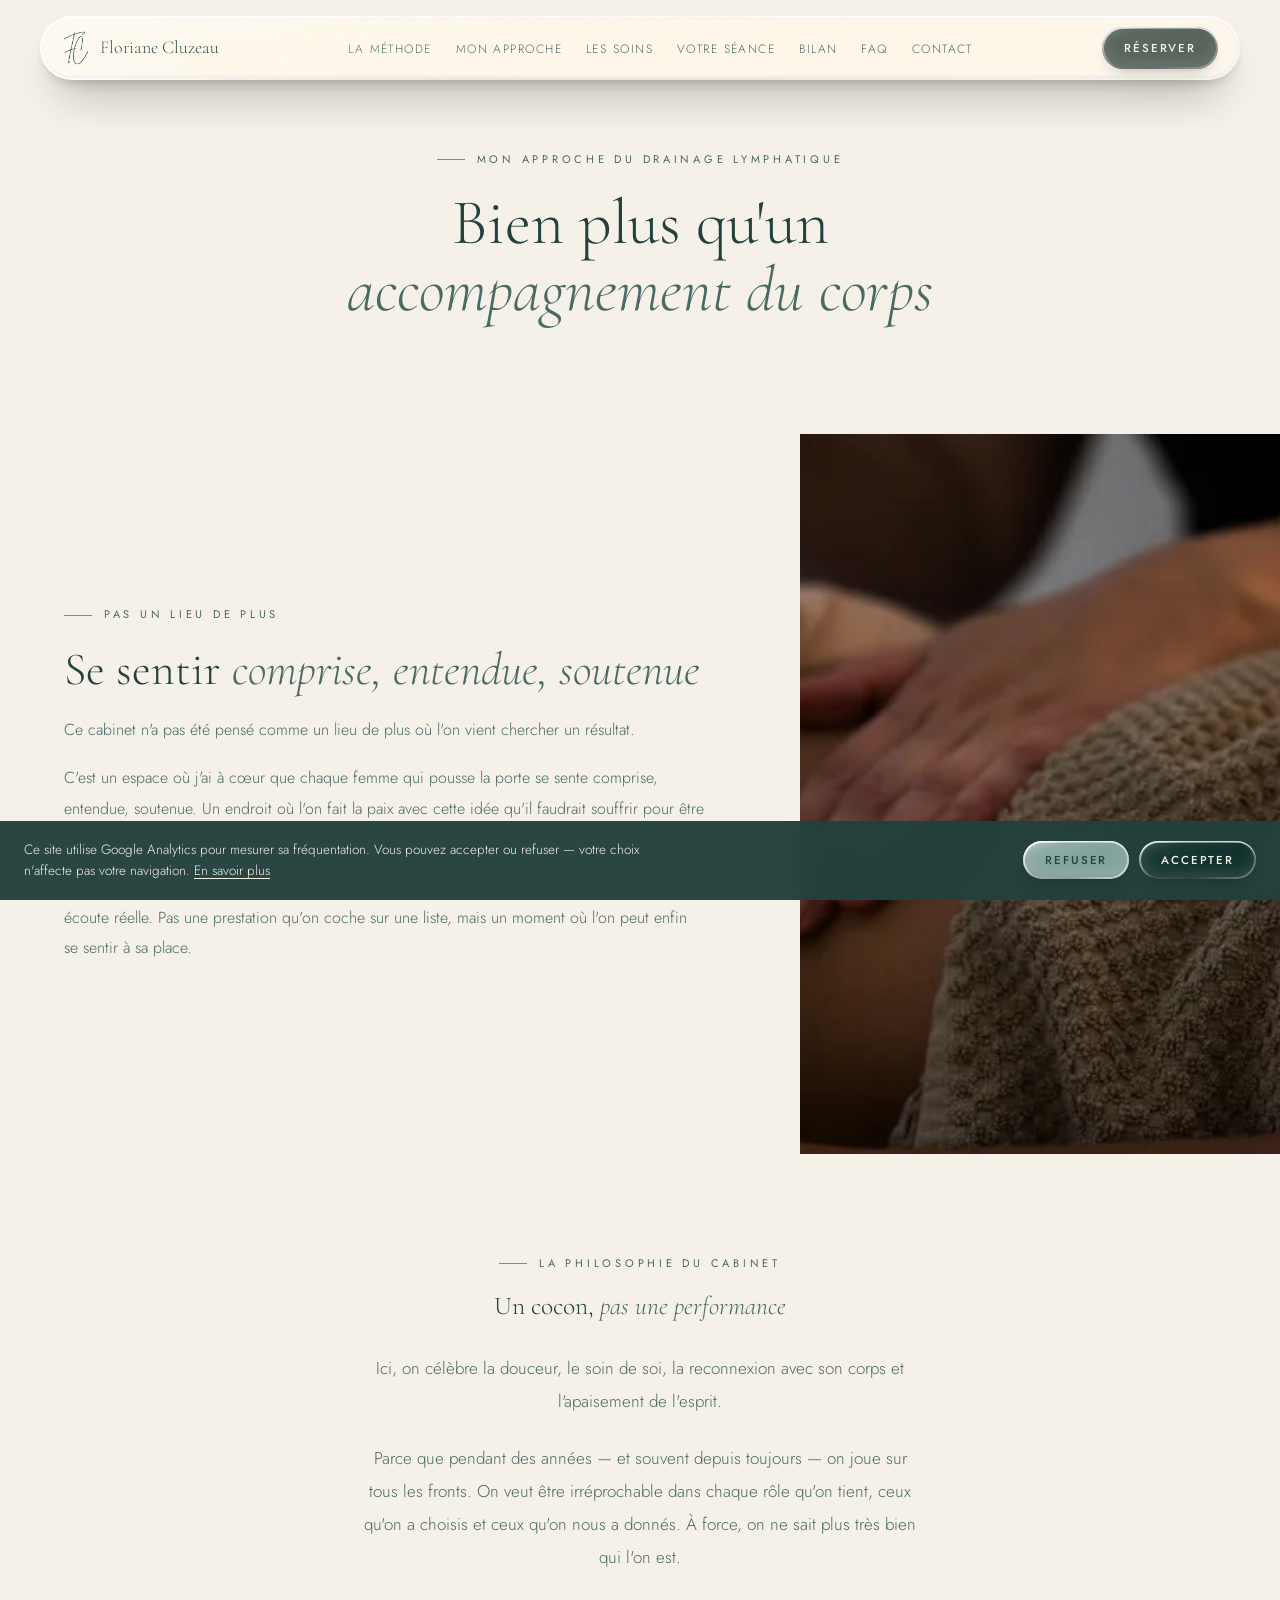
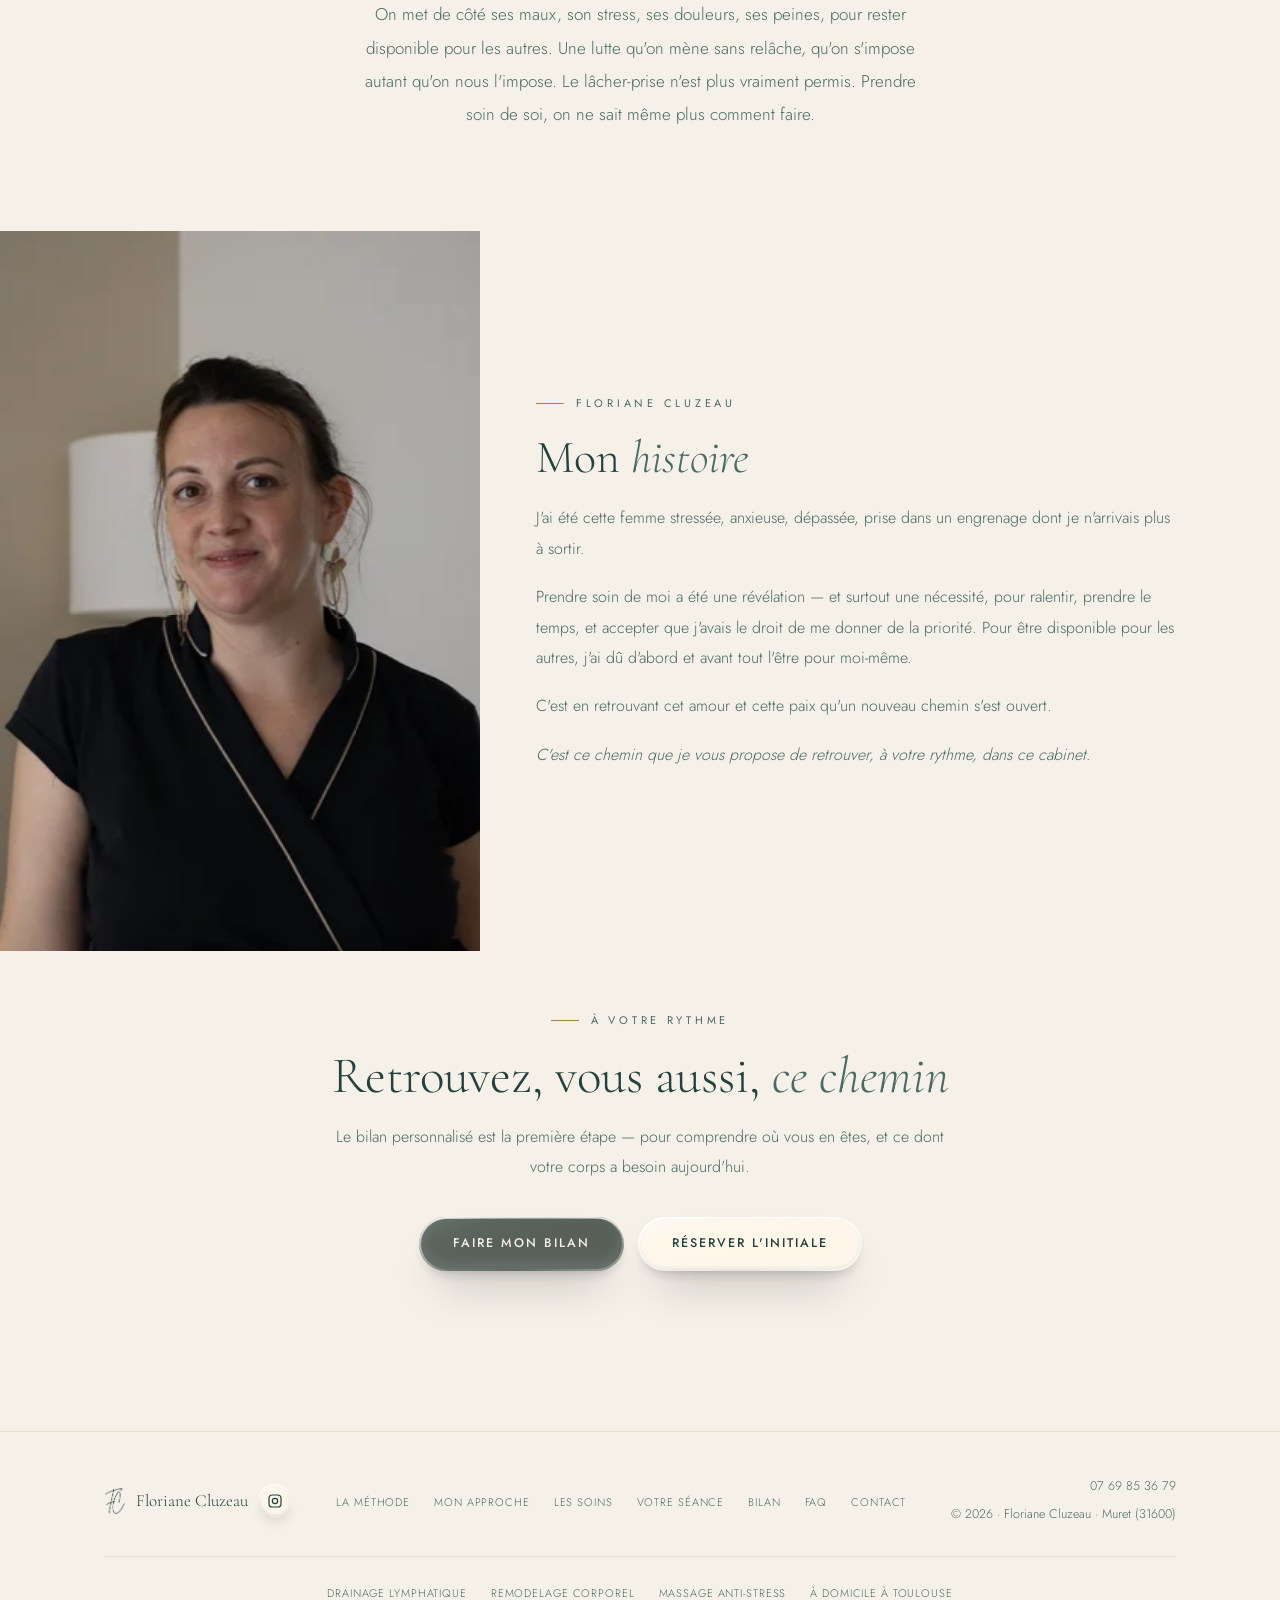
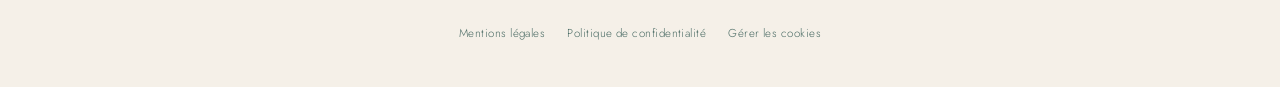
<file: mon-approche.html>
<!DOCTYPE html>
<html lang="fr">
<head>
<meta charset="UTF-8">
  <script>
    window.dataLayer = window.dataLayer || [];
    function gtag(){dataLayer.push(arguments);}
    gtag('consent', 'default', { 'analytics_storage': 'denied', 'ad_storage': 'denied' });
  </script>
<meta name="viewport" content="width=device-width, initial-scale=1.0">
<title>Mon approche – Drainage lymphatique à Muret | Floriane Cluzeau</title>
<link rel="icon" href="/favicon.ico" sizes="32x32">
<link rel="icon" type="image/png" href="/favicon.png" sizes="192x192">
<link rel="apple-touch-icon" href="/apple-touch-icon.png">
<meta name="description" content="L'histoire et la philosophie de Floriane Cluzeau, praticienne certifiée Méthode Nado® à Muret : un cabinet pensé comme un cocon, pas une performance.">
<meta name="robots" content="index, follow">
<link rel="canonical" href="https://florianecluzeau.fr/mon-approche">
<meta property="og:title" content="Mon approche — Floriane Cluzeau">
<meta property="og:description" content="L'histoire et la philosophie derrière l'accompagnement de Floriane Cluzeau, praticienne certifiée Méthode Nado® à Muret.">
<meta property="og:url" content="https://florianecluzeau.fr/mon-approche">
<meta property="og:type" content="website">
<meta property="og:site_name" content="Floriane Cluzeau — Drainage Lymphatique Méthode Nado®">
<meta property="og:locale" content="fr_FR">
<meta property="og:image" content="https://florianecluzeau.fr/assets/img/og-floriane-cluzeau.jpg">
<meta property="og:image:width" content="1200">
<meta property="og:image:height" content="630">
<meta property="og:image:alt" content="Floriane Cluzeau, praticienne certifiée Méthode Nado®, dans son cabinet de Muret">
<meta name="twitter:card" content="summary_large_image">
<link rel="preload" as="font" type="font/woff2" href="assets/fonts/cormorant-garamond-300-normal.woff2" crossorigin>
<link rel="preload" as="font" type="font/woff2" href="assets/fonts/jost-300-normal.woff2" crossorigin>
<link rel="stylesheet" href="styles.css">
</head>
<body>
<a class="skip-link" href="#main">Aller au contenu</a>

<nav aria-label="Navigation principale">
  <div class="nav-in">
    <a href="/" class="brand" aria-label="Accueil Floriane Cluzeau">
      <img src="assets/img/monogram-v2-120.webp" alt="" class="brand-logo" width="93" height="120" aria-hidden="true">
      <span class="brand-text">Floriane Cluzeau</span>
    </a>
    <ul class="nav-links" role="list">
      <li><a href="methode">La Méthode</a></li>
      <li><a href="mon-approche" aria-current="page">Mon approche</a></li>
      <li><a href="soins">Les Soins</a></li>
      <li><a href="seance">Votre Séance</a></li>
      <li><a href="bilan">Bilan</a></li>
      <li><a href="faq">FAQ</a></li>
      <li><a href="contact">Contact</a></li>
    </ul>
    <div class="nav-actions">
      <a href="tel:+33769853679" class="nav-tel">07 69 85 36 79</a>
      <a href="https://www.planity.com/floriane-cluzeau-31600-muret" class="btn btn-sm" target="_blank" rel="noopener">Réserver</a>
      <button class="nav-toggle" aria-expanded="false" aria-controls="mobile-menu" aria-label="Ouvrir le menu">
        <span></span><span></span><span></span>
      </button>
    </div>
  </div>
</nav>

<div id="mobile-menu" class="mobile-menu">
  <a href="methode">La Méthode</a>
  <a href="mon-approche">Mon approche</a>
  <a href="soins">Les Soins</a>
  <a href="seance">Votre Séance</a>
  <a href="bilan">Bilan</a>
  <a href="faq">FAQ</a>
  <a href="contact">Contact</a>
  <a href="tel:+33769853679" class="mobile-tel">07 69 85 36 79</a>
</div>

<header class="page-head">
  <div class="wrap-narrow">
    <h1 class="eyebrow reveal" style="justify-content:center">Mon approche du drainage lymphatique</h1>
    <p class="page-titre reveal reveal-d1">Bien plus qu'un <em>accompagnement du corps</em></p>
  </div>
</header>

<main id="main">

<section class="bleed bleed-approche" id="espace">
  <div class="bleed-content">
    <span class="eyebrow reveal">Pas un lieu de plus</span>
    <h2 class="reveal">Se sentir <em>comprise, entendue, soutenue</em></h2>
    <p class="reveal">Ce cabinet n'a pas été pensé comme un lieu de plus où l'on vient chercher un résultat.</p>
    <p class="reveal">C'est un espace où j'ai à cœur que chaque femme qui pousse la porte se sente comprise, entendue, soutenue. Un endroit où l'on fait la paix avec cette idée qu'il faudrait souffrir pour être belle — ou pour avoir simplement le droit de se sentir bien.</p>
    <p class="reveal">Je crois en une autre approche : plus douce, plus attentive. Un toucher avec intention, une écoute réelle. Pas une prestation qu'on coche sur une liste, mais un moment où l'on peut enfin se sentir à sa place.</p>
  </div>
  <div class="bleed-media reveal-img">
    <img
      src="assets/img/massage-dos-960.webp"
      srcset="assets/img/massage-dos-480.webp 480w, assets/img/massage-dos-720.webp 720w, assets/img/massage-dos-960.webp 960w, assets/img/massage-dos-1200.webp 1200w"
      sizes="(max-width: 900px) 100vw, 40vw"
      width="1200" height="800"
      alt="Séance de drainage lymphatique du dos, geste doux et enveloppant"
      loading="lazy">
  </div>
</section>

<section class="manifeste" id="cocon">
  <div class="wrap-narrow">
    <span class="eyebrow reveal">La philosophie du cabinet</span>
    <h2 class="reveal">Un cocon, <em>pas une performance</em></h2>
    <p class="reveal">Ici, on célèbre la douceur, le soin de soi, la reconnexion avec son corps et l'apaisement de l'esprit.</p>
    <p class="reveal">Parce que pendant des années — et souvent depuis toujours — on joue sur tous les fronts. On veut être irréprochable dans chaque rôle qu'on tient, ceux qu'on a choisis et ceux qu'on nous a donnés. À force, on ne sait plus très bien qui l'on est.</p>
    <p class="reveal">On met de côté ses maux, son stress, ses douleurs, ses peines, pour rester disponible pour les autres. Une lutte qu'on mène sans relâche, qu'on s'impose autant qu'on nous l'impose. Le lâcher-prise n'est plus vraiment permis. Prendre soin de soi, on ne sait même plus comment faire.</p>
  </div>
</section>

<section class="bleed bleed-apropos" id="histoire">
  <div class="bleed-media reveal-img">
    <img
      src="assets/img/portrait-floriane-960.webp"
      srcset="assets/img/portrait-floriane-480.webp 480w, assets/img/portrait-floriane-720.webp 720w, assets/img/portrait-floriane-960.webp 960w, assets/img/portrait-floriane-1200.webp 1200w"
      sizes="(max-width: 900px) 100vw, 40vw"
      width="1200" height="892"
      alt="Floriane Cluzeau, praticienne certifiée Méthode Nado, dans son cabinet à Muret"
      loading="lazy">
  </div>
  <div class="bleed-content">
    <span class="eyebrow reveal">Floriane Cluzeau</span>
    <h2 class="reveal">Mon <em>histoire</em></h2>
    <p class="reveal">J'ai été cette femme stressée, anxieuse, dépassée, prise dans un engrenage dont je n'arrivais plus à sortir.</p>
    <p class="reveal">Prendre soin de moi a été une révélation — et surtout une nécessité, pour ralentir, prendre le temps, et accepter que j'avais le droit de me donner de la priorité. Pour être disponible pour les autres, j'ai dû d'abord et avant tout l'être pour moi-même.</p>
    <p class="reveal">C'est en retrouvant cet amour et cette paix qu'un nouveau chemin s'est ouvert.</p>
    <p class="reveal"><em>C'est ce chemin que je vous propose de retrouver, à votre rythme, dans ce cabinet.</em></p>
  </div>
</section>

<section class="cta-final" id="reserver">
  <div class="wrap-narrow">
    <span class="eyebrow reveal" style="justify-content:center">À votre rythme</span>
    <h2 class="reveal">Retrouvez, vous aussi, <em>ce chemin</em></h2>
    <p class="reveal">Le bilan personnalisé est la première étape — pour comprendre où vous en êtes, et ce dont votre corps a besoin aujourd'hui.</p>
    <div class="cta-actions reveal">
      <a href="bilan" class="btn">Faire mon bilan</a>
      <a href="https://www.planity.com/floriane-cluzeau-31600-muret" class="btn ghost" target="_blank" rel="noopener">Réserver l'Initiale</a>
    </div>
  </div>
</section>

</main>

<footer>
  <div class="wrap footer-in">
    <div class="footer-brand">
      <img src="assets/img/monogram-v2-120.webp" width="93" height="120" alt="" aria-hidden="true">
      <span>Floriane Cluzeau</span>
      <a href="https://www.instagram.com/floriane.drainage/" class="social-icon" target="_blank" rel="noopener" aria-label="Floriane Cluzeau sur Instagram">
        <svg viewBox="0 0 24 24" fill="none" stroke="currentColor" stroke-width="1.8" stroke-linecap="round" stroke-linejoin="round" aria-hidden="true">
          <rect x="3" y="3" width="18" height="18" rx="5"/>
          <circle cx="12" cy="12" r="4"/>
          <circle cx="17.2" cy="6.8" r=".6" fill="currentColor" stroke="none"/>
        </svg>
      </a>
    </div>
    <ul class="footer-links" role="list">
      <li><a href="methode">La Méthode</a></li>
      <li><a href="mon-approche" aria-current="page">Mon approche</a></li>
      <li><a href="soins">Les Soins</a></li>
      <li><a href="seance">Votre Séance</a></li>
      <li><a href="bilan">Bilan</a></li>
      <li><a href="faq">FAQ</a></li>
      <li><a href="contact">Contact</a></li>
    </ul>
    <div class="footer-meta">
      <a href="tel:+33769853679">07 69 85 36 79</a>
      <span>© 2026 · Floriane Cluzeau · Muret (31600)</span>
    </div>
  </div>
  <div class="wrap">
    <ul class="footer-soins" role="list" aria-label="Nos soins">
      <li><a href="drainage-lymphatique">Drainage lymphatique</a></li>
      <li><a href="remodelage-corporel">Remodelage corporel</a></li>
      <li><a href="massage-anti-stress">Massage anti-stress</a></li>
      <li><a href="domicile-toulouse">À domicile à Toulouse</a></li>
    </ul>
    <div class="footer-legal">
      <a href="mentions-legales">Mentions légales</a>
      <a href="politique-confidentialite">Politique de confidentialité</a>
      <button type="button" data-cookies>Gérer les cookies</button>
    </div>
  </div>
</footer>

<div class="sticky-cta" role="region" aria-label="Actions rapides">
  <a href="tel:+33769853679" class="btn ghost">Appeler</a>
  <a href="https://www.planity.com/floriane-cluzeau-31600-muret" class="btn" target="_blank" rel="noopener">Réserver</a>
</div>

<script src="app.js"></script>
</body>
</html>
</file>
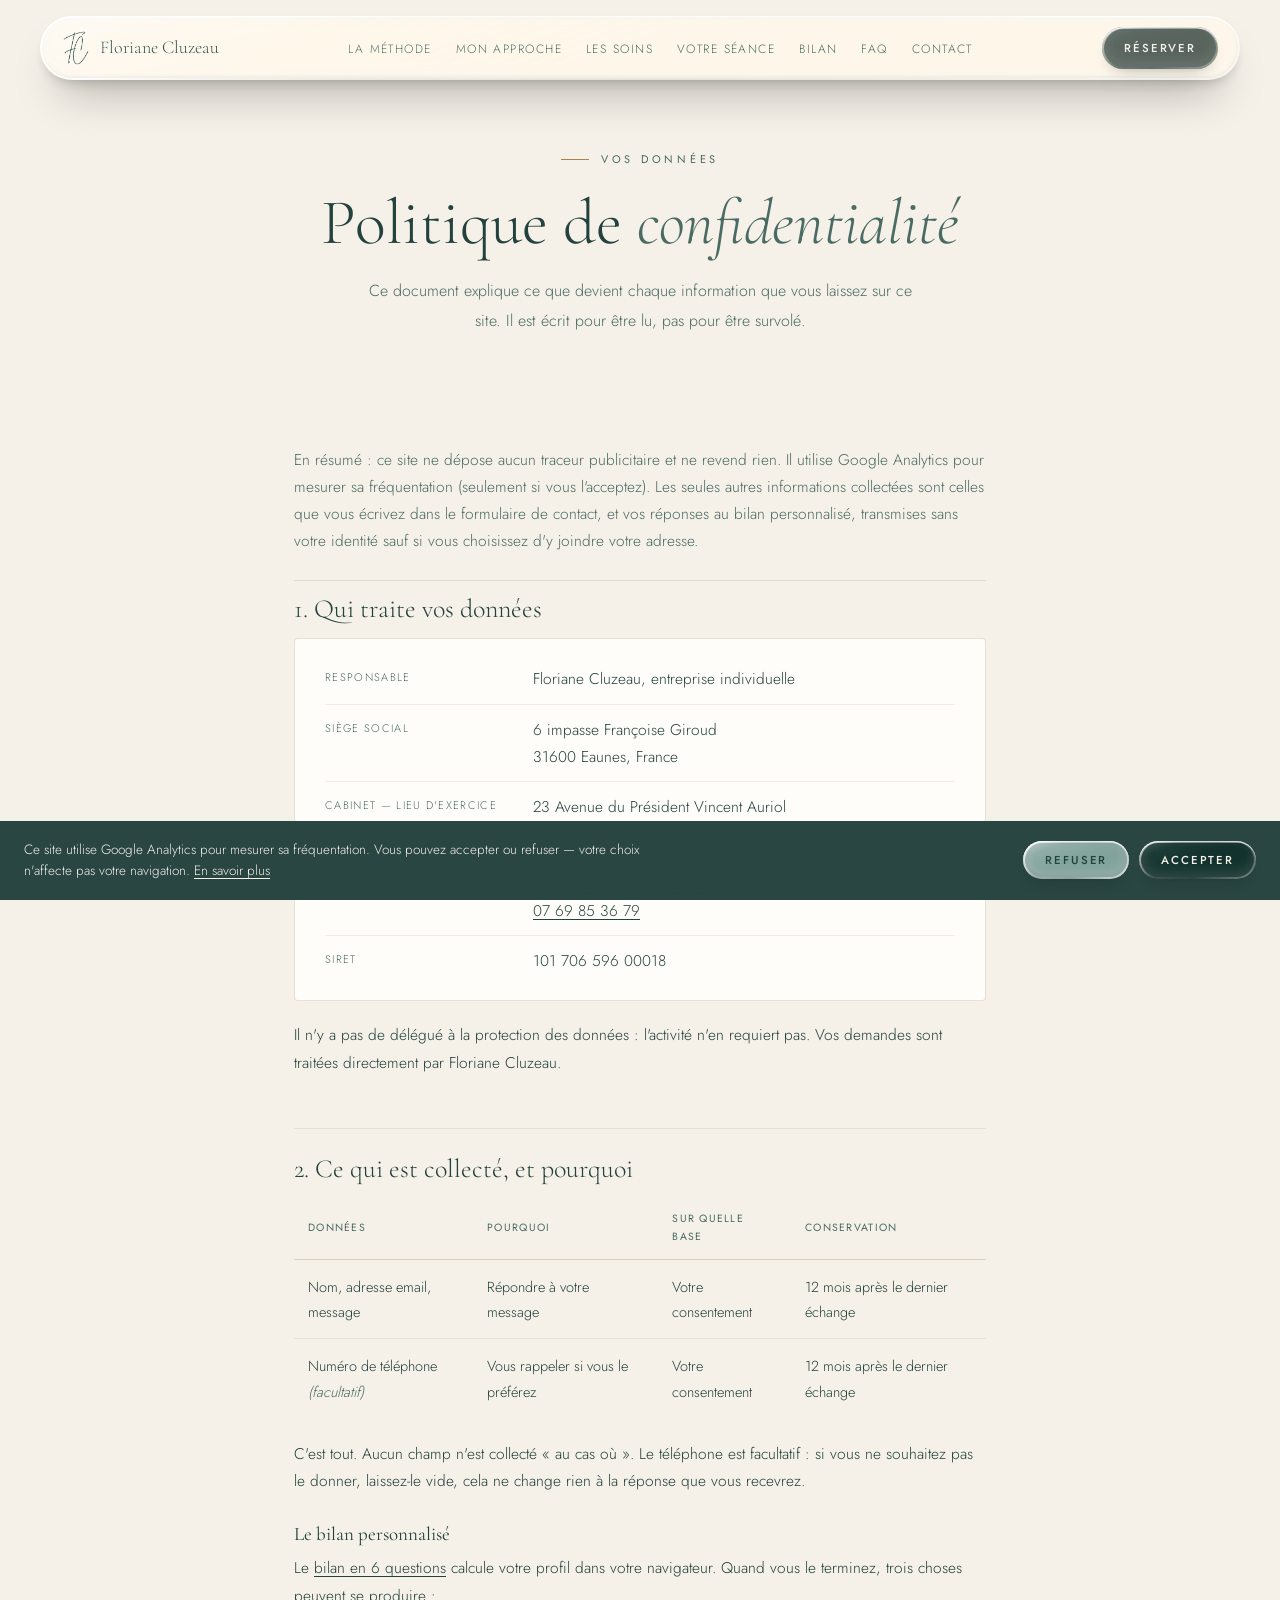
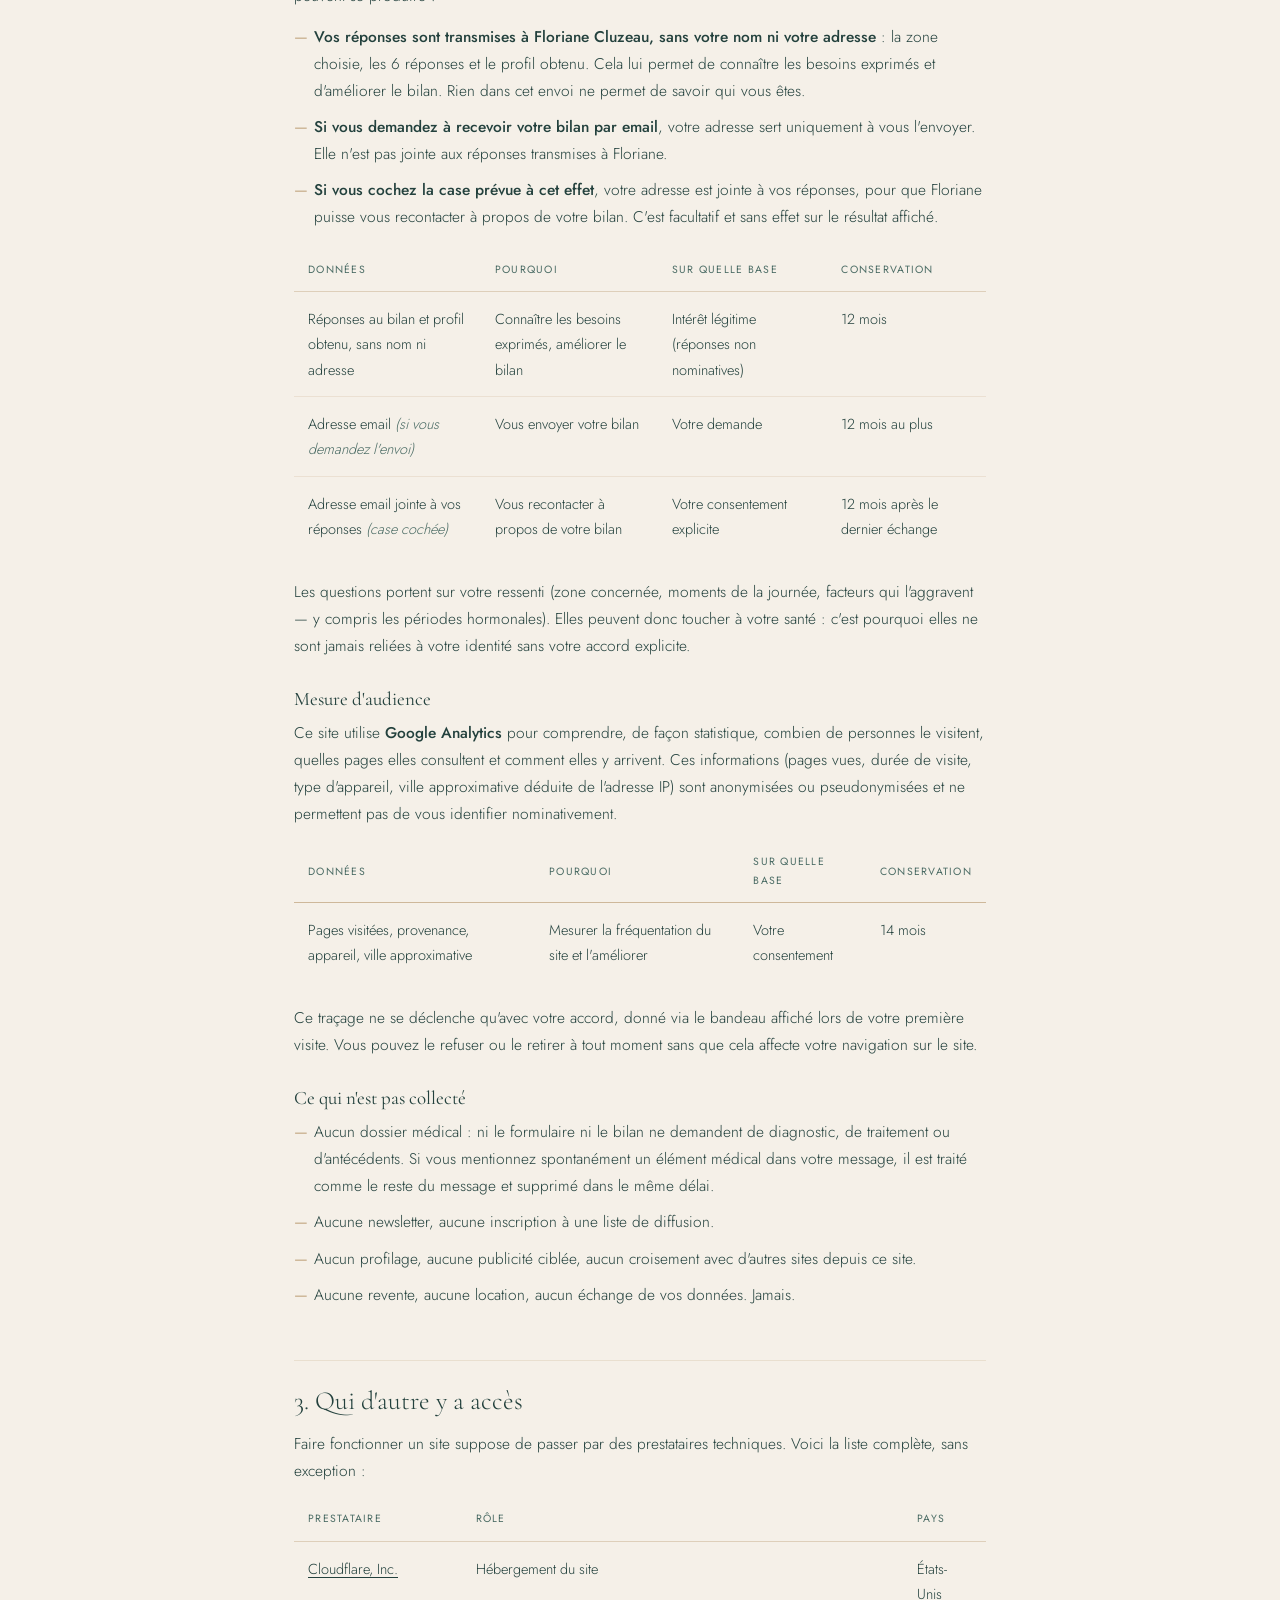
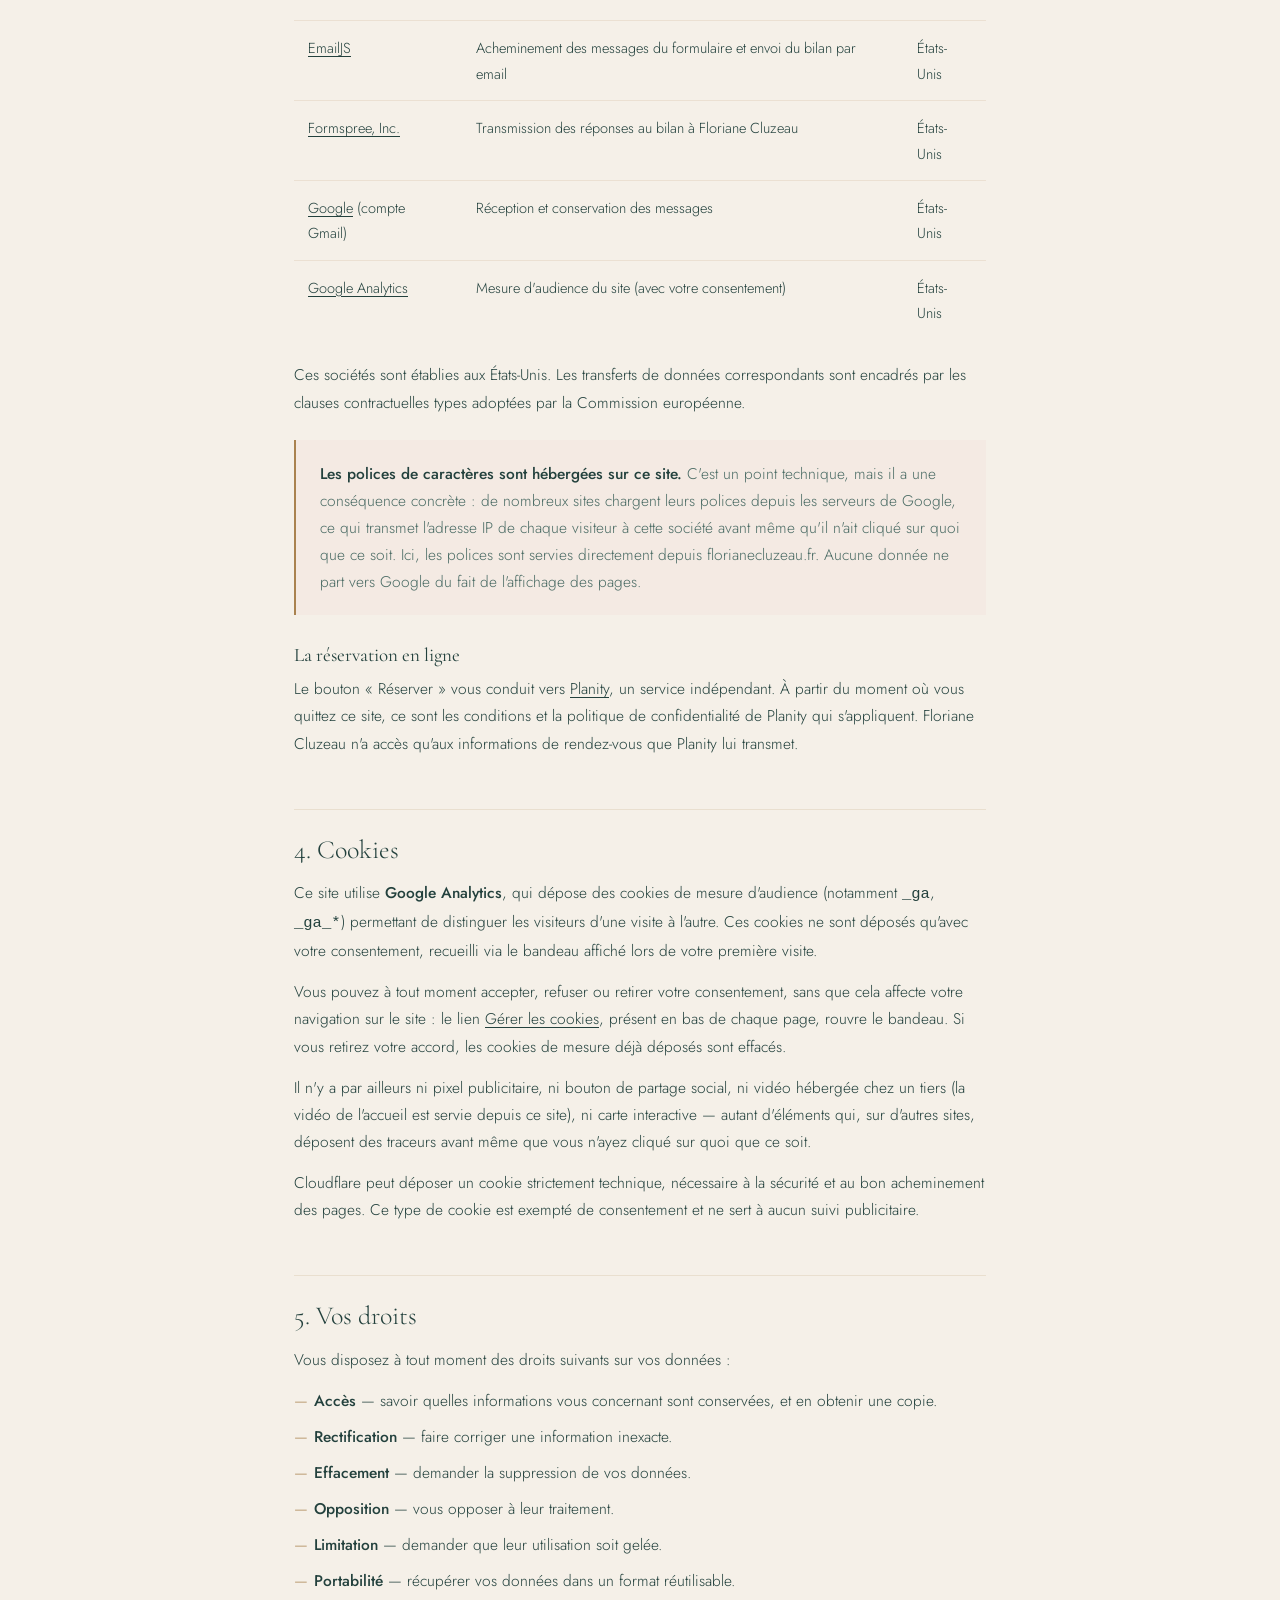
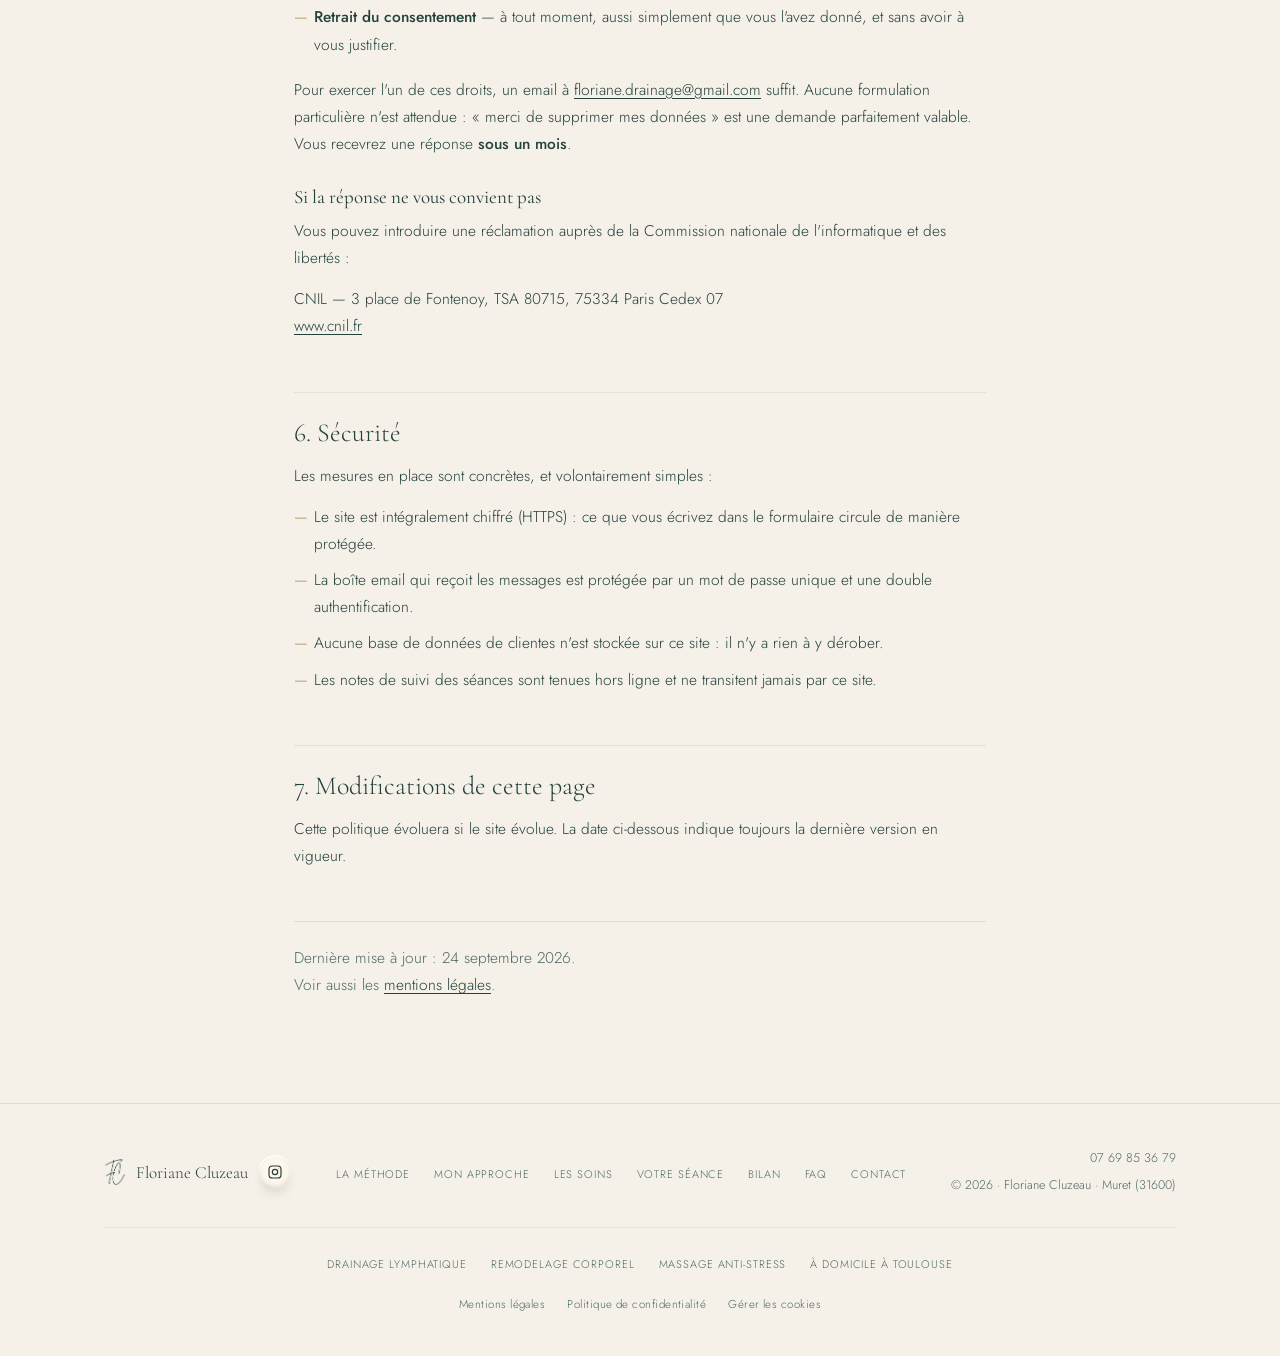
<file: politique-confidentialite.html>
<!DOCTYPE html>
<html lang="fr">
<head>
<meta charset="UTF-8">
  <script>
    window.dataLayer = window.dataLayer || [];
    function gtag(){dataLayer.push(arguments);}
    gtag('consent', 'default', { 'analytics_storage': 'denied', 'ad_storage': 'denied' });
  </script>
<meta name="viewport" content="width=device-width, initial-scale=1.0">
<title>Politique de confidentialité | Floriane Cluzeau</title>
<link rel="icon" href="/favicon.ico" sizes="32x32">
<link rel="icon" type="image/png" href="/favicon.png" sizes="192x192">
<link rel="apple-touch-icon" href="/apple-touch-icon.png">
<meta name="description" content="Comment vos données personnelles sont traitées sur florianecluzeau.fr : ce qui est collecté, pourquoi, combien de temps, et comment exercer vos droits.">
<meta name="robots" content="index, follow">
<link rel="canonical" href="https://florianecluzeau.fr/politique-confidentialite">
<meta property="og:title" content="Politique de confidentialité — Floriane Cluzeau">
<meta property="og:description" content="Comment vos données personnelles sont traitées sur ce site.">
<meta property="og:url" content="https://florianecluzeau.fr/politique-confidentialite">
<meta property="og:type" content="website">
<meta property="og:site_name" content="Floriane Cluzeau — Drainage Lymphatique Méthode Nado®">
<meta property="og:locale" content="fr_FR">
<meta property="og:image" content="https://florianecluzeau.fr/assets/img/og-floriane-cluzeau.jpg">
<meta property="og:image:width" content="1200">
<meta property="og:image:height" content="630">
<meta property="og:image:alt" content="Floriane Cluzeau, praticienne certifiée Méthode Nado®, dans son cabinet de Muret">
<meta name="twitter:card" content="summary_large_image">
<link rel="preload" as="font" type="font/woff2" href="assets/fonts/cormorant-garamond-300-normal.woff2" crossorigin>
<link rel="preload" as="font" type="font/woff2" href="assets/fonts/jost-300-normal.woff2" crossorigin>
<link rel="stylesheet" href="styles.css">
</head>
<body>
<a class="skip-link" href="#main">Aller au contenu</a>

<nav aria-label="Navigation principale">
  <div class="nav-in">
    <a href="/" class="brand" aria-label="Accueil Floriane Cluzeau">
      <img src="assets/img/monogram-v2-120.webp" alt="" class="brand-logo" width="93" height="120" aria-hidden="true">
      <span class="brand-text">Floriane Cluzeau</span>
    </a>
    <ul class="nav-links" role="list">
      <li><a href="methode">La Méthode</a></li>
      <li><a href="mon-approche">Mon approche</a></li>
      <li><a href="soins">Les Soins</a></li>
      <li><a href="seance">Votre Séance</a></li>
      <li><a href="bilan">Bilan</a></li>
      <li><a href="faq">FAQ</a></li>
      <li><a href="contact">Contact</a></li>
    </ul>
    <div class="nav-actions">
      <a href="tel:+33769853679" class="nav-tel">07 69 85 36 79</a>
      <a href="https://www.planity.com/floriane-cluzeau-31600-muret" class="btn btn-sm" target="_blank" rel="noopener">Réserver</a>
      <button class="nav-toggle" aria-expanded="false" aria-controls="mobile-menu" aria-label="Ouvrir le menu">
        <span></span><span></span><span></span>
      </button>
    </div>
  </div>
</nav>

<div id="mobile-menu" class="mobile-menu">
  <a href="methode">La Méthode</a>
  <a href="mon-approche">Mon approche</a>
  <a href="soins">Les Soins</a>
  <a href="seance">Votre Séance</a>
  <a href="bilan">Bilan</a>
  <a href="faq">FAQ</a>
  <a href="contact">Contact</a>
  <a href="tel:+33769853679" class="mobile-tel">07 69 85 36 79</a>
</div>

<header class="page-head">
  <div class="wrap-narrow">
    <span class="eyebrow reveal" style="justify-content:center">Vos données</span>
    <h1 class="reveal reveal-d1">Politique de <em>confidentialité</em></h1>
    <p class="reveal reveal-d2">Ce document explique ce que devient chaque information que vous laissez sur ce site. Il est écrit pour être lu, pas pour être survolé.</p>
  </div>
</header>

<main id="main">
<section class="legal">
  <div class="wrap-narrow">

    <p class="legal-intro">En résumé : ce site ne dépose aucun traceur publicitaire et ne revend rien. Il utilise Google Analytics pour mesurer sa fréquentation (seulement si vous l'acceptez). Les seules autres informations collectées sont celles que vous écrivez dans le formulaire de contact, et vos réponses au bilan personnalisé, transmises sans votre identité sauf si vous choisissez d'y joindre votre adresse.</p>

    <h2>1. Qui traite vos données</h2>
    <dl class="legal-id">
      <div><dt>Responsable</dt><dd>Floriane Cluzeau, entreprise individuelle</dd></div>
      <div><dt>Siège social</dt><dd>6 impasse Françoise Giroud<br>31600 Eaunes, France</dd></div>
      <div><dt>Cabinet — lieu d'exercice</dt><dd>23 Avenue du Président Vincent Auriol<br>31600 Muret, France</dd></div>
      <div><dt>Contact</dt><dd><a href="mailto:floriane.drainage@gmail.com">floriane.drainage@gmail.com</a><br><a href="tel:+33769853679">07 69 85 36 79</a></dd></div>
      <div><dt>SIRET</dt><dd>101 706 596 00018</dd></div>
    </dl>
    <p>Il n'y a pas de délégué à la protection des données : l'activité n'en requiert pas. Vos demandes sont traitées directement par Floriane Cluzeau.</p>

    <h2>2. Ce qui est collecté, et pourquoi</h2>
    <table class="legal-table">
      <thead>
        <tr><th>Données</th><th>Pourquoi</th><th>Sur quelle base</th><th>Conservation</th></tr>
      </thead>
      <tbody>
        <tr>
          <td data-l="Données">Nom, adresse email, message</td>
          <td data-l="Pourquoi">Répondre à votre message</td>
          <td data-l="Sur quelle base">Votre consentement</td>
          <td data-l="Conservation">12 mois après le dernier échange</td>
        </tr>
        <tr>
          <td data-l="Données">Numéro de téléphone <em>(facultatif)</em></td>
          <td data-l="Pourquoi">Vous rappeler si vous le préférez</td>
          <td data-l="Sur quelle base">Votre consentement</td>
          <td data-l="Conservation">12 mois après le dernier échange</td>
        </tr>
      </tbody>
    </table>
    <p>C'est tout. Aucun champ n'est collecté « au cas où ». Le téléphone est facultatif : si vous ne souhaitez pas le donner, laissez-le vide, cela ne change rien à la réponse que vous recevrez.</p>

    <h3 id="bilan">Le bilan personnalisé</h3>
    <p>Le <a href="bilan">bilan en 6 questions</a> calcule votre profil dans votre navigateur. Quand vous le terminez, trois choses peuvent se produire :</p>
    <ul>
      <li><strong>Vos réponses sont transmises à Floriane Cluzeau, sans votre nom ni votre adresse</strong> : la zone choisie, les 6 réponses et le profil obtenu. Cela lui permet de connaître les besoins exprimés et d'améliorer le bilan. Rien dans cet envoi ne permet de savoir qui vous êtes.</li>
      <li><strong>Si vous demandez à recevoir votre bilan par email</strong>, votre adresse sert uniquement à vous l'envoyer. Elle n'est pas jointe aux réponses transmises à Floriane.</li>
      <li><strong>Si vous cochez la case prévue à cet effet</strong>, votre adresse est jointe à vos réponses, pour que Floriane puisse vous recontacter à propos de votre bilan. C'est facultatif et sans effet sur le résultat affiché.</li>
    </ul>
    <table class="legal-table">
      <thead>
        <tr><th>Données</th><th>Pourquoi</th><th>Sur quelle base</th><th>Conservation</th></tr>
      </thead>
      <tbody>
        <tr>
          <td data-l="Données">Réponses au bilan et profil obtenu, sans nom ni adresse</td>
          <td data-l="Pourquoi">Connaître les besoins exprimés, améliorer le bilan</td>
          <td data-l="Sur quelle base">Intérêt légitime (réponses non nominatives)</td>
          <td data-l="Conservation">12 mois</td>
        </tr>
        <tr>
          <td data-l="Données">Adresse email <em>(si vous demandez l'envoi)</em></td>
          <td data-l="Pourquoi">Vous envoyer votre bilan</td>
          <td data-l="Sur quelle base">Votre demande</td>
          <td data-l="Conservation">12 mois au plus</td>
        </tr>
        <tr>
          <td data-l="Données">Adresse email jointe à vos réponses <em>(case cochée)</em></td>
          <td data-l="Pourquoi">Vous recontacter à propos de votre bilan</td>
          <td data-l="Sur quelle base">Votre consentement explicite</td>
          <td data-l="Conservation">12 mois après le dernier échange</td>
        </tr>
      </tbody>
    </table>
    <p>Les questions portent sur votre ressenti (zone concernée, moments de la journée, facteurs qui l'aggravent — y compris les périodes hormonales). Elles peuvent donc toucher à votre santé : c'est pourquoi elles ne sont jamais reliées à votre identité sans votre accord explicite.</p>

    <h3>Mesure d'audience</h3>
    <p>Ce site utilise <strong>Google Analytics</strong> pour comprendre, de façon statistique, combien de personnes le visitent, quelles pages elles consultent et comment elles y arrivent. Ces informations (pages vues, durée de visite, type d'appareil, ville approximative déduite de l'adresse IP) sont anonymisées ou pseudonymisées et ne permettent pas de vous identifier nominativement.</p>
    <table class="legal-table">
      <thead>
        <tr><th>Données</th><th>Pourquoi</th><th>Sur quelle base</th><th>Conservation</th></tr>
      </thead>
      <tbody>
        <tr>
          <td data-l="Données">Pages visitées, provenance, appareil, ville approximative</td>
          <td data-l="Pourquoi">Mesurer la fréquentation du site et l'améliorer</td>
          <td data-l="Sur quelle base">Votre consentement</td>
          <td data-l="Conservation">14 mois</td>
        </tr>
      </tbody>
    </table>
    <p>Ce traçage ne se déclenche qu'avec votre accord, donné via le bandeau affiché lors de votre première visite. Vous pouvez le refuser ou le retirer à tout moment sans que cela affecte votre navigation sur le site.</p>

    <h3>Ce qui n'est pas collecté</h3>
    <ul>
      <li>Aucun dossier médical : ni le formulaire ni le bilan ne demandent de diagnostic, de traitement ou d'antécédents. Si vous mentionnez spontanément un élément médical dans votre message, il est traité comme le reste du message et supprimé dans le même délai.</li>
      <li>Aucune newsletter, aucune inscription à une liste de diffusion.</li>
      <li>Aucun profilage, aucune publicité ciblée, aucun croisement avec d'autres sites depuis ce site.</li>
      <li>Aucune revente, aucune location, aucun échange de vos données. Jamais.</li>
    </ul>

    <h2>3. Qui d'autre y a accès</h2>
    <p>Faire fonctionner un site suppose de passer par des prestataires techniques. Voici la liste complète, sans exception :</p>
    <table class="legal-table">
      <thead>
        <tr><th>Prestataire</th><th>Rôle</th><th>Pays</th></tr>
      </thead>
      <tbody>
        <tr>
          <td data-l="Prestataire"><a href="https://www.cloudflare.com/privacypolicy/" target="_blank" rel="noopener">Cloudflare, Inc.</a></td>
          <td data-l="Rôle">Hébergement du site</td>
          <td data-l="Pays">États-Unis</td>
        </tr>
        <tr>
          <td data-l="Prestataire"><a href="https://www.emailjs.com/legal/privacy-policy/" target="_blank" rel="noopener">EmailJS</a></td>
          <td data-l="Rôle">Acheminement des messages du formulaire et envoi du bilan par email</td>
          <td data-l="Pays">États-Unis</td>
        </tr>
        <tr>
          <td data-l="Prestataire"><a href="https://formspree.io/legal/privacy-policy/" target="_blank" rel="noopener">Formspree, Inc.</a></td>
          <td data-l="Rôle">Transmission des réponses au bilan à Floriane Cluzeau</td>
          <td data-l="Pays">États-Unis</td>
        </tr>
        <tr>
          <td data-l="Prestataire"><a href="https://policies.google.com/privacy" target="_blank" rel="noopener">Google</a> (compte Gmail)</td>
          <td data-l="Rôle">Réception et conservation des messages</td>
          <td data-l="Pays">États-Unis</td>
        </tr>
        <tr>
          <td data-l="Prestataire"><a href="https://policies.google.com/privacy" target="_blank" rel="noopener">Google Analytics</a></td>
          <td data-l="Rôle">Mesure d'audience du site (avec votre consentement)</td>
          <td data-l="Pays">États-Unis</td>
        </tr>
      </tbody>
    </table>
    <p>Ces sociétés sont établies aux États-Unis. Les transferts de données correspondants sont encadrés par les clauses contractuelles types adoptées par la Commission européenne.</p>
    <div class="legal-note">
      <p><strong>Les polices de caractères sont hébergées sur ce site.</strong> C'est un point technique, mais il a une conséquence concrète : de nombreux sites chargent leurs polices depuis les serveurs de Google, ce qui transmet l'adresse IP de chaque visiteur à cette société avant même qu'il n'ait cliqué sur quoi que ce soit. Ici, les polices sont servies directement depuis florianecluzeau.fr. Aucune donnée ne part vers Google du fait de l'affichage des pages.</p>
    </div>

    <h3>La réservation en ligne</h3>
    <p>Le bouton « Réserver » vous conduit vers <a href="https://www.planity.com/floriane-cluzeau-31600-muret" target="_blank" rel="noopener">Planity</a>, un service indépendant. À partir du moment où vous quittez ce site, ce sont les conditions et la politique de confidentialité de Planity qui s'appliquent. Floriane Cluzeau n'a accès qu'aux informations de rendez-vous que Planity lui transmet.</p>

    <h2>4. Cookies</h2>
    <p>Ce site utilise <strong>Google Analytics</strong>, qui dépose des cookies de mesure d'audience (notamment <code>_ga</code>, <code>_ga_*</code>) permettant de distinguer les visiteurs d'une visite à l'autre. Ces cookies ne sont déposés qu'avec votre consentement, recueilli via le bandeau affiché lors de votre première visite.</p>
    <p>Vous pouvez à tout moment accepter, refuser ou retirer votre consentement, sans que cela affecte votre navigation sur le site : le lien <button type="button" class="lien-texte" data-cookies>Gérer les cookies</button>, présent en bas de chaque page, rouvre le bandeau. Si vous retirez votre accord, les cookies de mesure déjà déposés sont effacés.</p>
    <p>Il n'y a par ailleurs ni pixel publicitaire, ni bouton de partage social, ni vidéo hébergée chez un tiers (la vidéo de l'accueil est servie depuis ce site), ni carte interactive — autant d'éléments qui, sur d'autres sites, déposent des traceurs avant même que vous n'ayez cliqué sur quoi que ce soit.</p>
    <p>Cloudflare peut déposer un cookie strictement technique, nécessaire à la sécurité et au bon acheminement des pages. Ce type de cookie est exempté de consentement et ne sert à aucun suivi publicitaire.</p>

    <h2>5. Vos droits</h2>
    <p>Vous disposez à tout moment des droits suivants sur vos données :</p>
    <ul>
      <li><strong>Accès</strong> — savoir quelles informations vous concernant sont conservées, et en obtenir une copie.</li>
      <li><strong>Rectification</strong> — faire corriger une information inexacte.</li>
      <li><strong>Effacement</strong> — demander la suppression de vos données.</li>
      <li><strong>Opposition</strong> — vous opposer à leur traitement.</li>
      <li><strong>Limitation</strong> — demander que leur utilisation soit gelée.</li>
      <li><strong>Portabilité</strong> — récupérer vos données dans un format réutilisable.</li>
      <li><strong>Retrait du consentement</strong> — à tout moment, aussi simplement que vous l'avez donné, et sans avoir à vous justifier.</li>
    </ul>
    <p>Pour exercer l'un de ces droits, un email à <a href="mailto:floriane.drainage@gmail.com">floriane.drainage@gmail.com</a> suffit. Aucune formulation particulière n'est attendue : « merci de supprimer mes données » est une demande parfaitement valable. Vous recevrez une réponse <strong>sous un mois</strong>.</p>

    <h3>Si la réponse ne vous convient pas</h3>
    <p>Vous pouvez introduire une réclamation auprès de la Commission nationale de l'informatique et des libertés :</p>
    <p>CNIL — 3 place de Fontenoy, TSA 80715, 75334 Paris Cedex 07<br><a href="https://www.cnil.fr" target="_blank" rel="noopener">www.cnil.fr</a></p>

    <h2>6. Sécurité</h2>
    <p>Les mesures en place sont concrètes, et volontairement simples :</p>
    <ul>
      <li>Le site est intégralement chiffré (HTTPS) : ce que vous écrivez dans le formulaire circule de manière protégée.</li>
      <li>La boîte email qui reçoit les messages est protégée par un mot de passe unique et une double authentification.</li>
      <li>Aucune base de données de clientes n'est stockée sur ce site : il n'y a rien à y dérober.</li>
      <li>Les notes de suivi des séances sont tenues hors ligne et ne transitent jamais par ce site.</li>
    </ul>

    <h2>7. Modifications de cette page</h2>
    <p>Cette politique évoluera si le site évolue. La date ci-dessous indique toujours la dernière version en vigueur.</p>

    <p class="legal-maj">Dernière mise à jour : 24 septembre 2026.<br>
    Voir aussi les <a href="mentions-legales">mentions légales</a>.</p>

  </div>
</section>
</main>

<footer>
  <div class="wrap footer-in">
    <div class="footer-brand">
      <img src="assets/img/monogram-v2-120.webp" width="93" height="120" alt="" aria-hidden="true">
      <span>Floriane Cluzeau</span>
      <a href="https://www.instagram.com/floriane.drainage/" class="social-icon" target="_blank" rel="noopener" aria-label="Floriane Cluzeau sur Instagram">
        <svg viewBox="0 0 24 24" fill="none" stroke="currentColor" stroke-width="1.8" stroke-linecap="round" stroke-linejoin="round" aria-hidden="true">
          <rect x="3" y="3" width="18" height="18" rx="5"/>
          <circle cx="12" cy="12" r="4"/>
          <circle cx="17.2" cy="6.8" r=".6" fill="currentColor" stroke="none"/>
        </svg>
      </a>
    </div>
    <ul class="footer-links" role="list">
      <li><a href="methode">La Méthode</a></li>
      <li><a href="mon-approche">Mon approche</a></li>
      <li><a href="soins">Les Soins</a></li>
      <li><a href="seance">Votre Séance</a></li>
      <li><a href="bilan">Bilan</a></li>
      <li><a href="faq">FAQ</a></li>
      <li><a href="contact">Contact</a></li>
    </ul>
    <div class="footer-meta">
      <a href="tel:+33769853679">07 69 85 36 79</a>
      <span>© 2026 · Floriane Cluzeau · Muret (31600)</span>
    </div>
  </div>
  <div class="wrap">
    <ul class="footer-soins" role="list" aria-label="Nos soins">
      <li><a href="drainage-lymphatique">Drainage lymphatique</a></li>
      <li><a href="remodelage-corporel">Remodelage corporel</a></li>
      <li><a href="massage-anti-stress">Massage anti-stress</a></li>
      <li><a href="domicile-toulouse">À domicile à Toulouse</a></li>
    </ul>
    <div class="footer-legal">
      <a href="mentions-legales">Mentions légales</a>
      <a href="politique-confidentialite" aria-current="page">Politique de confidentialité</a>
      <button type="button" data-cookies>Gérer les cookies</button>
    </div>
  </div>
</footer>

<div class="sticky-cta" role="region" aria-label="Actions rapides">
  <a href="tel:+33769853679" class="btn ghost">Appeler</a>
  <a href="https://www.planity.com/floriane-cluzeau-31600-muret" class="btn" target="_blank" rel="noopener">Réserver</a>
</div>

  <script src="app.js"></script>
</body>
</html>
</file>
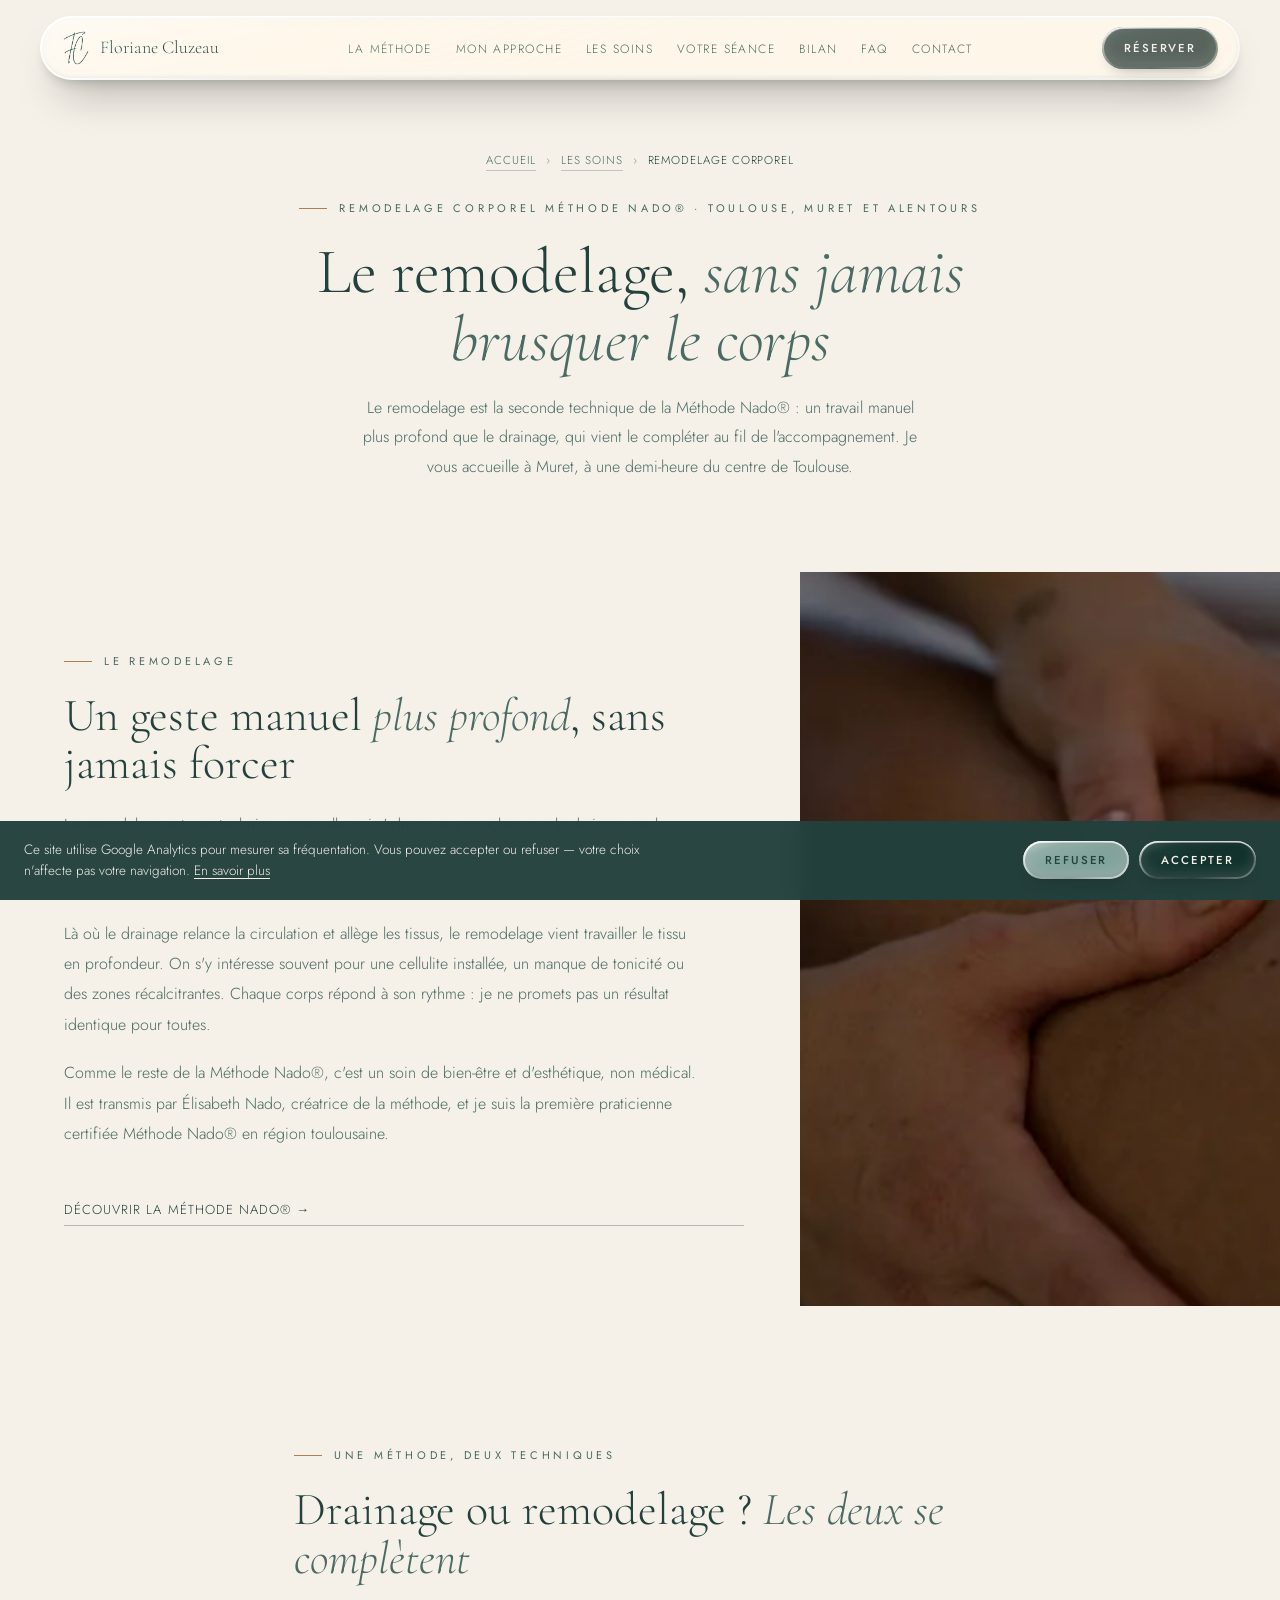
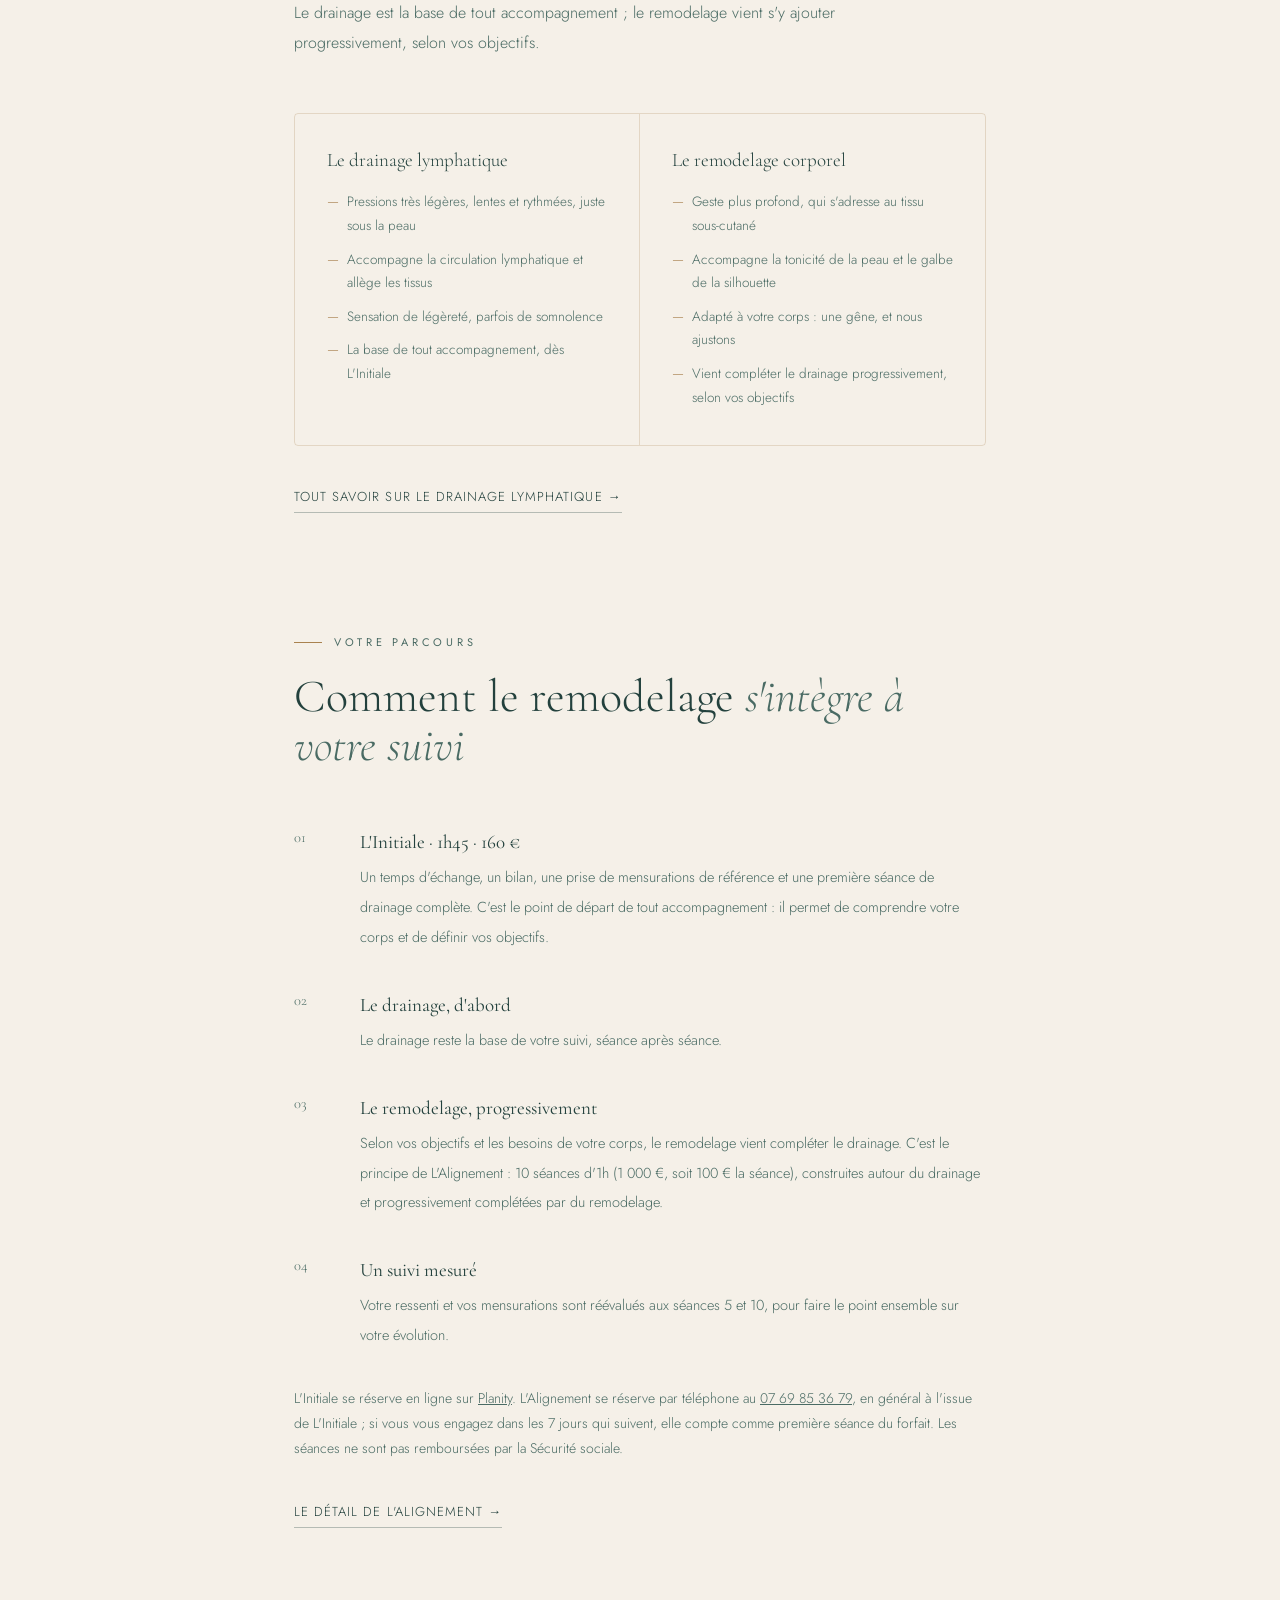
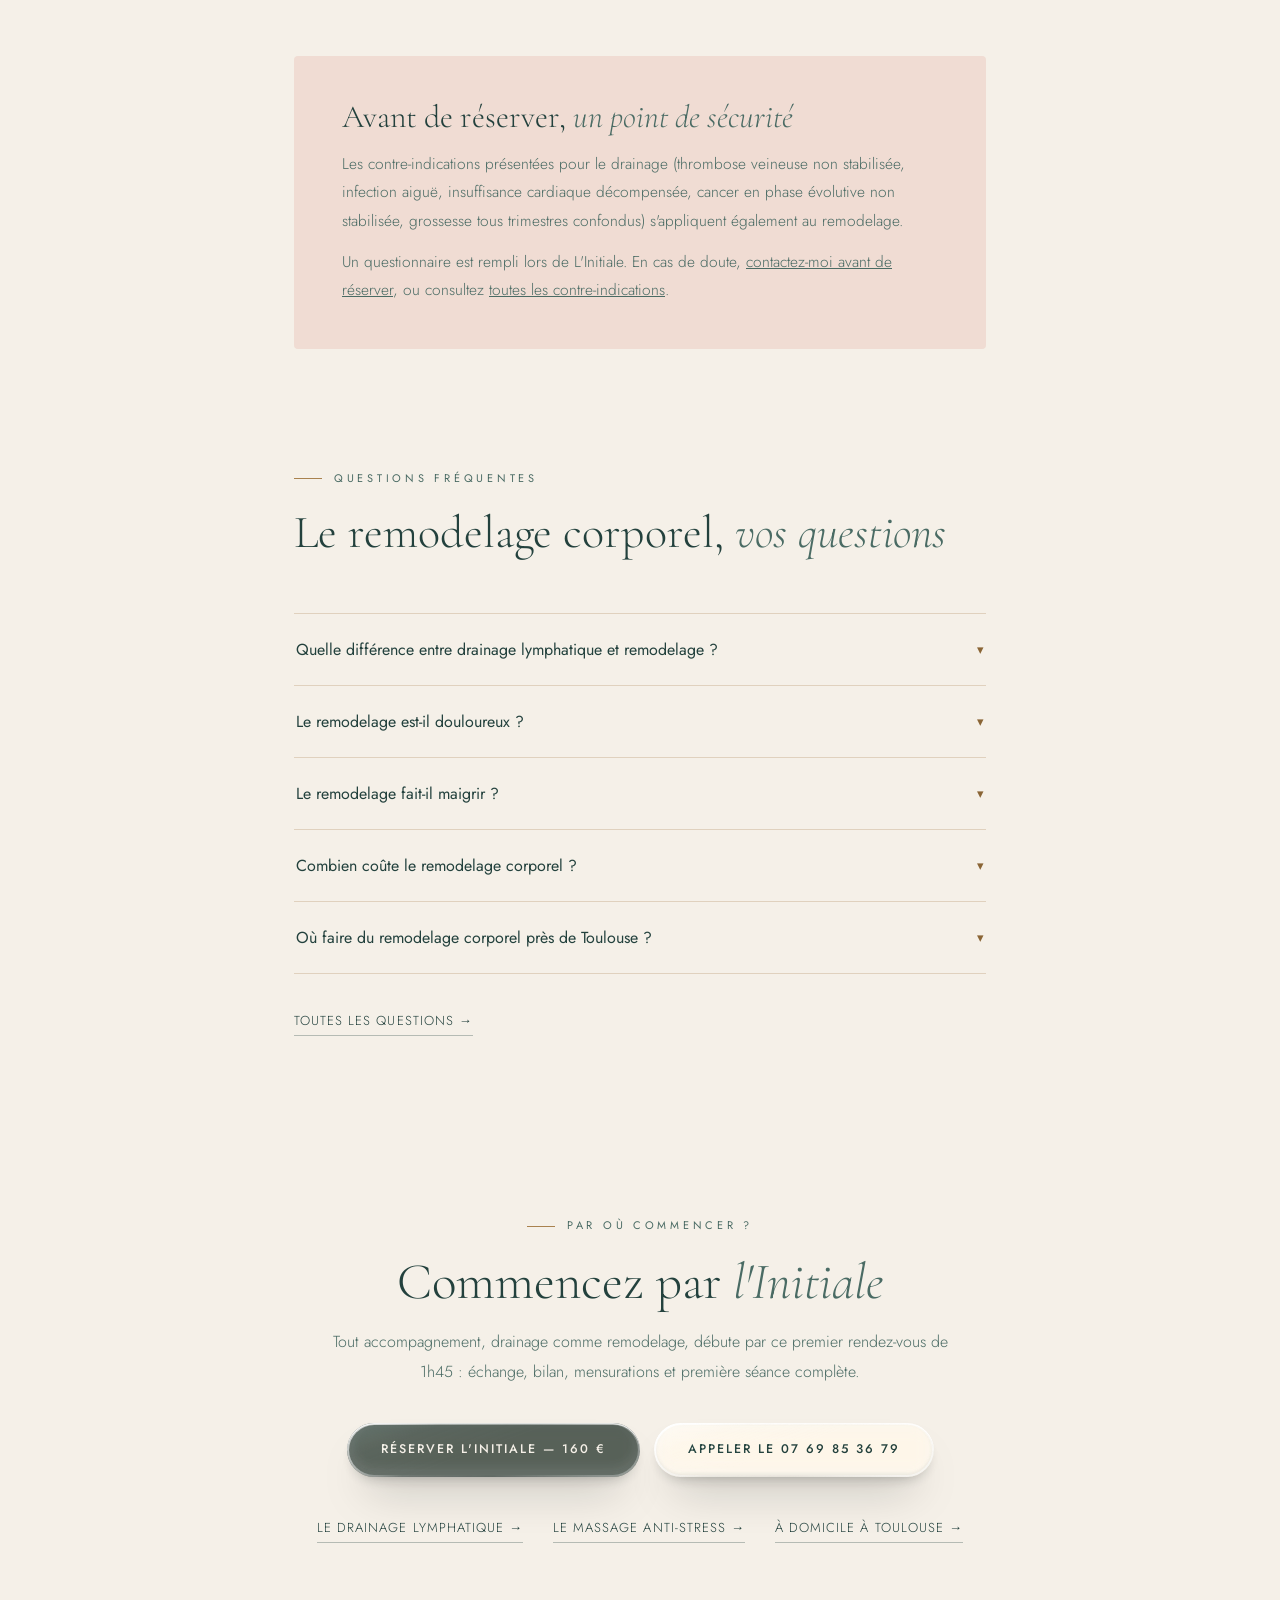
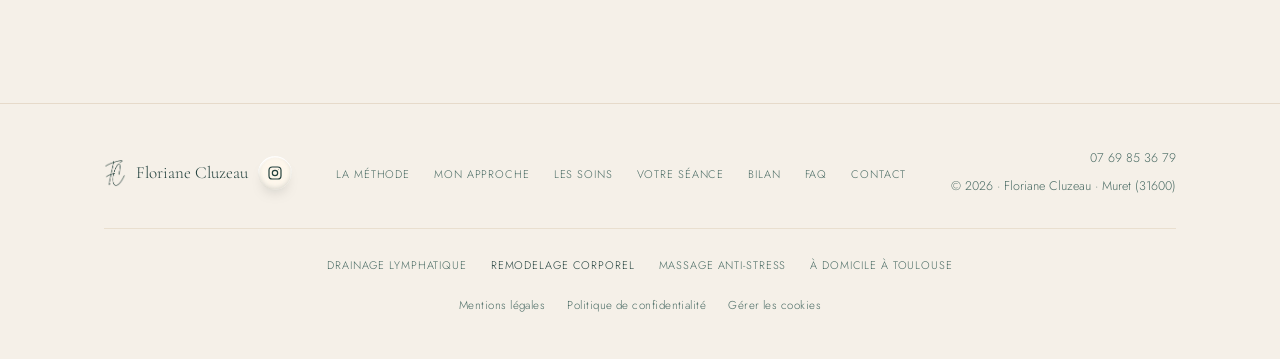
<file: remodelage-corporel.html>
<!DOCTYPE html>
<html lang="fr">
<head>
<meta charset="UTF-8">
  <script>
    window.dataLayer = window.dataLayer || [];
    function gtag(){dataLayer.push(arguments);}
    gtag('consent', 'default', { 'analytics_storage': 'denied', 'ad_storage': 'denied' });
  </script>
<meta name="viewport" content="width=device-width, initial-scale=1.0">
<title>Remodelage corporel manuel près de Toulouse – Méthode Nado®</title>
<link rel="icon" href="/favicon.ico" sizes="32x32">
<link rel="icon" type="image/png" href="/favicon.png" sizes="192x192">
<link rel="apple-touch-icon" href="/apple-touch-icon.png">
<meta name="description" content="Remodelage corporel manuel Méthode Nado® au cabinet de Muret, à une demi-heure de Toulouse : un geste plus profond qui complète le drainage lymphatique.">
<meta name="robots" content="index, follow">
<link rel="canonical" href="https://florianecluzeau.fr/remodelage-corporel">
<meta property="og:title" content="Remodelage corporel manuel près de Toulouse – Méthode Nado®">
<meta property="og:description" content="Remodelage corporel manuel Méthode Nado® : un geste plus profond qui complète le drainage lymphatique. Cabinet de Muret, près de Toulouse.">
<meta property="og:url" content="https://florianecluzeau.fr/remodelage-corporel">
<meta property="og:type" content="website">
<meta property="og:site_name" content="Floriane Cluzeau — Drainage Lymphatique Méthode Nado®">
<meta property="og:locale" content="fr_FR">
<meta property="og:image" content="https://florianecluzeau.fr/assets/img/og-floriane-cluzeau.jpg">
<meta property="og:image:width" content="1200">
<meta property="og:image:height" content="630">
<meta property="og:image:alt" content="Floriane Cluzeau, praticienne certifiée Méthode Nado®, dans son cabinet de Muret">
<meta name="twitter:card" content="summary_large_image">
<link rel="preload" as="font" type="font/woff2" href="assets/fonts/cormorant-garamond-300-normal.woff2" crossorigin>
<link rel="preload" as="font" type="font/woff2" href="assets/fonts/jost-300-normal.woff2" crossorigin>
<link rel="stylesheet" href="styles.css">
<!-- Le service et le fil d'Ariane. Le remodelage n'a pas de tarif propre : il s'inscrit dans
     L'Alignement (prix identique à /soins : à mettre à jour ensemble). -->
<script type="application/ld+json">
{
  "@context": "https://schema.org",
  "@graph": [
    {
      "@type": "Service",
      "@id": "https://florianecluzeau.fr/remodelage-corporel#service",
      "name": "Remodelage corporel Méthode Nado®",
      "serviceType": "Remodelage corporel manuel (bien-être et esthétique)",
      "description": "Remodelage corporel manuel selon la Méthode Nado®, geste plus profond qui complète le drainage lymphatique au sein d'un accompagnement, au cabinet de Muret. Activité de bien-être et d'esthétique, non médicale.",
      "url": "https://florianecluzeau.fr/remodelage-corporel",
      "provider": {
        "@type": "HealthAndBeautyBusiness",
        "@id": "https://florianecluzeau.fr/#cabinet",
        "name": "Floriane Cluzeau — Drainage Lymphatique Méthode Nado®",
        "url": "https://florianecluzeau.fr/",
        "telephone": "+33769853679",
        "address": {
          "@type": "PostalAddress",
          "streetAddress": "23 Avenue du Président Vincent Auriol",
          "addressLocality": "Muret",
          "postalCode": "31600",
          "addressRegion": "Haute-Garonne",
          "addressCountry": "FR"
        }
      },
      "areaServed": [
        { "@type": "City", "name": "Toulouse" },
        { "@type": "City", "name": "Muret" },
        { "@type": "City", "name": "Portet-sur-Garonne" },
        { "@type": "City", "name": "Cugnaux" },
        { "@type": "City", "name": "Seysses" },
        { "@type": "City", "name": "Roques" },
        { "@type": "City", "name": "Labarthe-sur-Lèze" }
      ],
      "offers": {
        "@type": "Offer",
        "name": "L'Alignement — 10 séances de drainage lymphatique, progressivement complétées par du remodelage",
        "url": "https://florianecluzeau.fr/soins#dix-seances",
        "price": "1000",
        "priceCurrency": "EUR"
      }
    },
    {
      "@type": "BreadcrumbList",
      "itemListElement": [
        { "@type": "ListItem", "position": 1, "name": "Accueil", "item": "https://florianecluzeau.fr/" },
        { "@type": "ListItem", "position": 2, "name": "Les soins", "item": "https://florianecluzeau.fr/soins" },
        { "@type": "ListItem", "position": 3, "name": "Remodelage corporel" }
      ]
    }
  ]
}
</script>
</head>
<body>
<a class="skip-link" href="#main">Aller au contenu</a>

<nav aria-label="Navigation principale">
  <div class="nav-in">
    <a href="/" class="brand" aria-label="Accueil Floriane Cluzeau">
      <img src="assets/img/monogram-v2-120.webp" alt="" class="brand-logo" width="93" height="120" aria-hidden="true">
      <span class="brand-text">Floriane Cluzeau</span>
    </a>
    <ul class="nav-links" role="list">
      <li><a href="methode">La Méthode</a></li>
      <li><a href="mon-approche">Mon approche</a></li>
      <li><a href="soins">Les Soins</a></li>
      <li><a href="seance">Votre Séance</a></li>
      <li><a href="bilan">Bilan</a></li>
      <li><a href="faq">FAQ</a></li>
      <li><a href="contact">Contact</a></li>
    </ul>
    <div class="nav-actions">
      <a href="tel:+33769853679" class="nav-tel">07 69 85 36 79</a>
      <a href="https://www.planity.com/floriane-cluzeau-31600-muret" class="btn btn-sm" target="_blank" rel="noopener">Réserver</a>
      <button class="nav-toggle" aria-expanded="false" aria-controls="mobile-menu" aria-label="Ouvrir le menu">
        <span></span><span></span><span></span>
      </button>
    </div>
  </div>
</nav>

<div id="mobile-menu" class="mobile-menu">
  <a href="methode">La Méthode</a>
  <a href="mon-approche">Mon approche</a>
  <a href="soins">Les Soins</a>
  <a href="seance">Votre Séance</a>
  <a href="bilan">Bilan</a>
  <a href="faq">FAQ</a>
  <a href="contact">Contact</a>
  <a href="tel:+33769853679" class="mobile-tel">07 69 85 36 79</a>
</div>

<header class="page-head">
  <!-- Haut de page sans animation d'apparition (pas de .reveal) : c'est ce que Google chronomètre (LCP). -->
  <div class="wrap-narrow">
    <div class="fil" role="navigation" aria-label="Fil d'Ariane">
      <a href="/">Accueil</a><span aria-hidden="true">›</span><a href="soins">Les soins</a><span aria-hidden="true">›</span><span aria-current="page">Remodelage corporel</span>
    </div>
    <h1 class="eyebrow" style="justify-content:center">Remodelage corporel Méthode Nado® · Toulouse, Muret et alentours</h1>
    <p class="page-titre">Le remodelage, <em>sans jamais brusquer le corps</em></p>
    <p>Le remodelage est la seconde technique de la Méthode Nado® : un travail manuel plus profond que le drainage, qui vient le compléter au fil de l'accompagnement. Je vous accueille à Muret, à une demi-heure du centre de Toulouse.</p>
  </div>
</header>

<main id="main">

<section class="bleed bleed-approche" id="le-soin">
  <div class="bleed-content">
    <span class="eyebrow reveal">Le remodelage</span>
    <h2 class="reveal">Un geste manuel <em>plus profond</em>, sans jamais forcer</h2>
    <p class="reveal">Le remodelage est une technique manuelle qui s'adresse aux couches que le drainage seul n'atteint pas : le tissu sous-cutané. Il accompagne la tonicité de la peau et le galbe de la silhouette.</p>
    <p class="reveal">Là où le drainage relance la circulation et allège les tissus, le remodelage vient travailler le tissu en profondeur. On s'y intéresse souvent pour une cellulite installée, un manque de tonicité ou des zones récalcitrantes. Chaque corps répond à son rythme : je ne promets pas un résultat identique pour toutes.</p>
    <p class="reveal">Comme le reste de la Méthode Nado®, c'est un soin de bien-être et d'esthétique, non médical. Il est transmis par Élisabeth Nado, créatrice de la méthode, et je suis la première praticienne certifiée Méthode Nado® en région toulousaine.</p>
    <a href="methode" class="text-link reveal">Découvrir la Méthode Nado® →</a>
  </div>
  <div class="bleed-media reveal-img">
    <img
      src="assets/img/remodelage-960.webp"
      srcset="assets/img/remodelage-480.webp 480w, assets/img/remodelage-720.webp 720w, assets/img/remodelage-960.webp 960w, assets/img/remodelage-1200.webp 1200w"
      sizes="(max-width: 900px) 100vw, 40vw"
      width="1200" height="800"
      alt="Mains travaillant la cuisse lors d'un remodelage corporel manuel Méthode Nado®"
      loading="lazy">
  </div>
</section>

<section class="soins" id="drainage-ou-remodelage">
  <div class="wrap-narrow">
    <div class="soins-head">
      <span class="eyebrow reveal">Une méthode, deux techniques</span>
      <h2 class="reveal">Drainage ou remodelage ? <em>Les deux se complètent</em></h2>
      <p class="reveal">Le drainage est la base de tout accompagnement ; le remodelage vient s'y ajouter progressivement, selon vos objectifs.</p>
    </div>
    <div class="compare-grid reveal">
      <div class="compare-col">
        <h3>Le drainage lymphatique</h3>
        <ul class="facts" style="margin-top:0">
          <li>Pressions très légères, lentes et rythmées, juste sous la peau</li>
          <li>Accompagne la circulation lymphatique et allège les tissus</li>
          <li>Sensation de légèreté, parfois de somnolence</li>
          <li>La base de tout accompagnement, dès L'Initiale</li>
        </ul>
      </div>
      <div class="compare-col">
        <h3>Le remodelage corporel</h3>
        <ul class="facts" style="margin-top:0">
          <li>Geste plus profond, qui s'adresse au tissu sous-cutané</li>
          <li>Accompagne la tonicité de la peau et le galbe de la silhouette</li>
          <li>Adapté à votre corps : une gêne, et nous ajustons</li>
          <li>Vient compléter le drainage progressivement, selon vos objectifs</li>
        </ul>
      </div>
    </div>
    <div class="liens-soins reveal">
      <a href="drainage-lymphatique" class="text-link">Tout savoir sur le drainage lymphatique →</a>
    </div>
  </div>
</section>

<section class="soins" id="parcours" style="padding-top:0">
  <div class="wrap-narrow">
    <div class="soins-head">
      <span class="eyebrow reveal">Votre parcours</span>
      <h2 class="reveal">Comment le remodelage <em>s'intègre à votre suivi</em></h2>
    </div>
    <ol class="steps" style="margin-top:8px;gap:36px">
      <li class="reveal">
        <span class="step-num" aria-hidden="true">01</span>
        <div><strong>L'Initiale · 1h45 · 160 €</strong><span>Un temps d'échange, un bilan, une prise de mensurations de référence et une première séance de drainage complète. C'est le point de départ de tout accompagnement : il permet de comprendre votre corps et de définir vos objectifs.</span></div>
      </li>
      <li class="reveal reveal-d1">
        <span class="step-num" aria-hidden="true">02</span>
        <div><strong>Le drainage, d'abord</strong><span>Le drainage reste la base de votre suivi, séance après séance.</span></div>
      </li>
      <li class="reveal reveal-d2">
        <span class="step-num" aria-hidden="true">03</span>
        <div><strong>Le remodelage, progressivement</strong><span>Selon vos objectifs et les besoins de votre corps, le remodelage vient compléter le drainage. C'est le principe de L'Alignement : 10 séances d'1h (1 000 €, soit 100 € la séance), construites autour du drainage et progressivement complétées par du remodelage.</span></div>
      </li>
      <li class="reveal reveal-d2">
        <span class="step-num" aria-hidden="true">04</span>
        <div><strong>Un suivi mesuré</strong><span>Votre ressenti et vos mensurations sont réévalués aux séances 5 et 10, pour faire le point ensemble sur votre évolution.</span></div>
      </li>
    </ol>
    <p class="reveal" style="font-size:14px;color:var(--encre-2);line-height:1.8;margin-top:36px">L'Initiale se réserve en ligne sur <a href="https://www.planity.com/floriane-cluzeau-31600-muret" target="_blank" rel="noopener">Planity</a>. L'Alignement se réserve par téléphone au <a href="tel:+33769853679">07 69 85 36 79</a>, en général à l'issue de L'Initiale ; si vous vous engagez dans les 7 jours qui suivent, elle compte comme première séance du forfait. Les séances ne sont pas remboursées par la Sécurité sociale.</p>
    <div class="liens-soins reveal">
      <a href="soins#dix-seances" class="text-link">Le détail de L'Alignement →</a>
    </div>
  </div>
</section>

<section class="soins" id="securite" style="padding-top:0">
  <div class="wrap-narrow">
    <div class="callout reveal">
      <h3>Avant de réserver, <em>un point de sécurité</em></h3>
      <p>Les contre-indications présentées pour le drainage (thrombose veineuse non stabilisée, infection aiguë, insuffisance cardiaque décompensée, cancer en phase évolutive non stabilisée, grossesse tous trimestres confondus) s'appliquent également au remodelage.</p>
      <p>Un questionnaire est rempli lors de L'Initiale. En cas de doute, <a href="mailto:floriane.drainage@gmail.com">contactez-moi avant de réserver</a>, ou consultez <a href="soins#contre-indications">toutes les contre-indications</a>.</p>
    </div>
  </div>
</section>

<section class="soins" id="questions" style="padding-top:0">
  <div class="wrap-narrow">
    <div class="soins-head">
      <span class="eyebrow reveal">Questions fréquentes</span>
      <h2 class="reveal">Le remodelage corporel, <em>vos questions</em></h2>
    </div>
    <div class="faq-list reveal">
      <div class="faq-item">
        <button class="faq-question" aria-expanded="false">Quelle différence entre drainage lymphatique et remodelage ?<span class="faq-chevron" aria-hidden="true">▾</span></button>
        <div class="faq-reponse" role="region"><div class="faq-reponse-inner">
          <p>Le drainage utilise des pressions très légères, juste sous la peau, pour accompagner la circulation de la lymphe et alléger les tissus. Le remodelage est un geste plus profond, qui s'adresse au tissu sous-cutané pour accompagner la tonicité de la peau et le galbe. Dans la Méthode Nado®, les deux se combinent souvent au sein d'un même accompagnement.</p>
        </div></div>
      </div>
      <div class="faq-item">
        <button class="faq-question" aria-expanded="false">Le remodelage est-il douloureux ?<span class="faq-chevron" aria-hidden="true">▾</span></button>
        <div class="faq-reponse" role="region"><div class="faq-reponse-inner">
          <p>Le geste est plus profond que celui du drainage, mais la Méthode Nado® repose sur un principe : on ne doit plus souffrir pour être bien dans son corps. Si une sensation vous gêne pendant la séance, dites-le-moi : nous ajustons.</p>
        </div></div>
      </div>
      <div class="faq-item">
        <button class="faq-question" aria-expanded="false">Le remodelage fait-il maigrir ?<span class="faq-chevron" aria-hidden="true">▾</span></button>
        <div class="faq-reponse" role="region"><div class="faq-reponse-inner">
          <p>Je préfère être honnête : je ne promets pas de perte de poids. Le remodelage accompagne le galbe de la silhouette et la tonicité de la peau ; il ne remplace ni une alimentation équilibrée, ni une activité physique.</p>
        </div></div>
      </div>
      <div class="faq-item">
        <button class="faq-question" aria-expanded="false">Combien coûte le remodelage corporel ?<span class="faq-chevron" aria-hidden="true">▾</span></button>
        <div class="faq-reponse" role="region"><div class="faq-reponse-inner">
          <p>Le remodelage s'inscrit dans un accompagnement : on commence par L'Initiale (160 €, 1h45), puis L'Alignement (1 000 € les 10 séances d'1h, soit 100 € la séance) est construit autour du drainage et progressivement complété par du remodelage. Les séances ne sont pas remboursées par la Sécurité sociale.</p>
        </div></div>
      </div>
      <div class="faq-item">
        <button class="faq-question" aria-expanded="false">Où faire du remodelage corporel près de Toulouse ?<span class="faq-chevron" aria-hidden="true">▾</span></button>
        <div class="faq-reponse" role="region"><div class="faq-reponse-inner">
          <p>Au cabinet de Muret, au 23 avenue du Président Vincent Auriol : environ 25 km, soit une demi-heure en voiture hors heures de pointe depuis le centre de Toulouse. Je me déplace aussi à domicile dans un rayon de 30 km autour de Muret ; pour savoir si votre accompagnement s'y prête, appelez-moi au <a href="tel:+33769853679">07 69 85 36 79</a>.</p>
          <p><a href="domicile-toulouse">Voir les communes desservies à domicile</a></p>
        </div></div>
      </div>
    </div>
    <div class="liens-soins reveal" style="margin-top:36px">
      <a href="faq" class="text-link">Toutes les questions →</a>
    </div>
  </div>
</section>

<section class="cta-final" id="reserver">
  <div class="wrap-narrow">
    <span class="eyebrow reveal" style="justify-content:center">Par où commencer ?</span>
    <h2 class="reveal">Commencez par <em>l'Initiale</em></h2>
    <p class="reveal">Tout accompagnement, drainage comme remodelage, débute par ce premier rendez-vous de 1h45 : échange, bilan, mensurations et première séance complète.</p>
    <div class="cta-actions reveal">
      <a href="https://www.planity.com/floriane-cluzeau-31600-muret" class="btn" target="_blank" rel="noopener">Réserver l'Initiale — 160 €</a>
      <a href="tel:+33769853679" class="btn ghost">Appeler le 07 69 85 36 79</a>
    </div>
    <div class="liens-soins centre reveal">
      <a href="drainage-lymphatique" class="text-link">Le drainage lymphatique →</a>
      <a href="massage-anti-stress" class="text-link">Le massage anti-stress →</a>
      <a href="domicile-toulouse" class="text-link">À domicile à Toulouse →</a>
    </div>
  </div>
</section>

</main>

<footer>
  <div class="wrap footer-in">
    <div class="footer-brand">
      <img src="assets/img/monogram-v2-120.webp" width="93" height="120" alt="" aria-hidden="true">
      <span>Floriane Cluzeau</span>
      <a href="https://www.instagram.com/floriane.drainage/" class="social-icon" target="_blank" rel="noopener" aria-label="Floriane Cluzeau sur Instagram">
        <svg viewBox="0 0 24 24" fill="none" stroke="currentColor" stroke-width="1.8" stroke-linecap="round" stroke-linejoin="round" aria-hidden="true">
          <rect x="3" y="3" width="18" height="18" rx="5"/>
          <circle cx="12" cy="12" r="4"/>
          <circle cx="17.2" cy="6.8" r=".6" fill="currentColor" stroke="none"/>
        </svg>
      </a>
    </div>
    <ul class="footer-links" role="list">
      <li><a href="methode">La Méthode</a></li>
      <li><a href="mon-approche">Mon approche</a></li>
      <li><a href="soins">Les Soins</a></li>
      <li><a href="seance">Votre Séance</a></li>
      <li><a href="bilan">Bilan</a></li>
      <li><a href="faq">FAQ</a></li>
      <li><a href="contact">Contact</a></li>
    </ul>
    <div class="footer-meta">
      <a href="tel:+33769853679">07 69 85 36 79</a>
      <span>© 2026 · Floriane Cluzeau · Muret (31600)</span>
    </div>
  </div>
  <div class="wrap">
    <ul class="footer-soins" role="list" aria-label="Nos soins">
      <li><a href="drainage-lymphatique">Drainage lymphatique</a></li>
      <li><a href="remodelage-corporel" aria-current="page">Remodelage corporel</a></li>
      <li><a href="massage-anti-stress">Massage anti-stress</a></li>
      <li><a href="domicile-toulouse">À domicile à Toulouse</a></li>
    </ul>
    <div class="footer-legal">
      <a href="mentions-legales">Mentions légales</a>
      <a href="politique-confidentialite">Politique de confidentialité</a>
      <button type="button" data-cookies>Gérer les cookies</button>
    </div>
  </div>
</footer>

<div class="sticky-cta" role="region" aria-label="Actions rapides">
  <a href="tel:+33769853679" class="btn ghost">Appeler</a>
  <a href="https://www.planity.com/floriane-cluzeau-31600-muret" class="btn" target="_blank" rel="noopener">Réserver</a>
</div>

<script src="app.js"></script>
</body>
</html>
</file>
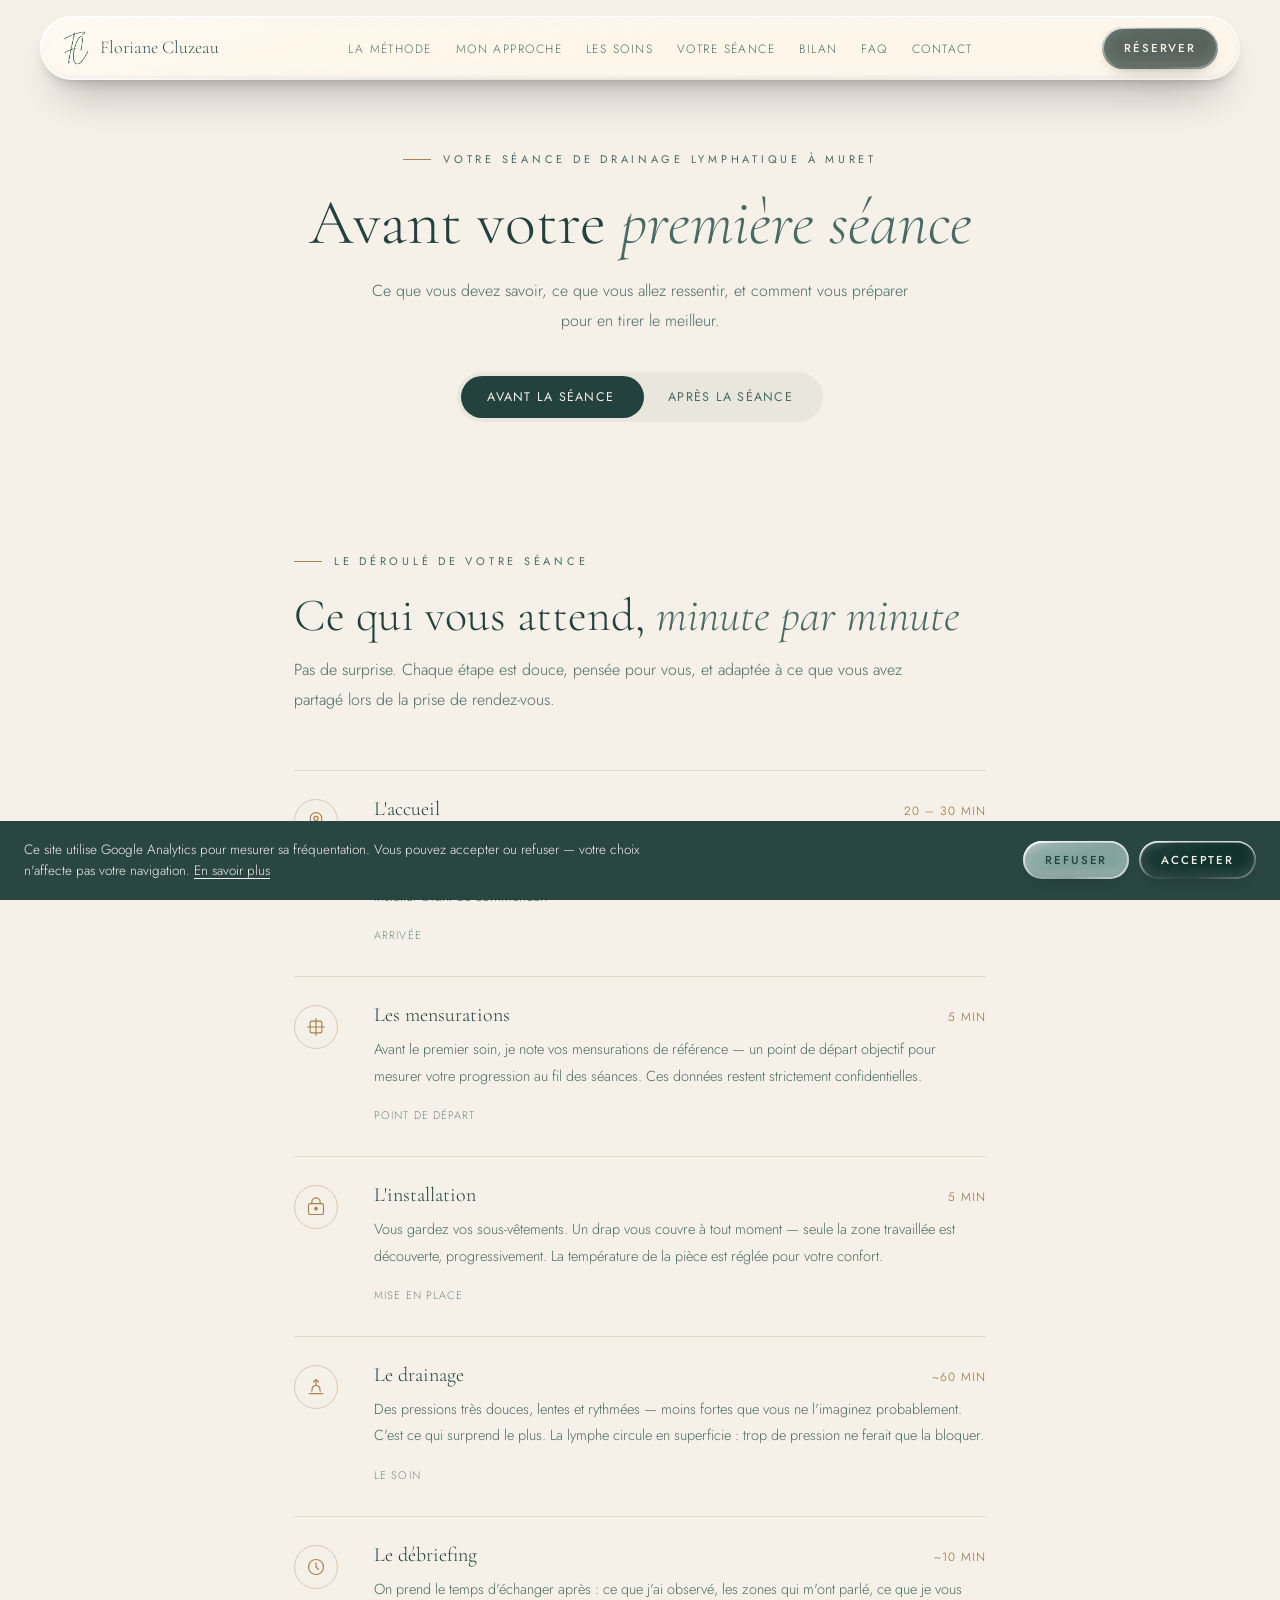
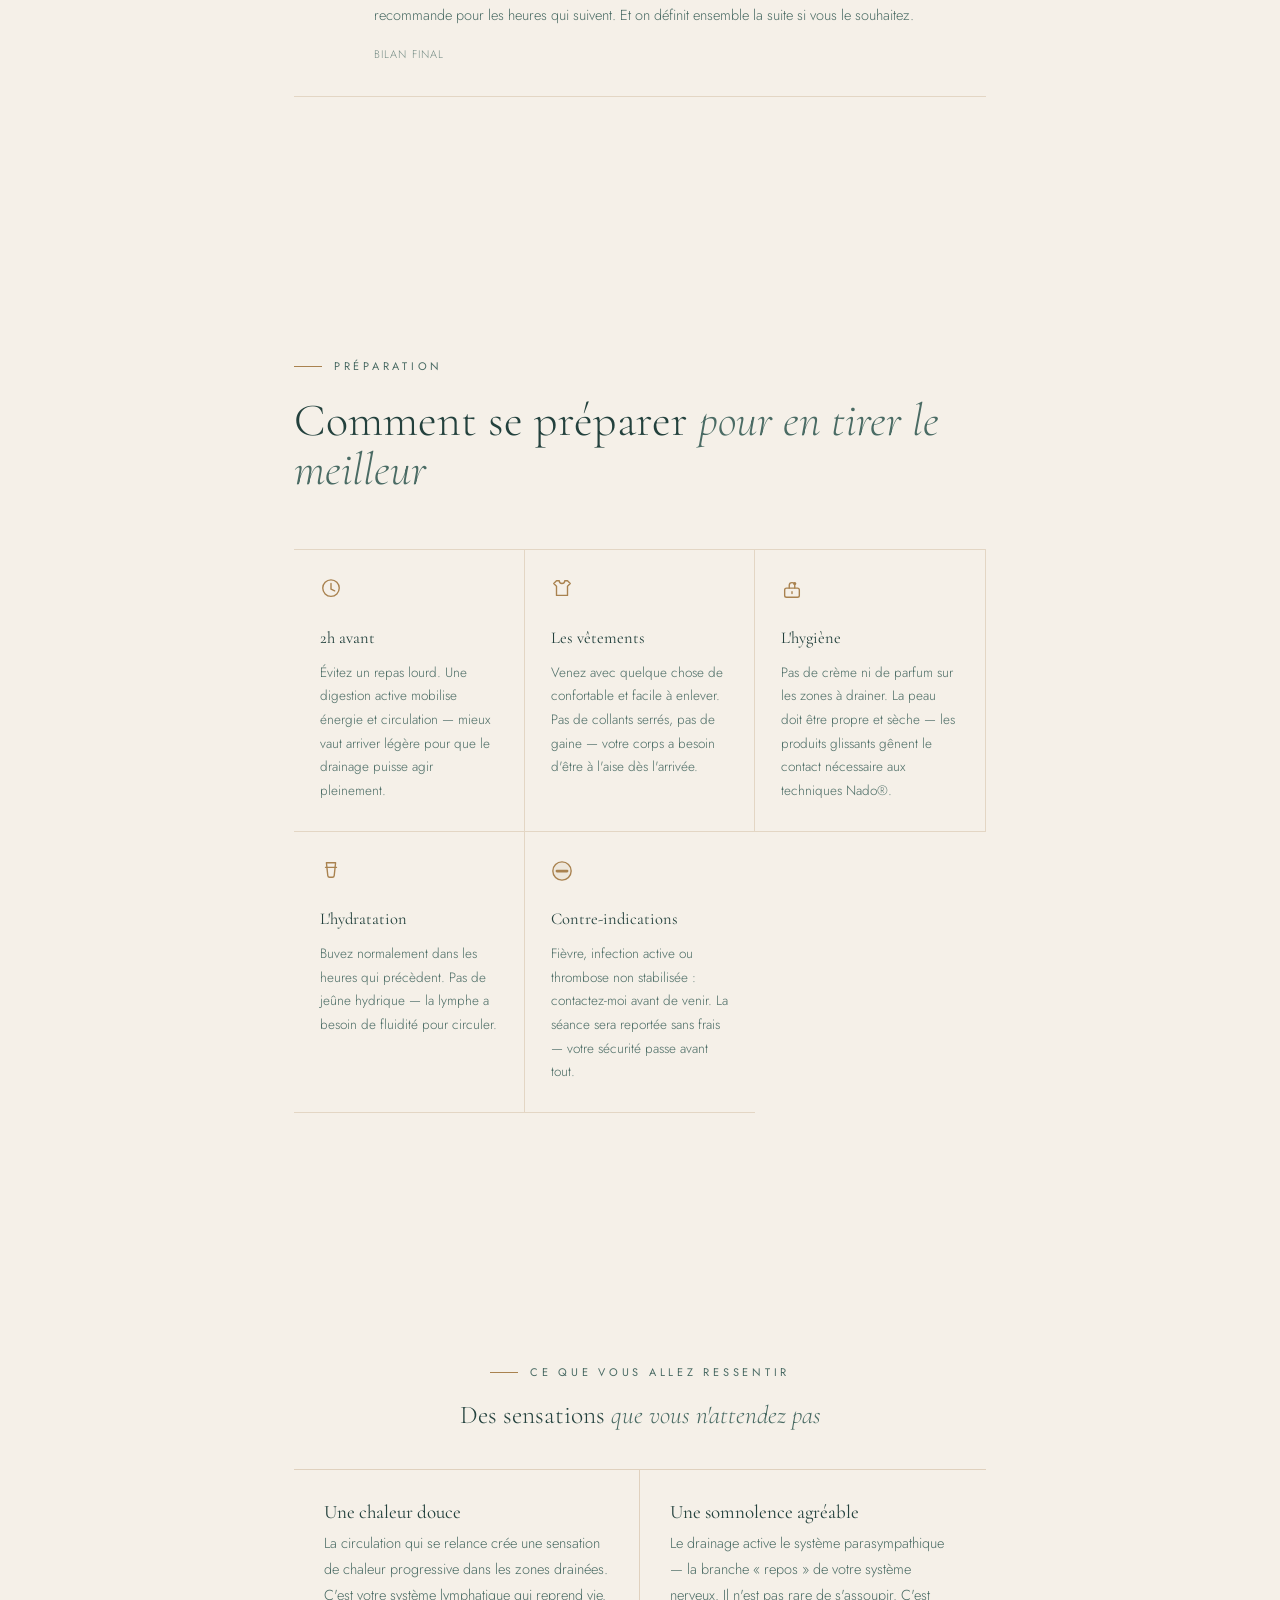
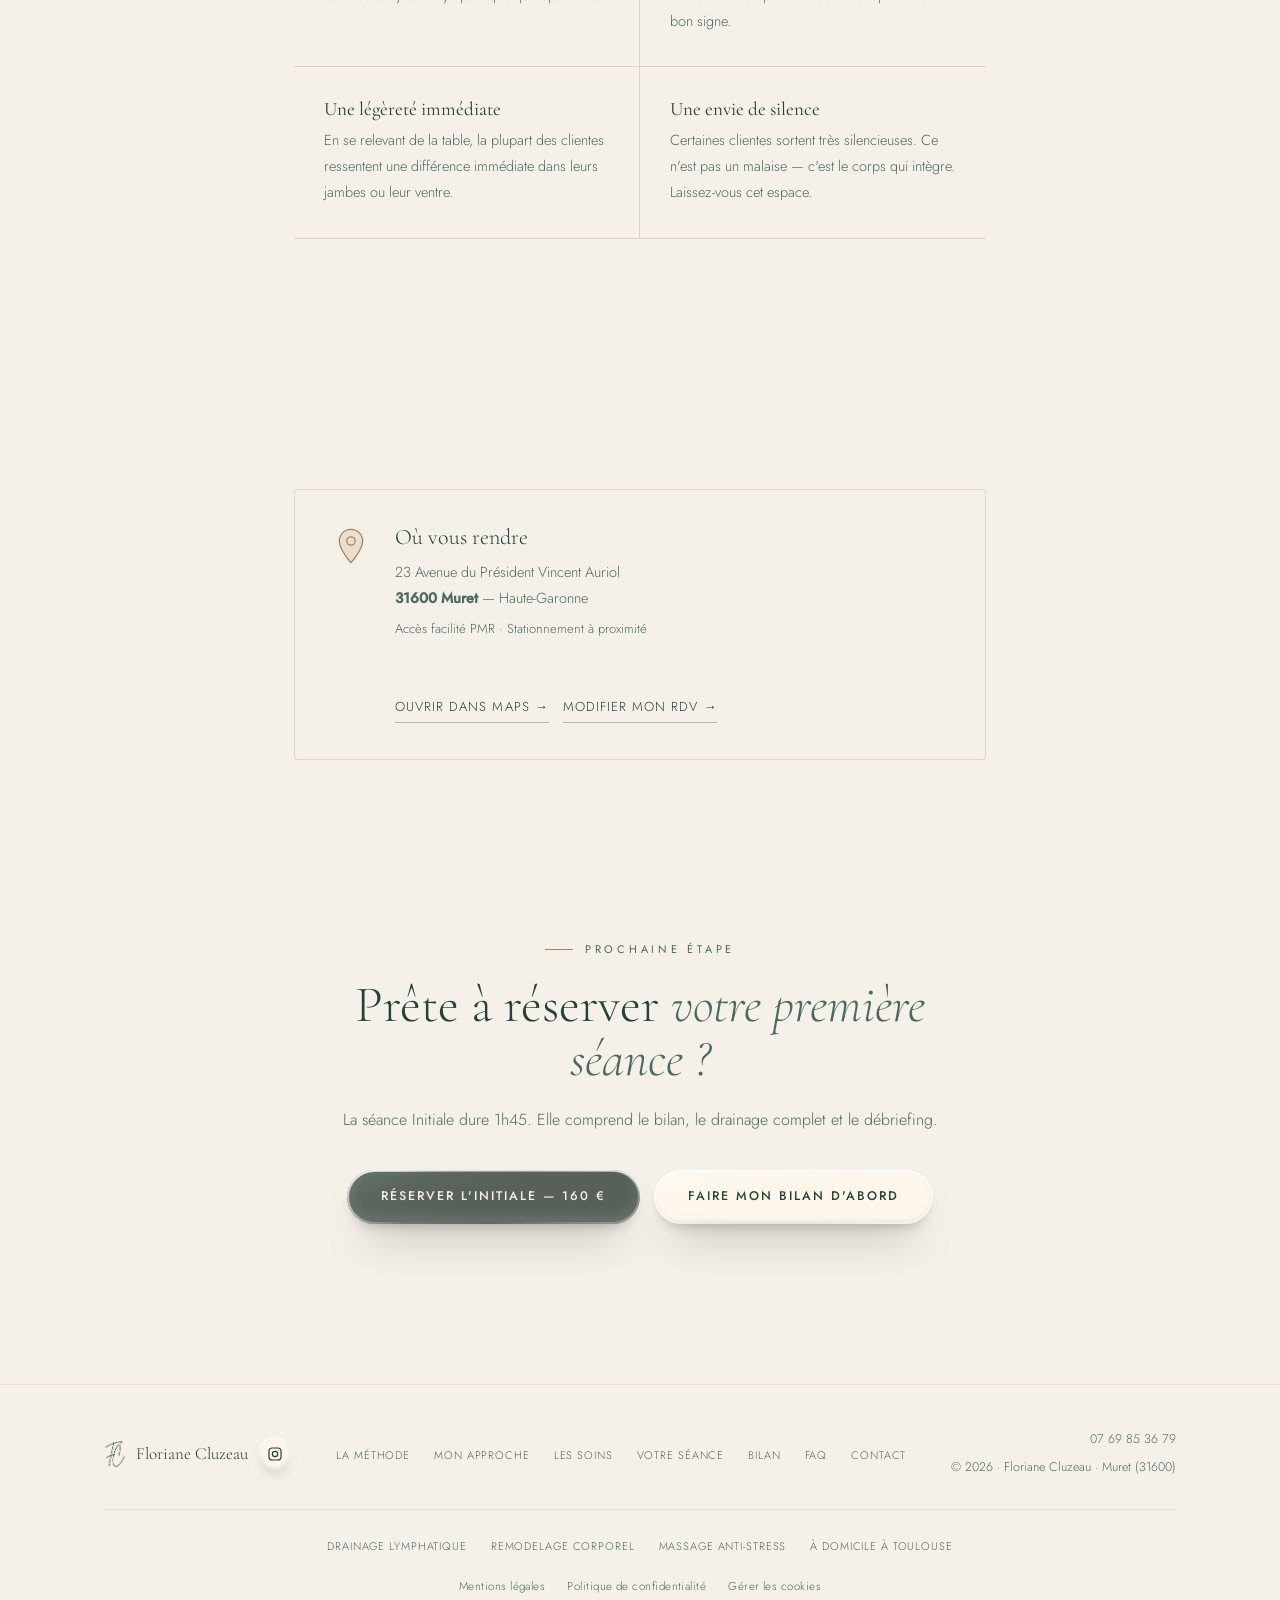
<file: seance.html>
<!DOCTYPE html>
<html lang="fr">
<head>
<meta charset="UTF-8">
  <script>
    window.dataLayer = window.dataLayer || [];
    function gtag(){dataLayer.push(arguments);}
    gtag('consent', 'default', { 'analytics_storage': 'denied', 'ad_storage': 'denied' });
  </script>
<meta name="viewport" content="width=device-width, initial-scale=1.0">
<title>Séance de drainage lymphatique : avant et après | Muret</title>
<link rel="icon" href="/favicon.ico" sizes="32x32">
<link rel="icon" type="image/png" href="/favicon.png" sizes="192x192">
<link rel="apple-touch-icon" href="/apple-touch-icon.png">
<meta name="description" content="Déroulé d'une séance de drainage lymphatique Méthode Nado® à Muret : accueil, mensurations, soin, puis conseils pour prolonger les effets.">
<meta name="robots" content="index, follow">
<link rel="canonical" href="https://florianecluzeau.fr/seance">
<meta property="og:title" content="Séance de drainage lymphatique : avant et après | Muret">
<meta property="og:description" content="Le déroulé complet d'une séance de drainage lymphatique Méthode Nado®, avant et après.">
<meta property="og:url" content="https://florianecluzeau.fr/seance">
<meta property="og:type" content="website">
<meta property="og:site_name" content="Floriane Cluzeau — Drainage Lymphatique Méthode Nado®">
<meta property="og:locale" content="fr_FR">
<meta property="og:image" content="https://florianecluzeau.fr/assets/img/og-floriane-cluzeau.jpg">
<meta property="og:image:width" content="1200">
<meta property="og:image:height" content="630">
<meta property="og:image:alt" content="Floriane Cluzeau, praticienne certifiée Méthode Nado®, dans son cabinet de Muret">
<meta name="twitter:card" content="summary_large_image">
<link rel="preload" as="font" type="font/woff2" href="assets/fonts/cormorant-garamond-300-normal.woff2" crossorigin>
<link rel="preload" as="font" type="font/woff2" href="assets/fonts/jost-300-normal.woff2" crossorigin>
<link rel="stylesheet" href="styles.css">
</head>
<body>
<a class="skip-link" href="#main">Aller au contenu</a>

<nav aria-label="Navigation principale">
  <div class="nav-in">
    <a href="/" class="brand" aria-label="Accueil Floriane Cluzeau">
      <img src="assets/img/monogram-v2-120.webp" alt="" class="brand-logo" width="93" height="120" aria-hidden="true">
      <span class="brand-text">Floriane Cluzeau</span>
    </a>
    <ul class="nav-links" role="list">
      <li><a href="methode">La Méthode</a></li>
      <li><a href="mon-approche">Mon approche</a></li>
      <li><a href="soins">Les Soins</a></li>
      <li><a href="seance" aria-current="page">Votre Séance</a></li>
      <li><a href="bilan">Bilan</a></li>
      <li><a href="faq">FAQ</a></li>
      <li><a href="contact">Contact</a></li>
    </ul>
    <div class="nav-actions">
      <a href="tel:+33769853679" class="nav-tel">07 69 85 36 79</a>
      <a href="https://www.planity.com/floriane-cluzeau-31600-muret" class="btn btn-sm" target="_blank" rel="noopener">Réserver</a>
      <button class="nav-toggle" aria-expanded="false" aria-controls="mobile-menu" aria-label="Ouvrir le menu">
        <span></span><span></span><span></span>
      </button>
    </div>
  </div>
</nav>

<div id="mobile-menu" class="mobile-menu">
  <a href="methode">La Méthode</a>
  <a href="mon-approche">Mon approche</a>
  <a href="soins">Les Soins</a>
  <a href="seance">Votre Séance</a>
  <a href="bilan">Bilan</a>
  <a href="faq">FAQ</a>
  <a href="contact">Contact</a>
  <a href="tel:+33769853679" class="mobile-tel">07 69 85 36 79</a>
</div>

<header class="page-head">
  <div class="wrap-narrow">
    <h1 class="eyebrow reveal" style="justify-content:center">Votre séance de drainage lymphatique à Muret</h1>
    <!-- Réécrit par le switcher Avant/Après (app.js) : ce n'est donc pas le h1 -->
    <p class="page-titre reveal reveal-d1" id="hero-titre">Avant votre <em>première séance</em></p>
    <p class="reveal reveal-d2" id="hero-sub">Ce que vous devez savoir, ce que vous allez ressentir, et comment vous préparer pour en tirer le meilleur.</p>
    <div class="switcher-wrap reveal reveal-d3" id="switcher">
      <div class="switcher-pill" id="switcher-pill"></div>
      <button class="switcher-btn actif" id="btn-avant">Avant la séance</button>
      <button class="switcher-btn" id="btn-apres">Après la séance</button>
    </div>
  </div>
</header>

<main id="main">

<div id="section-avant">

<section class="soins" style="padding-top:40px">
  <div class="wrap-narrow">
    <div class="soins-head">
      <span class="eyebrow reveal">Le déroulé de votre séance</span>
      <h2 class="reveal">Ce qui vous attend, <em>minute par minute</em></h2>
      <p class="reveal">Pas de surprise. Chaque étape est douce, pensée pour vous, et adaptée à ce que vous avez partagé lors de la prise de rendez-vous.</p>
    </div>

    <div class="deroule">
      <div class="deroule-item reveal">
        <div class="deroule-icon"><svg viewBox="0 0 24 24" fill="none" stroke="#A9824F" stroke-width="1.4" stroke-linecap="round"><path d="M12 2C8 2 5 5 5 9c0 5.25 7 13 7 13s7-7.75 7-13c0-4-3-7-7-7z"/><circle cx="12" cy="9" r="2.5" fill="none"/></svg></div>
        <div class="deroule-content">
          <div class="deroule-head"><h3>L'accueil</h3><span class="deroule-duree">20 – 30 min</span></div>
          <p>Un échange approfondi pour cibler au mieux ce qui vous amène et définir ensemble l'accompagnement le plus adapté. Je vous propose une boisson à votre convenance — c'est aussi un moment pour vous installer avant de commencer.</p>
          <span class="deroule-tag">Arrivée</span>
        </div>
      </div>
      <div class="deroule-item reveal">
        <div class="deroule-icon"><svg viewBox="0 0 24 24" fill="none" stroke="#A9824F" stroke-width="1.4" stroke-linecap="round"><path d="M2 12h20M12 2v20"/><rect x="5" y="5" width="14" height="14" rx="2"/></svg></div>
        <div class="deroule-content">
          <div class="deroule-head"><h3>Les mensurations</h3><span class="deroule-duree">5 min</span></div>
          <p>Avant le premier soin, je note vos mensurations de référence — un point de départ objectif pour mesurer votre progression au fil des séances. Ces données restent strictement confidentielles.</p>
          <span class="deroule-tag">Point de départ</span>
        </div>
      </div>
      <div class="deroule-item reveal">
        <div class="deroule-icon"><svg viewBox="0 0 24 24" fill="none" stroke="#A9824F" stroke-width="1.4" stroke-linecap="round"><rect x="3" y="8" width="18" height="13" rx="2"/><path d="M7 8V6a5 5 0 0110 0v2"/><circle cx="12" cy="14" r="1.5" fill="#A9824F"/></svg></div>
        <div class="deroule-content">
          <div class="deroule-head"><h3>L'installation</h3><span class="deroule-duree">5 min</span></div>
          <p>Vous gardez vos sous-vêtements. Un drap vous couvre à tout moment — seule la zone travaillée est découverte, progressivement. La température de la pièce est réglée pour votre confort.</p>
          <span class="deroule-tag">Mise en place</span>
        </div>
      </div>
      <div class="deroule-item reveal">
        <div class="deroule-icon"><svg viewBox="0 0 24 24" fill="none" stroke="#A9824F" stroke-width="1.4" stroke-linecap="round"><path d="M7 17c0-4 2-7 5-7s5 3 5 7"/><path d="M4 20h16"/><path d="M12 10V3M9 6l3-3 3 3"/></svg></div>
        <div class="deroule-content">
          <div class="deroule-head"><h3>Le drainage</h3><span class="deroule-duree">~60 min</span></div>
          <p>Des pressions très douces, lentes et rythmées — moins fortes que vous ne l'imaginez probablement. C'est ce qui surprend le plus. La lymphe circule en superficie : trop de pression ne ferait que la bloquer.</p>
          <span class="deroule-tag">Le soin</span>
        </div>
      </div>
      <div class="deroule-item reveal">
        <div class="deroule-icon"><svg viewBox="0 0 24 24" fill="none" stroke="#A9824F" stroke-width="1.4" stroke-linecap="round"><circle cx="12" cy="12" r="9"/><path d="M12 7v5l3 3"/></svg></div>
        <div class="deroule-content">
          <div class="deroule-head"><h3>Le débriefing</h3><span class="deroule-duree">~10 min</span></div>
          <p>On prend le temps d'échanger après : ce que j'ai observé, les zones qui m'ont parlé, ce que je vous recommande pour les heures qui suivent. Et on définit ensemble la suite si vous le souhaitez.</p>
          <span class="deroule-tag">Bilan final</span>
        </div>
      </div>
    </div>
  </div>
</section>

<section class="soins">
  <div class="wrap-narrow">
    <div class="soins-head">
      <span class="eyebrow reveal">Préparation</span>
      <h2 class="reveal">Comment se préparer <em>pour en tirer le meilleur</em></h2>
    </div>
    <div class="icon-grid">
      <div class="icon-item reveal">
        <svg width="22" height="22" viewBox="0 0 24 24" fill="none" stroke="#A9824F" stroke-width="1.5" stroke-linecap="round"><path d="M12 2a9 9 0 100 18A9 9 0 0012 2z"/><path d="M12 6v6l4 2"/></svg>
        <h3>2h avant</h3>
        <p>Évitez un repas lourd. Une digestion active mobilise énergie et circulation — mieux vaut arriver légère pour que le drainage puisse agir pleinement.</p>
      </div>
      <div class="icon-item reveal">
        <svg width="22" height="22" viewBox="0 0 24 24" fill="none" stroke="#A9824F" stroke-width="1.5" stroke-linecap="round" stroke-linejoin="round"><path d="M3 6l3-3h3a3 3 0 006 0h3l3 3-3 3v10H6V9L3 6z"/></svg>
        <h3>Les vêtements</h3>
        <p>Venez avec quelque chose de confortable et facile à enlever. Pas de collants serrés, pas de gaine — votre corps a besoin d'être à l'aise dès l'arrivée.</p>
      </div>
      <div class="icon-item reveal">
        <svg width="22" height="22" viewBox="0 0 24 24" fill="none" stroke="#A9824F" stroke-width="1.5" stroke-linecap="round" stroke-linejoin="round"><rect x="4" y="11" width="16" height="10" rx="2"/><path d="M9 11V8a3 3 0 016 0v3"/><circle cx="15" cy="6" r="1" fill="#A9824F"/><path d="M12 15v2"/></svg>
        <h3>L'hygiène</h3>
        <p>Pas de crème ni de parfum sur les zones à drainer. La peau doit être propre et sèche — les produits glissants gênent le contact nécessaire aux techniques Nado®.</p>
      </div>
      <div class="icon-item reveal">
        <svg width="22" height="22" viewBox="0 0 24 24" fill="none" stroke="#A9824F" stroke-width="1.5" stroke-linecap="round" stroke-linejoin="round"><path d="M7 3h10l-1.5 14a2 2 0 01-2 1.8h-3a2 2 0 01-2-1.8L7 3z"/><path d="M6 8h12"/></svg>
        <h3>L'hydratation</h3>
        <p>Buvez normalement dans les heures qui précèdent. Pas de jeûne hydrique — la lymphe a besoin de fluidité pour circuler.</p>
      </div>
      <div class="icon-item reveal">
        <svg width="22" height="22" viewBox="0 0 24 24" fill="none"><circle cx="12" cy="12" r="10" stroke="#A9824F" stroke-width="1.5" fill="rgba(169,130,79,.08)"/><rect x="5" y="10.5" width="14" height="3" rx="1.5" fill="#A9824F"/></svg>
        <h3>Contre-indications</h3>
        <p>Fièvre, infection active ou thrombose non stabilisée : contactez-moi avant de venir. La séance sera reportée sans frais — votre sécurité passe avant tout.</p>
      </div>
    </div>
  </div>
</section>

<section class="suivi">
  <div class="wrap-narrow">
    <span class="eyebrow reveal" style="justify-content:center">Ce que vous allez ressentir</span>
    <h2 class="reveal" style="text-align:center">Des sensations <em>que vous n'attendez pas</em></h2>
    <div class="signals" style="margin-top:40px">
      <div class="signal reveal"><h3>Une chaleur douce</h3><p>La circulation qui se relance crée une sensation de chaleur progressive dans les zones drainées. C'est votre système lymphatique qui reprend vie.</p></div>
      <div class="signal reveal reveal-d1"><h3>Une somnolence agréable</h3><p>Le drainage active le système parasympathique — la branche « repos » de votre système nerveux. Il n'est pas rare de s'assoupir. C'est bon signe.</p></div>
      <div class="signal reveal reveal-d2"><h3>Une légèreté immédiate</h3><p>En se relevant de la table, la plupart des clientes ressentent une différence immédiate dans leurs jambes ou leur ventre.</p></div>
      <div class="signal reveal reveal-d2"><h3>Une envie de silence</h3><p>Certaines clientes sortent très silencieuses. Ce n'est pas un malaise — c'est le corps qui intègre. Laissez-vous cet espace.</p></div>
    </div>
  </div>
</section>

<section class="soins">
  <div class="wrap-narrow">
    <div class="address-block reveal">
      <svg width="40" height="40" viewBox="0 0 48 48" fill="none" style="flex-shrink:0">
        <path d="M24 4C16 4 10 10.5 10 18c0 10.5 14 26 14 26s14-15.5 14-26C38 10.5 32 4 24 4z" fill="rgba(169,130,79,.15)" stroke="#A9824F" stroke-width="1.5"/>
        <circle cx="24" cy="18" r="5" fill="none" stroke="#A9824F" stroke-width="1.5"/>
      </svg>
      <div>
        <h3>Où vous rendre</h3>
        <p>23 Avenue du Président Vincent Auriol<br><strong>31600 Muret</strong> — Haute-Garonne</p>
        <p style="margin-top:6px;font-size:13px">Accès facilité PMR · Stationnement à proximité</p>
        <div class="address-actions">
          <a href="https://maps.google.com/?q=23+Avenue+du+Pr%C3%A9sident+Vincent+Auriol+31600+Muret" target="_blank" rel="noopener" class="text-link">Ouvrir dans Maps →</a>
          <a href="https://www.planity.com/floriane-cluzeau-31600-muret" target="_blank" rel="noopener" class="text-link">Modifier mon RDV →</a>
        </div>
      </div>
    </div>
  </div>
</section>

</div><!-- /section-avant -->

<div id="section-apres" class="hidden">

<section class="soins" style="padding-top:40px">
  <div class="wrap-narrow">
    <div class="soins-head">
      <span class="eyebrow reveal">Après votre séance</span>
      <h2 class="reveal">Ce que votre corps <em>fait maintenant</em></h2>
      <p class="reveal">Le drainage ne s'arrête pas en quittant le cabinet. Les 24 heures qui suivent font partie du soin.</p>
    </div>
    <div class="tempo-grid">
      <div class="tempo-item reveal">
        <span class="tempo-quand">Dans l'heure</span>
        <h3>L'envie d'uriner</h3>
        <p>Normal — attendue, même. La lymphe réactivée achemine les liquides vers les reins. C'est le signe le plus direct que la séance a bien fonctionné.</p>
        <span class="tempo-badge">Signe positif</span>
      </div>
      <div class="tempo-item reveal reveal-d1">
        <span class="tempo-quand">Dans les 2–4 heures</span>
        <h3>Une fatigue douce</h3>
        <p>Le système parasympathique domine encore. Une légère fatigue est normale et bénéfique — pas la peine de la combattre. Reposez-vous si vous le pouvez.</p>
        <span class="tempo-badge">Protégez cet état</span>
      </div>
      <div class="tempo-item reveal reveal-d2">
        <span class="tempo-quand">Le lendemain</span>
        <h3>La légèreté qui reste</h3>
        <p>C'est souvent le lendemain matin que l'effet est le plus perceptible — jambes plus légères, ventre plus plat, visage dégonflé.</p>
        <span class="tempo-badge">Observez votre corps</span>
      </div>
      <div class="tempo-item reveal reveal-d2">
        <span class="tempo-quand">Dans la semaine</span>
        <h3>Les effets cumulatifs</h3>
        <p>Si vous êtes en accompagnement, les effets s'accumulent séance après séance — la circulation devient plus fluide, les tissus répondent mieux.</p>
        <span class="tempo-badge">Le processus continue</span>
      </div>
    </div>
  </div>
</section>

<section class="soins">
  <div class="wrap-narrow">
    <div class="callout reveal">
      <span class="eyebrow">Essentiel</span>
      <h3>L'hydratation, <em>le soir</em></h3>
      <p>La lymphe est composée à 96 % d'eau. Après une séance, votre corps élimine davantage — il faut compenser. Visez <strong>1,5 à 2 litres d'eau</strong> dans les heures qui suivent.</p>
      <p>Privilégiez l'eau plate à température ambiante. Les tisanes drainantes (bouleau, prêle, pissenlit) sont un bon complément. Évitez l'alcool le soir même — il contracte les vaisseaux et contrecarre le drainage.</p>
    </div>
  </div>
</section>

<section class="soins">
  <div class="wrap-narrow">
    <div class="compare-grid reveal">
      <div class="compare-col">
        <h3>À éviter aujourd'hui</h3>
        <ul class="compare-list compare-eviter">
          <li>L'alcool — il contracte les vaisseaux lymphatiques</li>
          <li>Le sport intense — votre corps est en mode récupération</li>
          <li>Le sauna ou bain très chaud</li>
          <li>Les repas très salés — le sodium favorise la rétention</li>
          <li>Les vêtements compressifs serrés dans les heures immédiates</li>
        </ul>
      </div>
      <div class="compare-col">
        <h3>Ce qui prolonge les effets</h3>
        <ul class="compare-list compare-ok">
          <li>Marcher 20–30 minutes — la pompe musculaire soutient le drainage</li>
          <li>Surélever les jambes si possible</li>
          <li>Dormir suffisamment — le corps élimine davantage la nuit</li>
          <li>Une alimentation légère le soir — fruits, légumes, bouillon</li>
          <li>Observer les changements — noter ce que vous ressentez aide le suivi</li>
        </ul>
      </div>
    </div>
  </div>
</section>

<section class="suivi">
  <div class="wrap-narrow">
    <span class="eyebrow reveal" style="justify-content:center">Votre progression</span>
    <h2 class="reveal" style="text-align:center">Ce à quoi vous pouvez vous attendre, <em>au fil des séances</em></h2>
    <div class="timeline reveal" style="max-width:600px;margin-top:56px">
      <div class="timeline-point"><span class="timeline-dot"></span><span class="timeline-label">Séance 1</span></div>
      <div class="timeline-point"><span class="timeline-dot"></span><span class="timeline-label">Séances 2–3</span></div>
      <div class="timeline-point"><span class="timeline-dot"></span><span class="timeline-label">Séances 4–6</span></div>
      <div class="timeline-point"><span class="timeline-dot"></span><span class="timeline-label">Au-delà</span></div>
    </div>
    <div class="suivi-grid">
      <div class="suivi-col reveal"><h3>Premières sensations</h3><p>Découverte du corps, premiers effets ressentis dès la sortie de la séance 1.</p></div>
      <div class="suivi-col reveal reveal-d1"><h3>Effets qui tiennent</h3><p>Entre les séances 2 et 6, les effets tiennent plus longtemps et le terrain se modifie durablement.</p></div>
    </div>
  </div>
</section>

</div><!-- /section-apres -->

<section class="cta-final" id="cta-final">
  <div class="wrap-narrow">
    <span class="eyebrow reveal" id="cta-eyebrow" style="justify-content:center">Prochaine étape</span>
    <h2 class="reveal" id="cta-titre">Prête à réserver <em>votre première séance ?</em></h2>
    <p class="reveal" id="cta-sub">La séance Initiale dure 1h45. Elle comprend le bilan, le drainage complet et le débriefing.</p>
    <div class="cta-actions reveal">
      <a href="https://www.planity.com/floriane-cluzeau-31600-muret" class="btn" target="_blank" rel="noopener" id="cta-btn-main">Réserver l'Initiale — 160 €</a>
      <a href="bilan" class="btn ghost" id="cta-btn-sec">Faire mon bilan d'abord</a>
    </div>
  </div>
</section>

</main>

<footer>
  <div class="wrap footer-in">
    <div class="footer-brand">
      <img src="assets/img/monogram-v2-120.webp" width="93" height="120" alt="" aria-hidden="true">
      <span>Floriane Cluzeau</span>
      <a href="https://www.instagram.com/floriane.drainage/" class="social-icon" target="_blank" rel="noopener" aria-label="Floriane Cluzeau sur Instagram">
        <svg viewBox="0 0 24 24" fill="none" stroke="currentColor" stroke-width="1.8" stroke-linecap="round" stroke-linejoin="round" aria-hidden="true">
          <rect x="3" y="3" width="18" height="18" rx="5"/>
          <circle cx="12" cy="12" r="4"/>
          <circle cx="17.2" cy="6.8" r=".6" fill="currentColor" stroke="none"/>
        </svg>
      </a>
    </div>
    <ul class="footer-links" role="list">
      <li><a href="methode">La Méthode</a></li>
      <li><a href="mon-approche">Mon approche</a></li>
      <li><a href="soins">Les Soins</a></li>
      <li><a href="seance">Votre Séance</a></li>
      <li><a href="bilan">Bilan</a></li>
      <li><a href="faq">FAQ</a></li>
      <li><a href="contact">Contact</a></li>
    </ul>
    <div class="footer-meta">
      <a href="tel:+33769853679">07 69 85 36 79</a>
      <span>© 2026 · Floriane Cluzeau · Muret (31600)</span>
    </div>
  </div>
  <div class="wrap">
    <ul class="footer-soins" role="list" aria-label="Nos soins">
      <li><a href="drainage-lymphatique">Drainage lymphatique</a></li>
      <li><a href="remodelage-corporel">Remodelage corporel</a></li>
      <li><a href="massage-anti-stress">Massage anti-stress</a></li>
      <li><a href="domicile-toulouse">À domicile à Toulouse</a></li>
    </ul>
    <div class="footer-legal">
      <a href="mentions-legales">Mentions légales</a>
      <a href="politique-confidentialite">Politique de confidentialité</a>
      <button type="button" data-cookies>Gérer les cookies</button>
    </div>
  </div>
</footer>

<div class="sticky-cta" role="region" aria-label="Actions rapides">
  <a href="tel:+33769853679" class="btn ghost">Appeler</a>
  <a href="https://www.planity.com/floriane-cluzeau-31600-muret" class="btn" target="_blank" rel="noopener">Réserver</a>
</div>

<script src="app.js"></script>
</body>
</html>
</file>
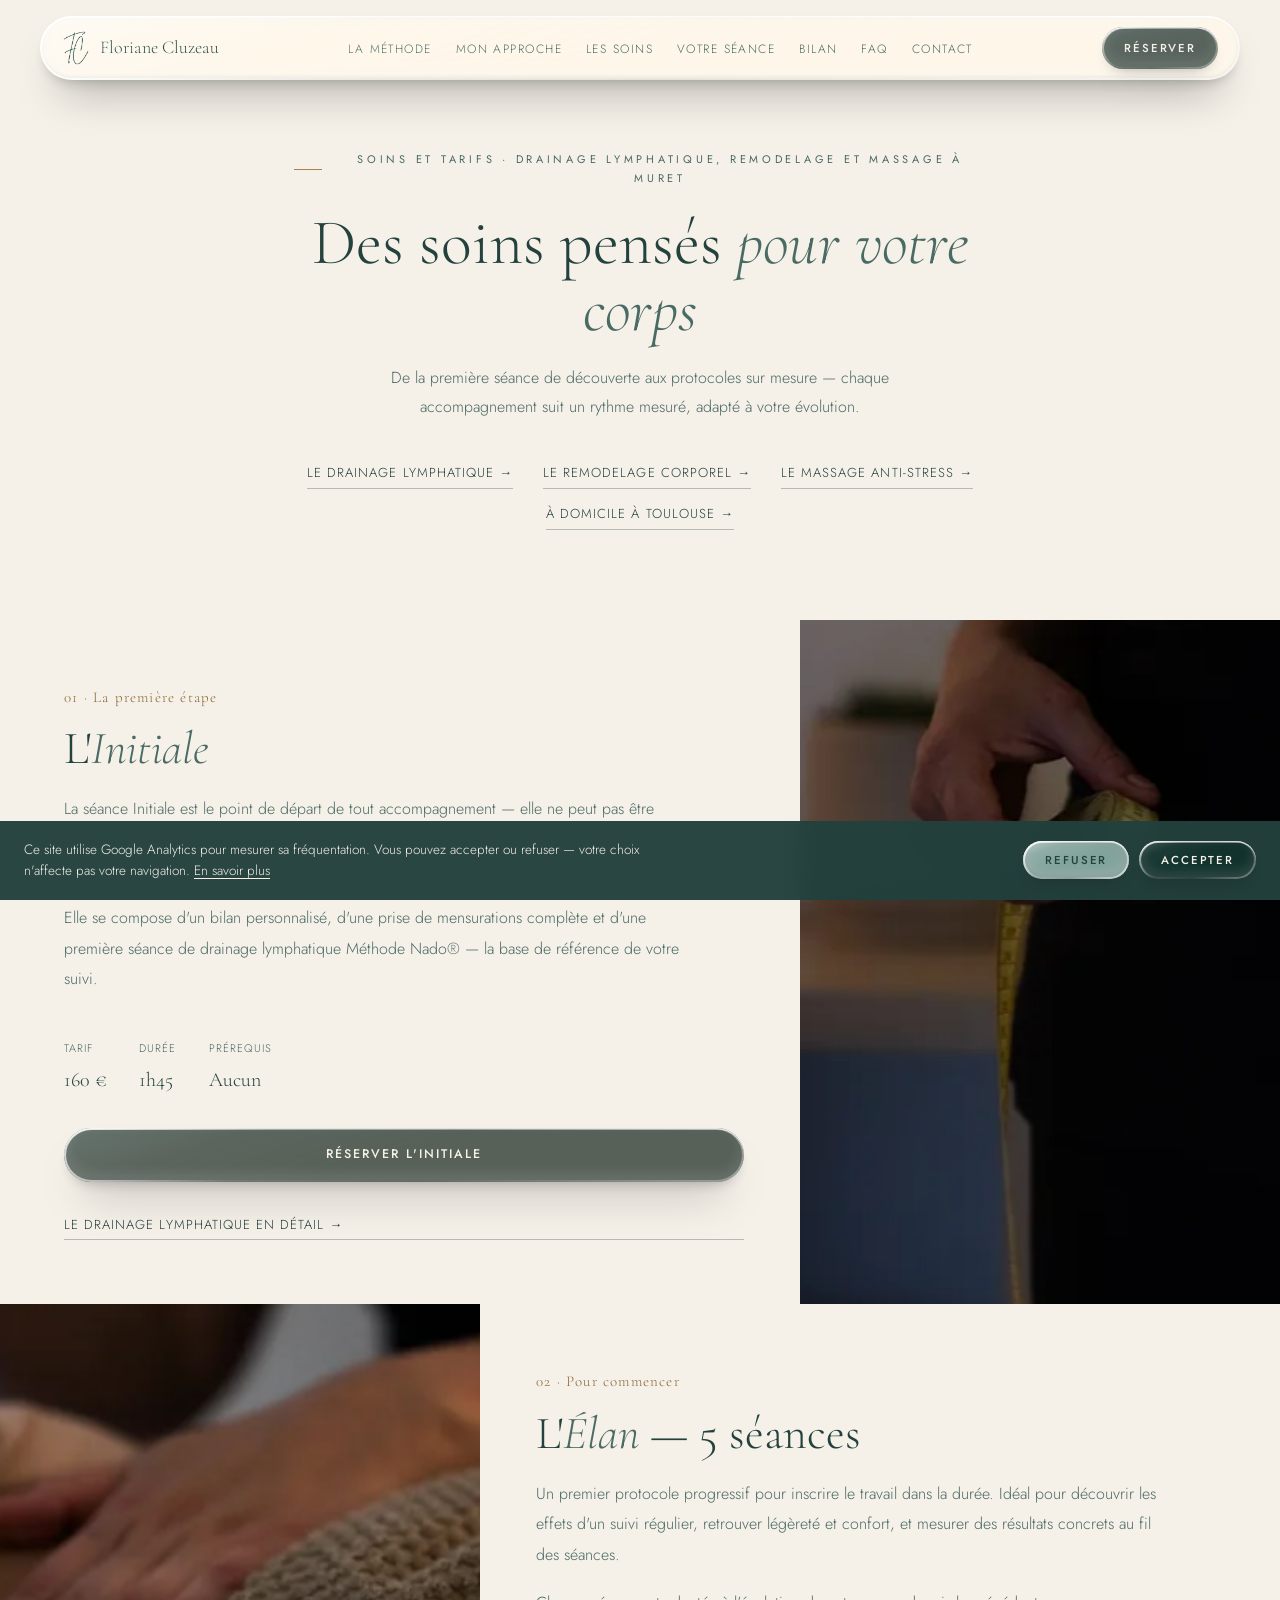
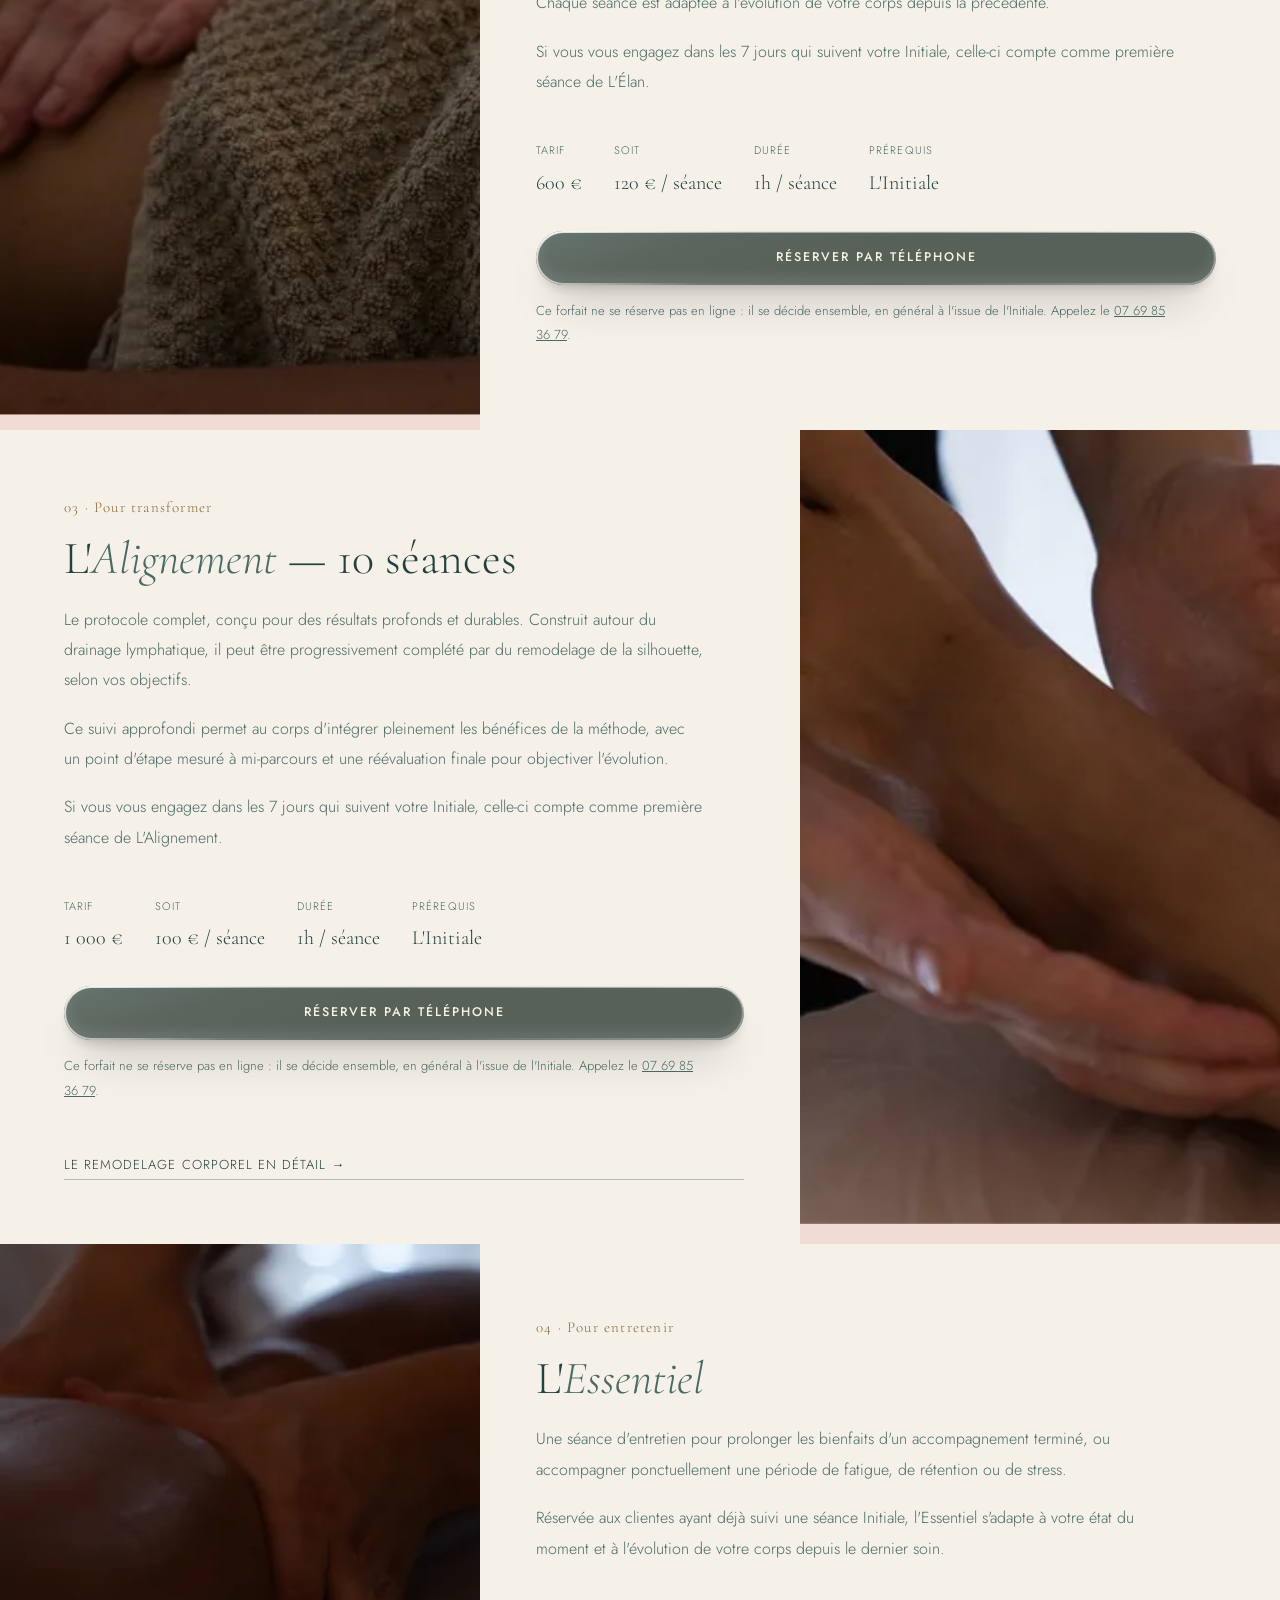
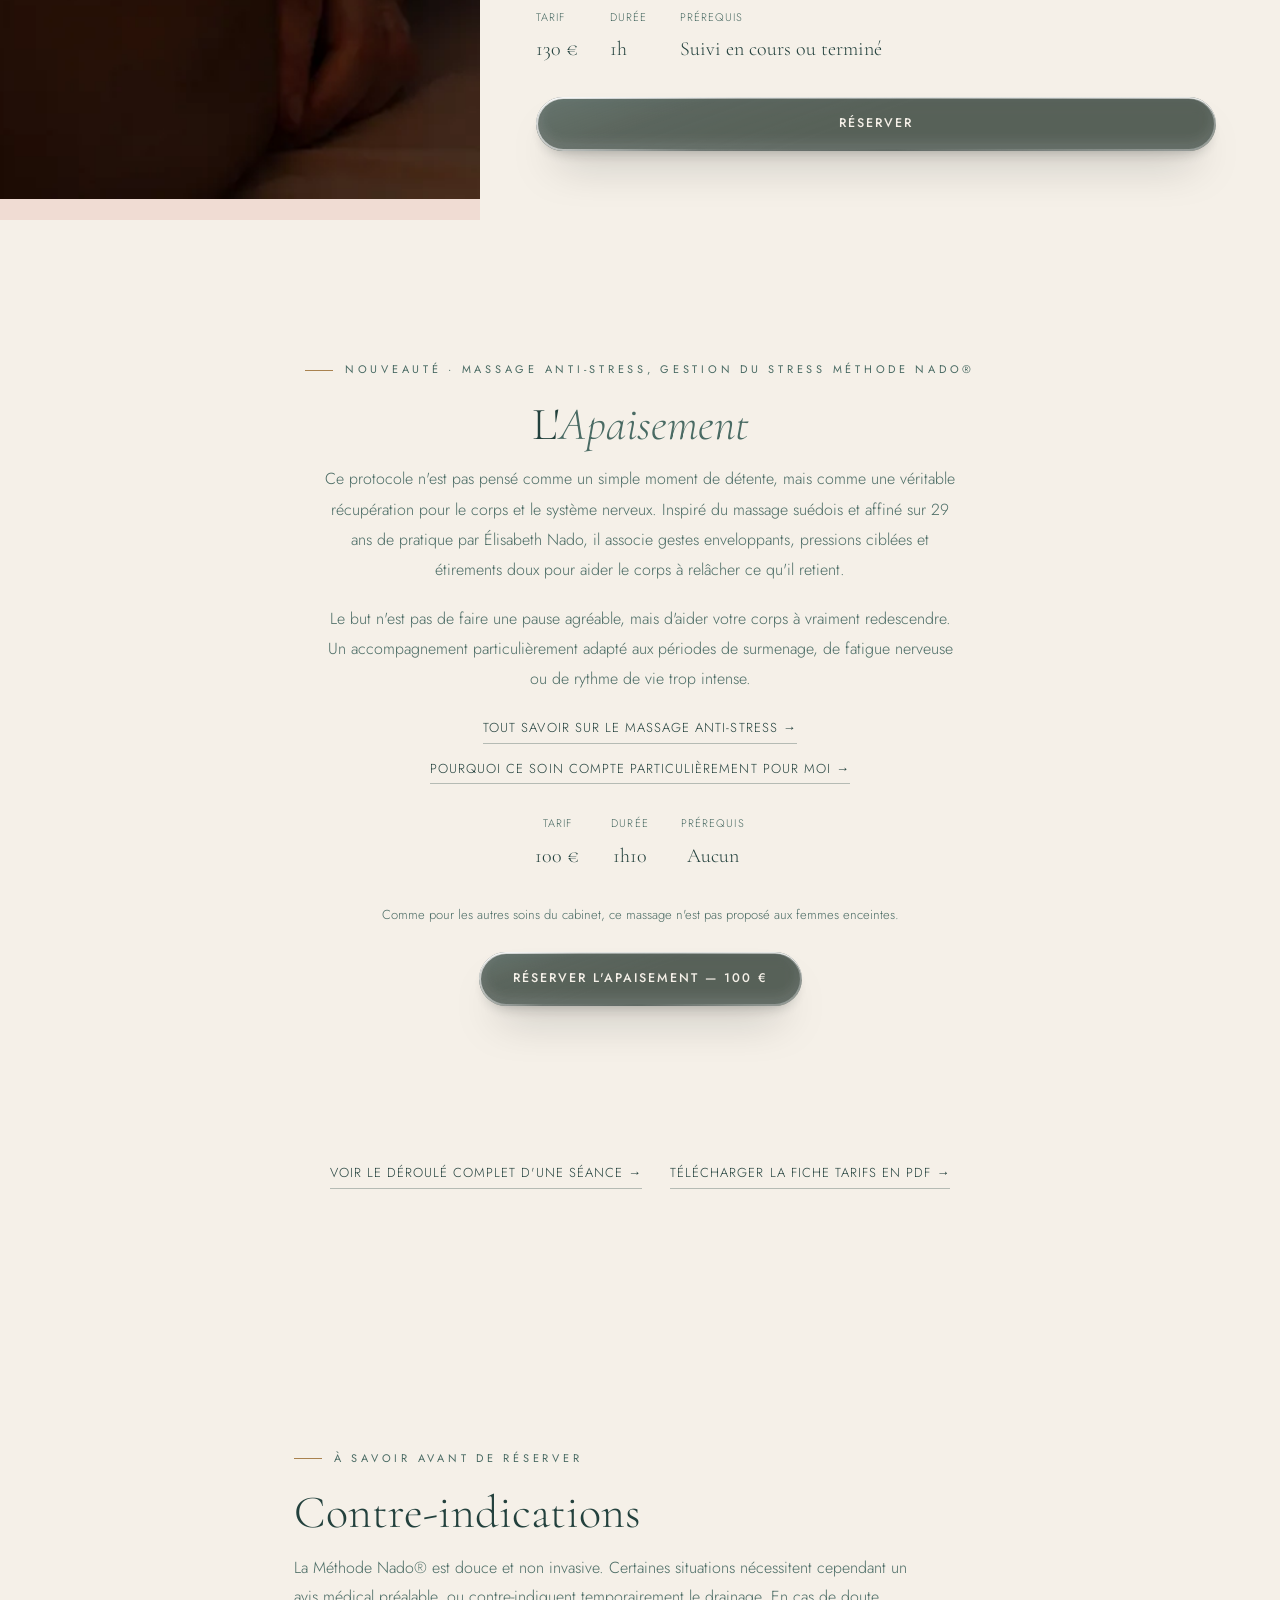
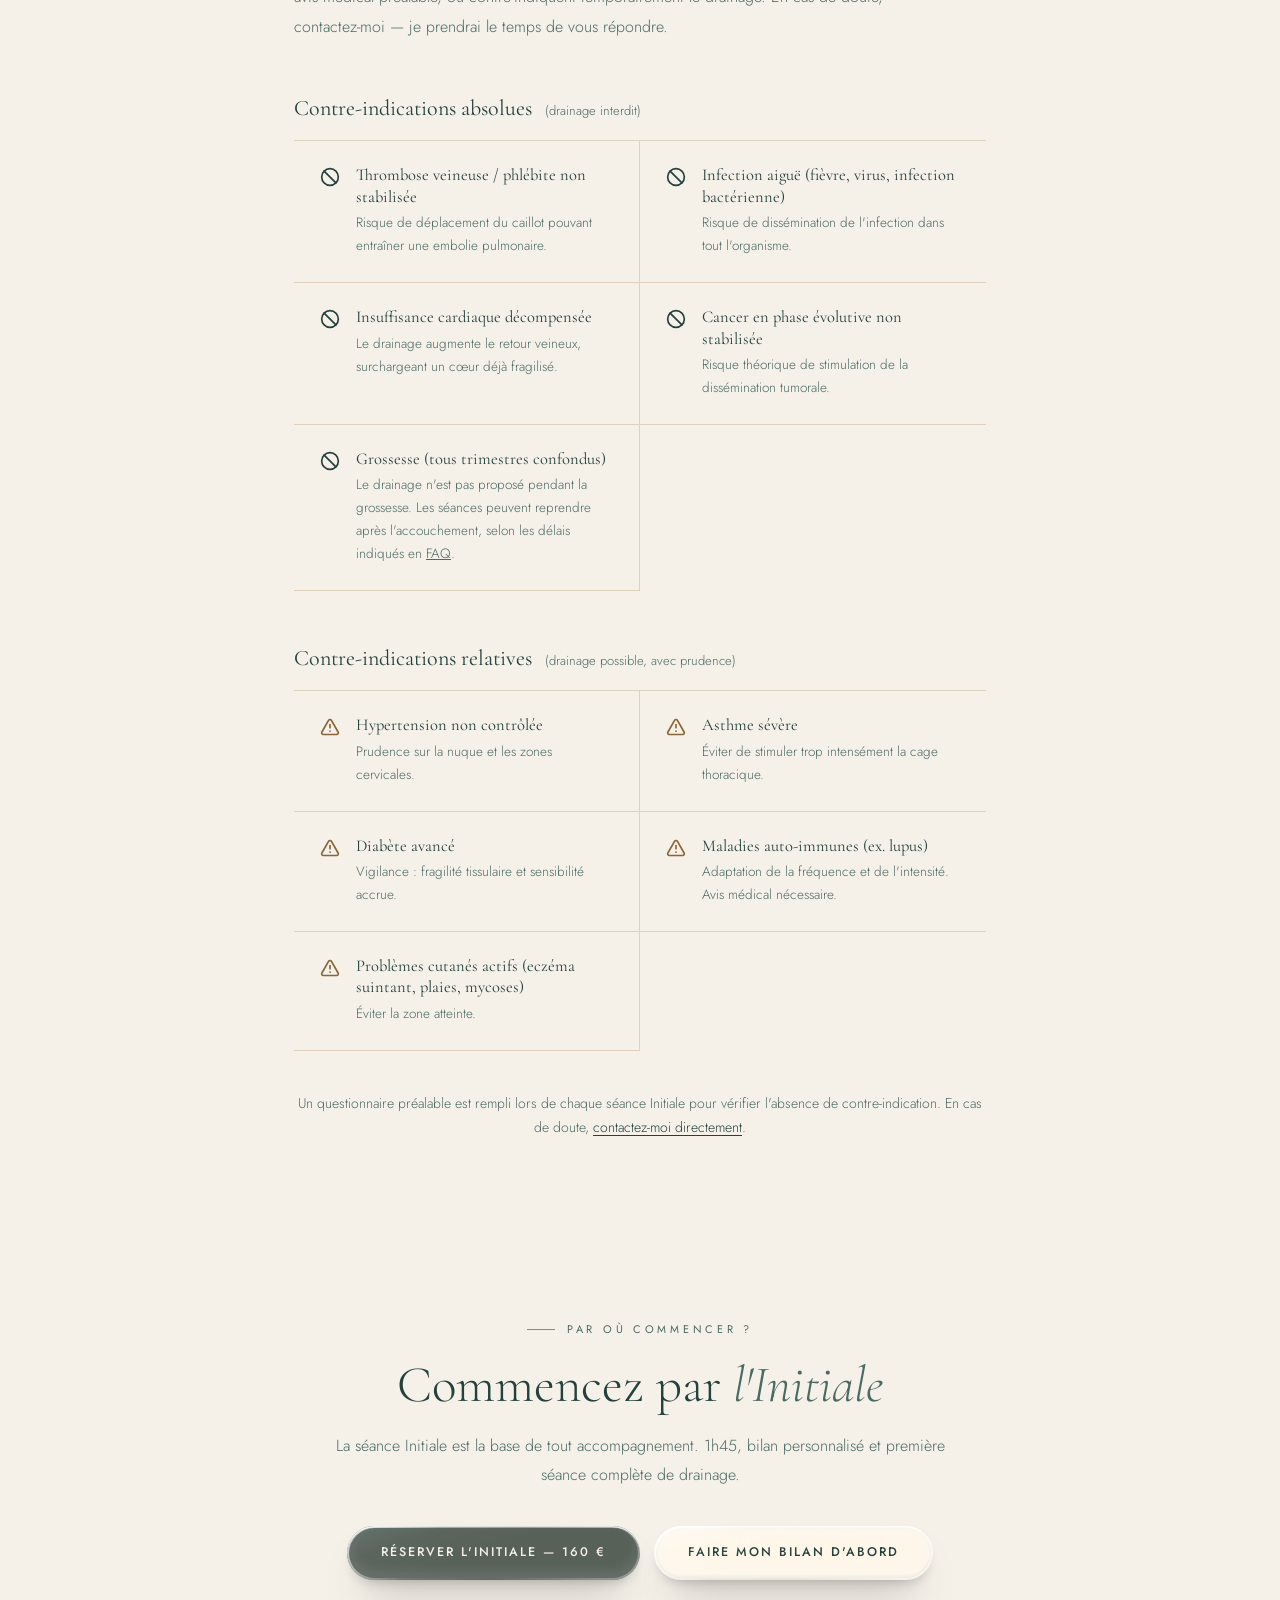
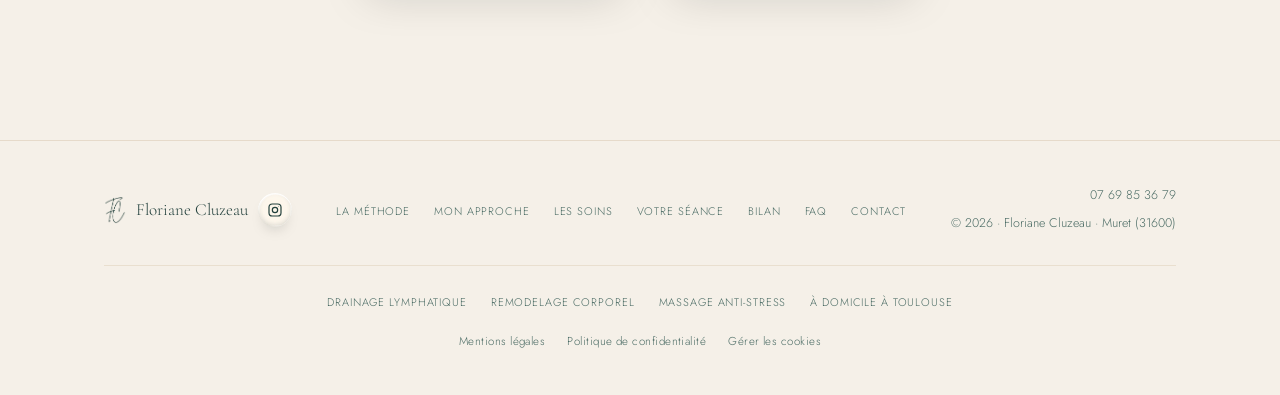
<file: soins.html>
<!DOCTYPE html>
<html lang="fr">
<head>
<meta charset="UTF-8">
  <script>
    window.dataLayer = window.dataLayer || [];
    function gtag(){dataLayer.push(arguments);}
    gtag('consent', 'default', { 'analytics_storage': 'denied', 'ad_storage': 'denied' });
  </script>
<meta name="viewport" content="width=device-width, initial-scale=1.0">
<title>Tarifs : drainage lymphatique, remodelage, massage | Muret</title>
<link rel="icon" href="/favicon.ico" sizes="32x32">
<link rel="icon" type="image/png" href="/favicon.png" sizes="192x192">
<link rel="apple-touch-icon" href="/apple-touch-icon.png">
<meta name="description" content="Soins et tarifs à Muret, près de Toulouse : L'Initiale 160 € (1h45), cures de 5 ou 10 séances, entretien 130 €, massage anti-stress L'Apaisement 100 €.">
<meta name="robots" content="index, follow">
<link rel="canonical" href="https://florianecluzeau.fr/soins">
<meta property="og:title" content="Soins et tarifs : drainage lymphatique, remodelage, massage | Floriane Cluzeau">
<meta property="og:description" content="Accompagnements Méthode Nado® à Muret : drainage lymphatique (L'Initiale, L'Élan, L'Alignement, L'Essentiel), remodelage et L'Apaisement, massage anti-stress.">
<meta property="og:url" content="https://florianecluzeau.fr/soins">
<meta property="og:type" content="website">
<meta property="og:site_name" content="Floriane Cluzeau — Drainage Lymphatique Méthode Nado®">
<meta property="og:locale" content="fr_FR">
<meta property="og:image" content="https://florianecluzeau.fr/assets/img/og-floriane-cluzeau.jpg">
<meta property="og:image:width" content="1200">
<meta property="og:image:height" content="630">
<meta property="og:image:alt" content="Floriane Cluzeau, praticienne certifiée Méthode Nado®, dans son cabinet de Muret">
<meta name="twitter:card" content="summary_large_image">
<link rel="preload" as="font" type="font/woff2" href="assets/fonts/cormorant-garamond-300-normal.woff2" crossorigin>
<link rel="preload" as="font" type="font/woff2" href="assets/fonts/jost-300-normal.woff2" crossorigin>
<link rel="stylesheet" href="styles.css">
<!-- Offres du cabinet : même @id que le cabinet décrit sur l'accueil. Prix et durées
     identiques au contenu visible ci-dessous — à mettre à jour ensemble. -->
<script type="application/ld+json">
{
  "@context": "https://schema.org",
  "@type": "HealthAndBeautyBusiness",
  "@id": "https://florianecluzeau.fr/#cabinet",
  "name": "Floriane Cluzeau — Drainage Lymphatique Méthode Nado®",
  "url": "https://florianecluzeau.fr/",
  "image": "https://florianecluzeau.fr/assets/img/og-floriane-cluzeau.jpg",
  "telephone": "+33769853679",
  "priceRange": "100 € – 160 €",
  "address": {
    "@type": "PostalAddress",
    "streetAddress": "23 Avenue du Président Vincent Auriol",
    "addressLocality": "Muret",
    "postalCode": "31600",
    "addressRegion": "Haute-Garonne",
    "addressCountry": "FR"
  },
  "hasOfferCatalog": {
    "@type": "OfferCatalog",
    "name": "Soins Méthode Nado®",
    "itemListElement": [
      {
        "@type": "Offer",
        "url": "https://florianecluzeau.fr/soins#initiale",
        "price": "160", "priceCurrency": "EUR",
        "itemOffered": {
          "@type": "Service",
          "name": "L'Initiale — bilan et drainage lymphatique Méthode Nado®",
          "url": "https://florianecluzeau.fr/drainage-lymphatique",
          "description": "Première séance obligatoire (1h45) : bilan personnalisé, prise de mensurations et séance complète de drainage lymphatique."
        }
      },
      {
        "@type": "Offer",
        "url": "https://florianecluzeau.fr/soins#cinq-seances",
        "price": "600", "priceCurrency": "EUR",
        "itemOffered": {
          "@type": "Service",
          "name": "L'Élan — 5 séances de drainage lymphatique",
          "url": "https://florianecluzeau.fr/drainage-lymphatique",
          "description": "Protocole de 5 séances d'1h (120 € la séance), axé sur le drainage lymphatique manuel. Après l'Initiale, sur rendez-vous par téléphone."
        }
      },
      {
        "@type": "Offer",
        "url": "https://florianecluzeau.fr/soins#dix-seances",
        "price": "1000", "priceCurrency": "EUR",
        "itemOffered": {
          "@type": "Service",
          "name": "L'Alignement — 10 séances de drainage lymphatique",
          "url": "https://florianecluzeau.fr/drainage-lymphatique",
          "description": "Protocole complet de 10 séances d'1h (100 € la séance) avec point d'étape mesuré à mi-parcours, construit autour du drainage lymphatique et progressivement complété par du remodelage. Après l'Initiale, sur rendez-vous par téléphone."
        }
      },
      {
        "@type": "Offer",
        "url": "https://florianecluzeau.fr/soins#essentiel",
        "price": "130", "priceCurrency": "EUR",
        "itemOffered": {
          "@type": "Service",
          "name": "L'Essentiel — séance d'entretien",
          "url": "https://florianecluzeau.fr/drainage-lymphatique",
          "description": "Séance d'entretien d'1h, réservée aux clientes ayant déjà suivi l'Initiale."
        }
      },
      {
        "@type": "Offer",
        "url": "https://florianecluzeau.fr/soins#gestion-stress",
        "price": "100", "priceCurrency": "EUR",
        "itemOffered": {
          "@type": "Service",
          "name": "L'Apaisement — Massage anti-stress (Gestion du Stress) Méthode Nado®",
          "url": "https://florianecluzeau.fr/massage-anti-stress",
          "description": "Séance d'1h10 : massage inspiré du massage suédois, pensé comme une récupération pour le corps et le système nerveux. Sans prérequis."
        }
      }
    ]
  }
}
</script>
</head>
<body>
<a class="skip-link" href="#main">Aller au contenu</a>

<nav aria-label="Navigation principale">
  <div class="nav-in">
    <a href="/" class="brand" aria-label="Accueil Floriane Cluzeau">
      <img src="assets/img/monogram-v2-120.webp" alt="" class="brand-logo" width="93" height="120" aria-hidden="true">
      <span class="brand-text">Floriane Cluzeau</span>
    </a>
    <ul class="nav-links" role="list">
      <li><a href="methode">La Méthode</a></li>
      <li><a href="mon-approche">Mon approche</a></li>
      <li><a href="soins" aria-current="page">Les Soins</a></li>
      <li><a href="seance">Votre Séance</a></li>
      <li><a href="bilan">Bilan</a></li>
      <li><a href="faq">FAQ</a></li>
      <li><a href="contact">Contact</a></li>
    </ul>
    <div class="nav-actions">
      <a href="tel:+33769853679" class="nav-tel">07 69 85 36 79</a>
      <a href="https://www.planity.com/floriane-cluzeau-31600-muret" class="btn btn-sm" target="_blank" rel="noopener">Réserver</a>
      <button class="nav-toggle" aria-expanded="false" aria-controls="mobile-menu" aria-label="Ouvrir le menu">
        <span></span><span></span><span></span>
      </button>
    </div>
  </div>
</nav>

<div id="mobile-menu" class="mobile-menu">
  <a href="methode">La Méthode</a>
  <a href="mon-approche">Mon approche</a>
  <a href="soins">Les Soins</a>
  <a href="seance">Votre Séance</a>
  <a href="bilan">Bilan</a>
  <a href="faq">FAQ</a>
  <a href="contact">Contact</a>
  <a href="tel:+33769853679" class="mobile-tel">07 69 85 36 79</a>
</div>

<header class="page-head">
  <div class="wrap-narrow">
    <h1 class="eyebrow reveal" style="justify-content:center">Soins et tarifs · Drainage lymphatique, remodelage et massage à Muret</h1>
    <p class="page-titre reveal reveal-d1">Des soins pensés <em>pour votre corps</em></p>
    <p class="reveal reveal-d2">De la première séance de découverte aux protocoles sur mesure — chaque accompagnement suit un rythme mesuré, adapté à votre évolution.</p>
    <div class="liens-soins centre reveal reveal-d3">
      <a href="drainage-lymphatique" class="text-link">Le drainage lymphatique →</a>
      <a href="remodelage-corporel" class="text-link">Le remodelage corporel →</a>
      <a href="massage-anti-stress" class="text-link">Le massage anti-stress →</a>
      <a href="domicile-toulouse" class="text-link">À domicile à Toulouse →</a>
    </div>
  </div>
</header>

<main id="main">

<section class="bleed bleed-approche bleed-compact" id="initiale">
  <div class="bleed-content">
    <span class="soin-num reveal">01 · La première étape</span>
    <h2 class="reveal">L'<em>Initiale</em></h2>
    <p class="reveal">La séance Initiale est le point de départ de tout accompagnement — elle ne peut pas être remplacée. C'est lors de cette séance que nous apprenons à nous connaître et que je comprends votre corps, vos habitudes et vos objectifs.</p>
    <p class="reveal">Elle se compose d'un bilan personnalisé, d'une prise de mensurations complète et d'une première séance de drainage lymphatique Méthode Nado® — la base de référence de votre suivi.</p>
    <div class="soin-detail reveal">
      <div class="soin-detail-item"><span class="soin-detail-label">Tarif</span><span class="soin-detail-value">160 €</span></div>
      <div class="soin-detail-item"><span class="soin-detail-label">Durée</span><span class="soin-detail-value">1h45</span></div>
      <div class="soin-detail-item"><span class="soin-detail-label">Prérequis</span><span class="soin-detail-value">Aucun</span></div>
    </div>
    <a href="https://www.planity.com/floriane-cluzeau-31600-muret" class="btn reveal" target="_blank" rel="noopener">Réserver l'Initiale</a>
    <a href="drainage-lymphatique" class="text-link reveal">Le drainage lymphatique en détail →</a>
  </div>
  <div class="bleed-media reveal-img">
    <img src="assets/img/mensuration-960.webp" srcset="assets/img/mensuration-480.webp 480w, assets/img/mensuration-720.webp 720w, assets/img/mensuration-960.webp 960w, assets/img/mensuration-1200.webp 1200w" sizes="(max-width: 900px) 100vw, 40vw" width="1200" height="800" alt="Prise de mensurations lors du bilan initial" loading="lazy">
  </div>
</section>

<section class="bleed bleed-apropos bleed-compact" id="cinq-seances">
  <div class="bleed-media reveal-img">
    <img src="assets/img/massage-dos-960.webp" srcset="assets/img/massage-dos-480.webp 480w, assets/img/massage-dos-720.webp 720w, assets/img/massage-dos-960.webp 960w, assets/img/massage-dos-1200.webp 1200w" sizes="(max-width: 900px) 100vw, 40vw" width="1200" height="800" alt="Séance de drainage lymphatique du dos" loading="lazy">
  </div>
  <div class="bleed-content">
    <span class="soin-num reveal">02 · Pour commencer</span>
    <h2 class="reveal">L'<em>Élan</em> — 5 séances</h2>
    <p class="reveal">Un premier protocole progressif pour inscrire le travail dans la durée. Idéal pour découvrir les effets d'un suivi régulier, retrouver légèreté et confort, et mesurer des résultats concrets au fil des séances.</p>
    <p class="reveal">Chaque séance est adaptée à l'évolution de votre corps depuis la précédente.</p>
    <p class="reveal">Si vous vous engagez dans les 7 jours qui suivent votre Initiale, celle-ci compte comme première séance de L'Élan.</p>
    <div class="soin-detail reveal">
      <div class="soin-detail-item"><span class="soin-detail-label">Tarif</span><span class="soin-detail-value">600 €</span></div>
      <div class="soin-detail-item"><span class="soin-detail-label">Soit</span><span class="soin-detail-value">120 € / séance</span></div>
      <div class="soin-detail-item"><span class="soin-detail-label">Durée</span><span class="soin-detail-value">1h / séance</span></div>
      <div class="soin-detail-item"><span class="soin-detail-label">Prérequis</span><span class="soin-detail-value">L'Initiale</span></div>
    </div>
    <a href="tel:+33769853679" class="btn reveal">Réserver par téléphone</a>
    <p class="reveal" style="font-size:13px;color:var(--encre-2);margin-top:14px">Ce forfait ne se réserve pas en ligne : il se décide ensemble, en général à l'issue de l'Initiale. Appelez le <a href="tel:+33769853679">07 69 85 36 79</a>.</p>
  </div>
</section>

<section class="bleed bleed-approche bleed-compact" id="dix-seances">
  <div class="bleed-content">
    <span class="soin-num reveal">03 · Pour transformer</span>
    <h2 class="reveal">L'<em>Alignement</em> — 10 séances</h2>
    <p class="reveal">Le protocole complet, conçu pour des résultats profonds et durables. Construit autour du drainage lymphatique, il peut être progressivement complété par du remodelage de la silhouette, selon vos objectifs.</p>
    <p class="reveal">Ce suivi approfondi permet au corps d'intégrer pleinement les bénéfices de la méthode, avec un point d'étape mesuré à mi-parcours et une réévaluation finale pour objectiver l'évolution.</p>
    <p class="reveal">Si vous vous engagez dans les 7 jours qui suivent votre Initiale, celle-ci compte comme première séance de L'Alignement.</p>
    <div class="soin-detail reveal">
      <div class="soin-detail-item"><span class="soin-detail-label">Tarif</span><span class="soin-detail-value">1 000 €</span></div>
      <div class="soin-detail-item"><span class="soin-detail-label">Soit</span><span class="soin-detail-value">100 € / séance</span></div>
      <div class="soin-detail-item"><span class="soin-detail-label">Durée</span><span class="soin-detail-value">1h / séance</span></div>
      <div class="soin-detail-item"><span class="soin-detail-label">Prérequis</span><span class="soin-detail-value">L'Initiale</span></div>
    </div>
    <a href="tel:+33769853679" class="btn reveal">Réserver par téléphone</a>
    <p class="reveal" style="font-size:13px;color:var(--encre-2);margin-top:14px">Ce forfait ne se réserve pas en ligne : il se décide ensemble, en général à l'issue de l'Initiale. Appelez le <a href="tel:+33769853679">07 69 85 36 79</a>.</p>
    <a href="remodelage-corporel" class="text-link reveal">Le remodelage corporel en détail →</a>
  </div>
  <div class="bleed-media reveal-img">
    <img src="assets/img/tech-960.webp" srcset="assets/img/tech-480.webp 480w, assets/img/tech-720.webp 720w, assets/img/tech-960.webp 960w, assets/img/tech-1200.webp 1200w" sizes="(max-width: 900px) 100vw, 40vw" width="1200" height="800" alt="Geste de drainage lymphatique du pied" loading="lazy">
  </div>
</section>

<section class="bleed bleed-apropos bleed-compact" id="essentiel">
  <div class="bleed-media reveal-img">
    <img src="assets/img/massage-jambe-960.webp" srcset="assets/img/massage-jambe-480.webp 480w, assets/img/massage-jambe-720.webp 720w, assets/img/massage-jambe-960.webp 960w, assets/img/massage-jambe-1200.webp 1200w" sizes="(max-width: 900px) 100vw, 40vw" width="1200" height="800" alt="Séance d'entretien de drainage lymphatique des jambes" loading="lazy">
  </div>
  <div class="bleed-content">
    <span class="soin-num reveal">04 · Pour entretenir</span>
    <h2 class="reveal">L'<em>Essentiel</em></h2>
    <p class="reveal">Une séance d'entretien pour prolonger les bienfaits d'un accompagnement terminé, ou accompagner ponctuellement une période de fatigue, de rétention ou de stress.</p>
    <p class="reveal">Réservée aux clientes ayant déjà suivi une séance Initiale, l'Essentiel s'adapte à votre état du moment et à l'évolution de votre corps depuis le dernier soin.</p>
    <div class="soin-detail reveal">
      <div class="soin-detail-item"><span class="soin-detail-label">Tarif</span><span class="soin-detail-value">130 €</span></div>
      <div class="soin-detail-item"><span class="soin-detail-label">Durée</span><span class="soin-detail-value">1h</span></div>
      <div class="soin-detail-item"><span class="soin-detail-label">Prérequis</span><span class="soin-detail-value">Suivi en cours ou terminé</span></div>
    </div>
    <a href="https://www.planity.com/floriane-cluzeau-31600-muret" class="btn reveal" target="_blank" rel="noopener">Réserver</a>
  </div>
</section>

<section class="soins" id="gestion-stress">
  <div class="wrap-narrow" style="text-align:center">
    <span class="eyebrow reveal" style="justify-content:center">Nouveauté · Massage anti-stress, Gestion du Stress Méthode Nado®</span>
    <h2 class="reveal" style="font-size:clamp(32px,3.6vw,50px);margin-bottom:16px">L'<em>Apaisement</em></h2>
    <p class="reveal" style="font-size:16px;color:var(--encre-2);line-height:1.9;max-width:var(--measure);margin:0 auto 18px">Ce protocole n'est pas pensé comme un simple moment de détente, mais comme une véritable récupération pour le corps et le système nerveux. Inspiré du massage suédois et affiné sur 29 ans de pratique par Élisabeth Nado, il associe gestes enveloppants, pressions ciblées et étirements doux pour aider le corps à relâcher ce qu'il retient.</p>
    <p class="reveal" style="font-size:16px;color:var(--encre-2);line-height:1.9;max-width:var(--measure);margin:0 auto 22px">Le but n'est pas de faire une pause agréable, mais d'aider votre corps à vraiment redescendre. Un accompagnement particulièrement adapté aux périodes de surmenage, de fatigue nerveuse ou de rythme de vie trop intense.</p>
    <div class="liens-soins centre reveal" style="margin-top:8px">
      <a href="massage-anti-stress" class="text-link">Tout savoir sur le massage anti-stress →</a>
      <a href="mon-approche" class="text-link">Pourquoi ce soin compte particulièrement pour moi →</a>
    </div>
    <div class="soin-detail reveal" style="justify-content:center;margin-top:30px">
      <div class="soin-detail-item"><span class="soin-detail-label">Tarif</span><span class="soin-detail-value">100 €</span></div>
      <div class="soin-detail-item"><span class="soin-detail-label">Durée</span><span class="soin-detail-value">1h10</span></div>
      <div class="soin-detail-item"><span class="soin-detail-label">Prérequis</span><span class="soin-detail-value">Aucun</span></div>
    </div>
    <p class="reveal" style="font-size:13px;color:var(--encre-2);margin-bottom:26px">Comme pour les autres soins du cabinet, ce massage n'est pas proposé aux femmes enceintes.</p>
    <a href="https://www.planity.com/floriane-cluzeau-31600-muret" class="btn reveal" target="_blank" rel="noopener">Réserver L'Apaisement — 100 €</a>
  </div>
</section>

<section class="soins" style="padding-top:0">
  <div class="wrap-narrow" style="text-align:center;display:flex;gap:28px;justify-content:center;flex-wrap:wrap">
    <a href="seance" class="text-link reveal">Voir le déroulé complet d'une séance →</a>
    <a href="assets/tarifs-floriane-cluzeau.pdf" class="text-link reveal" target="_blank">Télécharger la fiche tarifs en PDF →</a>
  </div>
</section>

<section class="soins" id="contre-indications">
  <div class="wrap-narrow">
    <div class="soins-head">
      <span class="eyebrow reveal">À savoir avant de réserver</span>
      <h2 class="reveal">Contre-indications</h2>
      <p class="reveal">La Méthode Nado® est douce et non invasive. Certaines situations nécessitent cependant un avis médical préalable, ou contre-indiquent temporairement le drainage. En cas de doute, contactez-moi — je prendrai le temps de vous répondre.</p>
    </div>

    <div class="ci-bloc reveal">
      <h3 class="ci-titre-bloc">Contre-indications absolues <span class="ci-sous">(drainage interdit)</span></h3>
      <div class="ci-grid">
        <div class="ci-item"><span class="ci-icon ci-icon-absolu" aria-hidden="true"><svg viewBox="0 0 24 24" fill="none" stroke="currentColor" stroke-width="2" stroke-linecap="round" stroke-linejoin="round"><circle cx="12" cy="12" r="10"/><path d="M4.929 4.929 19.07 19.071"/></svg></span><div><h4>Thrombose veineuse / phlébite non stabilisée</h4><p>Risque de déplacement du caillot pouvant entraîner une embolie pulmonaire.</p></div></div>
        <div class="ci-item"><span class="ci-icon ci-icon-absolu" aria-hidden="true"><svg viewBox="0 0 24 24" fill="none" stroke="currentColor" stroke-width="2" stroke-linecap="round" stroke-linejoin="round"><circle cx="12" cy="12" r="10"/><path d="M4.929 4.929 19.07 19.071"/></svg></span><div><h4>Infection aiguë (fièvre, virus, infection bactérienne)</h4><p>Risque de dissémination de l'infection dans tout l'organisme.</p></div></div>
        <div class="ci-item"><span class="ci-icon ci-icon-absolu" aria-hidden="true"><svg viewBox="0 0 24 24" fill="none" stroke="currentColor" stroke-width="2" stroke-linecap="round" stroke-linejoin="round"><circle cx="12" cy="12" r="10"/><path d="M4.929 4.929 19.07 19.071"/></svg></span><div><h4>Insuffisance cardiaque décompensée</h4><p>Le drainage augmente le retour veineux, surchargeant un cœur déjà fragilisé.</p></div></div>
        <div class="ci-item"><span class="ci-icon ci-icon-absolu" aria-hidden="true"><svg viewBox="0 0 24 24" fill="none" stroke="currentColor" stroke-width="2" stroke-linecap="round" stroke-linejoin="round"><circle cx="12" cy="12" r="10"/><path d="M4.929 4.929 19.07 19.071"/></svg></span><div><h4>Cancer en phase évolutive non stabilisée</h4><p>Risque théorique de stimulation de la dissémination tumorale.</p></div></div>
        <div class="ci-item"><span class="ci-icon ci-icon-absolu" aria-hidden="true"><svg viewBox="0 0 24 24" fill="none" stroke="currentColor" stroke-width="2" stroke-linecap="round" stroke-linejoin="round"><circle cx="12" cy="12" r="10"/><path d="M4.929 4.929 19.07 19.071"/></svg></span><div><h4>Grossesse (tous trimestres confondus)</h4><p>Le drainage n'est pas proposé pendant la grossesse. Les séances peuvent reprendre après l'accouchement, selon les délais indiqués en <a href="faq#pratique">FAQ</a>.</p></div></div>
      </div>
    </div>

    <div class="ci-bloc reveal">
      <h3 class="ci-titre-bloc">Contre-indications relatives <span class="ci-sous">(drainage possible, avec prudence)</span></h3>
      <div class="ci-grid">
        <div class="ci-item"><span class="ci-icon ci-icon-relatif" aria-hidden="true"><svg viewBox="0 0 24 24" fill="none" stroke="currentColor" stroke-width="2" stroke-linecap="round" stroke-linejoin="round"><path d="m21.73 18-8-14a2 2 0 0 0-3.48 0l-8 14A2 2 0 0 0 4 21h16a2 2 0 0 0 1.73-3"/><path d="M12 9v4"/><path d="M12 17h.01"/></svg></span><div><h4>Hypertension non contrôlée</h4><p>Prudence sur la nuque et les zones cervicales.</p></div></div>
        <div class="ci-item"><span class="ci-icon ci-icon-relatif" aria-hidden="true"><svg viewBox="0 0 24 24" fill="none" stroke="currentColor" stroke-width="2" stroke-linecap="round" stroke-linejoin="round"><path d="m21.73 18-8-14a2 2 0 0 0-3.48 0l-8 14A2 2 0 0 0 4 21h16a2 2 0 0 0 1.73-3"/><path d="M12 9v4"/><path d="M12 17h.01"/></svg></span><div><h4>Asthme sévère</h4><p>Éviter de stimuler trop intensément la cage thoracique.</p></div></div>
        <div class="ci-item"><span class="ci-icon ci-icon-relatif" aria-hidden="true"><svg viewBox="0 0 24 24" fill="none" stroke="currentColor" stroke-width="2" stroke-linecap="round" stroke-linejoin="round"><path d="m21.73 18-8-14a2 2 0 0 0-3.48 0l-8 14A2 2 0 0 0 4 21h16a2 2 0 0 0 1.73-3"/><path d="M12 9v4"/><path d="M12 17h.01"/></svg></span><div><h4>Diabète avancé</h4><p>Vigilance : fragilité tissulaire et sensibilité accrue.</p></div></div>
        <div class="ci-item"><span class="ci-icon ci-icon-relatif" aria-hidden="true"><svg viewBox="0 0 24 24" fill="none" stroke="currentColor" stroke-width="2" stroke-linecap="round" stroke-linejoin="round"><path d="m21.73 18-8-14a2 2 0 0 0-3.48 0l-8 14A2 2 0 0 0 4 21h16a2 2 0 0 0 1.73-3"/><path d="M12 9v4"/><path d="M12 17h.01"/></svg></span><div><h4>Maladies auto-immunes (ex. lupus)</h4><p>Adaptation de la fréquence et de l'intensité. Avis médical nécessaire.</p></div></div>
        <div class="ci-item"><span class="ci-icon ci-icon-relatif" aria-hidden="true"><svg viewBox="0 0 24 24" fill="none" stroke="currentColor" stroke-width="2" stroke-linecap="round" stroke-linejoin="round"><path d="m21.73 18-8-14a2 2 0 0 0-3.48 0l-8 14A2 2 0 0 0 4 21h16a2 2 0 0 0 1.73-3"/><path d="M12 9v4"/><path d="M12 17h.01"/></svg></span><div><h4>Problèmes cutanés actifs (eczéma suintant, plaies, mycoses)</h4><p>Éviter la zone atteinte.</p></div></div>
      </div>
    </div>

    <p class="ci-note reveal">Un questionnaire préalable est rempli lors de chaque séance Initiale pour vérifier l'absence de contre-indication. En cas de doute, <a href="mailto:floriane.drainage@gmail.com">contactez-moi directement</a>.</p>
  </div>
</section>

<section class="cta-final" id="reserver">
  <div class="wrap-narrow">
    <span class="eyebrow reveal" style="justify-content:center">Par où commencer ?</span>
    <h2 class="reveal">Commencez par <em>l'Initiale</em></h2>
    <p class="reveal">La séance Initiale est la base de tout accompagnement. 1h45, bilan personnalisé et première séance complète de drainage.</p>
    <div class="cta-actions reveal">
      <a href="https://www.planity.com/floriane-cluzeau-31600-muret" class="btn" target="_blank" rel="noopener">Réserver l'Initiale — 160 €</a>
      <a href="bilan" class="btn ghost">Faire mon bilan d'abord</a>
    </div>
  </div>
</section>

</main>

<footer>
  <div class="wrap footer-in">
    <div class="footer-brand">
      <img src="assets/img/monogram-v2-120.webp" width="93" height="120" alt="" aria-hidden="true">
      <span>Floriane Cluzeau</span>
      <a href="https://www.instagram.com/floriane.drainage/" class="social-icon" target="_blank" rel="noopener" aria-label="Floriane Cluzeau sur Instagram">
        <svg viewBox="0 0 24 24" fill="none" stroke="currentColor" stroke-width="1.8" stroke-linecap="round" stroke-linejoin="round" aria-hidden="true">
          <rect x="3" y="3" width="18" height="18" rx="5"/>
          <circle cx="12" cy="12" r="4"/>
          <circle cx="17.2" cy="6.8" r=".6" fill="currentColor" stroke="none"/>
        </svg>
      </a>
    </div>
    <ul class="footer-links" role="list">
      <li><a href="methode">La Méthode</a></li>
      <li><a href="mon-approche">Mon approche</a></li>
      <li><a href="soins">Les Soins</a></li>
      <li><a href="seance">Votre Séance</a></li>
      <li><a href="bilan">Bilan</a></li>
      <li><a href="faq">FAQ</a></li>
      <li><a href="contact">Contact</a></li>
    </ul>
    <div class="footer-meta">
      <a href="tel:+33769853679">07 69 85 36 79</a>
      <span>© 2026 · Floriane Cluzeau · Muret (31600)</span>
    </div>
  </div>
  <div class="wrap">
    <ul class="footer-soins" role="list" aria-label="Nos soins">
      <li><a href="drainage-lymphatique">Drainage lymphatique</a></li>
      <li><a href="remodelage-corporel">Remodelage corporel</a></li>
      <li><a href="massage-anti-stress">Massage anti-stress</a></li>
      <li><a href="domicile-toulouse">À domicile à Toulouse</a></li>
    </ul>
    <div class="footer-legal">
      <a href="mentions-legales">Mentions légales</a>
      <a href="politique-confidentialite">Politique de confidentialité</a>
      <button type="button" data-cookies>Gérer les cookies</button>
    </div>
  </div>
</footer>

<div class="sticky-cta" role="region" aria-label="Actions rapides">
  <a href="tel:+33769853679" class="btn ghost">Appeler</a>
  <a href="https://www.planity.com/floriane-cluzeau-31600-muret" class="btn" target="_blank" rel="noopener">Réserver</a>
</div>

<script src="app.js"></script>
</body>
</html>
</file>
<file: styles.css>
/* ==========================================================================
   POLICES — servies depuis ce site, jamais depuis un serveur tiers.
   Aucune adresse IP de visiteuse n'est transmise à Google.
   Sous-ensemble « latin » : couvre l'intégralité du français, œ et Œ compris.
   font-display:swap — le texte s'affiche immédiatement dans une police système
   puis bascule, plutôt que de rester invisible le temps du chargement.
   ========================================================================== */

@font-face{
  font-family:'Cormorant Garamond';font-style:normal;font-weight:300;font-display:swap;
  src:url('assets/fonts/cormorant-garamond-300-normal.woff2') format('woff2');
}
@font-face{
  font-family:'Cormorant Garamond';font-style:normal;font-weight:400;font-display:swap;
  src:url('assets/fonts/cormorant-garamond-400-normal.woff2') format('woff2');
}
@font-face{
  font-family:'Cormorant Garamond';font-style:normal;font-weight:500;font-display:swap;
  src:url('assets/fonts/cormorant-garamond-500-normal.woff2') format('woff2');
}
@font-face{
  font-family:'Cormorant Garamond';font-style:italic;font-weight:300;font-display:swap;
  src:url('assets/fonts/cormorant-garamond-300-italic.woff2') format('woff2');
}
@font-face{
  font-family:'Cormorant Garamond';font-style:italic;font-weight:400;font-display:swap;
  src:url('assets/fonts/cormorant-garamond-400-italic.woff2') format('woff2');
}
@font-face{
  font-family:'Jost';font-style:normal;font-weight:300;font-display:swap;
  src:url('assets/fonts/jost-300-normal.woff2') format('woff2');
}
@font-face{
  font-family:'Jost';font-style:normal;font-weight:400;font-display:swap;
  src:url('assets/fonts/jost-400-normal.woff2') format('woff2');
}
@font-face{
  font-family:'Jost';font-style:normal;font-weight:500;font-display:swap;
  src:url('assets/fonts/jost-500-normal.woff2') format('woff2');
}

/* Floriane Cluzeau — feuille de style partagée (toutes pages)
   Voir index.html pour le commentaire de concept complet. */

/* ==========================================================================
   CONCEPT — "Du poids à la légèreté"
   Le déroulé de la page mime l'arc d'une séance : on arrive avec la tension
   du quotidien (grille dense, image pleine largeur, structure ferme), et à
   mesure qu'on avance le rythme s'ouvre — texture décorative en moins,
   espace en plus — jusqu'au geste final (le bilan). Chaque choix formel sert
   cette idée ou est retiré. Aucune animation, ombre ou icône n'est présente
   uniquement parce qu'elle est jolie.
   ========================================================================== */
:root{
  --fond:#F5F0E8;
  --encre:#23413D;
  --encre-2:#4A6B64;
  --or:#A9824F;
  /* Or assombri, réservé au TEXTE. L'or ci-dessus (3,09:1 sur le fond crème)
     convient aux filets, puces et bordures (seuil 3:1) mais pas au texte
     courant, qui exige 4,5:1. Celui-ci est à 4,64:1. */
  --or-texte:#8A6535;
  --rosee:#F0DCD3;
  --maxw:1200px;
  --measure:640px;
  --pad:clamp(20px,5vw,64px);
  --r:cubic-bezier(.4,0,.2,1);
  /* Liquid Glass — réservé à la couche de contrôle flottante (nav, boutons
     du hero, icône Instagram du pied de page). Jamais sur du contenu. */
  --lqg-blur:10px;
  --lqg-sat:2.6;
  --lqg-light-bg:rgba(255,253,248,.5);
  --lqg-dark-bg:rgba(24,42,38,.72);
  --lqg-shadow:rgba(12,20,18,.4);
}
*{margin:0;padding:0;box-sizing:border-box}
html{scroll-behavior:smooth}
/* Fondu natif entre deux pages du site (Chrome, Edge, Safari 18.2+), sans JavaScript :
   le navigateur ne l'applique qu'aux navigations internes et respecte Ctrl/Cmd+clic. */
@media(prefers-reduced-motion:no-preference){
  @view-transition{navigation:auto}
}
@media(prefers-reduced-motion:reduce){
  html{scroll-behavior:auto}
  *,*::before,*::after{animation:none!important;transition:none!important}
}
body{
  font-family:'Jost',sans-serif;font-weight:300;
  color:var(--encre);background:var(--fond);
  line-height:1.75;font-size:17px;
  -webkit-font-smoothing:antialiased;overflow-x:hidden;
}
::selection{background:var(--rosee);color:var(--encre)}
h1,h2,h3{font-family:'Cormorant Garamond',serif;font-weight:300;line-height:1.05;color:var(--encre)}
em{font-style:italic;color:var(--encre-2)}
img{max-width:100%;display:block}
a{color:inherit}
a:focus-visible,button:focus-visible{outline:2px solid var(--encre-2);outline-offset:3px;border-radius:2px}
ul{list-style:none}

.skip-link{
  position:absolute;left:16px;top:-60px;z-index:999;background:var(--encre);color:var(--fond);
  padding:12px 20px;border-radius:4px;text-decoration:none;font-size:13px;transition:top .2s var(--r);
}
.skip-link:focus{top:16px}

.wrap{max-width:var(--maxw);margin:0 auto;padding:0 var(--pad)}
.wrap-narrow{max-width:820px;margin:0 auto;padding:0 var(--pad)}

/* EYEBROW — seul élément où l'or sert de repère graphique (trait, pas texte) */
.eyebrow{
  font-size:11px;letter-spacing:.34em;text-transform:uppercase;color:var(--encre-2);
  display:flex;align-items:center;gap:12px;margin-bottom:20px;font-weight:400;
}
.eyebrow::before{content:"";width:28px;height:1px;background:var(--or);display:block;flex-shrink:0}
/* Eyebrow porteur du h1 (mots-clés de la page) : même rendu qu'un eyebrow simple */
h1.eyebrow{font-family:'Jost',sans-serif;font-weight:400;line-height:1.75;color:var(--encre-2)}

/* Accent "vivant" — une seule occurrence sur tout le site (eyebrow Certification,
   page d'accueil). Icône adaptée de Ressources/secteurs/bien-etre-sante/icons/droplet.svg.
   Respiration lente : évoque le mouvement du drainage, pas un badge alerte. */
.eyebrow-icon{width:14px;height:14px;color:var(--or-texte);flex-shrink:0;animation:respire 5s ease-in-out infinite}
.eyebrow-icon svg{width:100%;height:100%;display:block}
@keyframes respire{0%,100%{transform:scale(1);opacity:.85}50%{transform:scale(1.12);opacity:1}}

/* TEXTE LIEN — remplace les boutons secondaires "pilule" partout où l'action est
   d'ordre secondaire/exploratoire (pas de conversion directe) */
.text-link{
  display:inline-flex;align-items:center;gap:8px;text-decoration:none;color:var(--encre);
  font-size:13px;letter-spacing:.08em;text-transform:uppercase;
  padding-bottom:3px;border-bottom:1px solid rgba(35,65,61,.3);
  transition:border-color .25s var(--r),gap .25s var(--r);
}
.text-link:hover{border-color:var(--encre);gap:12px}

/* BOUTONS — capsule en Liquid Glass, partout sur le site (nav, hero,
   soins, contact, bilan, FAQ, pied de page…) : un seul et même contrôle,
   pour rester cohérent d'une page à l'autre. Contraste vérifié ≥ 4,5:1. */
.btn{
  position:relative;isolation:isolate;
  display:inline-flex;align-items:center;justify-content:center;text-decoration:none;
  padding:16px 34px;font-size:12.5px;letter-spacing:.16em;text-transform:uppercase;font-weight:500;
  border:none;border-radius:999px;color:var(--fond);
  background:var(--lqg-dark-bg);
  -webkit-backdrop-filter:blur(var(--lqg-blur)) saturate(var(--lqg-sat));
  backdrop-filter:blur(var(--lqg-blur)) saturate(var(--lqg-sat));
  box-shadow:
    0 1.5px 0 rgba(255,255,255,.8) inset,
    0 -6px 14px rgba(255,255,255,.14) inset,
    0 -1.5px 5px rgba(15,25,23,.16) inset,
    0 8px 16px -10px var(--lqg-shadow),
    0 26px 46px -20px var(--lqg-shadow);
  transition:background .4s var(--r),box-shadow .4s var(--r),transform .25s var(--r);
  cursor:pointer;font-family:inherit;
}
.btn::before{
  content:"";position:absolute;inset:0;border-radius:inherit;padding:1.75px;
  background:linear-gradient(125deg,rgba(255,255,255,.75) 0%,rgba(255,255,255,.08) 28%,rgba(255,255,255,0) 55%,rgba(255,255,255,.35) 100%);
  -webkit-mask:linear-gradient(#000 0 0) content-box,linear-gradient(#000 0 0);
  -webkit-mask-composite:xor;mask-composite:exclude;
  pointer-events:none;
}
.btn::after{
  content:"";position:absolute;inset:0;border-radius:inherit;pointer-events:none;
  background:linear-gradient(160deg,rgba(255,255,255,.5) 0%,rgba(255,255,255,.12) 22%,rgba(255,255,255,0) 48%);
  mix-blend-mode:soft-light;opacity:.8;
}
.btn:hover{
  background:rgba(24,42,38,.82);transform:translateY(-2px);
  box-shadow:
    0 1.5px 0 rgba(255,255,255,.9) inset,
    0 -6px 14px rgba(255,255,255,.18) inset,
    0 -1.5px 5px rgba(15,25,23,.16) inset,
    0 10px 20px -10px var(--lqg-shadow),
    0 32px 54px -20px var(--lqg-shadow);
}
.btn.ghost{background:var(--lqg-light-bg);color:var(--encre)}
.btn.ghost::before{
  background:linear-gradient(125deg,rgba(255,255,255,1) 0%,rgba(255,255,255,.15) 28%,rgba(255,255,255,0) 55%,rgba(255,255,255,.65) 100%);
}
.btn.ghost::after{mix-blend-mode:overlay;opacity:.9}
.btn.ghost:hover{background:rgba(255,253,248,.66)}
.btn-sm{padding:11px 22px;font-size:11.5px}
@media(prefers-reduced-transparency:reduce){
  .btn{-webkit-backdrop-filter:none;backdrop-filter:none;background:var(--encre)}
  .btn.ghost{background:rgba(250,246,239,.98);color:var(--encre)}
  .btn::before,.btn::after{display:none}
}

/* REVEAL — opacity + translate uniquement (compositable, pas de reflow) */
.reveal{opacity:0;transform:translateY(14px);transition:opacity .8s var(--r),transform .8s var(--r)}
.reveal.vu{opacity:1;transform:none}
.reveal-d1{transition-delay:.08s}
.reveal-d2{transition-delay:.16s}
.reveal-d3{transition-delay:.24s}
.reveal-img{opacity:0;transition:opacity 1s var(--r)}
.reveal-img.vu{opacity:1}

/* NAV — capsule flottante en Liquid Glass, détachée du bord. Le verre
   lense réellement la photo ou le fond crème qui défile dessous (flou +
   saturation, en direct), avec un reflet sur le bord et une ombre de
   profondeur — matériau réservé à cette chrome, jamais au contenu.
   S'intensifie dès qu'il y a quelque chose à lenser en dessous
   (.is-scrolled, posé par app.js) pour rester lisible en toute
   circonstance. Repli en matériau opaque si "Réduire la transparence"
   est demandé par le système ; les transitions suivent déjà la règle
   globale "Réduire les animations" plus haut dans ce fichier. */
nav{
  position:fixed;top:0;left:0;right:0;z-index:300;
  padding:16px 16px 0;
}
.nav-in{
  position:relative;isolation:isolate;
  max-width:var(--maxw);margin:0 auto;padding:11px 22px;
  display:flex;align-items:center;justify-content:space-between;gap:20px;
  border-radius:999px;
  background:var(--lqg-light-bg);
  -webkit-backdrop-filter:blur(var(--lqg-blur)) saturate(var(--lqg-sat));
  backdrop-filter:blur(var(--lqg-blur)) saturate(var(--lqg-sat));
  box-shadow:
    0 1.5px 0 rgba(255,255,255,.8) inset,
    0 -6px 14px rgba(255,255,255,.14) inset,
    0 -1.5px 5px rgba(15,25,23,.16) inset,
    0 8px 16px -10px var(--lqg-shadow),
    0 26px 46px -20px var(--lqg-shadow);
  transition:background .4s var(--r),box-shadow .4s var(--r);
}
.nav-in::before{
  content:"";position:absolute;inset:0;border-radius:inherit;padding:1.75px;
  background:linear-gradient(125deg,rgba(255,255,255,1) 0%,rgba(255,255,255,.15) 28%,rgba(255,255,255,0) 55%,rgba(255,255,255,.65) 100%);
  -webkit-mask:linear-gradient(#000 0 0) content-box,linear-gradient(#000 0 0);
  -webkit-mask-composite:xor;mask-composite:exclude;
  pointer-events:none;
}
.nav-in::after{
  content:"";position:absolute;inset:0;border-radius:inherit;pointer-events:none;
  background:linear-gradient(160deg,rgba(255,255,255,.5) 0%,rgba(255,255,255,.12) 22%,rgba(255,255,255,0) 48%);
  mix-blend-mode:overlay;opacity:.9;
}
nav.is-scrolled .nav-in{background:rgba(255,253,248,.8)}
nav.is-scrolled .nav-in::before{opacity:.6}
@media(prefers-reduced-transparency:reduce){
  .nav-in{-webkit-backdrop-filter:none;backdrop-filter:none;background:rgba(250,246,239,.98);box-shadow:0 8px 20px -10px var(--lqg-shadow)}
  .nav-in::before,.nav-in::after{display:none}
}
.brand{display:flex;align-items:center;gap:10px;text-decoration:none}
.brand-logo{height:36px;width:auto}
.brand-text{font-family:'Cormorant Garamond',serif;font-size:18px;color:var(--encre)}
.nav-links{display:flex;gap:32px;align-items:center}
.nav-links a{text-decoration:none;font-size:12px;letter-spacing:.12em;text-transform:uppercase;color:var(--encre-2);transition:color .2s}
.nav-links a:hover{color:var(--encre)}
.nav-actions{display:flex;align-items:center;gap:22px}
.nav-tel{display:none;text-decoration:none;font-size:12.5px;color:var(--encre-2);letter-spacing:.04em}
.nav-tel:hover{color:var(--encre)}
.nav-toggle{display:none;flex-direction:column;gap:5px;background:none;border:0;cursor:pointer;padding:8px;z-index:301}
.nav-toggle span{width:22px;height:1px;background:var(--encre);display:block;transition:transform .25s var(--r),opacity .25s var(--r)}
.nav-toggle[aria-expanded="true"] span:nth-child(1){transform:translateY(6px) rotate(45deg)}
.nav-toggle[aria-expanded="true"] span:nth-child(2){opacity:0}
.nav-toggle[aria-expanded="true"] span:nth-child(3){transform:translateY(-6px) rotate(-45deg)}
.mobile-menu{
  position:fixed;inset:0 0 auto 0;top:0;padding:90px var(--pad) 40px;
  background:var(--fond);z-index:290;transform:translateY(-100%);transition:transform .4s var(--r);
  display:flex;flex-direction:column;gap:28px;height:100svh;overflow-y:auto;
}
.mobile-menu.is-open{transform:translateY(0)}
.mobile-menu a{text-decoration:none;font-family:'Cormorant Garamond',serif;font-size:30px;color:var(--encre)}
.mobile-menu .mobile-tel{font-family:'Jost',sans-serif;font-size:15px;color:var(--encre-2)}

.nav-links a{white-space:nowrap}
@media(min-width:901px){
  .nav-tel{display:inline}
}
/* 7 liens + téléphone ne tiennent pas sur une ligne sous ~1280px : le numéro
   s'efface (il reste dans le hero et le pied de page), puis le menu passe en burger. */
@media(min-width:1101px) and (max-width:1280px){
  .nav-tel{display:none}
  .nav-links{gap:24px}
}
@media(max-width:1100px){
  .nav-links{display:none}
  .nav-toggle{display:flex}
}

/* HERO — colonne texte fixe + image en bord perdu (aucun cadre, aucune ombre) */
.hero{
  display:grid;grid-template-columns:minmax(320px,460px) 1fr;
  min-height:100svh;
}
.hero-content{
  display:flex;flex-direction:column;justify-content:center;
  padding:120px var(--pad) 64px calc(var(--pad) + 0px);
}
/* Le slogan est un paragraphe (le h1 porte les mots-clés, en eyebrow) : il reprend
   donc lui-même le style des titres. */
.hero-title{font-family:'Cormorant Garamond',serif;font-weight:300;line-height:1.05;color:var(--encre);font-size:clamp(44px,6.6vw,92px);margin-bottom:26px}
.hero-title span{display:block}
.hero-title .em{font-style:italic;color:var(--encre-2);margin-left:.35em}
.hero-sub{font-size:16px;line-height:1.85;color:var(--encre-2);max-width:420px;margin-bottom:36px}
.hero-actions{display:flex;gap:14px;flex-wrap:wrap;margin-bottom:36px}
.hero-credentials{font-size:12.5px;letter-spacing:.06em;color:var(--encre-2);display:flex;flex-wrap:wrap;gap:6px;align-items:center}
.hero-credentials .stars{color:var(--or-texte);letter-spacing:2px}
.hero-credentials a{color:var(--encre);text-decoration:underline;text-underline-offset:3px;text-decoration-color:rgba(35,65,61,.35)}
.hero-credentials.v2{font-size:15px;gap:10px}
.hero-credentials.v2 .stars{font-size:16px;letter-spacing:3px}
.hero-credentials.v2 strong{font-family:'Cormorant Garamond',serif;font-weight:500;font-size:19px;color:var(--encre)}

/* Citation d'avis dans le hero — contenu, pas un contrôle : reste opaque,
   jamais en Liquid Glass (voir la nav et les boutons juste au-dessus). */
.hero-quote-chip{
  display:flex;align-items:flex-start;gap:14px;
  margin:0 0 22px;padding:16px 20px;
  background:rgba(240,220,211,.35);
  border-left:2px solid var(--or);
  border-radius:2px;
  max-width:420px;
}
.hero-quote-chip .stars{color:var(--or-texte);font-size:12px;letter-spacing:1px;flex-shrink:0;margin-top:5px}
.hero-quote-chip blockquote{margin:0}
.hero-quote-chip q{
  font-family:'Cormorant Garamond',serif;font-style:italic;font-size:19px;
  line-height:1.4;color:var(--encre);quotes:"« " " »";
}
.hero-quote-chip cite{
  display:block;margin-top:6px;font-style:normal;font-size:11.5px;
  letter-spacing:.08em;text-transform:uppercase;color:var(--encre-2);
}
@media(max-width:900px){.hero-quote-chip{max-width:none}}
.hero-media{position:relative;overflow:hidden;background:var(--rosee)}
/* scale(1.12) permanent : marge nécessaire au parallaxe (app.js) pour translater
   l'image sans jamais découvrir ses bords — identique avec ou sans JS/parallaxe,
   donc aucun "saut" visuel quand le script prend le relais. */
.hero-media img{width:100%;height:100%;object-fit:cover;object-position:center 18%;transform:scale(1.12);will-change:transform}

@media(max-width:900px){
  .hero{grid-template-columns:1fr;min-height:auto}
  .hero-media{order:-1;aspect-ratio:4/5}
  .hero-content{padding:36px var(--pad) 56px}
  .hero-title{font-size:clamp(38px,11vw,60px)}
}

/* TRUST STRIP — bande de faits vérifiables (chiffres réels), pas une ambiance.
   Rupture visuelle volontaire : premier moment du parcours où l'encre domine en fond plein. */
.trust-strip{background:var(--encre);padding:56px 0}
.trust-grid{display:grid;grid-template-columns:repeat(3,1fr)}
.trust-item{display:flex;flex-direction:column;align-items:center;gap:10px;text-align:center;padding:0 24px}
.trust-item + .trust-item{border-left:1px solid rgba(245,240,232,.18)}
.trust-num{font-family:'Cormorant Garamond',serif;font-weight:500;font-size:clamp(34px,4.2vw,52px);color:var(--fond);line-height:1}
.trust-num sup{font-size:.5em;vertical-align:top;top:-.1em;position:relative}
.trust-label{font-size:12px;letter-spacing:.06em;color:rgba(245,240,232,.8);max-width:220px;line-height:1.6}
@media(max-width:700px){
  .trust-grid{grid-template-columns:1fr;gap:28px}
  .trust-item{border-left:none!important;padding:0}
  .trust-item + .trust-item{border-top:1px solid rgba(245,240,232,.18);padding-top:28px}
}

/* VIDÉO DE PRÉSENTATION — bandeau plein écran. Lecture automatique muette dès
   que le bandeau entre dans l'écran (jamais avant, jamais hors champ) ; le
   texte s'efface une fois la vidéo bien lancée pour ne laisser que le geste.
   Repli : réduction de mouvement / économie de données → image fixe, un clic
   suffit à lancer la vidéo avec le son, texte permanent. */
.video-presentation{margin:64px 0}
.video-frame{
  position:relative;overflow:hidden;background:var(--encre);
  width:100%;height:82vh;min-height:460px;max-height:760px;
}
.video-frame video{width:100%;height:100%;object-fit:cover;display:block}

.video-overlay{
  position:absolute;inset:0;z-index:1;display:flex;flex-direction:column;
  align-items:center;justify-content:center;text-align:center;padding:0 var(--pad);
  background:linear-gradient(180deg,rgba(35,65,61,.4),rgba(35,65,61,.08) 45%,rgba(35,65,61,.42));
  transition:opacity 2.2s var(--r);
}
.video-overlay .eyebrow{justify-content:center;color:var(--fond)}
.video-overlay .eyebrow::before{background:var(--rosee)}
.video-overlay h2{color:var(--fond);font-size:clamp(32px,5vw,56px)}
.video-overlay h2 em{color:var(--rosee)}
.video-overlay p{color:rgba(245,240,232,.88);max-width:520px;margin:14px auto 0;font-size:15.5px;line-height:1.8}
.video-frame.efface .video-overlay{opacity:0;pointer-events:none}

.video-sound,.video-pause{
  position:absolute;z-index:2;bottom:26px;
  width:44px;height:44px;border-radius:50%;border:1px solid rgba(245,240,232,.5);
  background:rgba(35,65,61,.45);color:var(--fond);backdrop-filter:blur(6px);
  display:flex;align-items:center;justify-content:center;cursor:pointer;
  transition:background .25s var(--r),transform .2s var(--r);
}
.video-sound:hover,.video-pause:hover{background:rgba(35,65,61,.7);transform:scale(1.06)}
.video-sound svg,.video-pause svg{width:18px;height:18px}
.video-sound{right:26px}
.video-pause{right:82px}
.video-sound .icon-actif,.video-pause .icon-lecture{display:none}
.video-sound[aria-pressed="true"] .icon-muet{display:none}
.video-sound[aria-pressed="true"] .icon-actif{display:block}
.video-pause[aria-pressed="true"] .icon-pause{display:none}
.video-pause[aria-pressed="true"] .icon-lecture{display:block}
@media(max-width:640px){
  .video-sound{right:20px}
  .video-pause{right:74px}
}

@media(max-width:640px){
  .video-presentation{margin:40px 0}
  .video-frame{height:64vh;min-height:380px}
  .video-overlay p{display:none}
}

/* MANIFESTE — page à propos, un seul bloc de texte centré, sans image ni
   liste : le rythme doit rester celui d'une lecture, pas d'une démonstration. */
.manifeste{padding:100px 0}
.manifeste .wrap-narrow{max-width:680px}
.manifeste .eyebrow{justify-content:center}
.manifeste h2{text-align:center;margin-bottom:32px}
.manifeste p{font-size:17px;line-height:1.95;color:var(--encre-2);margin-bottom:24px;text-align:center}
.manifeste p:last-child{margin-bottom:0}
@media(max-width:640px){
  .manifeste{padding:72px 0}
}

/* SUIVI — contenu unique : preuve du protocole mesuré, pas de la mise en scène */
.suivi{padding:130px 0 110px}
.suivi-intro{text-align:center;color:var(--encre-2);font-size:16px;line-height:1.85;max-width:560px;margin:0 auto 60px}
.timeline{display:flex;justify-content:space-between;align-items:flex-start;position:relative;margin:0 auto 68px;max-width:480px}
.timeline::before{content:"";position:absolute;left:6px;right:6px;top:5px;height:1px;background:rgba(169,130,79,.4);z-index:0}
.timeline-point{display:flex;flex-direction:column;align-items:center;gap:12px;position:relative;z-index:1;background:var(--fond);padding:0 6px}
.timeline-dot{width:11px;height:11px;border-radius:50%;background:var(--or);display:block}
.timeline-label{font-size:11px;letter-spacing:.08em;text-transform:uppercase;color:var(--encre-2);white-space:nowrap}
.suivi-grid{display:grid;grid-template-columns:1fr 1fr;gap:40px}
.suivi-col h3{font-family:'Cormorant Garamond',serif;font-weight:400;font-size:20px;color:var(--encre);margin-bottom:10px}
.suivi-col p{font-size:14.5px;color:var(--encre-2);line-height:1.85}
@media(max-width:700px){
  .suivi-grid{grid-template-columns:1fr;gap:28px}
  .timeline-label{font-size:10px}
}

/* SECTIONS BLEED — approche & floriane : image en bord perdu, alternée */
.bleed{display:grid;min-height:80svh;align-items:stretch}
.bleed-approche{grid-template-columns:1fr minmax(320px,480px)}
.bleed-apropos{grid-template-columns:minmax(320px,480px) 1fr}
.bleed-media{position:relative;overflow:hidden;background:var(--rosee)}
.bleed-media img{width:100%;height:100%;object-fit:cover;transform:scale(1.12);will-change:transform}
.bleed-approche .bleed-media{object-position:center 40%;order:2}
.bleed-content{display:flex;flex-direction:column;justify-content:center;padding:80px var(--pad)}
.bleed-approche .bleed-content{order:1;padding-right:56px}
.bleed-apropos .bleed-content{padding-left:56px}
.bleed h2{font-size:clamp(32px,3.6vw,52px);margin-bottom:22px}
.bleed > .bleed-content > p{font-size:16px;line-height:1.9;color:var(--encre-2);margin-bottom:18px;max-width:var(--measure)}

.steps{margin-top:28px;display:flex;flex-direction:column;gap:26px}
.steps li{display:flex;gap:22px;align-items:flex-start}
.step-num{
  font-family:'Cormorant Garamond',serif;font-size:34px;font-weight:300;color:var(--or);
  line-height:1;flex-shrink:0;width:44px;
}
.steps strong{display:block;font-family:'Cormorant Garamond',serif;font-size:19px;font-weight:400;color:var(--encre);margin-bottom:4px}
.steps span{font-size:14.5px;color:var(--encre-2);line-height:1.75}
.bleed .text-link{margin-top:32px}

.facts{margin-top:28px;display:flex;flex-direction:column;gap:10px}
.facts li{font-size:13.5px;color:var(--encre-2);padding-left:20px;position:relative}
.facts li::before{content:"—";position:absolute;left:0;color:var(--or)}
.bleed-apropos .bleed-content > .btn.ghost{margin-top:32px;align-self:flex-start}

@media(max-width:900px){
  .bleed{grid-template-columns:1fr!important;min-height:auto}
  .bleed-media{aspect-ratio:4/5;order:-1!important}
  .bleed-content{padding:56px var(--pad)!important}
}

/* SOINS — liste éditoriale façon carte de maison, pas de cartes flottantes */
.soins{padding:140px 0 120px}
.soins-head{margin-bottom:56px}
.soins-head h2{font-size:clamp(32px,3.6vw,50px);margin-bottom:16px}
.soins-head p{font-size:16px;color:var(--encre-2);line-height:1.85;max-width:var(--measure)}
.menu{border-top:1px solid rgba(169,130,79,.28)}
.menu-row{
  display:grid;grid-template-columns:44px 1fr auto;gap:24px;align-items:baseline;
  padding:32px 0;border-bottom:1px solid rgba(169,130,79,.28);
}
.menu-num{font-family:'Cormorant Garamond',serif;font-size:22px;color:var(--or-texte)}
.menu-info h3{font-size:23px;margin-bottom:8px}
.menu-info p{font-size:14.5px;color:var(--encre-2);line-height:1.8;max-width:520px}
.menu-price{font-size:13px;letter-spacing:.1em;text-transform:uppercase;color:var(--encre-2);white-space:nowrap}
.soins .text-link{margin-top:36px}
@media(max-width:640px){
  .menu-row{grid-template-columns:1fr;gap:8px}
  .menu-price{order:3}
}

/* AVIS — une citation à la fois, navigation manuelle (pas d'autoplay) */
.avis{padding:0 0 140px;text-align:center}
.avis-meta{font-size:13px;letter-spacing:.1em;text-transform:uppercase;color:var(--encre-2);margin-bottom:48px}
.avis-meta .stars{color:var(--or-texte);letter-spacing:2px}
.avis-rotator{min-height:160px;display:flex;align-items:center;justify-content:center}
.avis-quote q{
  font-family:'Cormorant Garamond',serif;font-size:clamp(24px,3.4vw,36px);font-style:italic;
  line-height:1.5;color:var(--encre);quotes:"« " " »";display:block;max-width:720px;margin:0 auto 20px;
}
.avis-quote cite{font-style:normal;font-size:12px;letter-spacing:.16em;text-transform:uppercase;color:var(--encre-2)}
.avis-dots{display:flex;gap:10px;justify-content:center;margin:32px 0 40px}
.avis-dot{width:8px;height:8px;border-radius:50%;border:1px solid var(--or);background:transparent;padding:0;cursor:pointer;transition:background .2s}
.avis-dot[aria-current="true"]{background:var(--or)}

/* CTA FINAL — un seul geste de conversion, entouré d'espace */
.cta-final{position:relative;padding:60px 0 160px;text-align:center}
.cta-final h2{font-size:clamp(34px,4vw,54px);margin-bottom:18px}
.cta-final p{font-size:16px;color:var(--encre-2);line-height:1.85;max-width:var(--measure);margin:0 auto 36px}
.cta-actions{display:flex;gap:14px;justify-content:center;flex-wrap:wrap}

/* Vague discrète en tête de chaque geste final — motif adapté de
   Ressources/secteurs/bien-etre-sante/wave-soft.svg, recoloré à l'or du site.
   Un seul repère graphique, jamais sur le texte : symbolise le "relâché" du
   drainage juste avant le geste de réservation. */
.cta-final::before{
  content:"";position:absolute;top:0;left:0;right:0;height:26px;
  background-image:url('assets/img/motif-vague.svg');
  background-repeat:repeat-x;background-size:200px 26px;background-position:center;
}

/* FOOTER */
footer{border-top:1px solid rgba(169,130,79,.2);padding:44px 0}
.footer-in{display:flex;justify-content:space-between;align-items:center;flex-wrap:wrap;gap:24px}
.footer-brand{display:flex;align-items:center;gap:10px}
.footer-brand img{height:28px;width:auto}
.footer-brand span{font-family:'Cormorant Garamond',serif;font-size:17px;color:var(--encre)}

/* Icône Instagram — même capsule en Liquid Glass que la nav et les boutons
   du hero : c'est un contrôle (un lien), pas du contenu. */
.social-icon{
  position:relative;isolation:isolate;
  display:inline-flex;align-items:center;justify-content:center;
  width:34px;height:34px;border-radius:999px;flex-shrink:0;
  color:var(--encre);background:var(--lqg-light-bg);
  -webkit-backdrop-filter:blur(var(--lqg-blur)) saturate(var(--lqg-sat));
  backdrop-filter:blur(var(--lqg-blur)) saturate(var(--lqg-sat));
  box-shadow:
    0 1.5px 0 rgba(255,255,255,.8) inset,
    0 -1.5px 5px rgba(15,25,23,.16) inset,
    0 8px 16px -10px var(--lqg-shadow);
  transition:background .35s var(--r),color .25s var(--r),transform .25s var(--r);
}
.social-icon svg{width:16px;height:16px}
.social-icon::before{
  content:"";position:absolute;inset:0;border-radius:inherit;padding:1.5px;
  background:linear-gradient(125deg,rgba(255,255,255,1) 0%,rgba(255,255,255,.15) 28%,rgba(255,255,255,0) 55%,rgba(255,255,255,.65) 100%);
  -webkit-mask:linear-gradient(#000 0 0) content-box,linear-gradient(#000 0 0);
  -webkit-mask-composite:xor;mask-composite:exclude;
  pointer-events:none;
}
.social-icon:hover{color:var(--or-texte);background:rgba(255,253,248,.7);transform:translateY(-1px)}
@media(prefers-reduced-transparency:reduce){
  .social-icon{-webkit-backdrop-filter:none;backdrop-filter:none;background:rgba(250,246,239,.98)}
  .social-icon::before{display:none}
}
.footer-links{display:flex;gap:24px;flex-wrap:wrap}
.footer-links a{text-decoration:none;letter-spacing:.08em;text-transform:uppercase;font-size:11px;color:var(--encre-2);transition:color .2s}
.footer-links a:hover{color:var(--encre)}
.footer-meta{display:flex;flex-direction:column;gap:6px;align-items:flex-end;text-align:right;font-size:12.5px;color:var(--encre-2)}
.footer-meta a{text-decoration:none}
.footer-meta a:hover{color:var(--encre)}

/* Accès direct aux pages de soin, en pied de toutes les pages (maillage interne).
   Même habillage que .footer-links ; liste placée avant .footer-legal, qui perd alors son filet. */
.footer-soins{display:flex;flex-wrap:wrap;gap:8px 24px;justify-content:center;border-top:1px solid rgba(169,130,79,.16);margin-top:30px;padding-top:20px}
.footer-soins a{text-decoration:none;letter-spacing:.08em;text-transform:uppercase;font-size:11px;color:var(--encre-2);transition:color .2s}
.footer-soins a:hover,.footer-soins a[aria-current="page"]{color:var(--encre)}
.footer-soins + .footer-legal{border-top:none;margin-top:0;padding-top:16px}

/* BARRE STICKY MOBILE — fonctionnelle : les deux actions qui comptent, toujours là */
.sticky-cta{display:none;position:fixed;left:0;right:0;bottom:0;z-index:250;gap:10px;padding:10px 14px calc(10px + env(safe-area-inset-bottom));background:rgba(245,240,232,.96);backdrop-filter:blur(12px);-webkit-backdrop-filter:blur(12px);border-top:1px solid rgba(169,130,79,.22)}
.sticky-cta a{flex:1;text-align:center;padding:13px 10px;font-size:11.5px}
@media(max-width:900px){.sticky-cta{display:flex}footer{padding-bottom:100px}}

/* ==========================================================================
   COMPOSANTS PARTAGÉS — pages secondaires (méthode, soins, séance, FAQ)
   ========================================================================== */

/* En-tête de page générique : eyebrow + h1 + intro, sans photo ni overlay sombre */
.page-head{padding:150px 0 90px;text-align:center}
.page-head h1:not(.eyebrow),.page-head .page-titre{font-size:clamp(38px,5vw,64px);margin:18px 0 20px}
.page-head .page-titre{font-family:'Cormorant Garamond',serif;font-weight:300;line-height:1.05;color:var(--encre);max-width:none}
.page-head h1 em,.page-head .page-titre em{font-style:italic;color:var(--encre-2)}
.page-head p{font-size:16px;color:var(--encre-2);line-height:1.85;max-width:560px;margin:0 auto}
@media(max-width:700px){.page-head{padding:118px 0 64px}}

/* Fil d'Ariane des pages de soin. C'est un <div role="navigation">, pas un <nav> :
   la règle globale nav{position:fixed} (barre du haut) s'appliquerait à tout <nav>. */
.fil{display:flex;justify-content:center;flex-wrap:wrap;gap:6px 10px;margin-bottom:28px;font-size:11.5px;letter-spacing:.08em;text-transform:uppercase;color:var(--encre-2)}
.fil a{color:var(--encre-2);text-decoration:none;border-bottom:1px solid rgba(35,65,61,.25);transition:color .2s,border-color .2s}
.fil a:hover{color:var(--encre);border-color:var(--encre)}
.fil [aria-current="page"]{color:var(--encre)}
.fil [aria-hidden="true"]{color:var(--or)}

/* Rangée de liens vers les pages de soin (accueil, soins, pages de soin) */
.liens-soins{display:flex;flex-wrap:wrap;gap:14px 30px;margin-top:40px}
.liens-soins.centre{justify-content:center}
.soins .liens-soins .text-link,.bleed .liens-soins .text-link{margin-top:0}

/* Grille de signaux/repères — façon fiche technique : cellules nettes, pas de cartes flottantes */
.signals{display:grid;grid-template-columns:1fr 1fr;margin-top:48px;border-top:1px solid rgba(169,130,79,.28)}
.signal{padding:32px 30px;border-bottom:1px solid rgba(169,130,79,.28)}
.signal:nth-child(odd){border-right:1px solid rgba(169,130,79,.28)}
.signal h3{font-family:'Cormorant Garamond',serif;font-weight:400;font-size:19px;margin-bottom:8px;color:var(--encre)}
.signal p{font-size:14.5px;color:var(--encre-2);line-height:1.8}
@media(max-width:700px){
  .signals{grid-template-columns:1fr}
  .signal:nth-child(odd){border-right:none}
}

/* Variante compacte du bleed pour listes de soins (4 items) — moins de hauteur que le hero */
.bleed-compact{min-height:64svh}
.bleed-compact .bleed-content{padding-top:64px;padding-bottom:64px}

/* Détail soin : tarif / durée / prérequis — typographie pure, pas de badge */
.soin-detail{display:flex;gap:32px;margin:26px 0 30px;flex-wrap:wrap}
.soin-detail-item{display:flex;flex-direction:column;gap:5px}
.soin-detail-label{font-size:11px;letter-spacing:.1em;text-transform:uppercase;color:var(--encre-2)}
.soin-detail-value{font-family:'Cormorant Garamond',serif;font-size:20px;color:var(--encre)}
.soin-num{font-family:'Cormorant Garamond',serif;font-size:15px;color:var(--or-texte);letter-spacing:.08em;margin-bottom:14px;display:block}

/* Contre-indications — même langage de grille nette que .signals, icônes fonctionnelles */
.ci-bloc{margin-top:56px}
.ci-titre-bloc{font-family:'Cormorant Garamond',serif;font-weight:400;font-size:22px;color:var(--encre)}
.ci-sous{font-family:'Jost',sans-serif;font-size:13px;color:var(--encre-2);font-weight:300;margin-left:8px}
.ci-grid{display:grid;grid-template-columns:1fr 1fr;margin-top:20px;border-top:1px solid rgba(169,130,79,.28)}
.ci-item{display:flex;gap:16px;padding:24px 26px;border-bottom:1px solid rgba(169,130,79,.28)}
.ci-item:nth-child(odd){border-right:1px solid rgba(169,130,79,.28)}
.ci-icon{flex-shrink:0;width:20px;height:20px;margin-top:2px}
.ci-icon svg{width:100%;height:100%;display:block}
.ci-icon-absolu{color:var(--encre)}
.ci-icon-relatif{color:var(--or-texte)}
.ci-item h4{font-family:'Cormorant Garamond',serif;font-weight:400;font-size:16.5px;color:var(--encre);margin-bottom:4px;line-height:1.3}
.ci-item p{font-size:13.5px;color:var(--encre-2);line-height:1.7}
.ci-note{text-align:center;margin-top:40px;font-size:14px;color:var(--encre-2)}
.ci-note a{color:var(--encre);text-decoration:underline;text-underline-offset:3px}
@media(max-width:700px){
  .ci-grid{grid-template-columns:1fr}
  .ci-item:nth-child(odd){border-right:none}
}

/* ==========================================================================
   PAGE SÉANCE — switcher avant/après + composants dédiés
   ========================================================================== */

/* Switcher pill */
.switcher-wrap{position:relative;display:inline-flex;margin-top:36px;background:rgba(35,65,61,.06);border-radius:100px;padding:4px;gap:2px}
.switcher-pill{position:absolute;top:4px;left:4px;bottom:4px;background:var(--encre);border-radius:100px;transition:transform .4s var(--r),width .4s var(--r);z-index:0}
.switcher-btn{position:relative;z-index:1;background:none;border:0;padding:12px 26px;font-size:12.5px;letter-spacing:.1em;text-transform:uppercase;color:var(--encre-2);cursor:pointer;font-family:'Jost',sans-serif;transition:color .3s var(--r)}
.switcher-btn.actif{color:var(--fond)}
.hidden{display:none}

/* Déroulé (timeline avec icônes) */
.deroule{display:flex;flex-direction:column;margin-top:20px}
.deroule-item{display:grid;grid-template-columns:56px 1fr;gap:24px;padding:28px 0;border-bottom:1px solid rgba(169,130,79,.24)}
.deroule-item:first-child{border-top:1px solid rgba(169,130,79,.24)}
.deroule-icon{width:44px;height:44px;border-radius:50%;border:1px solid rgba(169,130,79,.35);display:flex;align-items:center;justify-content:center;flex-shrink:0}
.deroule-icon svg{width:20px;height:20px}
.deroule-head{display:flex;justify-content:space-between;align-items:baseline;gap:16px;margin-bottom:8px;flex-wrap:wrap}
.deroule-head h3{font-size:20px}
.deroule-duree{font-size:12px;letter-spacing:.08em;text-transform:uppercase;color:var(--or-texte);white-space:nowrap}
.deroule-item p{font-size:14.5px;color:var(--encre-2);line-height:1.8;margin-bottom:10px}
.deroule-tag{font-size:11px;letter-spacing:.1em;text-transform:uppercase;color:var(--encre-2);opacity:.75}
@media(max-width:640px){.deroule-item{grid-template-columns:1fr}.deroule-icon{margin-bottom:4px}}

/* Grille icône + texte (préparation) */
.icon-grid{display:grid;grid-template-columns:repeat(auto-fit,minmax(210px,1fr));gap:0;margin-top:48px;border-top:1px solid rgba(169,130,79,.24)}
.icon-item{padding:28px 26px;border-bottom:1px solid rgba(169,130,79,.24);border-right:1px solid rgba(169,130,79,.24)}
.icon-item:last-child{border-right:none}
.icon-item svg{margin-bottom:14px}
.icon-item h3{font-size:16.5px;font-family:'Cormorant Garamond',serif;font-weight:400;line-height:1.75;color:var(--encre);margin-bottom:8px}
.icon-item p{font-size:13.5px;color:var(--encre-2);line-height:1.75}
@media(max-width:640px){.icon-grid{grid-template-columns:1fr}.icon-item{border-right:none!important}}

/* Callout (mise en avant — hydratation) */
.callout{background:var(--rosee);border-radius:4px;padding:44px 48px;margin-top:8px}
.callout h3{font-size:clamp(24px,3vw,32px);margin-bottom:16px}
.callout p{font-size:15.5px;color:var(--encre-2);line-height:1.85;margin-bottom:12px}
.callout p:last-child{margin-bottom:0}
.callout strong{color:var(--encre)}
@media(max-width:640px){.callout{padding:32px 26px}}

/* Comparaison à éviter / recommandé */
.compare-grid{display:grid;grid-template-columns:1fr 1fr;gap:0;margin-top:8px;border:1px solid rgba(169,130,79,.24);border-radius:4px;overflow:hidden}
.compare-col{padding:36px 32px}
.compare-col:first-child{border-right:1px solid rgba(169,130,79,.24)}
.compare-col h3{font-size:19px;margin-bottom:20px}
.compare-list{display:flex;flex-direction:column;gap:12px}
.compare-list li{font-size:14px;color:var(--encre-2);line-height:1.7;padding-left:22px;position:relative}
.compare-eviter li::before{content:"–";position:absolute;left:0;color:var(--encre-2)}
.compare-ok li::before{content:"+";position:absolute;left:0;color:var(--or)}
@media(max-width:700px){.compare-grid{grid-template-columns:1fr}.compare-col:first-child{border-right:none;border-bottom:1px solid rgba(169,130,79,.24)}}

/* Grille de repères temporels (après la séance) */
.tempo-grid{display:grid;grid-template-columns:repeat(2,1fr);margin-top:48px;border-top:1px solid rgba(169,130,79,.24)}
.tempo-item{padding:32px 30px;border-bottom:1px solid rgba(169,130,79,.24)}
.tempo-item:nth-child(odd){border-right:1px solid rgba(169,130,79,.24)}
.tempo-quand{font-size:11px;letter-spacing:.12em;text-transform:uppercase;color:var(--or-texte);display:block;margin-bottom:10px}
.tempo-item h3{font-size:19px;margin-bottom:8px}
.tempo-item p{font-size:14px;color:var(--encre-2);line-height:1.75;margin-bottom:12px}
.tempo-badge{font-size:11px;letter-spacing:.08em;text-transform:uppercase;color:var(--encre-2);opacity:.8}
@media(max-width:700px){.tempo-grid{grid-template-columns:1fr}.tempo-item:nth-child(odd){border-right:none}}

/* Bloc adresse */
.address-block{display:flex;gap:24px;align-items:flex-start;padding:36px;border:1px solid rgba(169,130,79,.24);border-radius:4px}
.address-block h3{font-size:22px;margin-bottom:10px}
.address-block p{font-size:14.5px;color:var(--encre-2);line-height:1.8}
.address-actions{display:flex;gap:14px;margin-top:20px;flex-wrap:wrap}
@media(max-width:600px){.address-block{flex-direction:column}}

/* ==========================================================================
   PAGE FAQ — filtre par catégorie + accordéon (CSS grid-rows, pas de JS de mesure)
   ========================================================================== */
.faq-cats{display:flex;gap:10px;flex-wrap:wrap;justify-content:center;margin-top:32px}
.faq-cat-btn{background:transparent;border:1px solid rgba(169,130,79,.35);border-radius:100px;padding:9px 20px;font-size:12px;letter-spacing:.06em;text-transform:uppercase;color:var(--encre-2);cursor:pointer;font-family:'Jost',sans-serif;transition:background .25s,color .25s,border-color .25s}
.faq-cat-btn.actif{background:var(--encre);border-color:var(--encre);color:var(--fond)}
.faq-cat-btn:hover:not(.actif){border-color:var(--encre)}

.faq-section{margin-bottom:64px;scroll-margin-top:110px} /* ancre (faq#pratique…) non masquée par la nav fixe */
.faq-section:last-child{margin-bottom:0}
.faq-section-titre{font-size:clamp(24px,3vw,34px);margin-bottom:12px}
.faq-section-titre em{font-style:italic;color:var(--encre-2)}
.faq-list{border-top:1px solid rgba(169,130,79,.28)}
.faq-item{border-bottom:1px solid rgba(169,130,79,.28)}
.faq-question{width:100%;display:flex;justify-content:space-between;align-items:center;gap:20px;background:none;border:0;padding:24px 2px;text-align:left;cursor:pointer;font-family:'Jost',sans-serif;font-size:16px;color:var(--encre);font-weight:400;transition:color .2s}
.faq-question:hover{color:var(--encre-2)}
.faq-chevron{flex-shrink:0;color:var(--or-texte);font-size:13px;transition:transform .35s var(--r)}
.faq-item.open .faq-chevron{transform:rotate(180deg)}
.faq-reponse{display:grid;grid-template-rows:0fr;transition:grid-template-rows .4s var(--r)}
.faq-item.open .faq-reponse{grid-template-rows:1fr}
.faq-reponse-inner{overflow:hidden}
.faq-reponse-inner p{font-size:15px;color:var(--encre-2);line-height:1.85;padding-bottom:20px;padding-right:8px}
.faq-reponse-inner p:first-child{padding-top:0}
.faq-reponse-inner a{color:var(--encre);text-decoration:underline;text-underline-offset:3px}

/* ==========================================================================
   PAGE CONTACT — formulaire + coordonnées, grille à deux colonnes
   ========================================================================== */
.contact-layout{display:grid;grid-template-columns:1fr 1fr;gap:64px;margin-top:8px}
.contact-form{display:flex;flex-direction:column;gap:20px}
.field{display:flex;flex-direction:column;gap:8px}
.field label{font-size:12px;letter-spacing:.08em;text-transform:uppercase;color:var(--encre-2)}
.field input,.field textarea{
  font-family:'Jost',sans-serif;font-size:15px;color:var(--encre);background:transparent;
  border:1px solid rgba(169,130,79,.35);border-radius:2px;padding:13px 16px;
}
.field input:focus,.field textarea:focus{outline:none;border-color:var(--encre)}
.field textarea{resize:vertical;min-height:140px;font-size:15px;line-height:1.6;font-family:'Jost',sans-serif}
.contact-form .btn{align-self:flex-start;border:none;cursor:pointer}
.contact-form .btn:disabled{opacity:.6;cursor:default}
.form-status{font-size:13.5px;color:var(--encre-2);min-height:1.4em}
.form-status.ok{color:var(--encre)}
.contact-alt{padding:36px;border:1px solid rgba(169,130,79,.24);border-radius:4px;height:fit-content}
.contact-alt h3{font-size:20px;margin-bottom:22px;font-family:'Cormorant Garamond',serif;font-weight:400;color:var(--encre)}
.contact-alt-row{display:flex;gap:14px;align-items:flex-start;margin-bottom:22px}
.contact-alt-row:last-child{margin-bottom:0}
.contact-alt-row svg{flex-shrink:0;margin-top:2px}
.contact-alt-row p{font-size:14.5px;color:var(--encre-2);line-height:1.7}
.contact-alt-row a{color:var(--encre);text-decoration:underline;text-underline-offset:3px}
@media(max-width:800px){.contact-layout{grid-template-columns:1fr;gap:40px}}

/* ==========================================================================
   PAGES LÉGALES — mentions légales, politique de confidentialité
   Texte long, lu rarement mais devant rester parfaitement lisible.
   Mesure resserrée, hiérarchie sobre, aucun ornement.
   ========================================================================== */

.legal{padding:20px 0 90px}
.legal-intro{font-size:15px;color:var(--encre-2);margin-bottom:44px;padding-bottom:26px;
  border-bottom:1px solid rgba(169,130,79,.22)}

.legal h2{
  font-size:26px;font-weight:300;margin:52px 0 16px;
  padding-top:26px;border-top:1px solid rgba(169,130,79,.16);
}
.legal h2:first-of-type{margin-top:0;padding-top:0;border-top:none}
.legal h3{font-size:19px;font-weight:400;margin:30px 0 10px}
.legal p{margin-bottom:14px;font-size:15.5px}
.legal ul{margin:0 0 18px 0;padding-left:0}
.legal ul li{position:relative;padding-left:20px;margin-bottom:9px;font-size:15.5px}
.legal ul li::before{content:"—";position:absolute;left:0;color:var(--or)}
.legal a{color:var(--encre);text-decoration:underline;text-underline-offset:3px}
.legal a:hover{color:var(--encre-2)}
/* Bouton dans le texte (ex. « Gérer les cookies ») : même rendu qu'un lien */
.lien-texte{font:inherit;color:var(--encre);background:none;border:0;padding:0;cursor:pointer;
  text-decoration:underline;text-underline-offset:3px}
.lien-texte:hover{color:var(--encre-2)}
.legal strong{font-weight:500;color:var(--encre)}

/* Bloc identité : les informations réglementaires, lisibles d'un coup d'œil */
.legal-id{
  list-style:none;margin:0 0 20px;padding:26px 30px;
  border:1px solid rgba(169,130,79,.24);border-radius:4px;background:#FFFDF9;
}
.legal-id div{display:flex;flex-wrap:wrap;gap:6px 18px;padding:11px 0;
  border-bottom:1px solid rgba(169,130,79,.14)}
.legal-id div:last-child{border-bottom:none;padding-bottom:0}
.legal-id div:first-child{padding-top:0}
.legal-id dt{flex:0 0 190px;font-size:11px;letter-spacing:.12em;text-transform:uppercase;
  color:var(--encre-2);padding-top:3px}
.legal-id dd{flex:1;min-width:220px;font-size:15.5px;color:var(--encre)}

/* Tableau des traitements de données */
.legal-table{width:100%;border-collapse:collapse;margin-bottom:22px;font-size:14.5px}
.legal-table th{
  text-align:left;padding:12px 14px;font-size:10.5px;letter-spacing:.12em;
  text-transform:uppercase;color:var(--encre-2);font-weight:400;
  border-bottom:1px solid rgba(169,130,79,.3);
}
.legal-table td{padding:14px;border-bottom:1px solid rgba(169,130,79,.14);vertical-align:top}
.legal-table tr:last-child td{border-bottom:none}
@media(max-width:720px){
  .legal-table,.legal-table tbody,.legal-table tr,.legal-table td{display:block;width:100%}
  .legal-table thead{display:none}
  .legal-table tr{padding:16px 0;border-bottom:1px solid rgba(169,130,79,.2)}
  .legal-table td{padding:4px 0;border:none}
  .legal-table td::before{content:attr(data-l);display:block;font-size:10px;letter-spacing:.12em;
    text-transform:uppercase;color:var(--encre-2);margin-bottom:3px}
}

/* Encart d'attention — utilisé avec parcimonie */
.legal-note{
  padding:20px 24px;margin:24px 0;border-left:2px solid var(--or);
  background:rgba(240,220,211,.28);font-size:14.5px;color:var(--encre-2);
}
.legal-note p:last-child{margin-bottom:0}

.legal-maj{margin-top:52px;padding-top:22px;border-top:1px solid rgba(169,130,79,.22);
  font-size:13px;color:var(--encre-2)}

/* Liens légaux en pied de page — discrets, présents partout */
.footer-legal{
  border-top:1px solid rgba(169,130,79,.16);margin-top:30px;padding-top:20px;
  display:flex;flex-wrap:wrap;gap:8px 22px;justify-content:center;
}
.footer-legal a{font-size:11.5px;color:var(--encre-2);text-decoration:none;
  letter-spacing:.04em;transition:color .2s}
.footer-legal a:hover{color:var(--encre);text-decoration:underline;text-underline-offset:3px}
/* « Gérer les cookies » : un bouton (il agit sur la page), habillé comme les liens voisins */
.footer-legal button{font:inherit;font-size:11.5px;color:var(--encre-2);letter-spacing:.04em;
  background:none;border:0;padding:0;cursor:pointer;transition:color .2s}
.footer-legal button:hover{color:var(--encre);text-decoration:underline;text-underline-offset:3px}

/* Case de consentement du formulaire de contact */
.field-consent{flex-direction:row;align-items:flex-start;gap:12px}
.field-consent input[type=checkbox]{
  flex-shrink:0;width:17px;height:17px;margin-top:3px;
  accent-color:var(--encre);cursor:pointer;
}
.field-consent label{
  font-size:13.5px;line-height:1.6;letter-spacing:0;text-transform:none;
  color:var(--encre-2);cursor:pointer;
}
.field-consent label a{color:var(--encre);text-decoration:underline;text-underline-offset:3px}

/* Bandeau de consentement aux cookies (Google Analytics) */
.cookie-bandeau{
  position:fixed;left:0;right:0;bottom:0;z-index:300;
  display:flex;flex-wrap:wrap;align-items:center;justify-content:space-between;gap:16px;
  padding:18px 24px;background:rgba(35,65,61,.97);
  backdrop-filter:blur(12px);-webkit-backdrop-filter:blur(12px);
}
.cookie-bandeau p{margin:0;font-size:13.5px;line-height:1.6;color:var(--fond);flex:1;min-width:240px;max-width:640px}
.cookie-bandeau a{color:var(--fond);text-decoration:underline;text-underline-offset:3px}
.cookie-actions{display:flex;gap:10px;flex-shrink:0}
@media(max-width:900px){
  .cookie-bandeau{bottom:76px;padding:16px}
  .cookie-actions{width:100%}
  .cookie-actions .btn{flex:1}
}
</file>
